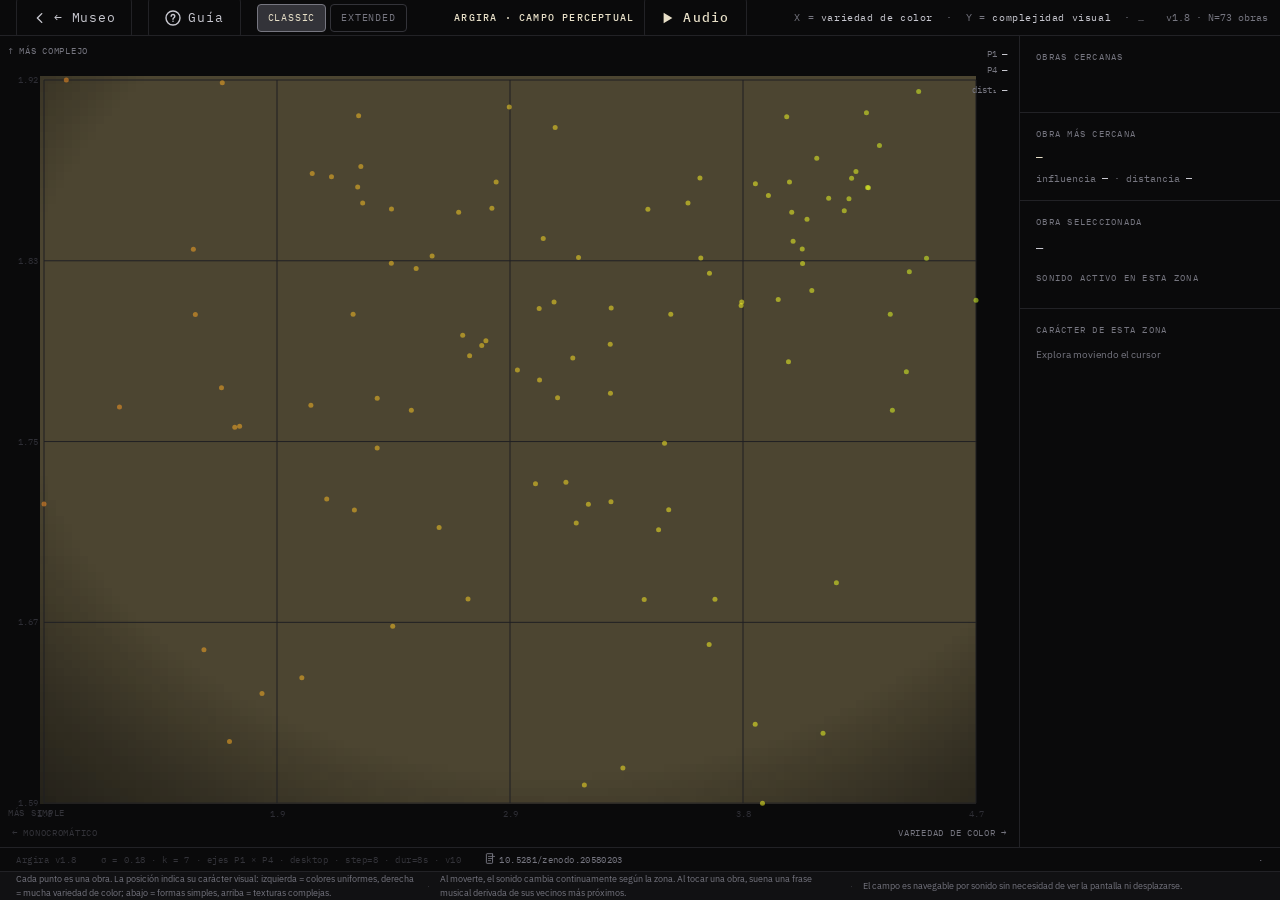
<file: index.html>
<!DOCTYPE html>
<html lang="es">
<head>
<meta charset="UTF-8">
<meta name="viewport" content="width=device-width, initial-scale=1.0">
<title>Argira — Campo Perceptual</title>
<style>
  @import url('https://fonts.googleapis.com/css2?family=IBM+Plex+Mono:wght@300;400;500&family=IBM+Plex+Sans:wght@300;400&display=swap');

  *, *::before, *::after { box-sizing: border-box; margin: 0; padding: 0; }

  /* SKIP LINK — WCAG 2.4.1
     VoiceOver iOS lee skip-links aunque no reciban foco por teclado.
     clip-path/clip es el patrón correcto: oculta visualmente pero
     mantiene el nodo en el árbol de accesibilidad. */
  .skip-link {
    position: absolute;
    top: 8px;
    left: 16px;
    z-index: 9999;
    padding: 10px 18px;
    background: #e8e0c8;
    color: #0a0a0b;
    font-family: 'IBM Plex Mono', monospace;
    font-size: 13px;
    font-weight: 500;
    border-radius: 4px;
    text-decoration: none;
    clip: rect(0 0 0 0);
    clip-path: inset(50%);
    white-space: nowrap;
    overflow: hidden;
    width: 1px;
    height: 1px;
  }
  .skip-link:focus {
    clip: auto;
    clip-path: none;
    width: auto;
    height: auto;
    overflow: visible;
    white-space: normal;
    outline: 3px solid #e8c84a;
    outline-offset: 2px;
  }

  /* BOTÓN VOLVER AL MUSEO — dentro del header, no fixed */
  #btn-volver-museo {
    display: flex;
    align-items: center;
    gap: 7px;
    padding: 10px 16px;
    min-height: 44px;
    background: transparent;
    border: 1.5px solid var(--border);
    border-radius: 6px;
    color: var(--text);
    font-family: var(--mono);
    font-size: 13px;
    letter-spacing: 0.06em;
    text-decoration: none;
    cursor: pointer;
    white-space: nowrap;
    flex-shrink: 0;
    transition: background 0.15s, color 0.15s, border-color 0.15s;
  }
  #btn-volver-museo:hover {
    background: var(--accent);
    color: #0a0a0b;
    border-color: var(--accent);
  }
  #btn-volver-museo:focus-visible {
    background: var(--accent);
    color: #0a0a0b;
    border-color: var(--accent);
    outline: 3px solid #e8c84a;
    outline-offset: 2px;
  }

  :root {
    --bg:       #0a0a0b;
    --surface:  #111113;
    --border:   #222226;
    --dim:      #333339;
    --text:     #c8c8d0;
    --muted:    #767680; /* era #55555f — ratio 3.6:1 → ahora ≈4.6:1 AA */
    --accent:   #e8e0c8;
    --cursor:   #ffffff;
    --heat-lo:  #1a2a3a;
    --heat-hi:  #4a3a1a;
    --mono: 'IBM Plex Mono', monospace;
    --sans: 'IBM Plex Sans', sans-serif;
  }

  html, body {
    height: 100%;
    background: var(--bg);
    color: var(--text);
    font-family: var(--mono);
    font-size: 12px;
    line-height: 1.5;
    overflow: hidden;
    overscroll-behavior: none;
  }

  #app {
    display: grid;
    grid-template-columns: 1fr 260px;
    grid-template-rows: 36px 1fr 24px auto;
    grid-template-areas:
      "header  header"
      "canvas  panel"
      "footer  footer"
      "desc    desc";
    /* 100dvh (no svh): #app debe cubrir siempre la pantalla VISIBLE real,
       incluso cuando la barra de Chrome se oculta y el viewport crece —
       si no, queda un hueco debajo y la página entera hace scroll.
       El mapa no salta por esto: mapWrap/panel usan svh (ver más abajo),
       así que aunque #app crezca un poco, ellos no fluctúan; solo puede
       quedar un margen inerte que overflow:hidden en body ya contiene. */
    height: 100dvh;
    gap: 0;
  }

  /* HEADER */
  header {
    grid-area: header;
    display: flex;
    align-items: center;
    padding: 0 12px 0 16px;
    border-bottom: 1px solid var(--border);
    gap: 16px;
    overflow: hidden;
  }
  .logo {
    display: none; /* oculto temporalmente — rollback: cambiar a display:block */
  }
  .header-axes {
    font-size: 10px;
    color: var(--muted);
    letter-spacing: 0.06em;
    overflow: hidden;
    text-overflow: ellipsis;
    white-space: nowrap;
    flex: 1;
    min-width: 0;
  }
  .header-axes span { color: var(--text); }
  .header-right {
    font-size: 10px;
    color: var(--muted);
    white-space: nowrap;
    flex-shrink: 0;
  }
  @media (max-width: 700px), (pointer: coarse) {
    .header-axes { display: none; }
    .header-right { display: none; }
    #btn-volver-museo { font-size: 12px; padding: 8px 10px; gap: 0; }
    #btn-volver-museo .label-long { display: none; }
  }
  /* label responsivo — breakpoint ampliado para cubrir móviles landscape y tablets */
  .label-short { display: none; }
  @media (max-width: 960px) {
    .label-long  { display: none; }
    .label-short { display: inline; }
  }

  /* CANVAS AREA */
  #mapWrap {
    grid-area: canvas;
    position: relative;
    overflow: hidden;
    border-right: 1px solid var(--border);
    min-height: 0;
    touch-action: none; /* impide que Android interprete el gesto como scroll */
  }
  canvas {
    display: block;
    width: 100%;
    height: 100%;
    touch-action: none;
    cursor: none; /* cursor personalizado: solo en el área del mapa, no en controles */
  }

  /* MAP NODES — foco visible para teclado / AT (WCAG 2.4.7)
     El outline se renderiza aunque el botón tenga opacity:0.
     No requiere lógica canvas — CSS puro, más simple y fiable. */
  #map-overlay,
  .map-node {
    touch-action: none;
  }
  .map-node:focus-visible {
    outline: 2px solid #e8c84a;
    outline-offset: 2px;
    border-radius: 50%;
  }

  /* AXIS LABELS on canvas */
  .axis-label {
    position: absolute;
    font-family: var(--mono);
    font-size: 9px;
    color: var(--muted);
    letter-spacing: 0.08em;
    pointer-events: none;
    text-transform: uppercase;
  }
  #axisX { bottom: 8px; right: 12px; }
  #axisY { top: 8px; left: 8px; }
  #axisX-lo { bottom: 8px; left: 12px; color: var(--dim); }
  #axisY-lo { bottom: 28px; left: 8px; color: var(--dim); }

  /* COORDINATES */
  #coords {
    position: absolute;
    top: 10px;
    right: 12px;
    font-size: 9px;
    color: var(--muted);
    text-align: right;
    pointer-events: none;
    line-height: 1.8;
  }
  #coords .val { color: var(--text); }

  /* SIDE PANEL */
  #panel {
    grid-area: panel;
    display: flex;
    flex-direction: column;
    overflow: hidden;
    min-height: 0;
    min-width: 0;
  }

  .panel-section {
    padding: 14px 16px;
    border-bottom: 1px solid var(--border);
    min-width: 0;
    overflow-wrap: anywhere;
  }
  .panel-label {
    font-size: 9px;
    letter-spacing: 0.14em;
    color: var(--muted);
    text-transform: uppercase;
    margin-bottom: 10px;
  }

  /* DOMINANT WORK — fila: texto a la izquierda, miniatura a la derecha.
     Tamaño en em (no px fijo) para escalar con el tamaño de fuente del
     contexto: más grande en desktop, compacta en móvil. Se mantiene
     acotada al alto natural del bloque de texto (título + score) para
     no aumentar la altura de la fila del panel: en desktop #panel
     comparte fila 1fr con #mapWrap, así que cualquier crecimiento del
     panel encoge el mapa y "mueve" los puntos dibujados. */
  #dominantRow {
    display: flex;
    align-items: flex-start;
    gap: 10px;
  }
  #dominantTextCol {
    flex: 1;
    min-width: 0;
  }
  /* #dominantImgWrap eliminado del HTML (ver comentario junto a #dominantRow):
     su carga asíncrona coincidía con el resize del mapa al soltar el touch. */

  #dominantTitle {
    font-size: 11px;
    color: var(--accent);
    font-weight: 500;
    line-height: 1.4;
    margin-bottom: 6px;
    word-break: break-word;
  }
  #dominantScore {
    font-size: 10px;
    color: var(--muted);
  }
  #dominantScore span { color: var(--text); }

  /* NEIGHBOURS */
  #neighbours {
    display: flex;
    flex-direction: column;
    gap: 8px;
    max-height: 220px;
    overflow-y: auto;
    padding: 14px 16px;
  }
  .neighbour-row {
    display: grid;
    grid-template-columns: 1fr auto;
    gap: 4px;
    align-items: center;
  }
  .n-label {
    font-size: 10px;
    color: var(--text);
    white-space: nowrap;
    overflow: hidden;
    text-overflow: ellipsis;
  }
  .n-weight {
    font-size: 10px;
    color: var(--muted);
    text-align: right;
    min-width: 36px;
  }
  .n-bar-wrap {
    grid-column: 1 / -1;
    height: 2px;
    background: var(--border);
    border-radius: 1px;
  }
  .n-bar {
    height: 100%;
    background: var(--accent);
    border-radius: 1px;
    transition: width 0.12s ease;
  }

  /* SONIC PARAMS */
  .sonic-grid {
    display: grid;
    grid-template-columns: auto 1fr auto;
    gap: 3px 8px;
    align-items: center;
  }
  .s-key { font-size: 9px; color: var(--muted); }
  .s-bar-wrap { height: 2px; background: var(--border); border-radius: 1px; }
  .s-bar { height: 100%; background: var(--dim); border-radius: 1px; transition: width 0.12s ease; }
  .s-val { font-size: 9px; color: var(--text); text-align: right; }

  /* REGION */
  #regionText {
    font-size: 10px;
    color: var(--muted);
    line-height: 1.6;
    font-family: var(--sans);
    word-break: break-word;
    overflow-wrap: anywhere;
  }

  /* ANCHOR IMAGE — caja de preview grande eliminada del HTML (ver comentario
     junto a #anchorSection): recortaba la imagen (object-fit:cover en
     80/120px) y su carga asíncrona coincidía con el resize del mapa al
     soltar el touch. Solo se conserva el título. */

  #dominantTitle, #anchorTitle {
    word-break: break-word;
    overflow-wrap: anywhere;
    white-space: normal;
  }

  /* FOOTER PINNED */
  #pinnedState {
    display: none;
    gap: 6px;
    align-items: center;
    flex-shrink: 1;
    min-width: 0;
    max-width: 45%;
    overflow: hidden;
  }
  #pinnedTitle {
    color: var(--text);
    letter-spacing: 0.04em;
    overflow: hidden;
    text-overflow: ellipsis;
    white-space: nowrap;
    min-width: 0;
  }

  /* STATUS BAR */
  footer {
    grid-area: footer;
    display: flex;
    align-items: center;
    padding: 0 16px;
    border-top: 1px solid var(--border);
    gap: 24px;
    font-size: 9px;
    color: var(--muted);
    letter-spacing: 0.06em;
    overflow: hidden;
    min-width: 0;
  }
  footer span { color: var(--dim); }
  #status { margin-left: auto; flex-shrink: 0; }
  /* modeLabel: texto informativo largo (σ, k, ejes) — se trunca antes que
     forzar el ensanche del footer al aparecer pinnedState al soltar. */
  #modeLabel {
    flex-shrink: 1;
    min-width: 0;
    overflow: hidden;
    text-overflow: ellipsis;
    white-space: nowrap;
  }
  /* ── MÓVIL: layout vertical + bottom sheet ─────────────── */
  @media (max-width: 700px), (pointer: coarse) {
    #app {
      grid-template-columns: 1fr;
      /* mapWrap y panel usan alturas fijas en svh (small viewport height:
         el tamaño MÁS PEQUEÑO posible, con la barra de Chrome visible).
         svh no cambia cuando la barra se oculta/muestra al tocar la
         pantalla — a diferencia de dvh, que sí fluctúa con cada touch y
         disparaba un resize real del canvas justo al soltar el dedo. */
      grid-template-rows: 36px 62svh 22svh 24px auto;
      grid-template-areas:
        "header"
        "canvas"
        "panel"
        "footer"
        "desc";
    }
    #mapWrap {
      border-right: none;
      border-bottom: 1px solid var(--border);
      height: 62svh;
      min-height: 0;
      min-width: 0;
    }
    #panel {
      grid-row: 3;
      height: 22svh;
      min-height: 80px;
      overflow-y: auto;
      overflow-x: hidden;
      border-top: 2px solid var(--border);
      flex-direction: column;
      flex-wrap: nowrap;
      background: var(--surface);
      position: relative;
    }
    /* panel drag handle visual — aria-hidden, el botón real está en HTML */
    /* DESACTIVADO: caja gris visible debajo del mapa — comentado a petición.
       Para reactivar, descomentar el bloque de abajo. */
    /*
    #panel::before {
      content: '';
      display: block;
      width: 40px;
      height: 4px;
      background: var(--dim);
      border-radius: 2px;
      margin: 8px auto 4px;
      flex-shrink: 0;
      flex-basis: 100%;
      pointer-events: none;
    }
    */
    #panel-toggle-btn {
      position: absolute;
      top: 0; left: 0; right: 0;
      height: 24px;
      background: transparent;
      border: none;
      cursor: ns-resize;
      z-index: 1;
    }
    #panel-toggle-btn:focus {
      outline: 2px solid #e8c84a;
      outline-offset: -2px;
    }
    /* Altura fija siempre — antes crecía a 55dvh y encogía #mapWrap (1fr),
       lo que disparaba resize() del canvas y "movía" los puntos del mapa.
       Ahora el panel no cambia de tamaño; solo se hace scroll interno
       (#panel ya tiene overflow-y:auto) para ver más contenido. */
    #panel.expanded { height: 22svh; }
    .panel-section { flex: 0 0 auto; width: 100%; border-right: none; }
    #dominantTitle { font-size: 10px; }
    /* Antes oculto (display:none) hasta expandir el panel — con el panel
       ahora en columna con scroll único, se muestra siempre pero con
       altura propia acotada + scroll interno, para no empujar el resto
       de secciones fuera de vista. */
    #neighbours { max-height: 78px; overflow-y: auto; flex: 0 0 auto; }
    footer { font-size: 8px; gap: 8px; padding: 0 8px; }
  }

  /* DESCRIPTION BAR — collapsible on mobile */
  #descBar {
    grid-area: desc;
    display: flex;
    align-items: stretch;
    border-top: 1px solid var(--border);
    background: var(--surface);
    font-size: 9px;
    color: var(--muted);
    line-height: 1.55;
    font-family: var(--sans);
    overflow: hidden;
  }
  /* Toggle button — hidden on desktop */
  #descToggle {
    display: none;
  }
  #descContent {
    display: flex;
    align-items: center;
    padding: 0 16px;
    gap: 10px;
    flex: 1;
  }
  #descBar .desc-sep {
    color: var(--dim);
    flex-shrink: 0;
  }
  #descBar .desc-block {
    flex: 1;
  }
  @media (max-width: 700px), (pointer: coarse) {
    #descBar {
      font-size: 8px;
      flex-direction: column;
    }
    #descToggle {
      display: flex;
      align-items: center;
      justify-content: space-between;
      padding: 0 10px;
      min-height: 28px;
      background: transparent;
      border: none;
      color: var(--muted);
      font-family: var(--mono);
      font-size: 8px;
      letter-spacing: 0.08em;
      text-transform: uppercase;
      cursor: pointer;
      width: 100%;
      text-align: left;
    }
    #descToggle:focus {
      outline: 2px solid #e8c84a;
      outline-offset: -2px;
    }
    #descToggle .desc-chevron {
      font-size: 10px;
      transition: transform 0.2s;
      color: var(--dim);
    }
    #descBar.open #descToggle .desc-chevron { transform: rotate(180deg); }
    #descContent {
      display: none;
      flex-direction: column;
      padding: 0 10px 10px;
      gap: 6px;
      align-items: flex-start;
    }
    #descBar.open #descContent { display: flex; }
    #descBar .desc-sep { display: none; }
    #descBar .desc-block { flex: none; }
  }

  /* ── SELECTOR DE MODO ───────────────────────────────── */
  #mode-selector {
    display: flex;
    align-items: center;
    gap: 4px;
    flex-shrink: 0;
  }
  .mode-btn {
    padding: 5px 10px;
    min-height: 28px;
    background: transparent;
    border: 1px solid var(--dim);
    border-radius: 4px;
    color: var(--muted);
    font-family: var(--mono);
    font-size: 10px;
    letter-spacing: 0.08em;
    text-transform: uppercase;
    cursor: pointer;
    white-space: nowrap;
    transition: background 0.15s, color 0.15s, border-color 0.15s;
  }
  .mode-btn:hover {
    border-color: var(--muted);
    color: var(--text);
  }
  .mode-btn.active {
    background: var(--dim);
    border-color: var(--muted);
    color: var(--accent);
  }
  .mode-btn:focus-visible {
    outline: 2px solid #e8c84a;
    outline-offset: 2px;
  }
  @media (max-width: 700px), (pointer: coarse) {
    #mode-selector { gap: 3px; }
    .mode-btn { font-size: 9px; padding: 4px 7px; }
  }

  /* ── BOTÓN AYUDA EN HEADER ──────────────────────────── */
  #btn-ayuda {
    display: flex;
    align-items: center;
    gap: 7px;
    padding: 10px 16px;
    min-height: 44px;
    background: transparent;
    border: 1.5px solid var(--border);
    border-radius: 6px;
    color: var(--text);
    font-family: var(--mono);
    font-size: 13px;
    letter-spacing: 0.06em;
    cursor: pointer;
    white-space: nowrap;
    flex-shrink: 0;
    transition: background 0.15s, color 0.15s, border-color 0.15s;
  }
  #btn-ayuda:hover {
    background: var(--dim);
    border-color: var(--muted);
  }
  #btn-ayuda:focus-visible {
    outline: 3px solid #e8c84a;
    outline-offset: 2px;
  }

  /* ── BACKDROP ───────────────────────────────────────── */
  #ayuda-backdrop {
    position: fixed;
    inset: 0;
    background: rgba(0,0,0,0.72);
    z-index: 10000;
    backdrop-filter: blur(2px);
    animation: backdropIn 0.18s ease;
  }
  @keyframes backdropIn { from { opacity: 0; } to { opacity: 1; } }

  /* ── MODAL ──────────────────────────────────────────── */
  #ayuda-modal {
    position: fixed;
    top: 50%;
    left: 50%;
    transform: translate(-50%, -50%);
    z-index: 10001;
    width: min(560px, calc(100vw - 24px));
    background: var(--surface);
    border: 1px solid var(--dim);
    border-radius: 6px;
    box-shadow: 0 24px 64px rgba(0,0,0,0.7);
    animation: modalIn 0.2s cubic-bezier(0.16,1,0.3,1);
    outline: none;
  }
  @keyframes modalIn {
    from { opacity: 0; transform: translate(-50%, calc(-50% + 12px)); }
    to   { opacity: 1; transform: translate(-50%, -50%); }
  }

  #ayuda-inner {
    padding: 26px 28px 24px;
  }

  /* Header del modal */
  #ayuda-header {
    display: flex;
    align-items: center;
    margin-bottom: 18px;
  }
  #ayuda-titulo {
    font-size: 13px;
    font-weight: 500;
    letter-spacing: 0.14em;
    color: var(--accent);
    text-transform: uppercase;
  }
  #ayuda-close {
    display: flex;
    align-items: center;
    justify-content: center;
    gap: 8px;
    width: 100%;
    min-height: 44px;
    margin-top: 8px;
    background: transparent;
    border: 1.5px solid var(--border);
    border-radius: 6px;
    color: var(--muted);
    cursor: pointer;
    font-family: var(--mono);
    font-size: 13px;
    letter-spacing: 0.08em;
    transition: color 0.12s, border-color 0.12s, background 0.12s;
  }
  #ayuda-close:hover { color: var(--text); border-color: var(--muted); background: var(--dim); }
  #ayuda-close:focus-visible { outline: 3px solid #e8c84a; outline-offset: 2px; }

  /* Lista de pasos */
  #ayuda-pasos {
    list-style: none;
    display: flex;
    flex-direction: column;
    gap: 20px;
    margin-bottom: 24px;
  }
  #ayuda-pasos li {
    display: grid;
    grid-template-columns: 24px 1fr;
    gap: 12px;
    align-items: start;
    font-size: 15px;
    color: var(--text);
    line-height: 1.7;
    font-family: var(--sans);
  }
  .ayuda-num {
    font-family: var(--mono);
    font-size: 11px;
    color: var(--muted);
    letter-spacing: 0.06em;
    padding-top: 3px;
  }
  #ayuda-pasos strong { color: var(--accent); font-weight: 500; }

  /* Botón escuchar */
  #ayuda-audio-btn {
    display: flex;
    align-items: center;
    gap: 7px;
    width: 100%;
    padding: 11px 16px;
    background: transparent;
    border: 1px solid var(--dim);
    border-radius: 4px;
    color: var(--muted);
    font-family: var(--mono);
    font-size: 12px;
    letter-spacing: 0.08em;
    cursor: pointer;
    margin-bottom: 20px;
    transition: color 0.12s, border-color 0.12s, background 0.12s;
  }
  #ayuda-audio-btn:hover { color: var(--text); border-color: var(--muted); }
  #ayuda-audio-btn.playing { color: var(--accent); border-color: var(--accent); }
  #ayuda-audio-btn:focus-visible { outline: 3px solid #e8c84a; outline-offset: 2px; }

  /* NAV — logo-group, btn-audio-header */
  .logo-group {
    display: flex;
    align-items: center;
    gap: 10px;
    flex-shrink: 0;
  }

  /* ── BLOQUE CENTRAL HEADER ──────────────────────────── */
  .header-center-block {
    display: flex;
    align-items: center;
    gap: 10px;
    flex: 1;
    justify-content: center;
    min-width: 0;
    overflow: hidden;
  }
  .header-title-text {
    font-size: 10px;
    font-family: var(--mono);
    color: var(--accent);
    letter-spacing: 0.12em;
    font-weight: 500;
    white-space: nowrap;
    overflow: hidden;
    text-overflow: ellipsis;
    flex-shrink: 1;
    min-width: 0;
  }
  @media (max-width: 700px), (pointer: coarse) {
    .header-title-text { display: none; }
    .header-center-block { justify-content: flex-start; flex: 0 0 auto; }
  }
  #btn-audio-header {
    display: flex;
    align-items: center;
    gap: 8px;
    padding: 10px 16px;
    min-height: 44px;
    background: transparent;
    border: 1.5px solid var(--border);
    border-radius: 6px;
    color: var(--accent);
    font-family: var(--mono);
    font-size: 13px;
    font-weight: 500;
    letter-spacing: 0.10em;
    cursor: pointer;
    white-space: nowrap;
    flex-shrink: 1;
    min-width: 0;
    max-width: 260px;
    transition: background 0.15s, color 0.15s, border-color 0.15s;
  }
  #btn-audio-header:hover { background: var(--accent); color: #0a0a0b; border-color: var(--accent); }
  #btn-audio-header:focus-visible { outline: 3px solid #e8c84a; outline-offset: 2px; }
  #btn-audio-header[aria-pressed="true"] {
    background: var(--dim);
    border-color: var(--muted);
    color: var(--accent);
  }

</style>
<link rel="stylesheet" href="explorer.css">
</head>



  <body>
<!-- Título de página para VoiceOver — visualmente oculto, siempre en árbol AT -->
<h1 style="position:absolute;clip:rect(0 0 0 0);clip-path:inset(50%);width:1px;height:1px;overflow:hidden;white-space:nowrap;">Argira, Campo Perceptual</h1>
<!-- NAVEGACIÓN ACCESIBLE — dos patrones distintos:
     skip-to-museum : gateway externo → lleva al contexto padre (museo)
     skip-to-panel  : skip link interno → accesibilidad intra-app (WCAG 2.4.1) -->
<a class="skip-link" href="https://argira.eus/argira-sonification/" id="skip-to-museum">Ir al Museo Accesible Argira</a>
<!-- Región de anuncio para lectores de pantalla — invisible, siempre presente -->
<div id="sr-announcer"
     role="status"
     aria-live="polite"
     aria-atomic="true"
     style="position:absolute;left:-999px;width:1px;height:1px;overflow:hidden;"></div>
<a class="skip-link" href="#panel" id="skip-to-panel">Ir al panel de estado</a>

<div id="app" role="application" aria-label="Campo perceptual interactivo de Argira">

  <header>
    <!-- Orden DOM = orden de tabulación para lectores de pantalla:
         1. Volver al museo  2. Guía  3. Audio/Campo perceptual -->
    <a id="btn-volver-museo"
       href="https://argira.eus/argira-sonification/"
       aria-label="Volver al Museo Accesible de Argira, sonificación de pinturas con VoiceOver y TalkBack">
      <svg width="14" height="14" viewBox="0 0 16 16" fill="none" aria-hidden="true">
        <path d="M10 3L5 8l5 5" stroke="currentColor" stroke-width="1.6" stroke-linecap="round" stroke-linejoin="round"/>
      </svg>
      <span class="label-long" aria-hidden="true">← Museo</span>
    </a>
    <button id="btn-ayuda"
            aria-label="Guía de uso accesible"
            aria-haspopup="dialog"
            aria-expanded="false">
      <svg width="16" height="16" viewBox="0 0 16 16" fill="none" aria-hidden="true">
        <circle cx="8" cy="8" r="7" stroke="currentColor" stroke-width="1.4"/>
        <path d="M6.2 6.3c0-1 .8-1.8 1.8-1.8s1.8.8 1.8 1.8c0 .8-.5 1.3-1.1 1.7C8.1 8.4 8 8.8 8 9.3" stroke="currentColor" stroke-width="1.4" stroke-linecap="round"/>
        <circle cx="8" cy="11.2" r=".75" fill="currentColor"/>
      </svg>
      Guía
    </button>
    <div id="mode-selector" role="group" aria-label="Selector de modo sonoro">
      <button class="mode-btn active" id="btn-mode-classic"
              aria-pressed="true"
              title="Modo classic: solo capa C1">classic</button>
      <button class="mode-btn" id="btn-mode-extended"
              aria-pressed="false"
              title="Modo extended: C1 + C2 + C3 + C4">extended</button>
    </div>
    <div class="header-center-block">
      <span class="header-title-text" aria-label="Argira · Campo Perceptual">
        <span class="label-long" aria-hidden="true">ARGIRA · CAMPO PERCEPTUAL</span>
        <span class="label-short" aria-hidden="true">ARGIRA</span>
      </span>
      <button id="btn-audio-header"
              aria-label="Iniciar campo perceptual de audio, explora obras con sonido"
              aria-pressed="false"
              title="Activar / desactivar audio del campo perceptual">
        <svg width="14" height="14" viewBox="0 0 16 16" fill="none" aria-hidden="true">
          <polygon points="3,2 13,8 3,14" fill="currentColor"/>
        </svg>
        <span class="label-long" aria-hidden="true">Audio</span>
        <span class="label-short" aria-hidden="true">Campo perceptual</span>
      </button>
    </div>
    <div class="logo">Mapa perceptual</div>
    <div class="header-axes">
      X = <span>variedad de color</span> &nbsp;·&nbsp;
      Y = <span>complejidad visual</span> &nbsp;·&nbsp;
      arriba = mayor complejidad
    </div>
    <div class="header-right">v1.8 · N=73 obras</div>
  </header>

  <div id="mapWrap" role="group" aria-label="Mapa perceptual de obras. 73 obras navegables. Desliza para explorar. Pulsa Enter para abrir una obra." tabindex="0">
    <canvas id="map" aria-hidden="true"></canvas>
    <div class="axis-label" id="axisX" aria-hidden="true">variedad de color →</div>
    <div class="axis-label" id="axisX-lo" aria-hidden="true">← monocromático</div>
    <div class="axis-label" id="axisY" aria-hidden="true">↑ más complejo</div>
    <div class="axis-label" id="axisY-lo" aria-hidden="true">más simple</div>
    <div id="coords" aria-hidden="true">
      <div>P1 <span class="val" id="cP1">—</span></div>
      <div>P4 <span class="val" id="cP4">—</span></div>
      <div style="margin-top:4px">dist₁ <span class="val" id="cDist">—</span></div>
    </div>
  </div>

  <section id="panel" tabindex="-1" aria-label="Estado del campo perceptual">
    <button id="panel-toggle-btn" aria-expanded="false" aria-controls="panel" aria-label="Expandir panel de información" hidden></button>

    <div class="panel-section" style="padding-bottom:10px" role="group" aria-label="Obras cercanas">
      <div class="panel-label" aria-hidden="true">Obras cercanas</div>
      <div id="neighbours"></div>
    </div>

    <div class="panel-section" role="group" aria-label="Obra más cercana">
      <div class="panel-label" aria-hidden="true">Obra más cercana</div>
      <div id="dominantRow">
        <div id="dominantTextCol">
          <div id="dominantTitle">—</div>
          <div id="dominantScore" aria-hidden="true">influencia <span id="dWeight">—</span> · distancia <span id="dDist">—</span></div>
        </div>
        <!-- Miniatura desactivada: su carga asíncrona coincidía con el
             resize del mapa al soltar el touch, causando un ensanche
             visible. Ver guards en updatePanel() (elDominantImgWrap). -->
        <!--
        <div id="dominantImgWrap" class="img-hidden" aria-hidden="true">
          <img id="dominantImg" src="" alt="" />
        </div>
        -->
      </div>
    </div>

    <div id="anchorSection" class="panel-section" style="padding-bottom:0;border-bottom:none">
      <div class="panel-label" aria-hidden="true">Obra seleccionada</div>
      <div id="anchorTitle">—</div>
      <!-- Caja de preview grande desactivada: recortaba la imagen
           (object-fit:cover en 80/120px) y contribuía al mismo ensanche
           del panel al soltar el touch. Ver guards en setAnchorFromHover(). -->
      <!--
      <div id="anchorImgWrap" class="img-hidden" aria-hidden="true">
        <img id="anchorImg" src="" alt="" />
      </div>
      -->
    </div>

    <div class="panel-section" role="group" aria-label="Parámetros sonoros activos">
      <div class="panel-label" aria-hidden="true">Sonido activo en esta zona</div>
      <div class="sonic-grid" id="sonicGrid"></div>
    </div>

    <div class="panel-section" style="border-bottom:none" role="group" aria-label="Carácter de la zona">
      <div class="panel-label" aria-hidden="true">Carácter de esta zona</div>
      <div id="regionText">Explora moviendo el cursor</div>
    </div>
  </section>

  <footer>
    <span aria-hidden="true">Argira v1.8</span>
    <div id="pinnedState" style="display:none" role="status" aria-live="polite" aria-label="Obra seleccionada">
      <span style="color:var(--accent)" aria-hidden="true">▶</span>
      <span id="pinnedTitle" style="color:var(--text);letter-spacing:0.04em"></span>
    </div>
    <span id="modeLabel" aria-hidden="true">σ = 0.18 · k = 7 · ejes P1 × P4</span>
    <a href="https://doi.org/10.5281/zenodo.20580203" target="_blank" rel="noopener noreferrer" style="color:var(--muted);text-decoration:none;letter-spacing:0.04em;" aria-label="Registro en Zenodo, DOI 10.5281/zenodo.20580203">
      <svg width="11" height="11" viewBox="0 0 16 16" fill="none" aria-hidden="true" focusable="false" style="vertical-align:-1px;margin-right:3px"><rect x="2" y="1" width="9" height="14" rx="1" stroke="currentColor" stroke-width="1.4"/><path d="M5 5h5M5 8h5M5 11h3" stroke="currentColor" stroke-width="1.2" stroke-linecap="round"/><path d="M11 1v4h3" stroke="currentColor" stroke-width="1.2" stroke-linecap="round" stroke-linejoin="round"/></svg>10.5281/zenodo.20580203</a>
    <div id="status" role="status" aria-live="polite" aria-label="Estado" aria-hidden="true">·</div>
  </footer>

  <div id="descBar">
    <button id="descToggle"
            aria-expanded="false"
            aria-controls="descContent"
            aria-label="Cómo funciona este campo, contraído. Activar para leer la descripción">
      <span aria-hidden="true">Cómo funciona este campo</span>
      <span class="desc-chevron" aria-hidden="true">▾</span>
    </button>
    <div id="descContent" aria-hidden="true">
      <span class="desc-block">
        Cada punto es una obra. La posición indica su carácter visual: izquierda = colores uniformes, derecha = mucha variedad de color; abajo = formas simples, arriba = texturas complejas.
      </span>
      <span class="desc-sep">·</span>
      <span class="desc-block">
        Al moverte, el sonido cambia continuamente según la zona. Al tocar una obra, suena una frase musical derivada de sus vecinos más próximos.
      </span>
      <span class="desc-sep">·</span>
      <span class="desc-block">
        El campo es navegable por sonido sin necesidad de ver la pantalla ni desplazarse.
      </span>
    </div>
  </div>

  <div id="ayuda-backdrop" hidden aria-hidden="true"></div>

</div><!-- /#app -->
<div id="ayuda-modal"
     role="dialog"
     aria-modal="true"
     aria-labelledby="ayuda-titulo"
     aria-describedby="ayuda-pasos"
     tabindex="-1"
     hidden>
  <div id="ayuda-inner">
    <div id="ayuda-header">
      <span id="ayuda-titulo">Guía rápida</span>
    </div>
    <button id="ayuda-audio-btn">
      <svg id="ayuda-audio-icon" width="13" height="13" viewBox="0 0 16 16" fill="none" aria-hidden="true">
        <polygon points="3,2 13,8 3,14" fill="currentColor"/>
      </svg>
      <span id="ayuda-audio-label">Escuchar guía</span>
    </button>
    <ol id="ayuda-pasos" aria-label="Pasos para usar el campo perceptual">
      <li>
        <span class="ayuda-num" aria-hidden="true">1</span>
        <span><strong>Mueve el cursor</strong> (o el dedo) por la pantalla. El sonido cambia en tiempo real según la zona.</span>
      </li>
      <li>
        <span class="ayuda-num" aria-hidden="true">2</span>
        <span>Cada <strong>punto es una obra de arte</strong>. La posición refleja su carácter visual: izquierda = colores uniformes, derecha = mucha variedad; abajo = formas simples, arriba = texturas complejas.</span>
      </li>
      <li>
        <span class="ayuda-num" aria-hidden="true">3</span>
        <span><strong>Toca un punto</strong> para ver la obra en el panel. <strong>Doble toque</strong> abre la obra con sus controles: escuchar, información e imagen.</span>
      </li>
      <li>
        <span class="ayuda-num" aria-hidden="true">4</span>
        <span>El panel inferior describe la <strong>obra más cercana</strong> y los parámetros sonoros de esa zona.</span>
      </li>
      <li>
        <span class="ayuda-num" aria-hidden="true">5</span>
        <span>Puedes usar el campo <strong>solo con sonido</strong>, sin necesidad de ver la pantalla.</span>
      </li>
    </ol>
    <button id="ayuda-close" aria-label="Cerrar guía">
      <svg width="14" height="14" viewBox="0 0 16 16" fill="none" aria-hidden="true">
        <path d="M3 3l10 10M13 3L3 13" stroke="currentColor" stroke-width="1.6" stroke-linecap="round"/>
      </svg>
      Cerrar
    </button>
  </div>
</div>

<script>
// ══════════════════════════════════════════════════════════════════════
//  ARGIRA · CAMPO PERCEPTUAL v10 — ESPECIFICACIÓN DE INVARIANTES
//
//  Este bloque define los contratos del sistema. Son precondiciones que
//  deben preservarse ante cualquier cambio de código. Si una invariante
//  se rompe, la consistencia perceptual del instrumento se degrada.
//
//  FÍSICA (no negociable — define geometría del campo)
//  ───────────────────────────────────────────────────
//  F1. P-space es estático: los rangos P1_MIN/P1_MAX/P4_MIN/P4_MAX se
//      derivan del catálogo una sola vez en runtime. No cambian durante
//      la sesión. Si el catálogo se amplia en sesión, se requiere flush
//      completo de anchorHistory (sus nodos están normalizados contra
//      los rangos del momento del push, no contra rangos futuros).
//
//  F2. query(p1, p4) es función pura: no modifica estado, no depende de
//      anchorHistory, anchorState ni hoverState. Dado (p1,p4), devuelve
//      siempre el mismo resultado con el mismo catálogo. Esta propiedad
//      garantiza reproducibilidad del campo entre sesiones y usuarios.
//
//  F3. _historyDistP usa normP1/normP4 globales. Si F1 se rompe,
//      _historyDistP produce distancias inconsistentes entre nodos
//      empujados antes y después del cambio de rango → "ghost nodes".
//
//  MEMORIA (capa fenomenológica — no input del kernel)
//  ────────────────────────────────────────────────────
//  M1. anchorHistory es traza del observador, no deformación del campo.
//      Ninguna función de query, kernel o síntesis puede leerla.
//      Su único rol es visual (drawHistory) y de thinning interno.
//
//  M2. HISTORY_MIN_DIST define la resolución mínima de la memoria
//      espacial. Reducirlo aumenta densidad de trayectoria pero puede
//      saturar el soft cap y degradar el thinning. Valor actual: 0.08.
//
//  M3. nodeAlpha(i) usa t = i/(n-1), nunca i ni i/HISTORY_MAX.
//      Razón: t debe ser [0,1] independiente del tamaño de history.
//      i absoluto → decay explosivo al insertar nodos.
//      i/HISTORY_MAX → underflow cuando n < HISTORY_MAX.
//
//  EVENTOS (discretos — separados del continuo)
//  ─────────────────────────────────────────────
//  E1. hoverState en setAnchorFromHover es siempre resultado de al menos
//      un frame completo de query(). Garantizado por el buffer de input:
//      onMove escribe en ptrBuf (productor puro), rafLoop consume y
//      resuelve query() antes de asignar hoverState (consumidor único).
//      pointerup llega después del frame → hoverState ya es estable.
//
//  E2. commit = snapshot inmutable de hoverState en el instante del tap.
//      Una vez creado, ningún cambio de hoverState, cursor o catálogo
//      lo modifica. Visual y audio derivan del mismo objeto commit.
//
//  E3. playAnchor no lee hoverState ni anchorHistory. Solo usa commit.
//      Esto garantiza que el audio de un evento es reproducible dado
//      el mismo commit, independientemente del estado del cursor.
//
//  AUDIO (dos capas con contratos de no-interferencia)
//  ────────────────────────────────────────────────────
//  A1. Capa 1 (fieldOsc): función de hoverState + entropía local.
//      Nunca lee anchorState ni commit. Se inicia en primer pointerdown,
//      se detiene en pointerleave/cancel/hidden. No tiene memoria.
//
//  A2. Capa 2 (playAnchor/currentSource): función exclusiva del commit.
//      No modifica parámetros de Capa 1. La única interacción permitida
//      es jerárquica: commit duckea gain de Capa 1 (playAnchor → duck,
//      onended → restore). Esta asimetría (duck rápido, restore lento)
//      preserva la sensación de "campo que cede ante evento".
//
//  A3. La entropía es variable de estructura temporal (modFreq, modDepth),
//      no de energía global. La ganancia maestra de Capa 1 varía en rango
//      estrecho [0.04, 0.08] — suficiente para percepción en altavoz,
//      insuficiente para dominar sobre Capa 2. Si se amplía este rango,
//      verificar jerarquía perceptual en hardware de baja fidelidad.
//
//  EPISTEMOLOGÍA (capas de presentación — no afectan física)
//  ──────────────────────────────────────────────────────────
//  P1. drawCursorHalo codifica entropía como temperatura visual (color
//      cálido→frío) y geometría (radio, midStop). No introduce categorías
//      discretas. Si en el futuro se añade texto o iconografía sobre el
//      halo, se rompe la propiedad de "señal sin categoría".
//
//  P2. drawField() es estático entre resizes. El campo de densidad de
//      fondo no responde al cursor ni a anchorHistory. Cualquier layer
//      que añada dinámica al campo de fondo cambia su semántica de
//      "distribución objetiva del catálogo" a "respuesta al usuario".
//
//  P3. Las capas de render son aditivas y sin side effects:
//      drawField → drawCursorHalo → drawAxes → drawConnections →
//      drawWorks → drawHistory → drawAnchor → drawCursor.
//      Ninguna función de render modifica estado del motor.
// ══════════════════════════════════════════════════════════════════════

// ══════════════════════════════════════════════════════════════════════
//  DOM CONTRACT — checklist de mantenimiento estructural
//
//  Al añadir cualquier elemento interactivo, verificar:
//
//  D1. Todo getElementById tiene un ID existente en el HTML.
//      IDs activos: map, mapWrap, panel, panel-toggle-btn, cP1, cP4,
//      cDist, dominantTitle, dominantScore, dWeight, dDist, neighbours,
//      sonicGrid, regionText, anchorSection, anchorTitle, anchorImg,
//      anchorImgWrap, pinnedState, pinnedTitle, modeLabel, status,
//      descBar, descToggle, descContent, sr-announcer, btn-ayuda,
//      ayuda-modal, ayuda-backdrop, ayuda-close, ayuda-audio-btn,
//      ayuda-audio-label, ayuda-audio-icon, app.
//
//  D2. Todo tabindex="-1" tiene al menos un focus path documentado.
//      Activo: #panel (destino del skip link #skip-to-panel).
//
//  D3. Todo ID no referenciado se considera dead code — eliminar.
//
//  D4. Todo overlay (modal, drawer, tooltip) vive fuera de #app,
//      para que elApp.inert = true no lo bloquee.
//      Overlays actuales: #ayuda-modal (hermano de #app en <body>).
//      #ayuda-backdrop vive dentro de #app — es puramente visual,
//      no requiere interacción independiente del modal.
//
//  D5. Skip links: dos patrones distintos, no intercambiables:
//      #skip-to-museum → gateway externo (portal al contexto padre)
//      #skip-to-panel  → skip link intra-app (WCAG 2.4.1)
// ══════════════════════════════════════════════════════════════════════

// ══════════════════════════════════════════════════════
//  CATÁLOGO — 96 obras canónicas (coordenadas R⁶)
// ══════════════════════════════════════════════════════
const CATALOGUE = [{"id":"Anonimo_Flores_silvestres_ilustracion_1909","img":"Anonimo_Flores_silvestres_ilustracion_1909.jpg","wav":"Anonimo_Flores_silvestres_ilustracion_1909.wav","fractal_D":1.8724,"hue_mean":0.1159,"hue_std":0.1118,"hue_entropy":2.1522,"saturation_mean":0.5594,"value_mean":0.6601,"edge_density":0.4166,"roughness":0.0606,"luminance_contrast":0.2747,"stereo_pan":0.0131,"freq_base":299.9,"freq2_base":287.05,"osc2_weight":0.0,"n_harmonics":8,"odd_bias":0.1676,"mod_rate":6.4462,"mod_depth":253.78,"mod_depth_edge":191.89,"mod_depth_fractal":61.89,"hue_detune_rate":0.1121,"decay":0.6662,"tempo_bpm":85.23,"tempo_color":5.59,"tempo_space":9.64,"tempo_fractal":11.84,"harmonic_decay_exp":1.3879,"P1":2.1522,"P4":1.8724},{"id":"Botticelli_El_nacimiento_de_Venus","img":"Botticelli_El_nacimiento_de_Venus.jpg","wav":"Botticelli_El_nacimiento_de_Venus.wav","fractal_D":1.8581,"hue_mean":0.1409,"hue_std":0.0772,"hue_entropy":2.7968,"saturation_mean":0.3422,"value_mean":0.6151,"edge_density":0.5145,"roughness":0.0602,"luminance_contrast":0.254,"stereo_pan":-0.1173,"freq_base":369.07,"freq2_base":401.15,"osc2_weight":0.0,"n_harmonics":6,"odd_bias":0.1158,"mod_rate":7.3087,"mod_depth":260.81,"mod_depth_edge":201.3,"mod_depth_fractal":59.51,"hue_detune_rate":0.1307,"decay":0.6387,"tempo_bpm":80.24,"tempo_color":3.86,"tempo_space":6.39,"tempo_fractal":10.46,"harmonic_decay_exp":1.4194,"P1":2.7968,"P4":1.8581},{"id":"Caravaggio_Baco","img":"Caravaggio_Baco.jpeg","wav":"Caravaggio_Baco.wav","fractal_D":1.7131,"hue_mean":0.1985,"hue_std":0.3264,"hue_entropy":2.5847,"saturation_mean":0.515,"value_mean":0.3684,"edge_density":0.3183,"roughness":0.0319,"luminance_contrast":0.2467,"stereo_pan":-0.1245,"freq_base":344.7,"freq2_base":487.01,"osc2_weight":0.6,"n_harmonics":8,"odd_bias":0.4896,"mod_rate":6.1252,"mod_depth":216.22,"mod_depth_edge":180.8,"mod_depth_fractal":35.42,"hue_detune_rate":0.1246,"decay":0.6289,"tempo_bpm":100.0,"tempo_color":15.0,"tempo_space":15.0,"tempo_fractal":-3.57,"harmonic_decay_exp":1.5921,"P1":2.5847,"P4":1.7131},{"id":"Caravaggio_Judith_decapitando_a_Holofernes","img":"Caravaggio_Judith_decapitando_a_Holofernes.jpeg","wav":"Caravaggio_Judith_decapitando_a_Holofernes.wav","fractal_D":1.596,"hue_mean":0.1938,"hue_std":0.2871,"hue_entropy":3.1683,"saturation_mean":0.4475,"value_mean":0.2815,"edge_density":0.3385,"roughness":0.0608,"luminance_contrast":0.245,"stereo_pan":0.0854,"freq_base":415.95,"freq2_base":544.58,"osc2_weight":0.487,"n_harmonics":7,"odd_bias":0.4307,"mod_rate":6.2104,"mod_depth":199.04,"mod_depth_edge":183.08,"mod_depth_fractal":15.96,"hue_detune_rate":0.1414,"decay":0.6267,"tempo_bpm":99.36,"tempo_color":14.36,"tempo_space":15.0,"tempo_fractal":-14.9,"harmonic_decay_exp":1.653,"P1":3.1683,"P4":1.596},{"id":"Caravaggio_La_captura_de_Cristo","img":"Caravaggio_La_captura_de_Cristo.jpeg","wav":"Caravaggio_La_captura_de_Cristo.wav","fractal_D":1.6236,"hue_mean":0.5363,"hue_std":0.3061,"hue_entropy":3.8548,"saturation_mean":0.2661,"value_mean":0.1576,"edge_density":0.1942,"roughness":0.0322,"luminance_contrast":0.1425,"stereo_pan":-0.0482,"freq_base":518.83,"freq2_base":1000.0,"osc2_weight":0.573,"n_harmonics":5,"odd_bias":0.4592,"mod_rate":4.5549,"mod_depth":187.34,"mod_depth_edge":166.81,"mod_depth_fractal":20.54,"hue_detune_rate":0.1612,"decay":0.4901,"tempo_bpm":89.99,"tempo_color":15.0,"tempo_space":4.99,"tempo_fractal":-12.24,"harmonic_decay_exp":1.7397,"P1":3.8548,"P4":1.6236},{"id":"Caravaggio_La_vocacion_de_San_Mateo","img":"Caravaggio_La_vocacion_de_San_Mateo.jpeg","wav":"Caravaggio_La_vocacion_de_San_Mateo.wav","fractal_D":1.6806,"hue_mean":0.1305,"hue_std":0.234,"hue_entropy":2.7009,"saturation_mean":0.4688,"value_mean":0.1317,"edge_density":0.1961,"roughness":0.0383,"luminance_contrast":0.1947,"stereo_pan":0.2256,"freq_base":357.85,"freq2_base":372.9,"osc2_weight":0.246,"n_harmonics":7,"odd_bias":0.3511,"mod_rate":4.289,"mod_depth":197.03,"mod_depth_edge":167.02,"mod_depth_fractal":30.01,"hue_detune_rate":0.1279,"decay":0.5596,"tempo_bpm":96.7,"tempo_color":11.7,"tempo_space":15.0,"tempo_fractal":-6.72,"harmonic_decay_exp":1.7578,"P1":2.7009,"P4":1.6806},{"id":"Caravaggio_Los_tramposos","img":"Caravaggio_Los_tramposos.jpeg","wav":"Caravaggio_Los_tramposos.wav","fractal_D":1.6682,"hue_mean":0.1071,"hue_std":0.0851,"hue_entropy":2.3983,"saturation_mean":0.4434,"value_mean":0.3682,"edge_density":0.2801,"roughness":0.0376,"luminance_contrast":0.2108,"stereo_pan":0.1521,"freq_base":324.63,"freq2_base":303.05,"osc2_weight":0.0,"n_harmonics":7,"odd_bias":0.1277,"mod_rate":4.7016,"mod_depth":204.46,"mod_depth_edge":176.5,"mod_depth_fractal":27.96,"hue_detune_rate":0.1192,"decay":0.5811,"tempo_bpm":82.95,"tempo_color":4.26,"tempo_space":8.69,"tempo_fractal":-7.91,"harmonic_decay_exp":1.5923,"P1":2.3983,"P4":1.6682},{"id":"Caravaggio_Medusa","img":"Caravaggio_Medusa.jpg","wav":"Caravaggio_Medusa.wav","fractal_D":1.6599,"hue_mean":0.2804,"hue_std":0.2784,"hue_entropy":3.6698,"saturation_mean":0.4203,"value_mean":0.3727,"edge_density":0.2777,"roughness":0.0348,"luminance_contrast":0.3233,"stereo_pan":-0.0313,"freq_base":488.83,"freq2_base":789.9,"osc2_weight":0.447,"n_harmonics":7,"odd_bias":0.4176,"mod_rate":5.4465,"mod_depth":202.8,"mod_depth_edge":176.23,"mod_depth_fractal":26.57,"hue_detune_rate":0.1559,"decay":0.7,"tempo_bpm":98.92,"tempo_color":13.92,"tempo_space":15.0,"tempo_fractal":-8.72,"harmonic_decay_exp":1.5891,"P1":3.6698,"P4":1.6599},{"id":"Caravaggio_Narciso","img":"Caravaggio_Narciso.jpeg","wav":"Caravaggio_Narciso.wav","fractal_D":1.6038,"hue_mean":0.5096,"hue_std":0.439,"hue_entropy":3.3232,"saturation_mean":0.5098,"value_mean":0.2528,"edge_density":0.2315,"roughness":0.0441,"luminance_contrast":0.232,"stereo_pan":0.0538,"freq_base":437.22,"freq2_base":1000.0,"osc2_weight":0.6,"n_harmonics":8,"odd_bias":0.6585,"mod_rate":5.5345,"mod_depth":188.27,"mod_depth_edge":171.02,"mod_depth_fractal":17.25,"hue_detune_rate":0.1459,"decay":0.6094,"tempo_bpm":96.42,"tempo_color":15.0,"tempo_space":11.42,"tempo_fractal":-14.15,"harmonic_decay_exp":1.6731,"P1":3.3232,"P4":1.6038},{"id":"Cezanne_La_cesta_de_manzanas","img":"Cezanne_La_cesta_de_manzanas.jpg","wav":"Cezanne_La_cesta_de_manzanas.wav","fractal_D":1.8155,"hue_mean":0.2351,"hue_std":0.1433,"hue_entropy":3.8007,"saturation_mean":0.295,"value_mean":0.5718,"edge_density":0.2734,"roughness":0.0278,"luminance_contrast":0.1948,"stereo_pan":0.0775,"freq_base":509.87,"freq2_base":705.76,"osc2_weight":0.0,"n_harmonics":5,"odd_bias":0.215,"mod_rate":4.8539,"mod_depth":228.17,"mod_depth_edge":175.74,"mod_depth_fractal":52.43,"hue_detune_rate":0.1596,"decay":0.5598,"tempo_bpm":81.56,"tempo_color":7.17,"tempo_space":4.39,"tempo_fractal":6.34,"harmonic_decay_exp":1.4497,"P1":3.8007,"P4":1.8155},{"id":"Cezanne_Madame_Cezanne_en_sillon_amarillo","img":"Cezanne_Madame_Cezanne_en_sillon_amarillo.jpg","wav":"Cezanne_Madame_Cezanne_en_sillon_amarillo.wav","fractal_D":1.8286,"hue_mean":0.2781,"hue_std":0.2194,"hue_entropy":3.6711,"saturation_mean":0.3161,"value_mean":0.5372,"edge_density":0.3311,"roughness":0.0351,"luminance_contrast":0.21,"stereo_pan":-0.0406,"freq_base":489.03,"freq2_base":785.14,"osc2_weight":0.179,"n_harmonics":6,"odd_bias":0.3292,"mod_rate":5.8508,"mod_depth":236.85,"mod_depth_edge":182.25,"mod_depth_fractal":54.61,"hue_detune_rate":0.1559,"decay":0.58,"tempo_bpm":85.72,"tempo_color":10.97,"tempo_space":4.75,"tempo_fractal":7.6,"harmonic_decay_exp":1.4739,"P1":3.6711,"P4":1.8286},{"id":"Cezanne_Montana_Sainte-Victoire","img":"Cezanne_Montana_Sainte-Victoire.jpg","wav":"Cezanne_Montana_Sainte-Victoire.wav","fractal_D":1.8396,"hue_mean":0.3245,"hue_std":0.1871,"hue_entropy":4.0438,"saturation_mean":0.1576,"value_mean":0.5318,"edge_density":0.2262,"roughness":0.0114,"luminance_contrast":0.1381,"stereo_pan":0.0549,"freq_base":551.37,"freq2_base":924.49,"osc2_weight":0.032,"n_harmonics":4,"odd_bias":0.2806,"mod_rate":4.4629,"mod_depth":226.86,"mod_depth_edge":170.42,"mod_depth_fractal":56.44,"hue_detune_rate":0.1666,"decay":0.4841,"tempo_bpm":83.66,"tempo_color":9.35,"tempo_space":4.3,"tempo_fractal":8.67,"harmonic_decay_exp":1.4777,"P1":4.0438,"P4":1.8396},{"id":"Cezanne_Tulipanes_en_un_jarron","img":"Cezanne_Tulipanes_en_un_jarron.jpg","wav":"Cezanne_Tulipanes_en_un_jarron.wav","fractal_D":1.8293,"hue_mean":0.4096,"hue_std":0.2407,"hue_entropy":4.4742,"saturation_mean":0.3283,"value_mean":0.6487,"edge_density":0.3717,"roughness":0.0665,"luminance_contrast":0.3194,"stereo_pan":0.0934,"freq_base":633.31,"freq2_base":1000.0,"osc2_weight":0.276,"n_harmonics":6,"odd_bias":0.3611,"mod_rate":6.4229,"mod_depth":241.55,"mod_depth_edge":186.82,"mod_depth_fractal":54.72,"hue_detune_rate":0.1791,"decay":0.7,"tempo_bpm":92.57,"tempo_color":12.04,"tempo_space":10.54,"tempo_fractal":7.67,"harmonic_decay_exp":1.3959,"P1":4.4742,"P4":1.8293},{"id":"Constable_Catedral_de_Salisbury","img":"Constable_Catedral_de_Salisbury.jpg","wav":"Constable_Catedral_de_Salisbury.wav","fractal_D":1.8395,"hue_mean":0.1073,"hue_std":0.0385,"hue_entropy":1.5972,"saturation_mean":0.4601,"value_mean":0.5153,"edge_density":0.7197,"roughness":0.0397,"luminance_contrast":0.193,"stereo_pan":-0.0273,"freq_base":250.84,"freq2_base":210.85,"osc2_weight":0.0,"n_harmonics":7,"odd_bias":0.0577,"mod_rate":7.154,"mod_depth":257.72,"mod_depth_edge":201.3,"mod_depth_fractal":56.42,"hue_detune_rate":0.0961,"decay":0.5573,"tempo_bpm":75.84,"tempo_color":1.92,"tempo_space":3.91,"tempo_fractal":8.66,"harmonic_decay_exp":1.4893,"P1":1.5972,"P4":1.8395},{"id":"Constable_El_carro_de_heno","img":"Constable_El_carro_de_heno.jpg","wav":"Constable_El_carro_de_heno.wav","fractal_D":1.7884,"hue_mean":0.2622,"hue_std":0.2609,"hue_entropy":3.9886,"saturation_mean":0.3464,"value_mean":0.3722,"edge_density":0.4567,"roughness":0.0191,"luminance_contrast":0.2218,"stereo_pan":0.208,"freq_base":541.65,"freq2_base":786.98,"osc2_weight":0.368,"n_harmonics":6,"odd_bias":0.3914,"mod_rate":7.5238,"mod_depth":244.35,"mod_depth_edge":196.41,"mod_depth_fractal":47.94,"hue_detune_rate":0.1651,"decay":0.5957,"tempo_bpm":98.05,"tempo_color":13.05,"tempo_space":15.0,"tempo_fractal":3.72,"harmonic_decay_exp":1.5895,"P1":3.9886,"P4":1.7884},{"id":"DaVinci_Mona_Lisa","img":"DaVinci_Mona_Lisa.jpg","wav":"DaVinci_Mona_Lisa.wav","fractal_D":1.7801,"hue_mean":0.1009,"hue_std":0.0901,"hue_entropy":2.9883,"saturation_mean":0.4533,"value_mean":0.382,"edge_density":0.2441,"roughness":0.011,"luminance_contrast":0.1605,"stereo_pan":-0.0171,"freq_base":392.53,"freq2_base":362.88,"osc2_weight":0.0,"n_harmonics":7,"odd_bias":0.1352,"mod_rate":4.289,"mod_depth":218.98,"mod_depth_edge":172.43,"mod_depth_fractal":46.55,"hue_detune_rate":0.1362,"decay":0.514,"tempo_bpm":84.26,"tempo_color":4.51,"tempo_space":9.75,"tempo_fractal":2.91,"harmonic_decay_exp":1.5826,"P1":2.9883,"P4":1.7801},{"id":"Dali_Perfil_del_tiempo","img":"Dali_Perfil_del_tiempo.jpeg","wav":"Dali_Perfil_del_tiempo.wav","fractal_D":1.81,"hue_mean":0.3336,"hue_std":0.221,"hue_entropy":4.3976,"saturation_mean":0.159,"value_mean":0.3912,"edge_density":0.4346,"roughness":0.0551,"luminance_contrast":0.2404,"stereo_pan":0.0471,"freq_base":617.89,"freq2_base":982.92,"osc2_weight":0.186,"n_harmonics":4,"odd_bias":0.3314,"mod_rate":7.0994,"mod_depth":245.45,"mod_depth_edge":193.93,"mod_depth_fractal":51.52,"hue_detune_rate":0.1769,"decay":0.6205,"tempo_bpm":90.48,"tempo_color":11.05,"tempo_space":9.44,"tempo_fractal":5.81,"harmonic_decay_exp":1.5762,"P1":4.3976,"P4":1.81},{"id":"Degas_Bailarinas_azules","img":"Degas_Bailarinas_azules.jpg","wav":"Degas_Bailarinas_azules.wav","fractal_D":1.8717,"hue_mean":0.3408,"hue_std":0.259,"hue_entropy":4.2422,"saturation_mean":0.3738,"value_mean":0.5086,"edge_density":0.677,"roughness":0.0275,"luminance_contrast":0.152,"stereo_pan":-0.0418,"freq_base":587.73,"freq2_base":978.54,"osc2_weight":0.359,"n_harmonics":6,"odd_bias":0.3886,"mod_rate":8.0362,"mod_depth":263.07,"mod_depth_edge":201.3,"mod_depth_fractal":61.77,"hue_detune_rate":0.1724,"decay":0.5026,"tempo_bpm":84.82,"tempo_color":12.95,"tempo_space":1.87,"tempo_fractal":11.77,"harmonic_decay_exp":1.494,"P1":4.2422,"P4":1.8717},{"id":"Degas_El_ajenjo","img":"Degas_El_ajenjo.jpeg","wav":"Degas_El_ajenjo.wav","fractal_D":1.8364,"hue_mean":0.2262,"hue_std":0.2915,"hue_entropy":2.5566,"saturation_mean":0.3352,"value_mean":0.4257,"edge_density":0.223,"roughness":0.0229,"luminance_contrast":0.2304,"stereo_pan":-0.0374,"freq_base":341.6,"freq2_base":542.83,"osc2_weight":0.507,"n_harmonics":6,"odd_bias":0.4372,"mod_rate":4.8419,"mod_depth":225.96,"mod_depth_edge":170.05,"mod_depth_fractal":55.91,"hue_detune_rate":0.1237,"decay":0.6072,"tempo_bpm":89.67,"tempo_color":14.57,"tempo_space":5.1,"tempo_fractal":8.36,"harmonic_decay_exp":1.552,"P1":2.5566,"P4":1.8364},{"id":"Degas_Interior","img":"Degas_Interior.jpg","wav":"Degas_Interior.wav","fractal_D":1.7686,"hue_mean":0.0741,"hue_std":0.0495,"hue_entropy":2.0694,"saturation_mean":0.5605,"value_mean":0.3068,"edge_density":0.165,"roughness":0.0096,"luminance_contrast":0.1345,"stereo_pan":-0.0628,"freq_base":292.02,"freq2_base":226.03,"osc2_weight":0.0,"n_harmonics":8,"odd_bias":0.0742,"mod_rate":3.1776,"mod_depth":208.15,"mod_depth_edge":163.51,"mod_depth_fractal":44.64,"hue_detune_rate":0.1097,"decay":0.4793,"tempo_bpm":80.08,"tempo_color":2.47,"tempo_space":7.61,"tempo_fractal":1.8,"harmonic_decay_exp":1.6352,"P1":2.0694,"P4":1.7686},{"id":"Degas_La_clase_de_ballet","img":"Degas_La_clase_de_ballet.jpg","wav":"Degas_La_clase_de_ballet.wav","fractal_D":1.8605,"hue_mean":0.1428,"hue_std":0.1518,"hue_entropy":2.2775,"saturation_mean":0.2322,"value_mean":0.4588,"edge_density":0.3738,"roughness":0.0212,"luminance_contrast":0.1482,"stereo_pan":0.0511,"freq_base":312.25,"freq2_base":344.45,"osc2_weight":0.0,"n_harmonics":5,"odd_bias":0.2277,"mod_rate":6.0931,"mod_depth":246.98,"mod_depth_edge":187.07,"mod_depth_fractal":59.91,"hue_detune_rate":0.1157,"decay":0.4976,"tempo_bpm":79.99,"tempo_color":7.59,"tempo_space":2.4,"tempo_fractal":10.69,"harmonic_decay_exp":1.5288,"P1":2.2775,"P4":1.8605},{"id":"Degas_La_familia_Bellelli","img":"Degas_La_familia_Bellelli.jpg","wav":"Degas_La_familia_Bellelli.wav","fractal_D":1.8139,"hue_mean":0.3309,"hue_std":0.3075,"hue_entropy":3.7983,"saturation_mean":0.1609,"value_mean":0.3208,"edge_density":0.24,"roughness":0.016,"luminance_contrast":0.1686,"stereo_pan":-0.0995,"freq_base":509.48,"freq2_base":908.54,"osc2_weight":0.58,"n_harmonics":4,"odd_bias":0.4613,"mod_rate":5.1104,"mod_depth":224.15,"mod_depth_edge":171.97,"mod_depth_fractal":52.18,"hue_detune_rate":0.1596,"decay":0.5248,"tempo_bpm":91.5,"tempo_color":15.0,"tempo_space":6.5,"tempo_fractal":6.19,"harmonic_decay_exp":1.6254,"P1":3.7983,"P4":1.8139},{"id":"Delacroix_La_barca_de_Dante","img":"Delacroix_La_barca_de_Dante.jpg","wav":"Delacroix_La_barca_de_Dante.wav","fractal_D":1.7236,"hue_mean":0.2411,"hue_std":0.3479,"hue_entropy":3.1845,"saturation_mean":0.4752,"value_mean":0.2428,"edge_density":0.1682,"roughness":0.0147,"luminance_contrast":0.1624,"stereo_pan":-0.0871,"freq_base":418.13,"freq2_base":647.95,"osc2_weight":0.6,"n_harmonics":7,"odd_bias":0.5218,"mod_rate":4.41,"mod_depth":201.04,"mod_depth_edge":163.87,"mod_depth_fractal":37.17,"hue_detune_rate":0.1419,"decay":0.5166,"tempo_bpm":96.15,"tempo_color":15.0,"tempo_space":11.15,"tempo_fractal":-2.55,"harmonic_decay_exp":1.68,"P1":3.1845,"P4":1.7236},{"id":"Frankenthaler_Mountains_and_Sea","img":"Frankenthaler_Mountains_and_Sea.jpg","wav":"Frankenthaler_Mountains_and_Sea.wav","fractal_D":1.8155,"hue_mean":0.178,"hue_std":0.1447,"hue_entropy":3.0466,"saturation_mean":0.2112,"value_mean":0.8322,"edge_density":0.1258,"roughness":0.0056,"luminance_contrast":0.0807,"stereo_pan":-0.0142,"freq_base":399.97,"freq2_base":498.46,"osc2_weight":0.0,"n_harmonics":5,"odd_bias":0.217,"mod_rate":3.088,"mod_depth":211.53,"mod_depth_edge":159.09,"mod_depth_fractal":52.44,"hue_detune_rate":0.1379,"decay":0.4076,"tempo_bpm":77.62,"tempo_color":7.23,"tempo_space":0.39,"tempo_fractal":6.34,"harmonic_decay_exp":1.2675,"P1":3.0466,"P4":1.8155},{"id":"FransHals_El_bebedor_alegre","img":"FransHals_El_bebedor_alegre.jpg","wav":"FransHals_El_bebedor_alegre.wav","fractal_D":1.8098,"hue_mean":0.1251,"hue_std":0.0298,"hue_entropy":1.6052,"saturation_mean":0.4249,"value_mean":0.3919,"edge_density":0.1658,"roughness":0.0095,"luminance_contrast":0.1597,"stereo_pan":0.0592,"freq_base":251.48,"freq2_base":237.86,"osc2_weight":0.0,"n_harmonics":7,"odd_bias":0.0448,"mod_rate":3.1095,"mod_depth":215.1,"mod_depth_edge":163.61,"mod_depth_fractal":51.49,"hue_detune_rate":0.0963,"decay":0.513,"tempo_bpm":77.19,"tempo_color":1.49,"tempo_space":5.7,"tempo_fractal":5.79,"harmonic_decay_exp":1.5757,"P1":1.6052,"P4":1.8098},{"id":"FransHals_El_caballero_sonriente","img":"FransHals_El_caballero_sonriente.jpg","wav":"FransHals_El_caballero_sonriente.wav","fractal_D":1.7663,"hue_mean":0.1759,"hue_std":0.3265,"hue_entropy":2.4731,"saturation_mean":0.366,"value_mean":0.2507,"edge_density":0.3024,"roughness":0.0236,"luminance_contrast":0.1717,"stereo_pan":-0.0819,"freq_base":332.54,"freq2_base":428.3,"osc2_weight":0.6,"n_harmonics":6,"odd_bias":0.4898,"mod_rate":5.9354,"mod_depth":223.28,"mod_depth_edge":179.02,"mod_depth_fractal":44.27,"hue_detune_rate":0.1213,"decay":0.5289,"tempo_bpm":91.55,"tempo_color":15.0,"tempo_space":6.55,"tempo_fractal":1.58,"harmonic_decay_exp":1.6745,"P1":2.4731,"P4":1.7663},{"id":"FransHals_Retrato_de_matrimonio_en_un_jardin","img":"FransHals_Retrato_de_matrimonio_en_un_jardin.jpg","wav":"FransHals_Retrato_de_matrimonio_en_un_jardin.wav","fractal_D":1.7336,"hue_mean":0.1972,"hue_std":0.121,"hue_entropy":3.0943,"saturation_mean":0.2231,"value_mean":0.2563,"edge_density":0.2418,"roughness":0.0137,"luminance_contrast":0.1881,"stereo_pan":0.2738,"freq_base":406.16,"freq2_base":543.03,"osc2_weight":0.0,"n_harmonics":5,"odd_bias":0.1815,"mod_rate":4.3853,"mod_depth":211.0,"mod_depth_edge":172.17,"mod_depth_fractal":38.82,"hue_detune_rate":0.1393,"decay":0.5508,"tempo_bpm":91.05,"tempo_color":6.05,"tempo_space":15.0,"tempo_fractal":-1.59,"harmonic_decay_exp":1.6706,"P1":3.0943,"P4":1.7336},{"id":"Friedrich_Caminante_sobre_el_mar_de_nubes","img":"Friedrich_Caminante_sobre_el_mar_de_nubes.jpeg","wav":"Friedrich_Caminante_sobre_el_mar_de_nubes.wav","fractal_D":1.833,"hue_mean":0.4092,"hue_std":0.3044,"hue_entropy":4.0452,"saturation_mean":0.1667,"value_mean":0.529,"edge_density":0.1192,"roughness":0.0108,"luminance_contrast":0.2436,"stereo_pan":0.0198,"freq_base":551.62,"freq2_base":1000.0,"osc2_weight":0.565,"n_harmonics":4,"odd_bias":0.4566,"mod_rate":3.6474,"mod_depth":213.69,"mod_depth_edge":158.34,"mod_depth_fractal":55.35,"hue_detune_rate":0.1667,"decay":0.6248,"tempo_bpm":97.75,"tempo_color":15.0,"tempo_space":12.75,"tempo_fractal":8.03,"harmonic_decay_exp":1.4797,"P1":4.0452,"P4":1.833},{"id":"Friedrich_El_mar_de_hielo","img":"Friedrich_El_mar_de_hielo.jpg","wav":"Friedrich_El_mar_de_hielo.wav","fractal_D":1.8948,"hue_mean":0.3093,"hue_std":0.2563,"hue_entropy":3.051,"saturation_mean":0.2747,"value_mean":0.5942,"edge_density":0.318,"roughness":0.0292,"luminance_contrast":0.1901,"stereo_pan":-0.0276,"freq_base":400.53,"freq2_base":779.49,"osc2_weight":0.347,"n_harmonics":5,"odd_bias":0.3845,"mod_rate":5.8409,"mod_depth":246.38,"mod_depth_edge":180.77,"mod_depth_fractal":65.62,"hue_detune_rate":0.138,"decay":0.5535,"tempo_bpm":90.36,"tempo_color":12.82,"tempo_space":7.54,"tempo_fractal":14.01,"harmonic_decay_exp":1.4341,"P1":3.051,"P4":1.8948},{"id":"Goya_La_gallina_ciega","img":"Goya_La_gallina_ciega.jpg","wav":"Goya_La_gallina_ciega.wav","fractal_D":1.8693,"hue_mean":0.269,"hue_std":0.2718,"hue_entropy":3.8556,"saturation_mean":0.2038,"value_mean":0.5981,"edge_density":0.2082,"roughness":0.0158,"luminance_contrast":0.2403,"stereo_pan":-0.0309,"freq_base":518.96,"freq2_base":786.49,"osc2_weight":0.417,"n_harmonics":5,"odd_bias":0.4076,"mod_rate":4.585,"mod_depth":229.76,"mod_depth_edge":168.38,"mod_depth_fractal":61.38,"hue_detune_rate":0.1612,"decay":0.6205,"tempo_bpm":91.59,"tempo_color":13.59,"tempo_space":8.0,"tempo_fractal":11.55,"harmonic_decay_exp":1.4314,"P1":3.8556,"P4":1.8693},{"id":"Goya_La_maja_desnuda","img":"Goya_La_maja_desnuda.jpg","wav":"Goya_La_maja_desnuda.wav","fractal_D":1.6879,"hue_mean":0.3625,"hue_std":0.3364,"hue_entropy":4.1811,"saturation_mean":0.3265,"value_mean":0.287,"edge_density":0.1882,"roughness":0.0195,"luminance_contrast":0.2456,"stereo_pan":0.0647,"freq_base":576.28,"freq2_base":1000.0,"osc2_weight":0.6,"n_harmonics":6,"odd_bias":0.5046,"mod_rate":4.6043,"mod_depth":197.36,"mod_depth_edge":166.13,"mod_depth_fractal":31.23,"hue_detune_rate":0.1706,"decay":0.6275,"tempo_bpm":100.0,"tempo_color":15.0,"tempo_space":15.0,"tempo_fractal":-6.01,"harmonic_decay_exp":1.6491,"P1":4.1811,"P4":1.6879},{"id":"Goya_La_vendimia","img":"Goya_La_vendimia.jpeg","wav":"Goya_La_vendimia.wav","fractal_D":1.7963,"hue_mean":0.2686,"hue_std":0.2035,"hue_entropy":3.2723,"saturation_mean":0.2908,"value_mean":0.6049,"edge_density":0.1866,"roughness":0.0183,"luminance_contrast":0.2001,"stereo_pan":-0.0499,"freq_base":430.12,"freq2_base":718.41,"osc2_weight":0.107,"n_harmonics":5,"odd_bias":0.3053,"mod_rate":4.0531,"mod_depth":215.18,"mod_depth_edge":165.95,"mod_depth_fractal":49.24,"hue_detune_rate":0.1444,"decay":0.5668,"tempo_bpm":85.86,"tempo_color":10.18,"tempo_space":5.68,"tempo_fractal":4.48,"harmonic_decay_exp":1.4265,"P1":3.2723,"P4":1.7963},{"id":"Goya_Los_fusilamientos_del_3_de_mayo","img":"Goya_Los_fusilamientos_del_3_de_mayo.jpg","wav":"Goya_Los_fusilamientos_del_3_de_mayo.wav","fractal_D":1.7718,"hue_mean":0.1092,"hue_std":0.0674,"hue_entropy":2.3359,"saturation_mean":0.365,"value_mean":0.2817,"edge_density":0.2105,"roughness":0.016,"luminance_contrast":0.1863,"stereo_pan":-0.1979,"freq_base":318.18,"freq2_base":298.68,"osc2_weight":0.0,"n_harmonics":6,"odd_bias":0.1011,"mod_rate":3.7953,"mod_depth":213.82,"mod_depth_edge":168.64,"mod_depth_fractal":45.18,"hue_detune_rate":0.1174,"decay":0.5483,"tempo_bpm":87.41,"tempo_color":3.37,"tempo_space":14.04,"tempo_fractal":2.11,"harmonic_decay_exp":1.6528,"P1":2.3359,"P4":1.7718},{"id":"Goya_Saturno_devorando_a_su_hijo","img":"Goya_Saturno_devorando_a_su_hijo.jpg","wav":"Goya_Saturno_devorando_a_su_hijo.wav","fractal_D":1.7151,"hue_mean":0.4748,"hue_std":0.24,"hue_entropy":3.1357,"saturation_mean":0.4038,"value_mean":0.1983,"edge_density":0.2671,"roughness":0.0128,"luminance_contrast":0.1434,"stereo_pan":0.094,"freq_base":411.61,"freq2_base":1000.0,"osc2_weight":0.273,"n_harmonics":7,"odd_bias":0.3601,"mod_rate":5.1654,"mod_depth":210.77,"mod_depth_edge":175.03,"mod_depth_fractal":35.74,"hue_detune_rate":0.1405,"decay":0.4912,"tempo_bpm":95.4,"tempo_color":12.0,"tempo_space":13.39,"tempo_fractal":-3.38,"harmonic_decay_exp":1.7112,"P1":3.1357,"P4":1.7151},{"id":"Hopper_Nighthawks","img":"Hopper_Nighthawks.jpg","wav":"Hopper_Nighthawks.wav","fractal_D":1.6196,"hue_mean":0.3291,"hue_std":0.1899,"hue_entropy":4.1274,"saturation_mean":0.3691,"value_mean":0.3253,"edge_density":0.1435,"roughness":0.0195,"luminance_contrast":0.2222,"stereo_pan":0.0881,"freq_base":566.41,"freq2_base":943.04,"osc2_weight":0.045,"n_harmonics":6,"odd_bias":0.2848,"mod_rate":3.4811,"mod_depth":180.96,"mod_depth_edge":161.08,"mod_depth_fractal":19.87,"hue_detune_rate":0.1691,"decay":0.5962,"tempo_bpm":94.49,"tempo_color":9.49,"tempo_space":15.0,"tempo_fractal":-12.62,"harmonic_decay_exp":1.6223,"P1":4.1274,"P4":1.6196},{"id":"Kandinsky_Amarillo_Rojo_Azul","img":"Kandinsky_Amarillo_Rojo_Azul.jpg","wav":"Kandinsky_Amarillo_Rojo_Azul.wav","fractal_D":1.857,"hue_mean":0.3813,"hue_std":0.291,"hue_entropy":4.2128,"saturation_mean":0.2843,"value_mean":0.7003,"edge_density":0.2158,"roughness":0.0544,"luminance_contrast":0.1885,"stereo_pan":-0.0339,"freq_base":582.21,"freq2_base":1000.0,"osc2_weight":0.505,"n_harmonics":5,"odd_bias":0.4365,"mod_rate":4.7532,"mod_depth":228.57,"mod_depth_edge":169.24,"mod_depth_fractal":59.33,"hue_detune_rate":0.1715,"decay":0.5514,"tempo_bpm":86.31,"tempo_color":14.55,"tempo_space":1.76,"tempo_fractal":10.35,"harmonic_decay_exp":1.3598,"P1":4.2128,"P4":1.857},{"id":"Kandinsky_Composicion_8","img":"Kandinsky_Composicion_8.jpg","wav":"Kandinsky_Composicion_8.wav","fractal_D":1.9001,"hue_mean":0.1204,"hue_std":0.1165,"hue_entropy":2.2613,"saturation_mean":0.2257,"value_mean":0.6686,"edge_density":0.2616,"roughness":0.07,"luminance_contrast":0.2179,"stereo_pan":0.0147,"freq_base":310.63,"freq2_base":306.38,"osc2_weight":0.0,"n_harmonics":5,"odd_bias":0.1747,"mod_rate":4.6054,"mod_depth":240.91,"mod_depth_edge":174.41,"mod_depth_fractal":66.5,"hue_detune_rate":0.1152,"decay":0.5906,"tempo_bpm":77.36,"tempo_color":5.82,"tempo_space":1.54,"tempo_fractal":14.53,"harmonic_decay_exp":1.382,"P1":2.2613,"P4":1.9001},{"id":"Kandinsky_Several_Circles","img":"Kandinsky_Several_Circles.jpg","wav":"Kandinsky_Several_Circles.wav","fractal_D":1.5878,"hue_mean":0.2483,"hue_std":0.2056,"hue_entropy":3.8841,"saturation_mean":0.2511,"value_mean":0.1816,"edge_density":0.0714,"roughness":0.0152,"luminance_contrast":0.1706,"stereo_pan":-0.0162,"freq_base":523.75,"freq2_base":744.46,"osc2_weight":0.117,"n_harmonics":5,"odd_bias":0.3085,"mod_rate":2.679,"mod_depth":167.54,"mod_depth_edge":152.95,"mod_depth_fractal":14.59,"hue_detune_rate":0.162,"decay":0.5275,"tempo_bpm":87.1,"tempo_color":10.28,"tempo_space":6.82,"tempo_fractal":-15.0,"harmonic_decay_exp":1.7229,"P1":3.8841,"P4":1.5878},{"id":"Klimt_El_ciego","img":"Klimt_El_ciego.jpg","wav":"Klimt_El_ciego.wav","fractal_D":1.6803,"hue_mean":0.5444,"hue_std":0.2859,"hue_entropy":3.4088,"saturation_mean":0.3237,"value_mean":0.2542,"edge_density":0.1068,"roughness":0.0041,"luminance_contrast":0.1117,"stereo_pan":0.0026,"freq_base":449.43,"freq2_base":1000.0,"osc2_weight":0.481,"n_harmonics":6,"odd_bias":0.4288,"mod_rate":3.4245,"mod_depth":186.91,"mod_depth_edge":156.94,"mod_depth_fractal":29.97,"hue_detune_rate":0.1483,"decay":0.4489,"tempo_bpm":95.24,"tempo_color":14.29,"tempo_space":10.95,"tempo_fractal":-6.75,"harmonic_decay_exp":1.672,"P1":3.4088,"P4":1.6803},{"id":"Klimt_Estanque_tranquilo_Egelsee","img":"Klimt_Estanque_tranquilo_Egelsee.jpg","wav":"Klimt_Estanque_tranquilo_Egelsee.wav","fractal_D":1.772,"hue_mean":0.1961,"hue_std":0.2913,"hue_entropy":3.0607,"saturation_mean":0.2964,"value_mean":0.4867,"edge_density":0.1152,"roughness":0.0043,"luminance_contrast":0.1732,"stereo_pan":0.1714,"freq_base":401.8,"freq2_base":536.87,"osc2_weight":0.506,"n_harmonics":5,"odd_bias":0.4369,"mod_rate":3.5481,"mod_depth":203.1,"mod_depth_edge":157.9,"mod_depth_fractal":45.2,"hue_detune_rate":0.1383,"decay":0.5309,"tempo_bpm":98.22,"tempo_color":14.56,"tempo_space":13.65,"tempo_fractal":2.13,"harmonic_decay_exp":1.5093,"P1":3.0607,"P4":1.772},{"id":"Klimt_Filosofia","img":"Klimt_Filosofia.jpg","wav":"Klimt_Filosofia.wav","fractal_D":1.8739,"hue_mean":0.1318,"hue_std":0.2461,"hue_entropy":2.0748,"saturation_mean":0.2804,"value_mean":0.5159,"edge_density":0.5834,"roughness":0.0214,"luminance_contrast":0.1721,"stereo_pan":0.0552,"freq_base":292.52,"freq2_base":302.73,"osc2_weight":0.3,"n_harmonics":5,"odd_bias":0.3691,"mod_rate":7.9843,"mod_depth":263.45,"mod_depth_edge":201.3,"mod_depth_fractal":62.15,"hue_detune_rate":0.1098,"decay":0.5294,"tempo_bpm":85.63,"tempo_color":12.3,"tempo_space":3.33,"tempo_fractal":11.99,"harmonic_decay_exp":1.4889,"P1":2.0748,"P4":1.8739},{"id":"Klimt_Idylle","img":"Klimt_Idylle.jpg","wav":"Klimt_Idylle.wav","fractal_D":1.8099,"hue_mean":0.3416,"hue_std":0.4434,"hue_entropy":2.2391,"saturation_mean":0.3957,"value_mean":0.4217,"edge_density":0.5182,"roughness":0.0501,"luminance_contrast":0.1927,"stereo_pan":-0.0234,"freq_base":308.42,"freq2_base":748.95,"osc2_weight":0.6,"n_harmonics":6,"odd_bias":0.6651,"mod_rate":8.7735,"mod_depth":252.8,"mod_depth_edge":201.3,"mod_depth_fractal":51.5,"hue_detune_rate":0.1146,"decay":0.557,"tempo_bpm":87.33,"tempo_color":15.0,"tempo_space":2.33,"tempo_fractal":5.79,"harmonic_decay_exp":1.5548,"P1":2.2391,"P4":1.8099},{"id":"Klimt_Judith_I","img":"Klimt_Judith_I.jpg","wav":"Klimt_Judith_I.wav","fractal_D":1.8701,"hue_mean":0.1564,"hue_std":0.2475,"hue_entropy":2.8139,"saturation_mean":0.557,"value_mean":0.4959,"edge_density":0.4603,"roughness":0.0651,"luminance_contrast":0.2591,"stereo_pan":-0.0454,"freq_base":371.11,"freq2_base":430.46,"osc2_weight":0.307,"n_harmonics":8,"odd_bias":0.3713,"mod_rate":7.5141,"mod_depth":258.34,"mod_depth_edge":196.83,"mod_depth_fractal":61.51,"hue_detune_rate":0.1312,"decay":0.6455,"tempo_bpm":87.58,"tempo_color":12.38,"tempo_space":5.2,"tempo_fractal":11.62,"harmonic_decay_exp":1.5029,"P1":2.8139,"P4":1.8701},{"id":"Klimt_Jurisprudencia","img":"Klimt_Jurisprudencia.jpg","wav":"Klimt_Jurisprudencia.wav","fractal_D":1.7901,"hue_mean":0.3358,"hue_std":0.4003,"hue_entropy":3.1219,"saturation_mean":0.2422,"value_mean":0.4167,"edge_density":0.4417,"roughness":0.0393,"luminance_contrast":0.2554,"stereo_pan":0.1257,"freq_base":409.78,"freq2_base":839.93,"osc2_weight":0.6,"n_harmonics":5,"odd_bias":0.6005,"mod_rate":7.9016,"mod_depth":242.93,"mod_depth_edge":194.72,"mod_depth_fractal":48.21,"hue_detune_rate":0.1401,"decay":0.6406,"tempo_bpm":95.7,"tempo_color":15.0,"tempo_space":10.7,"tempo_fractal":3.88,"harmonic_decay_exp":1.5583,"P1":3.1219,"P4":1.7901},{"id":"Klimt_La_medicina","img":"Klimt_La_medicina.JPG","wav":"Klimt_La_medicina.wav","fractal_D":1.8531,"hue_mean":0.3353,"hue_std":0.3651,"hue_entropy":4.063,"saturation_mean":0.263,"value_mean":0.5509,"edge_density":0.3276,"roughness":0.0244,"luminance_contrast":0.1793,"stereo_pan":-0.1023,"freq_base":554.8,"freq2_base":947.59,"osc2_weight":0.6,"n_harmonics":5,"odd_bias":0.5477,"mod_rate":6.3921,"mod_depth":240.55,"mod_depth_edge":181.86,"mod_depth_fractal":58.69,"hue_detune_rate":0.1672,"decay":0.5391,"tempo_bpm":91.38,"tempo_color":15.0,"tempo_space":6.38,"tempo_fractal":9.98,"harmonic_decay_exp":1.4643,"P1":4.063,"P4":1.8531},{"id":"Klimt_Retrato_de_Adele_Bloch-Bauer_I","img":"Klimt_Retrato_de_Adele_Bloch-Bauer_I.jpg","wav":"Klimt_Retrato_de_Adele_Bloch-Bauer_I.wav","fractal_D":1.9151,"hue_mean":0.1132,"hue_std":0.1199,"hue_entropy":1.7134,"saturation_mean":0.7374,"value_mean":0.6411,"edge_density":0.7418,"roughness":0.0455,"luminance_contrast":0.1835,"stereo_pan":0.0463,"freq_base":260.4,"freq2_base":232.52,"osc2_weight":0.0,"n_harmonics":10,"odd_bias":0.1799,"mod_rate":7.4796,"mod_depth":270.28,"mod_depth_edge":201.3,"mod_depth_fractal":68.98,"hue_detune_rate":0.0994,"decay":0.5447,"tempo_bpm":80.12,"tempo_color":6.0,"tempo_space":4.13,"tempo_fractal":15.0,"harmonic_decay_exp":1.4013,"P1":1.7134,"P4":1.9151},{"id":"LopezPortana_Retrato_de_Goya","img":"LopezPortana_Retrato_de_Goya.jpg","wav":"LopezPortana_Retrato_de_Goya.wav","fractal_D":1.7492,"hue_mean":0.1508,"hue_std":0.0398,"hue_entropy":2.3358,"saturation_mean":0.6417,"value_mean":0.2761,"edge_density":0.227,"roughness":0.0214,"luminance_contrast":0.171,"stereo_pan":0.0747,"freq_base":318.17,"freq2_base":365.17,"osc2_weight":0.0,"n_harmonics":9,"odd_bias":0.0597,"mod_rate":3.8837,"mod_depth":211.92,"mod_depth_edge":170.51,"mod_depth_fractal":41.41,"hue_detune_rate":0.1174,"decay":0.528,"tempo_bpm":80.76,"tempo_color":1.99,"tempo_space":8.77,"tempo_fractal":-0.08,"harmonic_decay_exp":1.6567,"P1":2.3358,"P4":1.7492},{"id":"Magritte_El_falso_espejo","img":"Magritte_El_falso_espejo.jpg","wav":"Magritte_El_falso_espejo.wav","fractal_D":1.7846,"hue_mean":0.2357,"hue_std":0.1999,"hue_entropy":2.8994,"saturation_mean":0.2442,"value_mean":0.3722,"edge_density":0.0347,"roughness":0.0037,"luminance_contrast":0.1239,"stereo_pan":-0.0651,"freq_base":381.46,"freq2_base":603.25,"osc2_weight":0.09,"n_harmonics":5,"odd_bias":0.2998,"mod_rate":2.2158,"mod_depth":196.12,"mod_depth_edge":148.81,"mod_depth_fractal":47.31,"hue_detune_rate":0.1336,"decay":0.4652,"tempo_bpm":83.25,"tempo_color":9.99,"tempo_space":3.25,"tempo_fractal":3.35,"harmonic_decay_exp":1.5894,"P1":2.8994,"P4":1.7846},{"id":"Malevich_Blanco_sobre_blanco","img":"Malevich_Blanco_sobre_blanco.png","wav":"Malevich_Blanco_sobre_blanco.wav","fractal_D":1.9164,"hue_mean":0.129,"hue_std":0.0165,"hue_entropy":1.0866,"saturation_mean":0.1006,"value_mean":0.8433,"edge_density":0.0936,"roughness":0.0025,"luminance_contrast":0.0393,"stereo_pan":0.0081,"freq_base":212.82,"freq2_base":184.22,"osc2_weight":0.0,"n_harmonics":4,"odd_bias":0.0247,"mod_rate":2.1893,"mod_depth":224.67,"mod_depth_edge":155.46,"mod_depth_fractal":69.21,"hue_detune_rate":0.0813,"decay":0.3523,"tempo_bpm":71.0,"tempo_color":0.82,"tempo_space":0.18,"tempo_fractal":15.0,"harmonic_decay_exp":1.2597,"P1":1.0866,"P4":1.9164},{"id":"Malevich_Cuadrado_negro_suprematista","img":"Malevich_Cuadrado_negro_suprematista.jpg","wav":"Malevich_Cuadrado_negro_suprematista.wav","fractal_D":1.7911,"hue_mean":0.4505,"hue_std":0.2335,"hue_entropy":2.7073,"saturation_mean":0.1914,"value_mean":0.5235,"edge_density":0.2257,"roughness":0.018,"luminance_contrast":0.2899,"stereo_pan":0.0043,"freq_base":358.58,"freq2_base":945.59,"osc2_weight":0.243,"n_harmonics":4,"odd_bias":0.3503,"mod_rate":4.642,"mod_depth":218.74,"mod_depth_edge":170.35,"mod_depth_fractal":48.39,"hue_detune_rate":0.1281,"decay":0.6865,"tempo_bpm":90.39,"tempo_color":11.68,"tempo_space":8.72,"tempo_fractal":3.98,"harmonic_decay_exp":1.4835,"P1":2.7073,"P4":1.7911},{"id":"Matisse_La_danza_II","img":"Matisse_La_danza_II.jpg","wav":"Matisse_La_danza_II.wav","fractal_D":1.8126,"hue_mean":0.3721,"hue_std":0.2679,"hue_entropy":2.9868,"saturation_mean":0.58,"value_mean":0.4783,"edge_density":0.234,"roughness":0.0227,"luminance_contrast":0.15,"stereo_pan":0.0124,"freq_base":392.35,"freq2_base":887.52,"osc2_weight":0.399,"n_harmonics":8,"odd_bias":0.4018,"mod_rate":4.8793,"mod_depth":223.25,"mod_depth_edge":171.29,"mod_depth_fractal":51.96,"hue_detune_rate":0.1362,"decay":0.5,"tempo_bpm":85.4,"tempo_color":13.39,"tempo_space":2.0,"tempo_fractal":6.06,"harmonic_decay_exp":1.5152,"P1":2.9868,"P4":1.8126},{"id":"Matisse_La_mesa_roja","img":"Matisse_La_mesa_roja.jpg","wav":"Matisse_La_mesa_roja.wav","fractal_D":1.7211,"hue_mean":0.6842,"hue_std":0.3356,"hue_entropy":3.5073,"saturation_mean":0.6533,"value_mean":0.5171,"edge_density":0.3882,"roughness":0.0543,"luminance_contrast":0.2098,"stereo_pan":-0.0502,"freq_base":463.91,"freq2_base":845.34,"osc2_weight":0.6,"n_harmonics":9,"odd_bias":0.5034,"mod_rate":7.0012,"mod_depth":225.45,"mod_depth_edge":188.69,"mod_depth_fractal":36.75,"hue_detune_rate":0.1512,"decay":0.5797,"tempo_bpm":89.42,"tempo_color":15.0,"tempo_space":4.42,"tempo_fractal":-2.79,"harmonic_decay_exp":1.4881,"P1":3.5073,"P4":1.7211},{"id":"Matisse_Mujer_con_sombrero","img":"Matisse_Mujer_con_sombrero.jpg","wav":"Matisse_Mujer_con_sombrero.wav","fractal_D":1.8866,"hue_mean":0.403,"hue_std":0.2842,"hue_entropy":4.3541,"saturation_mean":0.3737,"value_mean":0.6112,"edge_density":0.49,"roughness":0.0294,"luminance_contrast":0.1699,"stereo_pan":0.0101,"freq_base":609.3,"freq2_base":1000.0,"osc2_weight":0.473,"n_harmonics":6,"odd_bias":0.4262,"mod_rate":8.0168,"mod_depth":264.43,"mod_depth_edge":200.17,"mod_depth_fractal":64.26,"hue_detune_rate":0.1756,"decay":0.5265,"tempo_bpm":88.18,"tempo_color":14.21,"tempo_space":3.97,"tempo_fractal":13.22,"harmonic_decay_exp":1.4222,"P1":4.3541,"P4":1.8866},{"id":"MiguelAngel_La_creacion_de_Adan","img":"MiguelAngel_La_creacion_de_Adan.jpg","wav":"MiguelAngel_La_creacion_de_Adan.wav","fractal_D":1.8307,"hue_mean":0.1248,"hue_std":0.088,"hue_entropy":2.4924,"saturation_mean":0.3228,"value_mean":0.6467,"edge_density":0.3304,"roughness":0.029,"luminance_contrast":0.2235,"stereo_pan":-0.0613,"freq_base":334.61,"freq2_base":339.74,"osc2_weight":0.0,"n_harmonics":6,"odd_bias":0.132,"mod_rate":5.3174,"mod_depth":237.14,"mod_depth_edge":182.17,"mod_depth_fractal":54.97,"hue_detune_rate":0.1219,"decay":0.598,"tempo_bpm":80.69,"tempo_color":4.4,"tempo_space":6.29,"tempo_fractal":7.81,"harmonic_decay_exp":1.3973,"P1":2.4924,"P4":1.8307},{"id":"Monet_Almiar_efecto_de_nieve","img":"Monet_Almiar_efecto_de_nieve.jpg","wav":"Monet_Almiar_efecto_de_nieve.wav","fractal_D":1.8624,"hue_mean":0.4247,"hue_std":0.2429,"hue_entropy":4.2316,"saturation_mean":0.1691,"value_mean":0.755,"edge_density":0.3461,"roughness":0.0095,"luminance_contrast":0.1307,"stereo_pan":0.0521,"freq_base":585.73,"freq2_base":1000.0,"osc2_weight":0.286,"n_harmonics":4,"odd_bias":0.3644,"mod_rate":6.1252,"mod_depth":244.18,"mod_depth_edge":183.94,"mod_depth_fractal":60.24,"hue_detune_rate":0.1721,"decay":0.4742,"tempo_bpm":85.26,"tempo_color":12.15,"tempo_space":3.11,"tempo_fractal":10.88,"harmonic_decay_exp":1.3215,"P1":4.2316,"P4":1.8624},{"id":"Monet_Campo_de_amapolas","img":"Monet_Campo_de_amapolas.jpg","wav":"Monet_Campo_de_amapolas.wav","fractal_D":1.7958,"hue_mean":0.1509,"hue_std":0.1159,"hue_entropy":2.756,"saturation_mean":0.4859,"value_mean":0.54,"edge_density":0.2564,"roughness":0.0163,"luminance_contrast":0.2106,"stereo_pan":-0.0398,"freq_base":364.26,"freq2_base":413.82,"osc2_weight":0.0,"n_harmonics":7,"odd_bias":0.1738,"mod_rate":4.5403,"mod_depth":222.99,"mod_depth_edge":173.82,"mod_depth_fractal":49.17,"hue_detune_rate":0.1295,"decay":0.5808,"tempo_bpm":87.28,"tempo_color":5.79,"tempo_space":11.49,"tempo_fractal":4.43,"harmonic_decay_exp":1.472,"P1":2.756,"P4":1.7958},{"id":"Monet_Catedral_de_Ruan","img":"Monet_Catedral_de_Ruan.jpg","wav":"Monet_Catedral_de_Ruan.wav","fractal_D":1.8357,"hue_mean":0.2736,"hue_std":0.3646,"hue_entropy":3.1449,"saturation_mean":0.2975,"value_mean":0.5447,"edge_density":0.5779,"roughness":0.0416,"luminance_contrast":0.1973,"stereo_pan":-0.034,"freq_base":412.82,"freq2_base":714.53,"osc2_weight":0.6,"n_harmonics":5,"odd_bias":0.5469,"mod_rate":8.4584,"mod_depth":257.09,"mod_depth_edge":201.3,"mod_depth_fractal":55.79,"hue_detune_rate":0.1407,"decay":0.563,"tempo_bpm":86.85,"tempo_color":15.0,"tempo_space":1.85,"tempo_fractal":8.29,"harmonic_decay_exp":1.4687,"P1":3.1449,"P4":1.8357},{"id":"Monet_Impresion_sol_naciente","img":"Monet_Impresion_sol_naciente.jpg","wav":"Monet_Impresion_sol_naciente.wav","fractal_D":1.8207,"hue_mean":0.277,"hue_std":0.2842,"hue_entropy":4.0824,"saturation_mean":0.1246,"value_mean":0.6588,"edge_density":0.1237,"roughness":0.005,"luminance_contrast":0.0821,"stereo_pan":0.0056,"freq_base":558.27,"freq2_base":830.08,"osc2_weight":0.474,"n_harmonics":4,"odd_bias":0.4263,"mod_rate":3.6209,"mod_depth":212.15,"mod_depth_edge":158.85,"mod_depth_fractal":53.3,"hue_detune_rate":0.1678,"decay":0.4095,"tempo_bpm":84.74,"tempo_color":14.21,"tempo_space":0.52,"tempo_fractal":6.84,"harmonic_decay_exp":1.3888,"P1":4.0824,"P4":1.8207},{"id":"Monet_Paseo_por_el_acantilado_en_Pourville","img":"Monet_Paseo_por_el_acantilado_en_Pourville.jpg","wav":"Monet_Paseo_por_el_acantilado_en_Pourville.wav","fractal_D":1.8997,"hue_mean":0.3872,"hue_std":0.2007,"hue_entropy":3.9815,"saturation_mean":0.2247,"value_mean":0.6613,"edge_density":0.4611,"roughness":0.0123,"luminance_contrast":0.1148,"stereo_pan":-0.0233,"freq_base":540.43,"freq2_base":1000.0,"osc2_weight":0.094,"n_harmonics":5,"odd_bias":0.301,"mod_rate":7.3358,"mod_depth":263.34,"mod_depth_edge":196.91,"mod_depth_fractal":66.43,"hue_detune_rate":0.1649,"decay":0.4531,"tempo_bpm":81.01,"tempo_color":10.03,"tempo_space":0.98,"tempo_fractal":14.48,"harmonic_decay_exp":1.3871,"P1":3.9815,"P4":1.8997},{"id":"Munch_El_grito","img":"Munch_El_grito.jpg","wav":"Munch_El_grito.wav","fractal_D":1.8444,"hue_mean":0.1678,"hue_std":0.2391,"hue_entropy":3.0031,"saturation_mean":0.3276,"value_mean":0.4924,"edge_density":0.2546,"roughness":0.0104,"luminance_contrast":0.1372,"stereo_pan":-0.0027,"freq_base":394.4,"freq2_base":473.66,"osc2_weight":0.269,"n_harmonics":6,"odd_bias":0.3587,"mod_rate":5.0116,"mod_depth":230.86,"mod_depth_edge":173.62,"mod_depth_fractal":57.24,"hue_detune_rate":0.1366,"decay":0.4829,"tempo_bpm":83.53,"tempo_color":11.96,"tempo_space":1.58,"tempo_fractal":9.14,"harmonic_decay_exp":1.5053,"P1":3.0031,"P4":1.8444},{"id":"VanGogh_Trigal_con_cipreses","img":"VanGogh_Trigal_con_cipreses.jpg","wav":"VanGogh_Trigal_con_cipreses.wav","fractal_D":1.87,"hue_mean":0.2973,"hue_std":0.1991,"hue_entropy":3.9926,"saturation_mean":0.2916,"value_mean":0.4844,"edge_density":0.5812,"roughness":0.0374,"luminance_contrast":0.2177,"stereo_pan":-0.0793,"freq_base":542.35,"freq2_base":863.13,"osc2_weight":0.087,"n_harmonics":5,"odd_bias":0.2987,"mod_rate":7.7965,"mod_depth":262.79,"mod_depth_edge":201.3,"mod_depth_fractal":61.49,"hue_detune_rate":0.1652,"decay":0.5903,"tempo_bpm":84.63,"tempo_color":9.96,"tempo_space":4.67,"tempo_fractal":11.61,"harmonic_decay_exp":1.5109,"P1":3.9926,"P4":1.87},{"id":"Rafael_Adan_y_Eva","img":"Rafael_Adan_y_Eva.jpg","wav":"Rafael_Adan_y_Eva.wav","fractal_D":1.7979,"hue_mean":0.1168,"hue_std":0.0775,"hue_entropy":2.7727,"saturation_mean":0.317,"value_mean":0.5285,"edge_density":0.4707,"roughness":0.039,"luminance_contrast":0.2167,"stereo_pan":-0.0715,"freq_base":366.22,"freq2_base":359.98,"osc2_weight":0.0,"n_harmonics":6,"odd_bias":0.1162,"mod_rate":6.9581,"mod_depth":247.5,"mod_depth_edge":197.99,"mod_depth_fractal":49.51,"hue_detune_rate":0.13,"decay":0.5889,"tempo_bpm":77.95,"tempo_color":3.87,"tempo_space":4.07,"tempo_fractal":4.64,"harmonic_decay_exp":1.48,"P1":2.7727,"P4":1.7979},{"id":"Rafael_La_escuela_de_Atenas","img":"Rafael_La_escuela_de_Atenas.jpg","wav":"Rafael_La_escuela_de_Atenas.wav","fractal_D":1.8563,"hue_mean":0.1156,"hue_std":0.1113,"hue_entropy":2.6633,"saturation_mean":0.3623,"value_mean":0.7126,"edge_density":0.5103,"roughness":0.0388,"luminance_contrast":0.1943,"stereo_pan":-0.01,"freq_base":353.54,"freq2_base":345.69,"osc2_weight":0.0,"n_harmonics":6,"odd_bias":0.1669,"mod_rate":7.4452,"mod_depth":260.52,"mod_depth_edge":201.3,"mod_depth_fractal":59.22,"hue_detune_rate":0.1268,"decay":0.5591,"tempo_bpm":80.47,"tempo_color":5.56,"tempo_space":4.91,"tempo_fractal":10.29,"harmonic_decay_exp":1.3512,"P1":2.6633,"P4":1.8563},{"id":"Rembrandt_Autorretrato","img":"Rembrandt_Autorretrato.jpg","wav":"Rembrandt_Autorretrato.wav","fractal_D":1.7237,"hue_mean":0.0792,"hue_std":0.0174,"hue_entropy":0.997,"saturation_mean":0.605,"value_mean":0.1704,"edge_density":0.0552,"roughness":0.0039,"luminance_contrast":0.1193,"stereo_pan":-0.1009,"freq_base":206.77,"freq2_base":150.0,"osc2_weight":0.0,"n_harmonics":9,"odd_bias":0.0262,"mod_rate":1.7325,"mod_depth":188.31,"mod_depth_edge":151.13,"mod_depth_fractal":37.18,"hue_detune_rate":0.0788,"decay":0.4591,"tempo_bpm":85.87,"tempo_color":0.87,"tempo_space":15.0,"tempo_fractal":-2.54,"harmonic_decay_exp":1.7307,"P1":0.997,"P4":1.7237},{"id":"Rembrandt_El_abanderado","img":"Rembrandt_El_abanderado.jpeg","wav":"Rembrandt_El_abanderado.wav","fractal_D":1.6575,"hue_mean":0.0845,"hue_std":0.0823,"hue_entropy":1.6397,"saturation_mean":0.5771,"value_mean":0.2861,"edge_density":0.2231,"roughness":0.0517,"luminance_contrast":0.2064,"stereo_pan":-0.1801,"freq_base":254.29,"freq2_base":187.34,"osc2_weight":0.0,"n_harmonics":8,"odd_bias":0.1234,"mod_rate":4.0066,"mod_depth":196.24,"mod_depth_edge":170.07,"mod_depth_fractal":26.17,"hue_detune_rate":0.0973,"decay":0.5752,"tempo_bpm":86.4,"tempo_color":4.11,"tempo_space":12.29,"tempo_fractal":-8.95,"harmonic_decay_exp":1.6497,"P1":1.6397,"P4":1.6575},{"id":"Rembrandt_El_retorno_del_hijo_prodigo","img":"Rembrandt_El_retorno_del_hijo_prodigo.jpeg","wav":"Rembrandt_El_retorno_del_hijo_prodigo.wav","fractal_D":1.6376,"hue_mean":0.082,"hue_std":0.0692,"hue_entropy":1.873,"saturation_mean":0.6409,"value_mean":0.1966,"edge_density":0.1543,"roughness":0.0135,"luminance_contrast":0.1641,"stereo_pan":-0.1777,"freq_base":274.13,"freq2_base":211.5,"osc2_weight":0.0,"n_harmonics":9,"odd_bias":0.1038,"mod_rate":3.1287,"mod_depth":185.17,"mod_depth_edge":162.31,"mod_depth_fractal":22.86,"hue_detune_rate":0.104,"decay":0.5188,"tempo_bpm":88.46,"tempo_color":3.46,"tempo_space":15.0,"tempo_fractal":-10.88,"harmonic_decay_exp":1.7124,"P1":1.873,"P4":1.6376},{"id":"Rembrandt_La_novia_judia","img":"Rembrandt_La_novia_judia.jpeg","wav":"Rembrandt_La_novia_judia.wav","fractal_D":1.6158,"hue_mean":0.0739,"hue_std":0.0872,"hue_entropy":1.7424,"saturation_mean":0.5439,"value_mean":0.2535,"edge_density":0.1563,"roughness":0.0126,"luminance_contrast":0.1566,"stereo_pan":-0.0777,"freq_base":262.84,"freq2_base":188.13,"osc2_weight":0.0,"n_harmonics":8,"odd_bias":0.1309,"mod_rate":3.2252,"mod_depth":181.79,"mod_depth_edge":162.54,"mod_depth_fractal":19.25,"hue_detune_rate":0.1003,"decay":0.5088,"tempo_bpm":84.4,"tempo_color":4.36,"tempo_space":10.04,"tempo_fractal":-12.98,"harmonic_decay_exp":1.6726,"P1":1.7424,"P4":1.6158},{"id":"Rembrandt_La_ronda_de_noche","img":"Rembrandt_La_ronda_de_noche.jpg","wav":"Rembrandt_La_ronda_de_noche.wav","fractal_D":1.726,"hue_mean":0.1127,"hue_std":0.0397,"hue_entropy":2.1331,"saturation_mean":0.685,"value_mean":0.2062,"edge_density":0.2584,"roughness":0.0224,"luminance_contrast":0.1801,"stereo_pan":0.0637,"freq_base":298.07,"freq2_base":280.28,"osc2_weight":0.0,"n_harmonics":9,"odd_bias":0.0596,"mod_rate":4.2592,"mod_depth":211.61,"mod_depth_edge":174.04,"mod_depth_fractal":37.57,"hue_detune_rate":0.1115,"decay":0.5401,"tempo_bpm":86.99,"tempo_color":1.99,"tempo_space":15.0,"tempo_fractal":-2.32,"harmonic_decay_exp":1.7057,"P1":2.1331,"P4":1.726},{"id":"Rembrandt_Leccion_de_anatomia_del_Dr_Tulp","img":"Rembrandt_Leccion_de_anatomia_del_Dr_Tulp.jpeg","wav":"Rembrandt_Leccion_de_anatomia_del_Dr_Tulp.wav","fractal_D":1.6448,"hue_mean":0.1022,"hue_std":0.1339,"hue_entropy":2.0331,"saturation_mean":0.504,"value_mean":0.2019,"edge_density":0.1817,"roughness":0.0236,"luminance_contrast":0.192,"stereo_pan":-0.1461,"freq_base":288.63,"freq2_base":254.35,"osc2_weight":0.0,"n_harmonics":8,"odd_bias":0.2009,"mod_rate":3.7162,"mod_depth":189.45,"mod_depth_edge":165.4,"mod_depth_fractal":24.06,"hue_detune_rate":0.1086,"decay":0.556,"tempo_bpm":91.7,"tempo_color":6.7,"tempo_space":15.0,"tempo_fractal":-10.18,"harmonic_decay_exp":1.7087,"P1":2.0331,"P4":1.6448},{"id":"Rembrandt_Tormenta_en_el_mar_de_Galilea","img":"Rembrandt_Tormenta_en_el_mar_de_Galilea.jpeg","wav":"Rembrandt_Tormenta_en_el_mar_de_Galilea.wav","fractal_D":1.6805,"hue_mean":0.3609,"hue_std":0.2938,"hue_entropy":3.6931,"saturation_mean":0.1924,"value_mean":0.3092,"edge_density":0.1648,"roughness":0.0173,"luminance_contrast":0.2287,"stereo_pan":-0.3166,"freq_base":492.51,"freq2_base":950.79,"osc2_weight":0.517,"n_harmonics":4,"odd_bias":0.4407,"mod_rate":4.1527,"mod_depth":193.5,"mod_depth_edge":163.49,"mod_depth_fractal":30.01,"hue_detune_rate":0.1565,"decay":0.6049,"tempo_bpm":99.69,"tempo_color":14.69,"tempo_space":15.0,"tempo_fractal":-6.72,"harmonic_decay_exp":1.6335,"P1":3.6931,"P4":1.6805},{"id":"Renoir_Le_Moulin_de_la_Galette","img":"Renoir_Le_Moulin_de_la_Galette.jpg","wav":"Renoir_Le_Moulin_de_la_Galette.wav","fractal_D":1.8627,"hue_mean":0.3505,"hue_std":0.2517,"hue_entropy":4.1501,"saturation_mean":0.2337,"value_mean":0.4348,"edge_density":0.6045,"roughness":0.0548,"luminance_contrast":0.2189,"stereo_pan":-0.0636,"freq_base":570.56,"freq2_base":985.46,"osc2_weight":0.326,"n_harmonics":5,"odd_bias":0.3775,"mod_rate":8.0068,"mod_depth":261.58,"mod_depth_edge":201.3,"mod_depth_fractal":60.28,"hue_detune_rate":0.1697,"decay":0.5919,"tempo_bpm":86.43,"tempo_color":12.58,"tempo_space":3.84,"tempo_fractal":10.91,"harmonic_decay_exp":1.5456,"P1":4.1501,"P4":1.8627},{"id":"Rothko_Orange_Red_Yellow","img":"Rothko_Orange_Red_Yellow.jpg","wav":"Rothko_Orange_Red_Yellow.wav","fractal_D":1.7586,"hue_mean":0.0937,"hue_std":0.2272,"hue_entropy":1.7636,"saturation_mean":0.4814,"value_mean":0.797,"edge_density":0.0176,"roughness":0.0062,"luminance_contrast":0.1549,"stereo_pan":-0.0003,"freq_base":264.64,"freq2_base":212.41,"osc2_weight":0.214,"n_harmonics":7,"odd_bias":0.3407,"mod_rate":2.1197,"mod_depth":189.86,"mod_depth_edge":146.88,"mod_depth_fractal":42.98,"hue_detune_rate":0.1009,"decay":0.5065,"tempo_bpm":87.54,"tempo_color":11.36,"tempo_space":6.18,"tempo_fractal":0.83,"harmonic_decay_exp":1.2921,"P1":1.7636,"P4":1.7586},{"id":"Rousseau_Sorprendida","img":"Rousseau_Sorprendida.jpg","wav":"Rousseau_Sorprendida.wav","fractal_D":1.8578,"hue_mean":0.127,"hue_std":0.0566,"hue_entropy":2.3933,"saturation_mean":0.5327,"value_mean":0.4212,"edge_density":0.4988,"roughness":0.0347,"luminance_contrast":0.1605,"stereo_pan":-0.045,"freq_base":324.11,"freq2_base":331.79,"osc2_weight":0.0,"n_harmonics":8,"odd_bias":0.0849,"mod_rate":7.2122,"mod_depth":260.63,"mod_depth_edge":201.17,"mod_depth_fractal":59.47,"hue_detune_rate":0.119,"decay":0.514,"tempo_bpm":76.29,"tempo_color":2.83,"tempo_space":3.46,"tempo_fractal":10.43,"harmonic_decay_exp":1.5552,"P1":2.3933,"P4":1.8578},{"id":"Rubens_El_descendimiento_de_la_cruz","img":"Rubens_El_descendimiento_de_la_cruz.jpg","wav":"Rubens_El_descendimiento_de_la_cruz.wav","fractal_D":1.7329,"hue_mean":0.1263,"hue_std":0.1609,"hue_entropy":2.972,"saturation_mean":0.261,"value_mean":0.2935,"edge_density":0.2174,"roughness":0.0229,"luminance_contrast":0.2042,"stereo_pan":0.0689,"freq_base":390.48,"freq2_base":397.46,"osc2_weight":0.0,"n_harmonics":5,"odd_bias":0.2413,"mod_rate":4.2526,"mod_depth":208.13,"mod_depth_edge":169.42,"mod_depth_fractal":38.71,"hue_detune_rate":0.1357,"decay":0.5722,"tempo_bpm":87.89,"tempo_color":8.04,"tempo_space":9.84,"tempo_fractal":-1.65,"harmonic_decay_exp":1.6446,"P1":2.972,"P4":1.7329},{"id":"Seurat_Tarde_de_domingo_en_la_Grande_Jatte","img":"Seurat_Tarde_de_domingo_en_la_Grande_Jatte.jpg","wav":"Seurat_Tarde_de_domingo_en_la_Grande_Jatte.wav","fractal_D":1.8163,"hue_mean":0.412,"hue_std":0.2652,"hue_entropy":4.7421,"saturation_mean":0.2286,"value_mean":0.3771,"edge_density":0.4522,"roughness":0.0141,"luminance_contrast":0.1327,"stereo_pan":-0.0894,"freq_base":690.36,"freq2_base":1000.0,"osc2_weight":0.387,"n_harmonics":5,"odd_bias":0.3978,"mod_rate":7.4873,"mod_depth":248.47,"mod_depth_edge":195.91,"mod_depth_fractal":52.56,"hue_detune_rate":0.1868,"decay":0.477,"tempo_bpm":89.99,"tempo_color":13.26,"tempo_space":6.73,"tempo_fractal":6.41,"harmonic_decay_exp":1.586,"P1":4.7421,"P4":1.8163},{"id":"Signac_Acantilado_Petit_Andely","img":"Signac_Acantilado_Petit_Andely.jpg","wav":"Signac_Acantilado_Petit_Andely.wav","fractal_D":1.9015,"hue_mean":0.3414,"hue_std":0.2605,"hue_entropy":4.3019,"saturation_mean":0.2126,"value_mean":0.6066,"edge_density":0.4998,"roughness":0.0352,"luminance_contrast":0.1867,"stereo_pan":0.1383,"freq_base":599.15,"freq2_base":986.44,"osc2_weight":0.366,"n_harmonics":5,"odd_bias":0.3908,"mod_rate":8.039,"mod_depth":268.01,"mod_depth_edge":201.27,"mod_depth_fractal":66.74,"hue_detune_rate":0.1741,"decay":0.5489,"tempo_bpm":89.58,"tempo_color":13.03,"tempo_space":6.55,"tempo_fractal":14.67,"harmonic_decay_exp":1.4254,"P1":4.3019,"P4":1.9015},{"id":"Signac_Barcas_junto_al_rio","img":"Signac_Barcas_junto_al_rio.jpg","wav":"Signac_Barcas_junto_al_rio.wav","fractal_D":1.8676,"hue_mean":0.2918,"hue_std":0.2859,"hue_entropy":4.3062,"saturation_mean":0.2208,"value_mean":0.7417,"edge_density":0.4295,"roughness":0.0352,"luminance_contrast":0.2189,"stereo_pan":0.1059,"freq_base":599.96,"freq2_base":887.81,"osc2_weight":0.481,"n_harmonics":5,"odd_bias":0.4288,"mod_rate":7.2971,"mod_depth":254.44,"mod_depth_edge":193.34,"mod_depth_fractal":61.1,"hue_detune_rate":0.1742,"decay":0.5918,"tempo_bpm":90.09,"tempo_color":14.29,"tempo_space":5.8,"tempo_fractal":11.38,"harmonic_decay_exp":1.3308,"P1":4.3062,"P4":1.8676},{"id":"Signac_Bodegon_naranjas","img":"Signac_Bodegon_naranjas.jpg","wav":"Signac_Bodegon_naranjas.wav","fractal_D":1.8605,"hue_mean":0.18,"hue_std":0.2267,"hue_entropy":3.5848,"saturation_mean":0.3473,"value_mean":0.5873,"edge_density":0.5458,"roughness":0.026,"luminance_contrast":0.1766,"stereo_pan":0.0198,"freq_base":475.64,"freq2_base":564.68,"osc2_weight":0.212,"n_harmonics":6,"odd_bias":0.34,"mod_rate":7.9066,"mod_depth":261.22,"mod_depth_edge":201.3,"mod_depth_fractal":59.92,"hue_detune_rate":0.1534,"decay":0.5354,"tempo_bpm":86.33,"tempo_color":11.33,"tempo_space":5.0,"tempo_fractal":10.69,"harmonic_decay_exp":1.4389,"P1":3.5848,"P4":1.8605},{"id":"Signac_El_puerto_de_Saint-Tropez","img":"Signac_El_puerto_de_Saint-Tropez.jpg","wav":"Signac_El_puerto_de_Saint-Tropez.wav","fractal_D":1.8674,"hue_mean":0.2807,"hue_std":0.2632,"hue_entropy":4.31,"saturation_mean":0.2384,"value_mean":0.6866,"edge_density":0.6551,"roughness":0.031,"luminance_contrast":0.18,"stereo_pan":-0.049,"freq_base":600.7,"freq2_base":864.3,"osc2_weight":0.378,"n_harmonics":5,"odd_bias":0.3948,"mod_rate":8.0529,"mod_depth":262.36,"mod_depth_edge":201.3,"mod_depth_fractal":61.06,"hue_detune_rate":0.1743,"decay":0.5401,"tempo_bpm":87.28,"tempo_color":13.16,"tempo_space":4.12,"tempo_fractal":11.36,"harmonic_decay_exp":1.3694,"P1":4.31,"P4":1.8674},{"id":"Signac_Escena_urbana","img":"Signac_Escena_urbana.jpg","wav":"Signac_Escena_urbana.wav","fractal_D":1.8431,"hue_mean":0.229,"hue_std":0.2395,"hue_entropy":4.0071,"saturation_mean":0.2433,"value_mean":0.5955,"edge_density":0.4263,"roughness":0.0202,"luminance_contrast":0.1411,"stereo_pan":0.0015,"freq_base":544.89,"freq2_base":716.2,"osc2_weight":0.271,"n_harmonics":5,"odd_bias":0.3593,"mod_rate":7.0735,"mod_depth":250.0,"mod_depth_edge":192.98,"mod_depth_fractal":57.02,"hue_detune_rate":0.1656,"decay":0.4881,"tempo_bpm":85.09,"tempo_color":11.98,"tempo_space":3.12,"tempo_fractal":9.01,"harmonic_decay_exp":1.4331,"P1":4.0071,"P4":1.8431},{"id":"Signac_Gran_Canal_Venecia","img":"Signac_Gran_Canal_Venecia.jpg","wav":"Signac_Gran_Canal_Venecia.wav","fractal_D":1.9112,"hue_mean":0.3712,"hue_std":0.3283,"hue_entropy":4.5117,"saturation_mean":0.2449,"value_mean":0.6406,"edge_density":0.7845,"roughness":0.0603,"luminance_contrast":0.1783,"stereo_pan":-0.0498,"freq_base":641.01,"freq2_base":1000.0,"osc2_weight":0.6,"n_harmonics":5,"odd_bias":0.4925,"mod_rate":8.3134,"mod_depth":269.64,"mod_depth_edge":201.3,"mod_depth_fractal":68.34,"hue_detune_rate":0.1801,"decay":0.5378,"tempo_bpm":88.96,"tempo_color":15.0,"tempo_space":3.96,"tempo_fractal":15.0,"harmonic_decay_exp":1.4016,"P1":4.5117,"P4":1.9112},{"id":"Signac_La_ventana","img":"Signac_La_ventana.jpg","wav":"Signac_La_ventana.wav","fractal_D":1.7838,"hue_mean":0.4062,"hue_std":0.3276,"hue_entropy":4.4623,"saturation_mean":0.2345,"value_mean":0.4265,"edge_density":0.3905,"roughness":0.0453,"luminance_contrast":0.2994,"stereo_pan":0.1351,"freq_base":630.89,"freq2_base":1000.0,"osc2_weight":0.6,"n_harmonics":5,"odd_bias":0.4913,"mod_rate":6.9963,"mod_depth":236.12,"mod_depth_edge":188.95,"mod_depth_fractal":47.17,"hue_detune_rate":0.1787,"decay":0.6993,"tempo_bpm":97.79,"tempo_color":15.0,"tempo_space":12.79,"tempo_fractal":3.27,"harmonic_decay_exp":1.5514,"P1":4.4623,"P4":1.7838},{"id":"Signac_Muelle_con_caballete","img":"Signac_Muelle_con_caballete.jpg","wav":"Signac_Muelle_con_caballete.wav","fractal_D":1.8639,"hue_mean":0.2703,"hue_std":0.2231,"hue_entropy":3.9079,"saturation_mean":0.2662,"value_mean":0.5678,"edge_density":0.674,"roughness":0.0557,"luminance_contrast":0.195,"stereo_pan":0.0071,"freq_base":527.77,"freq2_base":795.37,"osc2_weight":0.196,"n_harmonics":5,"odd_bias":0.3346,"mod_rate":7.8922,"mod_depth":261.78,"mod_depth_edge":201.3,"mod_depth_fractal":60.48,"hue_detune_rate":0.1627,"decay":0.56,"tempo_bpm":83.96,"tempo_color":11.15,"tempo_space":2.81,"tempo_fractal":11.02,"harmonic_decay_exp":1.4525,"P1":3.9079,"P4":1.8639},{"id":"Signac_Paisaje_costero_1","img":"Signac_Paisaje_costero_1.jpg","wav":"Signac_Paisaje_costero_1.wav","fractal_D":1.8563,"hue_mean":0.2442,"hue_std":0.223,"hue_entropy":4.0017,"saturation_mean":0.3251,"value_mean":0.5638,"edge_density":0.6908,"roughness":0.0445,"luminance_contrast":0.2053,"stereo_pan":0.0021,"freq_base":543.95,"freq2_base":749.05,"osc2_weight":0.196,"n_harmonics":6,"odd_bias":0.3346,"mod_rate":7.8922,"mod_depth":260.52,"mod_depth_edge":201.3,"mod_depth_fractal":59.22,"hue_detune_rate":0.1654,"decay":0.5738,"tempo_bpm":91.27,"tempo_color":11.15,"tempo_space":10.12,"tempo_fractal":10.29,"harmonic_decay_exp":1.4553,"P1":4.0017,"P4":1.8563},{"id":"Signac_Paisaje_costero_2","img":"Signac_Paisaje_costero_2.jpg","wav":"Signac_Paisaje_costero_2.wav","fractal_D":1.8808,"hue_mean":0.5954,"hue_std":0.3404,"hue_entropy":4.1022,"saturation_mean":0.1753,"value_mean":0.601,"edge_density":0.3926,"roughness":0.0157,"luminance_contrast":0.1116,"stereo_pan":0.0341,"freq_base":561.84,"freq2_base":1000.0,"osc2_weight":0.6,"n_harmonics":4,"odd_bias":0.5106,"mod_rate":7.0729,"mod_depth":252.48,"mod_depth_edge":189.19,"mod_depth_fractal":63.29,"hue_detune_rate":0.1683,"decay":0.4488,"tempo_bpm":87.04,"tempo_color":15.0,"tempo_space":2.04,"tempo_fractal":12.66,"harmonic_decay_exp":1.4293,"P1":4.1022,"P4":1.8808},{"id":"Signac_Puerto_con_barcos","img":"Signac_Puerto_con_barcos.jpg","wav":"Signac_Puerto_con_barcos.wav","fractal_D":1.8748,"hue_mean":0.2513,"hue_std":0.2242,"hue_entropy":4.2597,"saturation_mean":0.2469,"value_mean":0.6216,"edge_density":0.5688,"roughness":0.0458,"luminance_contrast":0.2058,"stereo_pan":-0.0633,"freq_base":591.06,"freq2_base":794.28,"osc2_weight":0.201,"n_harmonics":5,"odd_bias":0.3363,"mod_rate":7.8969,"mod_depth":263.59,"mod_depth_edge":201.3,"mod_depth_fractal":62.29,"hue_detune_rate":0.1729,"decay":0.5744,"tempo_bpm":83.94,"tempo_color":11.21,"tempo_space":2.73,"tempo_fractal":12.07,"harmonic_decay_exp":1.4149,"P1":4.2597,"P4":1.8748},{"id":"Signac_Route_de_Gennevilliers","img":"Signac_Route_de_Gennevilliers.jpg","wav":"Signac_Route_de_Gennevilliers.wav","fractal_D":1.8719,"hue_mean":0.211,"hue_std":0.1304,"hue_entropy":3.6329,"saturation_mean":0.2248,"value_mean":0.6447,"edge_density":0.2627,"roughness":0.019,"luminance_contrast":0.1517,"stereo_pan":0.0085,"freq_base":483.06,"freq2_base":634.22,"osc2_weight":0.0,"n_harmonics":5,"odd_bias":0.1956,"mod_rate":4.6739,"mod_depth":236.33,"mod_depth_edge":174.53,"mod_depth_fractal":61.8,"hue_detune_rate":0.1548,"decay":0.5022,"tempo_bpm":79.35,"tempo_color":6.52,"tempo_space":2.83,"tempo_fractal":11.79,"harmonic_decay_exp":1.3987,"P1":3.6329,"P4":1.8719},{"id":"Tintoretto_El_origen_de_la_Via_Lactea","img":"Tintoretto_El_origen_de_la_Via_Lactea.jpg","wav":"Tintoretto_El_origen_de_la_Via_Lactea.wav","fractal_D":1.8099,"hue_mean":0.2736,"hue_std":0.2851,"hue_entropy":3.5156,"saturation_mean":0.3384,"value_mean":0.4106,"edge_density":0.408,"roughness":0.0257,"luminance_contrast":0.1809,"stereo_pan":0.0121,"freq_base":465.16,"freq2_base":757.32,"osc2_weight":0.478,"n_harmonics":6,"odd_bias":0.4276,"mod_rate":7.036,"mod_depth":242.43,"mod_depth_edge":190.92,"mod_depth_fractal":51.51,"hue_detune_rate":0.1514,"decay":0.5412,"tempo_bpm":89.28,"tempo_color":14.25,"tempo_space":5.03,"tempo_fractal":5.8,"harmonic_decay_exp":1.5626,"P1":3.5156,"P4":1.8099},{"id":"Tintoretto_La_ultima_cena","img":"Tintoretto_La_ultima_cena.jpg","wav":"Tintoretto_La_ultima_cena.wav","fractal_D":1.7663,"hue_mean":0.4246,"hue_std":0.3332,"hue_entropy":4.4061,"saturation_mean":0.2089,"value_mean":0.2167,"edge_density":0.4869,"roughness":0.0535,"luminance_contrast":0.1738,"stereo_pan":-0.0313,"freq_base":619.58,"freq2_base":1000.0,"osc2_weight":0.6,"n_harmonics":5,"odd_bias":0.4998,"mod_rate":8.1754,"mod_depth":244.08,"mod_depth_edge":199.82,"mod_depth_fractal":44.26,"hue_detune_rate":0.1771,"decay":0.5318,"tempo_bpm":92.7,"tempo_color":15.0,"tempo_space":7.7,"tempo_fractal":1.58,"harmonic_decay_exp":1.6983,"P1":4.4061,"P4":1.7663},{"id":"Tiziano_Venus_de_Urbino","img":"Tiziano_Venus_de_Urbino.jpg","wav":"Tiziano_Venus_de_Urbino.wav","fractal_D":1.8128,"hue_mean":0.2125,"hue_std":0.2301,"hue_entropy":3.2761,"saturation_mean":0.4079,"value_mean":0.4167,"edge_density":0.2713,"roughness":0.0215,"luminance_contrast":0.2855,"stereo_pan":0.0419,"freq_base":430.65,"freq2_base":596.3,"osc2_weight":0.228,"n_harmonics":7,"odd_bias":0.3451,"mod_rate":5.1761,"mod_depth":227.49,"mod_depth_edge":175.51,"mod_depth_fractal":51.99,"hue_detune_rate":0.1445,"decay":0.6807,"tempo_bpm":96.5,"tempo_color":11.5,"tempo_space":15.0,"tempo_fractal":6.08,"harmonic_decay_exp":1.5583,"P1":3.2761,"P4":1.8128},{"id":"Turner_Barco_de_esclavos","img":"Turner_Barco_de_esclavos.jpg","wav":"Turner_Barco_de_esclavos.wav","fractal_D":1.7765,"hue_mean":0.0998,"hue_std":0.0336,"hue_entropy":1.7102,"saturation_mean":0.5137,"value_mean":0.6717,"edge_density":0.2259,"roughness":0.0085,"luminance_contrast":0.2013,"stereo_pan":0.125,"freq_base":260.13,"freq2_base":213.98,"osc2_weight":0.0,"n_harmonics":8,"odd_bias":0.0504,"mod_rate":3.8449,"mod_depth":216.34,"mod_depth_edge":170.38,"mod_depth_fractal":45.96,"hue_detune_rate":0.0993,"decay":0.5685,"tempo_bpm":81.43,"tempo_color":1.68,"tempo_space":9.75,"tempo_fractal":2.57,"harmonic_decay_exp":1.3798,"P1":1.7102,"P4":1.7765},{"id":"Turner_Dido_construyendo_Cartago","img":"Turner_Dido_construyendo_Cartago.jpg","wav":"Turner_Dido_construyendo_Cartago.wav","fractal_D":1.8004,"hue_mean":0.1542,"hue_std":0.0786,"hue_entropy":2.6795,"saturation_mean":0.3243,"value_mean":0.4008,"edge_density":0.1597,"roughness":0.0075,"luminance_contrast":0.2001,"stereo_pan":-0.1316,"freq_base":355.39,"freq2_base":411.07,"osc2_weight":0.0,"n_harmonics":6,"odd_bias":0.1179,"mod_rate":3.2308,"mod_depth":212.85,"mod_depth_edge":162.92,"mod_depth_fractal":49.93,"hue_detune_rate":0.1273,"decay":0.5667,"tempo_bpm":88.3,"tempo_color":3.93,"tempo_space":14.37,"tempo_fractal":4.88,"harmonic_decay_exp":1.5694,"P1":2.6795,"P4":1.8004},{"id":"Turner_El_Temerario_remolcado","img":"Turner_El_Temerario_remolcado.jpg","wav":"Turner_El_Temerario_remolcado.wav","fractal_D":1.8771,"hue_mean":0.1328,"hue_std":0.1554,"hue_entropy":2.2702,"saturation_mean":0.3017,"value_mean":0.6056,"edge_density":0.0988,"roughness":0.0038,"luminance_contrast":0.1199,"stereo_pan":0.0055,"freq_base":311.52,"freq2_base":326.95,"osc2_weight":0.0,"n_harmonics":6,"odd_bias":0.2331,"mod_rate":2.8071,"mod_depth":218.71,"mod_depth_edge":156.04,"mod_depth_fractal":62.67,"hue_detune_rate":0.1155,"decay":0.4599,"tempo_bpm":81.88,"tempo_color":7.77,"tempo_space":4.11,"tempo_fractal":12.3,"harmonic_decay_exp":1.426,"P1":2.2702,"P4":1.8771},{"id":"Turner_Incendio_del_Parlamento","img":"Turner_Incendio_del_Parlamento.jpg","wav":"Turner_Incendio_del_Parlamento.wav","fractal_D":1.8678,"hue_mean":0.1259,"hue_std":0.0997,"hue_entropy":2.2575,"saturation_mean":0.4777,"value_mean":0.5928,"edge_density":0.377,"roughness":0.011,"luminance_contrast":0.2013,"stereo_pan":-0.0002,"freq_base":310.24,"freq2_base":314.39,"osc2_weight":0.0,"n_harmonics":7,"odd_bias":0.1496,"mod_rate":5.9231,"mod_depth":248.56,"mod_depth_edge":187.43,"mod_depth_fractal":61.13,"hue_detune_rate":0.1151,"decay":0.5685,"tempo_bpm":82.27,"tempo_color":4.99,"tempo_space":7.29,"tempo_fractal":11.4,"harmonic_decay_exp":1.4351,"P1":2.2575,"P4":1.8678},{"id":"Turner_Pescadores_en_el_mar","img":"Turner_Pescadores_en_el_mar.jpg","wav":"Turner_Pescadores_en_el_mar.wav","fractal_D":1.712,"hue_mean":0.3843,"hue_std":0.1408,"hue_entropy":3.4666,"saturation_mean":0.3565,"value_mean":0.1337,"edge_density":0.1035,"roughness":0.0087,"luminance_contrast":0.1501,"stereo_pan":-0.1927,"freq_base":457.87,"freq2_base":961.5,"osc2_weight":0.0,"n_harmonics":6,"odd_bias":0.2112,"mod_rate":2.8056,"mod_depth":191.81,"mod_depth_edge":156.58,"mod_depth_fractal":35.23,"hue_detune_rate":0.15,"decay":0.5001,"tempo_bpm":92.04,"tempo_color":7.04,"tempo_space":15.0,"tempo_fractal":-3.68,"harmonic_decay_exp":1.7564,"P1":3.4666,"P4":1.712},{"id":"Turner_Tormenta_de_nieve","img":"Turner_Tormenta_de_nieve.jpg","wav":"Turner_Tormenta_de_nieve.wav","fractal_D":1.8577,"hue_mean":0.2094,"hue_std":0.1244,"hue_entropy":3.4236,"saturation_mean":0.1859,"value_mean":0.4947,"edge_density":0.3845,"roughness":0.0084,"luminance_contrast":0.1592,"stereo_pan":0.0774,"freq_base":451.58,"freq2_base":606.67,"osc2_weight":0.0,"n_harmonics":4,"odd_bias":0.1866,"mod_rate":6.1114,"mod_depth":247.72,"mod_depth_edge":188.27,"mod_depth_fractal":59.45,"hue_detune_rate":0.1488,"decay":0.5123,"tempo_bpm":81.15,"tempo_color":6.22,"tempo_space":4.93,"tempo_fractal":10.42,"harmonic_decay_exp":1.5037,"P1":3.4236,"P4":1.8577},{"id":"VanGogh_127","img":"VanGogh_127.jpg","wav":"VanGogh_127.wav","fractal_D":1.7678,"hue_mean":0.145,"hue_std":0.0299,"hue_entropy":1.3003,"saturation_mean":0.6294,"value_mean":0.7364,"edge_density":0.2184,"roughness":0.0124,"luminance_contrast":0.1477,"stereo_pan":-0.0217,"freq_base":227.97,"freq2_base":235.53,"osc2_weight":0.0,"n_harmonics":9,"odd_bias":0.0449,"mod_rate":3.7404,"mod_depth":214.05,"mod_depth_edge":169.54,"mod_depth_fractal":44.51,"hue_detune_rate":0.0875,"decay":0.497,"tempo_bpm":74.21,"tempo_color":1.5,"tempo_space":2.71,"tempo_fractal":1.73,"harmonic_decay_exp":1.3345,"P1":1.3003,"P4":1.7678},{"id":"VanGogh_La_noche_estrellada","img":"VanGogh_La_noche_estrellada.jpg","wav":"VanGogh_La_noche_estrellada.wav","fractal_D":1.8355,"hue_mean":0.5036,"hue_std":0.1675,"hue_entropy":3.6362,"saturation_mean":0.3821,"value_mean":0.4596,"edge_density":0.6908,"roughness":0.0342,"luminance_contrast":0.1996,"stereo_pan":0.097,"freq_base":483.56,"freq2_base":1000.0,"osc2_weight":0.0,"n_harmonics":6,"odd_bias":0.2513,"mod_rate":7.67,"mod_depth":257.06,"mod_depth_edge":201.3,"mod_depth_fractal":55.76,"hue_detune_rate":0.1549,"decay":0.5661,"tempo_bpm":88.31,"tempo_color":8.38,"tempo_space":9.94,"tempo_fractal":8.27,"harmonic_decay_exp":1.5283,"P1":3.6362,"P4":1.8355},{"id":"VanGogh_Trigal_con_cuervos","img":"VanGogh_Trigal_con_cuervos.jpg","wav":"VanGogh_Trigal_con_cuervos.wav","fractal_D":1.9041,"hue_mean":0.317,"hue_std":0.2292,"hue_entropy":2.8666,"saturation_mean":0.6001,"value_mean":0.6863,"edge_density":0.6809,"roughness":0.04,"luminance_contrast":0.1498,"stereo_pan":0.0085,"freq_base":377.46,"freq2_base":773.82,"osc2_weight":0.224,"n_harmonics":9,"odd_bias":0.3438,"mod_rate":7.9168,"mod_depth":268.47,"mod_depth_edge":201.3,"mod_depth_fractal":67.17,"hue_detune_rate":0.1327,"decay":0.4997,"tempo_bpm":86.24,"tempo_color":11.46,"tempo_space":4.78,"tempo_fractal":14.92,"harmonic_decay_exp":1.3696,"P1":2.8666,"P4":1.9041},{"id":"Velazquez_La_rendicion_de_Breda_Las_lanzas","img":"Velazquez_La_rendicion_de_Breda_Las_lanzas.jpg","wav":"Velazquez_La_rendicion_de_Breda_Las_lanzas.wav","fractal_D":1.8166,"hue_mean":0.2451,"hue_std":0.2381,"hue_entropy":3.9473,"saturation_mean":0.2752,"value_mean":0.4136,"edge_density":0.4621,"roughness":0.039,"luminance_contrast":0.1865,"stereo_pan":-0.0159,"freq_base":534.5,"freq2_base":744.68,"osc2_weight":0.264,"n_harmonics":5,"odd_bias":0.3572,"mod_rate":7.4979,"mod_depth":249.65,"mod_depth_edge":197.03,"mod_depth_fractal":52.62,"hue_detune_rate":0.1639,"decay":0.5487,"tempo_bpm":92.73,"tempo_color":11.91,"tempo_space":10.83,"tempo_fractal":6.45,"harmonic_decay_exp":1.5605,"P1":3.9473,"P4":1.8166},{"id":"Velazquez_Las_meninas","img":"Velazquez_Las_meninas.jpg","wav":"Velazquez_Las_meninas.wav","fractal_D":1.721,"hue_mean":0.106,"hue_std":0.0738,"hue_entropy":2.2443,"saturation_mean":0.4922,"value_mean":0.161,"edge_density":0.1751,"roughness":0.0196,"luminance_contrast":0.1537,"stereo_pan":-0.0731,"freq_base":308.93,"freq2_base":283.76,"osc2_weight":0.0,"n_harmonics":7,"odd_bias":0.1107,"mod_rate":3.3968,"mod_depth":201.38,"mod_depth_edge":164.66,"mod_depth_fractal":36.73,"hue_detune_rate":0.1147,"decay":0.505,"tempo_bpm":88.69,"tempo_color":3.69,"tempo_space":15.0,"tempo_fractal":-2.81,"harmonic_decay_exp":1.7373,"P1":2.2443,"P4":1.721},{"id":"Velazquez_Retrato_de_Juan_de_Pareja","img":"Velazquez_Retrato_de_Juan_de_Pareja.jpg","wav":"Velazquez_Retrato_de_Juan_de_Pareja.wav","fractal_D":1.7591,"hue_mean":0.11,"hue_std":0.0322,"hue_entropy":1.7831,"saturation_mean":0.3804,"value_mean":0.1836,"edge_density":0.0819,"roughness":0.0057,"luminance_contrast":0.125,"stereo_pan":0.1475,"freq_base":266.31,"freq2_base":236.04,"osc2_weight":0.0,"n_harmonics":6,"odd_bias":0.0484,"mod_rate":2.1118,"mod_depth":197.2,"mod_depth_edge":154.14,"mod_depth_fractal":43.06,"hue_detune_rate":0.1014,"decay":0.4667,"tempo_bpm":84.98,"tempo_color":1.61,"tempo_space":13.37,"tempo_fractal":0.88,"harmonic_decay_exp":1.7215,"P1":1.7831,"P4":1.7591},{"id":"Velazquez_Venus_del_espejo","img":"Velazquez_Venus_del_espejo.jpg","wav":"Velazquez_Venus_del_espejo.wav","fractal_D":1.7513,"hue_mean":0.2492,"hue_std":0.3096,"hue_entropy":3.4906,"saturation_mean":0.3065,"value_mean":0.3561,"edge_density":0.1505,"roughness":0.0121,"luminance_contrast":0.1723,"stereo_pan":-0.121,"freq_base":461.43,"freq2_base":701.08,"osc2_weight":0.589,"n_harmonics":6,"odd_bias":0.4645,"mod_rate":4.0446,"mod_depth":203.65,"mod_depth_edge":161.88,"mod_depth_fractal":41.77,"hue_detune_rate":0.1507,"decay":0.5297,"tempo_bpm":94.01,"tempo_color":15.0,"tempo_space":9.01,"tempo_fractal":0.13,"harmonic_decay_exp":1.6007,"P1":3.4906,"P4":1.7513},{"id":"Velazquez_Vieja_friendo_huevos","img":"Velazquez_Vieja_friendo_huevos.jpg","wav":"Velazquez_Vieja_friendo_huevos.wav","fractal_D":1.7248,"hue_mean":0.1371,"hue_std":0.1109,"hue_entropy":3.2753,"saturation_mean":0.6113,"value_mean":0.2136,"edge_density":0.2848,"roughness":0.0357,"luminance_contrast":0.2574,"stereo_pan":0.1579,"freq_base":430.53,"freq2_base":450.02,"osc2_weight":0.0,"n_harmonics":9,"odd_bias":0.1663,"mod_rate":4.8611,"mod_depth":214.38,"mod_depth_edge":177.03,"mod_depth_fractal":37.36,"hue_detune_rate":0.1445,"decay":0.6432,"tempo_bpm":90.54,"tempo_color":5.54,"tempo_space":15.0,"tempo_fractal":-2.44,"harmonic_decay_exp":1.7005,"P1":3.2753,"P4":1.7248},{"id":"Vermeer_La_joven_de_la_perla","img":"Vermeer_La_joven_de_la_perla.jpg","wav":"Vermeer_La_joven_de_la_perla.wav","fractal_D":1.8331,"hue_mean":0.4887,"hue_std":0.2767,"hue_entropy":2.3927,"saturation_mean":0.6604,"value_mean":0.2453,"edge_density":0.228,"roughness":0.0228,"luminance_contrast":0.2682,"stereo_pan":0.2348,"freq_base":324.05,"freq2_base":925.19,"osc2_weight":0.439,"n_harmonics":9,"odd_bias":0.415,"mod_rate":4.8432,"mod_depth":225.99,"mod_depth_edge":170.62,"mod_depth_fractal":55.36,"hue_detune_rate":0.119,"decay":0.6576,"tempo_bpm":98.83,"tempo_color":13.83,"tempo_space":15.0,"tempo_fractal":8.04,"harmonic_decay_exp":1.6783,"P1":2.3927,"P4":1.8331},{"id":"Vermeer_La_lechera","img":"Vermeer_La_lechera.png","wav":"Vermeer_La_lechera.wav","fractal_D":1.774,"hue_mean":0.2291,"hue_std":0.2118,"hue_entropy":3.2732,"saturation_mean":0.3262,"value_mean":0.3726,"edge_density":0.1464,"roughness":0.012,"luminance_contrast":0.2227,"stereo_pan":0.314,"freq_base":430.23,"freq2_base":631.86,"osc2_weight":0.145,"n_harmonics":6,"odd_bias":0.3177,"mod_rate":3.6038,"mod_depth":206.96,"mod_depth_edge":161.41,"mod_depth_fractal":45.54,"hue_detune_rate":0.1444,"decay":0.5969,"tempo_bpm":95.59,"tempo_color":10.59,"tempo_space":15.0,"tempo_fractal":2.33,"harmonic_decay_exp":1.5892,"P1":3.2732,"P4":1.774},{"id":"WinslowHomer_El_bote_azul","img":"WinslowHomer_El_bote_azul.jpg","wav":"WinslowHomer_El_bote_azul.wav","fractal_D":1.8354,"hue_mean":0.3633,"hue_std":0.2471,"hue_entropy":4.5432,"saturation_mean":0.2633,"value_mean":0.535,"edge_density":0.4644,"roughness":0.0505,"luminance_contrast":0.2803,"stereo_pan":-0.0012,"freq_base":647.54,"freq2_base":1000.0,"osc2_weight":0.305,"n_harmonics":5,"odd_bias":0.3707,"mod_rate":7.5619,"mod_depth":253.03,"mod_depth_edge":197.29,"mod_depth_fractal":55.74,"hue_detune_rate":0.1811,"decay":0.6738,"tempo_bpm":94.95,"tempo_color":12.36,"tempo_space":12.59,"tempo_fractal":8.26,"harmonic_decay_exp":1.4755,"P1":4.5432,"P4":1.8354}];

// ══════════════════════════════════════════════════════
//  RANGOS derivados del catálogo (recalculados en runtime)
// ══════════════════════════════════════════════════════
const P1_MIN = Math.min(...CATALOGUE.map(o => o.P1));
const P1_MAX = Math.max(...CATALOGUE.map(o => o.P1));
const P4_MIN = Math.min(...CATALOGUE.map(o => o.P4));
const P4_MAX = Math.max(...CATALOGUE.map(o => o.P4));

// Exponer al ámbito global para que map-explorer.js los encuentre en window.*
window.CATALOGUE = CATALOGUE;
window.P1_MIN = P1_MIN;
window.P1_MAX = P1_MAX;
window.P4_MIN = P4_MIN;
window.P4_MAX = P4_MAX;

// ══════════════════════════════════════════════════════
//  MOTOR PERCEPTUAL — kernel gaussiano
// ══════════════════════════════════════════════════════
const SIGMA = 0.18;
const K     = 7;

// ══════════════════════════════════════════════════════
//  CONFIG RESPONSIVO — un solo motor, parametrizado
// ══════════════════════════════════════════════════════
const IS_MOBILE = matchMedia('(max-width: 700px) or (pointer: coarse)').matches;

const CONFIG = {
  step:            IS_MOBILE ? 14  : 8,     // paso del grid de campo
  duration:        IS_MOBILE ? 4.5 : 8.0,   // segundos de buffer de audio
  densityThresh:   IS_MOBILE ? 0.01 : 0.005, // umbral de dibujado del campo
  labelThresh:     IS_MOBILE ? 0.40 : 0.28,  // umbral para etiquetas de obras
};

function normP1(v) { return (v - P1_MIN) / (P1_MAX - P1_MIN); }
function normP4(v) { return (v - P4_MIN) / (P4_MAX - P4_MIN); }

function dist2(aP1, aP4, bP1, bP4) {
  const dx = normP1(aP1) - normP1(bP1);
  const dy = normP4(aP4) - normP4(bP4);
  return Math.sqrt(dx*dx + dy*dy);
}

const INTERP_FIELDS_V357 = [
  'freq_base','freq2_base','osc2_weight','odd_bias',
  'mod_rate','mod_depth','mod_depth_edge','mod_depth_fractal',
  'hue_detune_rate','decay','tempo_bpm','tempo_color','tempo_space',
  'tempo_fractal','harmonic_decay_exp','stereo_pan',
  'hue_entropy','hue_std','value_mean','edge_density','luminance_contrast','fractal_D',
];

function query(p1, p4) {
  const dists = CATALOGUE.map(w => ({
    obra: w,
    d: dist2(p1, p4, w.P1, w.P4),
  })).sort((a, b) => a.d - b.d).slice(0, K);

  const raw   = dists.map(n => Math.exp(-(n.d*n.d) / (2*SIGMA*SIGMA)));
  const total = raw.reduce((s,v) => s+v, 0);
  const weights = raw.map(v => v / total);

  const neighbours = dists.map((n, i) => ({ obra: n.obra, d: n.d, w: weights[i] }));

  const sonic = {};
  for (const f of INTERP_FIELDS_V357) {
    sonic[f] = neighbours.reduce((s,n) => s + n.obra[f] * n.w, 0);
  }
  sonic.n_harmonics = neighbours[0].obra.n_harmonics;

  return { neighbours, sonic };
}

// ══════════════════════════════════════════════════════
//  MOTOR DE AUDIO — pipeline v3.4 inline
//  sonicParamsV35 + synthesizeV35 autocontenidos.
//  No requiere script_v34.js externo.
// ══════════════════════════════════════════════════════

let audioCtx = null;
let currentSource = null;

// Estado dual: hover cambia continuamente, anchor se fija por click
let hoverState  = null;   // { p1, p2, p3, p4, p5, p6, label }
let anchorState = null;   // commit más reciente (fijado por click)

// Historia de anchors — memoria de trayectoria perceptual
// Cada entrada es un commit object: { p1, p4, label, t }
// Controles de saturación:
//   HISTORY_MAX:      máximo de nodos en memoria
//   HISTORY_MIN_DIST: thinning espacial — distancia P-space mínima entre nodos
//   HISTORY_ALPHA_LO: opacidad del nodo más antiguo (el reciente siempre al 1.0)
const HISTORY_MAX      = 12;
const HISTORY_MIN_DIST = 0.08;
const HISTORY_ALPHA_LO = 0.12;
let anchorHistory = [];  // [commit_más_antiguo, ..., commit_más_reciente]

// ── Audio continuo del campo — Capa 1 ────────────────────
// Oscilador vivo que responde al movimiento del cursor en tiempo real.
// Completamente autónomo del sistema de commits (playAnchor / Capa 2).
// Diseñado para altavoz móvil: la entropía modula estructura temporal
// (envelope rate, modulación rítmica), no timbre — robusto en hardware pequeño.
//
// Separación de capas:
//   Capa 1 (fieldOsc): presencia continua del campo — "estoy en un espacio"
//   Capa 2 (playAnchor): evento de commit — "he marcado este punto"
// Los dos osciladores coexisten sin interferir en parámetros del otro.

let fieldOsc    = null;  // OscillatorNode — portadora del campo
let fieldMod    = null;  // OscillatorNode — modulador de amplitud (envelope rítmico)
let fieldModGain= null;  // GainNode — profundidad de modulación
let fieldGain   = null;  // GainNode — ganancia maestra de capa 1
let fieldDC     = null;  // ConstantSourceNode — DC offset para AM rectificada
let fieldDCGain = null;  // GainNode — escala DC offset
let fieldAMGain = null;  // GainNode — suma modulador + DC → controla ganancia portadora
let fieldActive = false; // true cuando el oscilador está corriendo

// ══════════════════════════════════════════════════════
// DIAGNÓSTICO TEMPORAL — solo instrumentación, no cambia audio.
// Registra en buffer + consola cada evento relevante del grafo de audio
// con timestamp doble (performance.now() y audioCtx.currentTime), stack
// trace, y valores relevantes. Quitar este bloque y sus llamadas una vez
// identificada la fuente real del solapamiento.
// Uso: tras reproducir, ejecutar en consola: copy(ARGIRA_AUDIO_LOG.dump())
// ══════════════════════════════════════════════════════
window.ARGIRA_AUDIO_LOG = (function() {
  const buf = [];
  let nodeCounter = 0;
  function nid(node, label) {
    if (!node) return null;
    if (!node.__argiraId) node.__argiraId = `${label}#${++nodeCounter}`;
    return node.__argiraId;
  }
  function log(type, data) {
    const entry = {
      t_perf: +performance.now().toFixed(1),
      t_ctx: (window.audioCtx || audioCtx) ? +((window.audioCtx || audioCtx).currentTime).toFixed(4) : null,
      type,
      ...data,
      stack: new Error().stack.split('\n').slice(2, 6).join(' | ')
    };
    buf.push(entry);
    console.log(`[ARGIRA_AUDIO t_perf=${entry.t_perf} t_ctx=${entry.t_ctx}] ${type}`, data);
    return entry;
  }
  return {
    log, nid,
    dump: () => JSON.stringify(buf, null, 2),
    clear: () => { buf.length = 0; console.log('[ARGIRA_AUDIO_LOG] buffer limpiado'); },
    table: () => console.table(buf.map(e => ({ t_perf: e.t_perf, t_ctx: e.t_ctx, type: e.type, gain: e.gain, node: e.node, listening: e.isArgiraListening }))),
  };
})();

// Inicia el oscilador continuo la primera vez que hay hoverState válido.
// Solo se llama una vez — después los parámetros se actualizan frame a frame.
function _startFieldOsc() {
  window.ARGIRA_AUDIO_LOG.log('_startFieldOsc:enter', { fieldActive, audioCtxExists: !!audioCtx, isArgiraListening: (typeof _isArgiraListening !== 'undefined' ? _isArgiraListening : 'undefined_yet') });
  if (!audioCtx || fieldActive) { window.ARGIRA_AUDIO_LOG.log('_startFieldOsc:early_return', {}); return; }

  fieldOsc = audioCtx.createOscillator();
  fieldOsc.type = 'sine';
  fieldOsc.frequency.value = 220;
  window.ARGIRA_AUDIO_LOG.log('createOscillator', { node: window.ARGIRA_AUDIO_LOG.nid(fieldOsc, 'fieldOsc'), freq: 220 });

  fieldMod = audioCtx.createOscillator();
  fieldMod.type = 'sine';
  fieldMod.frequency.value = 1.2;
  window.ARGIRA_AUDIO_LOG.log('createOscillator', { node: window.ARGIRA_AUDIO_LOG.nid(fieldMod, 'fieldMod'), freq: 1.2 });

  fieldModGain = audioCtx.createGain();
  fieldModGain.gain.value = 0.25;

  // DC offset rectifica AM — ganancia siempre positiva en Chrome Android
  fieldDC = audioCtx.createConstantSource();
  fieldDC.offset.value = 1.0;

  fieldDCGain = audioCtx.createGain();
  fieldDCGain.gain.value = 0.5; // escala [0,2] → [0,1]

  // Suma modulador + DC controla ganancia de la portadora
  fieldAMGain = audioCtx.createGain();
  fieldAMGain.gain.value = 0;

  fieldGain = audioCtx.createGain();
  window.ARGIRA_AUDIO_LOG.log('createGain', { node: window.ARGIRA_AUDIO_LOG.nid(fieldGain, 'fieldGain') });
  fieldGain.gain.setValueAtTime(0, audioCtx.currentTime);
  window.ARGIRA_AUDIO_LOG.log('fieldGain.gain.setValueAtTime', { node: fieldGain.__argiraId, gain: 0, isArgiraListening: _isArgiraListening });
  // FIX (silencio durante Escuchar): si el campo se crea aquí por primera vez
  // mientras ya se está escuchando (ensureAudio() se llama en startListen()
  // DESPUÉS de despachar argira:listening-change=true — ver map-explorer.js
  // startListen() paso 6 — el listener de index.html intentó silenciar un
  // fieldGain que aún no existía), no lo subimos a nivel audible. Se queda en
  // 0 hasta que el propio listener lo restaure al terminar Escuchar.
  if (!_isArgiraListening) {
    fieldGain.gain.linearRampToValueAtTime(0.18, audioCtx.currentTime + 0.8);
    window.ARGIRA_AUDIO_LOG.log('fieldGain.gain.linearRampToValueAtTime', { node: fieldGain.__argiraId, gain: 0.18, isArgiraListening: _isArgiraListening });
  } else {
    window.ARGIRA_AUDIO_LOG.log('fieldGain.gain.RAMP_SKIPPED_listening_true', { node: fieldGain.__argiraId, isArgiraListening: _isArgiraListening });
  }

  // Grafo: (fieldMod→fieldModGain) + (fieldDC→fieldDCGain) → fieldAMGain.gain
  //        fieldOsc → fieldAMGain → fieldGain → destination
  fieldMod.connect(fieldModGain);
  fieldModGain.connect(fieldAMGain.gain);
  fieldDC.connect(fieldDCGain);
  fieldDCGain.connect(fieldAMGain.gain);

  fieldOsc.connect(fieldAMGain);
  fieldAMGain.connect(fieldGain);
  fieldGain.connect(audioCtx.destination);
  window.ARGIRA_AUDIO_LOG.log('connect:fieldGain->destination', { node: fieldGain.__argiraId });

  fieldDC.start();
  fieldOsc.start();
  fieldMod.start();
  window.ARGIRA_AUDIO_LOG.log('_startFieldOsc:sources_started', { fieldOsc: fieldOsc.__argiraId, fieldMod: fieldMod.__argiraId, fieldGainCurrentValue: fieldGain.gain.value });
  fieldActive = true;
}

// Detiene y libera todos los nodos — simétrico con _startFieldOsc.
function _stopFieldOsc() {
  window.ARGIRA_AUDIO_LOG.log('_stopFieldOsc:enter', { fieldActive });
  if (!fieldActive) return;
  const now = audioCtx?.currentTime ?? 0;
  try {
    fieldGain.gain.setTargetAtTime(0, now, 0.3);
    setTimeout(() => {
      try { fieldOsc.stop();  } catch(e) {}
      try { fieldMod.stop();  } catch(e) {}
      try { fieldDC.stop();   } catch(e) {}
      fieldOsc = fieldMod = fieldModGain = null;
      fieldDC  = fieldDCGain = fieldAMGain = null;
      fieldGain   = null;
      fieldActive = false;
    }, 900);
  } catch(e) {
    fieldActive = false;
  }
}

// Actualiza parámetros del oscilador continuo desde hoverState + entropía.
// Llamado cada frame desde rafLoop — usa setTargetAtTime para evitar clicks.
// timeConstant controla suavidad: 0.08s = respuesta rápida pero sin zipper noise.
function _updateFieldOsc(hs, entropy) {
  if (!fieldActive || !audioCtx) return;
  const now = audioCtx.currentTime;
  const tc  = 0.08;

  const hue_norm = Math.max(0, Math.min(1, hs.p1 / 5.2));
  const freq = 80 + hue_norm * 120;
  fieldOsc.frequency.setTargetAtTime(freq, now, tc);

  const modFreq = 0.6 + entropy * 2.2;
  fieldMod.frequency.setTargetAtTime(modFreq, now, tc * 2);

  // Profundidad AM — con DC offset el rango de ganancia es [0.5-depth, 0.5+depth]
  // Nunca negativo: depth máximo 0.45 deja mínimo 0.05
  const modDepth = 0.15 + entropy * 0.20;
  fieldModGain.gain.setTargetAtTime(modDepth, now, tc);

  // Ganancia maestra — subida a niveles audibles en altavoces de móvil
  // FIX (silencio durante Escuchar): mientras _isArgiraListening es true, el
  // listener de argira:listening-change ya ha llevado fieldGain a 0. No lo
  // volvemos a subir aquí frame a frame — evitaría que el ducking se sostenga.
  // Frecuencia/modulación de arriba se siguen actualizando (estado coherente
  // para cuando se restaure la ganancia al terminar Escuchar).
  if (_isArgiraListening) {
    window.ARGIRA_AUDIO_LOG.log('_updateFieldOsc:gain_write_SKIPPED_listening_true', { node: fieldGain?.__argiraId, currentFieldGainValue: fieldGain?.gain.value });
    return;
  }
  const rawGain    = 0.15 + entropy * 0.10;           // [0.15, 0.25]
  const masterGain = currentSource
    ? Math.min(rawGain, 0.08 + entropy * 0.06)        // [0.08, 0.14] durante commit
    : rawGain;
  fieldGain.gain.setTargetAtTime(masterGain, now, tc * 3);
  window.ARGIRA_AUDIO_LOG.log('_updateFieldOsc:fieldGain.gain.setTargetAtTime', { node: fieldGain.__argiraId, gain: masterGain, isArgiraListening: _isArgiraListening });
}

function lfilter1(b0,a1,x){ const n=x.length,y=new Float64Array(n); let prev=0; for(let i=0;i<n;i++){const v=b0*x[i]+a1*prev; y[i]=v; prev=v;} return y; }
function dcBlocker(x,R){ const n=x.length,y=new Float64Array(n); let xPrev=0,yPrev=0; for(let i=0;i<n;i++){const v=x[i]-xPrev+R*yPrev; y[i]=v; xPrev=x[i]; yPrev=v;} return y; }
function makeRng(seed){ let s=seed>>>0; return function(){ s^=s<<13; s>>>=0; s^=s>>>17; s^=s<<5; s>>>=0; return (s>>>0)/4294967296; }; }

function _granularLayer(n, freq_base, fractal_D, sampleRate) {
  const grain_size = Math.floor(0.04*sampleRate);
  const layer = new Float64Array(n);
  const rng = makeRng(42);
  let intensity = Math.max(0, Math.min(1, (fractal_D-1.85)/0.15));
  let pos = 0;
  while (pos < n) {
    const freq_jitter = freq_base * (1.0 + (rng()*2-1)*0.04*intensity);
    const phase_offset = rng()*2*Math.PI;
    const end = Math.min(pos+grain_size, n);
    const len = end - pos;
    for (let i=0;i<len;i++){
      const w = 0.5 - 0.5*Math.cos(2*Math.PI*i/(len-1||1));
      const tt = (pos+i)/sampleRate;
      layer[pos+i] += w*Math.sin(2*Math.PI*freq_jitter*tt+phase_offset)*0.25*intensity;
    }
    pos += Math.floor(grain_size*0.75);
  }
  return layer;
}

function _synthesize(sp, duration = 8.0, sampleRate = 44100) {
  const n_samples = Math.floor(duration*sampleRate);
  const freq_base=sp.freq_base, freq2_base=sp.freq2_base, osc2_weight=sp.osc2_weight;
  const hue_std=sp.hue_std, hue_entropy=sp.hue_entropy;
  const n_harmonics=Math.min(sp.n_harmonics,10);
  const mod_depth=sp.mod_depth, mod_rate=sp.mod_rate, decay=sp.decay, tempo_bpm=sp.tempo_bpm;
  const odd_bias=sp.odd_bias, stereo_pan=sp.stereo_pan, fractal_D=sp.fractal_D;
  const lum_contrast=sp.luminance_contrast, val_mean=sp.value_mean;
  const tempo_from_fractal=sp.tempo_fractal, harmonic_decay_exp=sp.harmonic_decay_exp;
  const mod_depth_fractal=sp.mod_depth_fractal, hue_detune_rate=sp.hue_detune_rate;

  const t = new Float64Array(n_samples);
  for (let i=0;i<n_samples;i++) t[i]=(i/n_samples)*duration;

  const modulator = new Float64Array(n_samples);
  for (let i=0;i<n_samples;i++) modulator[i]=mod_depth*Math.sin(2*Math.PI*mod_rate*t[i])*0.80;
  const detune_depth = mod_depth_fractal*0.024;
  for (let i=0;i<n_samples;i++) modulator[i]+=detune_depth*Math.sin(2*Math.PI*hue_detune_rate*t[i]);

  let signal = new Float64Array(n_samples);
  for (let k=1;k<=n_harmonics;k++){
    let amplitude=1.0/Math.pow(k,harmonic_decay_exp);
    if (k%2===0) amplitude*=(1.0-odd_bias*0.70);
    for (let i=0;i<n_samples;i++){
      const freq_k=freq_base*k+modulator[i];
      signal[i]+=amplitude*Math.sin(2*Math.PI*freq_k*t[i]);
    }
  }

  if (fractal_D > 1.85) {
    let granular_gain = Math.pow((fractal_D-1.85)/0.15, 1.5);
    granular_gain = Math.max(0, Math.min(0.5, granular_gain));
    const gl = _granularLayer(n_samples, freq_base, fractal_D, sampleRate);
    for (let i=0;i<n_samples;i++) signal[i]+=granular_gain*gl[i];
  }

  if (osc2_weight > 0) {
    const osc2_weight_adj = osc2_weight*(0.8+0.2*hue_entropy/5.2);
    const nH2 = Math.min(n_harmonics,5);
    const signal2 = new Float64Array(n_samples);
    for (let k=1;k<=nH2;k++){
      const amplitude2=1.0/Math.pow(k,2.0);
      for (let i=0;i<n_samples;i++){
        const m2=mod_depth*0.5*Math.sin(2*Math.PI*mod_rate*1.618*t[i]);
        const freq_k2=freq2_base*k+m2;
        signal2[i]+=amplitude2*Math.sin(2*Math.PI*freq_k2*t[i]);
      }
    }
    let max2=0; for(let i=0;i<n_samples;i++) max2=Math.max(max2,Math.abs(signal2[i]));
    if (max2>0) for(let i=0;i<n_samples;i++) signal2[i]/=max2;
    for (let i=0;i<n_samples;i++) signal[i]=signal[i]*(1.0-osc2_weight_adj*0.20)+signal2[i]*(osc2_weight_adj*0.45);
  }

  const alpha_dinamico = 1.5-0.55*fractal_D;
  const lpf_alpha = Math.max(0.40, Math.min(0.95, alpha_dinamico));
  signal = lfilter1(lpf_alpha, (1.0-lpf_alpha), signal);

  let max_pre=0; for(let i=0;i<n_samples;i++) max_pre=Math.max(max_pre,Math.abs(signal[i]));
  if (max_pre>0) for(let i=0;i<n_samples;i++) signal[i]/=max_pre;

  for (let i=0;i<n_samples;i++) signal[i]=Math.tanh(signal[i]*1.1);
  signal = dcBlocker(signal, 0.995);
  for (let i=0;i<n_samples;i++) signal[i]*=0.92;

  let max_val=0; for(let i=0;i<n_samples;i++) max_val=Math.max(max_val,Math.abs(signal[i]));
  if (max_val>0) for(let i=0;i<n_samples;i++) signal[i]/=max_val;

  const beat_period=60.0/tempo_bpm;
  const beat_samples=Math.floor(beat_period*sampleRate);
  const attack_base=Math.max(0.005,0.03*(120.0/tempo_bpm));
  const release_base=Math.min(decay, beat_period*0.9);
  let attack=attack_base*(1.0-val_mean*0.4);
  let release=release_base*(1.0+lum_contrast*0.3);
  attack=Math.max(0.003,attack);
  release=Math.min(release, beat_period*0.95);
  const attack_samples=Math.max(1,Math.floor(attack*sampleRate));
  const release_samples=Math.max(1,Math.floor(release*sampleRate));

  const envelope=new Float64Array(n_samples).fill(1.0);
  for (let beat_start=0; beat_start<n_samples; beat_start+=beat_samples){
    for (let i=0;i<attack_samples;i++){ const idx=beat_start+i; if(idx<n_samples) envelope[idx]*=(1.0-Math.exp(-3.0*i/attack_samples)); }
    const beat_end=beat_start+beat_samples;
    for (let i=0;i<release_samples;i++){ const idx=beat_end-release_samples+i; if(idx>=0&&idx<n_samples) envelope[idx]*=Math.exp(-3.0*(1.0-i/release_samples)); }
  }
  for (let i=0;i<n_samples;i++) signal[i]*=envelope[i];

  const fade_samples=Math.floor(0.5*sampleRate);
  for (let i=0;i<fade_samples;i++) signal[n_samples-fade_samples+i]*=(1-i/fade_samples);

  max_val=0; for(let i=0;i<n_samples;i++) max_val=Math.max(max_val,Math.abs(signal[i]));
  if (max_val>0) for(let i=0;i<n_samples;i++) signal[i]/=max_val;

  const pulse_bpm=Math.max(40,Math.min(115,70.0+tempo_from_fractal));
  const pulse_period=60.0/pulse_bpm;
  const pulse_samples_period=Math.max(1,Math.floor(pulse_period*sampleRate));
  const click_dur=0.010;
  const click_n=Math.max(1,Math.floor(click_dur*sampleRate));
  const click_freq=600.0+200.0*Math.max(0,Math.min(1,(fractal_D-1.5)/0.5));
  const click_shape=new Float64Array(click_n);
  for (let i=0;i<click_n;i++){ const tt=i/sampleRate; const env=Math.exp(-tt/(click_dur*0.25)); click_shape[i]=env*Math.sin(2*Math.PI*click_freq*tt); }

  const pulse_track=new Float64Array(n_samples);
  for (let beat_start=0; beat_start<n_samples; beat_start+=pulse_samples_period){
    const end=Math.min(beat_start+click_n,n_samples); const seg_len=end-beat_start;
    for (let i=0;i<seg_len;i++) pulse_track[beat_start+i]+=click_shape[i];
  }
  let pulse_max=0; for(let i=0;i<n_samples;i++) pulse_max=Math.max(pulse_max,Math.abs(pulse_track[i]));
  if (pulse_max>0) for(let i=0;i<n_samples;i++) pulse_track[i]/=pulse_max;
  for (let i=0;i<n_samples;i++) pulse_track[i]*=0.18;

  const fractal_texture_gain=Math.max(0,Math.min(1,mod_depth_fractal/83.1));
  let fractal_texture=new Float64Array(n_samples);
  if (fractal_texture_gain>0){
    fractal_texture=_granularLayer(n_samples, freq_base, fractal_D, sampleRate);
    let ftex_max=0; for(let i=0;i<n_samples;i++) ftex_max=Math.max(ftex_max,Math.abs(fractal_texture[i]));
    if (ftex_max>0) for(let i=0;i<n_samples;i++) fractal_texture[i]/=ftex_max;
    for (let i=0;i<n_samples;i++) fractal_texture[i]*=0.15*fractal_texture_gain;
  }

  const angle=(Math.asin(Math.max(-1,Math.min(1,stereo_pan)))*0.9+Math.PI/2)/2;
  const gain_L=Math.cos(angle), gain_R=Math.sin(angle);
  const pulse_gain_L=0.15, pulse_gain_R=0.85;
  const ftex_gain_L=0.85, ftex_gain_R=0.15;

  const ch_L=new Float64Array(n_samples), ch_R=new Float64Array(n_samples);
  for (let i=0;i<n_samples;i++){
    ch_L[i]=signal[i]*gain_L+pulse_track[i]*pulse_gain_L+fractal_texture[i]*ftex_gain_L;
    ch_R[i]=signal[i]*gain_R+pulse_track[i]*pulse_gain_R+fractal_texture[i]*ftex_gain_R;
  }
  let peak=0; for(let i=0;i<n_samples;i++) peak=Math.max(peak,Math.abs(ch_L[i]),Math.abs(ch_R[i]));
  if (peak>1.0) for(let i=0;i<n_samples;i++){ ch_L[i]/=peak; ch_R[i]/=peak; }

  const stereo=new Float32Array(2*n_samples);
  for (let i=0;i<n_samples;i++){ stereo[2*i]=ch_L[i]; stereo[2*i+1]=ch_R[i]; }
  return stereo;
}

// schedule(fn): síntesis siempre fuera del frame crítico.
// RAF→setTimeout garantiza: (1) el frame visual actual termina limpio,
// (2) la síntesis empieza en el siguiente ciclo del event loop.
// Elimina el bloqueo de _synthesize() durante el frame de commit.
// _idle eliminado: era jitter no determinista bajo carga iOS.
function schedule(fn) {
  requestAnimationFrame(() => setTimeout(fn, 0));
}

// playAnchor(commit): sintetiza y reproduce desde un commit object.
// commit = { p1..p6, label, t: performance.now() }
// El timestamp permite compensar latencia acumulada entre commit visual y audio.
async function playAnchor(commit) {
  window.ARGIRA_AUDIO_LOG.log('playAnchor:enter', {
    audioCtxState: audioCtx?.state, fieldActive, fieldGainCurrentValue: fieldGain?.gain.value,
    isArgiraListening: (typeof _isArgiraListening !== 'undefined' ? _isArgiraListening : 'undefined_yet')
  });
  // ── DIAGNÓSTICO TEMPORAL — fallo silencioso al pulsar play ──────────
  // Toda la función envuelta: antes solo el bloque interno de schedule()
  // tenía try/catch: el tramo previo (ducking, guard de audioCtx) podía
  // lanzar sin que elStatus lo reportara, y al ser una async function
  // llamada sin .catch() desde map-explorer.js, el error se perdía como
  // unhandled promise rejection. Quitar este try/catch exterior (y dejar
  // solo el interno de schedule) una vez identificada y resuelta la causa.
  try {
    // No crear ni resumir audioCtx — solo btn-audio-header lo activa.
    if (!audioCtx || audioCtx.state !== 'running') { window.ARGIRA_AUDIO_LOG.log('playAnchor:early_return_no_audioCtx', { audioCtxState: audioCtx?.state }); return; }
    if (currentSource) { try { currentSource.stop(); } catch(e){} currentSource = null; }

    // ══════════════════════════════════════════════════════
    // PRUEBA DE AISLAMIENTO TEMPORAL — sustituye el ducking parcial.
    // Fuerza fieldGain a 0 de forma incondicional e ininterrumpible durante
    // toda la ejecución de playAnchor(). Objetivo: determinar si el sonido
    // espacial P1/P4 desaparece (fuente = fieldGain) o persiste (fuente =
    // otra ruta, p.ej. audioMasterGain/C2-C3-C4). NO es una solución
    // definitiva — quitar este bloque tras el diagnóstico.
    // ══════════════════════════════════════════════════════
    if (fieldActive && fieldGain) {
      fieldGain.gain.cancelScheduledValues(audioCtx.currentTime);
      fieldGain.gain.setValueAtTime(0, audioCtx.currentTime);
      window.ARGIRA_AUDIO_LOG.log('ISOLATION_TEST:fieldGain_FORCED_0', { node: fieldGain.__argiraId, t_ctx: audioCtx.currentTime });

      // Interceptar temporalmente fieldGain.gain para bloquear y loguear
      // CUALQUIER escritura posterior (setTargetAtTime, linearRamp, etc.)
      // durante la ventana de vida de este playAnchor(), venga de donde venga.
      const __realGain = fieldGain.gain;
      const __block = (methodName) => (...args) => {
        window.ARGIRA_AUDIO_LOG.log(`ISOLATION_TEST:BLOCKED_fieldGain.gain.${methodName}`, {
          node: fieldGain.__argiraId, attemptedArgs: args, blocked: true
        });
        return __realGain; // no se aplica — bloqueado
      };
      fieldGain.gain = new Proxy(__realGain, {
        get(target, prop) {
          if (['setTargetAtTime', 'linearRampToValueAtTime', 'exponentialRampToValueAtTime', 'setValueAtTime', 'cancelScheduledValues'].includes(prop)) {
            return __block(String(prop));
          }
          return Reflect.get(target, prop);
        }
      });
      // Restaurar el AudioParam real (quitar el bloqueo) cuando termine ESTE
      // playAnchor: se hace en el propio onended, ver abajo (__unblockFieldGain).
      window.__unblockFieldGain = () => {
        fieldGain.gain = __realGain;
        window.ARGIRA_AUDIO_LOG.log('ISOLATION_TEST:fieldGain_gain_UNBLOCKED', { node: fieldGain.__argiraId });
      };
    } else {
      window.ARGIRA_AUDIO_LOG.log('ISOLATION_TEST:fieldGain_not_active_nothing_to_force', { fieldActive, fieldGainExists: !!fieldGain });
    }

    // audioMasterGain: mismo forzado, sin interceptar (solo log de estado —
    // ya lo silencia el listener de listening-change; aquí solo observamos).
    if (window.audioMasterGain) {
      window.ARGIRA_AUDIO_LOG.log('ISOLATION_TEST:audioMasterGain_state_at_playAnchor_entry', {
        currentValue: window.audioMasterGain.gain.value
      });
    }

    elStatus.textContent = '⟳ sintetizando…';

    schedule(() => {
      try {
        const stereo = _synthesize(commit, CONFIG.duration, 44100);
        const N      = stereo.length / 2;
        const buf    = audioCtx.createBuffer(2, N, 44100);
        const chL    = buf.getChannelData(0);
        const chR    = buf.getChannelData(1);
        for (let i = 0; i < N; i++) { chL[i] = stereo[2*i]; chR[i] = stereo[2*i+1]; }

        const src = audioCtx.createBufferSource();
        window.ARGIRA_AUDIO_LOG.log('createBufferSource', { node: window.ARGIRA_AUDIO_LOG.nid(src, 'anchorSrc') });
        src.buffer = buf;
        src.connect(audioCtx.destination);
        window.ARGIRA_AUDIO_LOG.log('connect:anchorSrc->destination', { node: src.__argiraId });

        // Compensar latencia: tiempo transcurrido desde commit + baseLatency del contexto.
        // Garantiza que audio y visual "arrancan" desde el mismo instante semántico.
        const elapsed    = (performance.now() - commit.t) / 1000;
        const baseL      = audioCtx.baseLatency || 0;
        const startDelay = Math.max(0, baseL - elapsed);
        src.start(audioCtx.currentTime + startDelay);
        window.ARGIRA_AUDIO_LOG.log('anchorSrc.start', { node: src.__argiraId, startDelay, fieldGainCurrentValue: fieldGain?.gain.value });

        currentSource = src;
        src.onended = () => {
          window.ARGIRA_AUDIO_LOG.log('anchorSrc.onended', { node: src.__argiraId, isArgiraListening: _isArgiraListening, fieldGainCurrentValue: fieldGain?.gain.value });
          currentSource = null;
          // PRUEBA DE AISLAMIENTO: liberar el bloqueo de fieldGain.gain aquí,
          // al terminar la sonificación — cierra la ventana de la prueba.
          if (window.__unblockFieldGain) { window.__unblockFieldGain(); window.__unblockFieldGain = null; }
          elStatus.textContent = `⬤ ${commit.label} — activo · toca para escuchar de nuevo`;
          // Restaurar campo continuo: el nivel exacto lo retomará _updateFieldOsc
          // en el siguiente frame con hoverState actual. Solo des-duckeamos suave.
          // FIX (silencio durante Escuchar): este onended dispara al terminar la
          // sonificación del buffer, pero la sesión de Escuchar puede seguir activa
          // (locución posterior, botón aún en "Detener"). Sin este guard, el campo
          // ambiental reaparecía a mitad de Escuchar sin que el usuario lo pidiera.
          if (!_isArgiraListening) {
            if (fieldActive && fieldGain) {
              fieldGain.gain.setTargetAtTime(0.06, audioCtx.currentTime, 0.4);
              window.ARGIRA_AUDIO_LOG.log('onended:fieldGain.gain->0.06', { node: fieldGain.__argiraId });
            }
          } else {
            window.ARGIRA_AUDIO_LOG.log('onended:restore_SKIPPED_listening_true', {});
          }
        };
        elStatus.textContent = `▶ ${commit.label} · ${commit.freq_base.toFixed(0)} Hz · ${commit.tempo_bpm.toFixed(0)} bpm · decay ${commit.decay.toFixed(2)} s`;
      } catch(err) {
        console.error('[playAnchor] excepción en schedule():', err);
        elStatus.textContent = `Error síntesis: ${err.message}`;
      }
    });
  } catch (err) {
    // Captura cualquier fallo ANTES del schedule() — ducking, audioCtx, etc.
    console.error('[playAnchor] excepción capturada:', err);
    elStatus.textContent = `⚠ playAnchor error: ${err.message}`;
  }
}

// ── API pública para map-explorer.js ─────────────────
// playAnchor y stopAnchor se llaman desde el modal (botón Escuchar).
// stopAnchor detiene la fuente activa sin tocar el campo continuo.
window.playAnchor = playAnchor;
window.stopAnchor = function() {
  if (currentSource) {
    try { currentSource.stop(); } catch(e) {}
    currentSource = null;
  }
};

// ensureAudio(): crea/resume el audioCtx y arranca el campo continuo.
// Llamado desde el modal para que el botón Escuchar funcione sin necesidad
// de haber pulsado antes el botón Audio del header.
window.ensureAudio = async function() {
  window.ARGIRA_AUDIO_LOG.log('ensureAudio:enter', { audioCtxExists: !!audioCtx, audioCtxState: audioCtx?.state, fieldActive, isArgiraListening: _isArgiraListening });
  if (!audioCtx) {
    audioCtx = new (window.AudioContext || window.webkitAudioContext)({ sampleRate: 44100 });
    window.ARGIRA_AUDIO_LOG.log('new AudioContext', { state: audioCtx.state });
  }
  if (audioCtx.state !== 'running') {
    await audioCtx.resume();
    window.ARGIRA_AUDIO_LOG.log('audioCtx.resume:done', { state: audioCtx.state });
  }
  if (!fieldActive) {
    // Usar hoverState actual o centro del campo como punto de partida
    if (!hoverState) {
      const p1 = (P1_MIN + P1_MAX) / 2;
      const p4 = (P4_MIN + P4_MAX) / 2;
      hoverState = { p1, p2: 0.5, p3: 0.5, p4, p5: 0.5, p6: 0.5 };
    }
    _startFieldOsc();
    _updateFieldOsc(hoverState, 0.5);
  } else {
    window.ARGIRA_AUDIO_LOG.log('ensureAudio:fieldAlready_active_no_start', { fieldGainCurrentValue: fieldGain?.gain.value, isArgiraListening: _isArgiraListening });
  }
  window.ARGIRA_AUDIO_LOG.log('ensureAudio:exit', { fieldGainCurrentValue: fieldGain?.gain.value });
  // Sincronizar estado visual del btn-audio-header
  const btn = document.getElementById('btn-audio-header');
  if (btn) {
    btn.setAttribute('aria-pressed', 'true');
    btn.setAttribute('aria-label', 'Audio activo — pulsa para pausar');
    btn.querySelector('svg').innerHTML =
      '<rect x="3" y="2" width="4" height="12" fill="currentColor"/>' +
      '<rect x="9" y="2" width="4" height="12" fill="currentColor"/>';
  }
};

// ══════════════════════════════════════════════════════
//  CANVAS — setup y render
// ══════════════════════════════════════════════════════
const canvas   = document.getElementById('map');
const ctx      = canvas.getContext('2d');
const mapWrap  = document.getElementById('mapWrap');

let W, H, PAD;
let cursorX = -1, cursorY = -1;
let cursorP1 = null, cursorP4 = null;
let lastResult = null;

// ── Pointer stream buffer ─────────────────────────────────
// Input es productor puro. rafLoop es el único orquestador.
// Elimina RAF thrashing en bursts de pointermove (iOS Safari).
const PTR_BUF_SIZE = 8;
const ptrBuf = new Float32Array(PTR_BUF_SIZE * 2);
let ptrHead = 0;
let ptrTail = 0;
let ptrActive = false; // hay posición válida en el campo

function ptrWrite(x, y) {
  ptrBuf[ptrHead * 2]     = x;
  ptrBuf[ptrHead * 2 + 1] = y;
  ptrHead = (ptrHead + 1) % PTR_BUF_SIZE;
  if (ptrHead === ptrTail) {
    ptrTail = (ptrTail + 1) % PTR_BUF_SIZE; // overflow: descarta más antiguo
  }
  ptrActive = true;
}

// Sample coalescer: devuelve solo la posición más reciente.
// En campo perceptual continuo los intermedios no añaden info.
// Bifurcación futura: cambiar a "consume 1 por frame" si se introduce
// velocity field o trajectory energy.
function ptrRead() {
  if (ptrHead === ptrTail) return null;
  const latest = (ptrHead - 1 + PTR_BUF_SIZE) % PTR_BUF_SIZE;
  const x = ptrBuf[latest * 2];
  const y = ptrBuf[latest * 2 + 1];
  ptrTail = ptrHead; // flush — solo importa estado más reciente
  return { x, y };
}

function ptrReset() {
  ptrHead = ptrTail = 0;
  ptrActive = false;
}

function resize() {
  const rect = mapWrap.getBoundingClientRect();
  W = rect.width;
  H = rect.height;
  PAD = 44;
  canvas.width  = W * window.devicePixelRatio;
  canvas.height = H * window.devicePixelRatio;
  canvas.style.width  = W + 'px';
  canvas.style.height = H + 'px';
  ctx.setTransform(1, 0, 0, 1, 0, 0);
  ctx.scale(window.devicePixelRatio, window.devicePixelRatio);
  _fieldCache = null; // invalidar cache al cambiar tamaño
  // render() no necesita llamarse aquí — rafLoop ya corre continuamente
}

// Coordenadas canvas → perceptual space
function canvasToP(cx, cy) {
  const p1 = P1_MIN + ((cx - PAD) / (W - PAD*2)) * (P1_MAX - P1_MIN);
  const p4 = P4_MAX - ((cy - PAD) / (H - PAD*2)) * (P4_MAX - P4_MIN); // Y invertido
  return { p1: Math.max(P1_MIN, Math.min(P1_MAX, p1)),
           p4: Math.max(P4_MIN, Math.min(P4_MAX, p4)) };
}

// Perceptual space → canvas
function pToCanvas(p1, p4) {
  const cx = PAD + normP1(p1) * (W - PAD*2);
  const cy = PAD + (1 - normP4(p4)) * (H - PAD*2);
  return { cx, cy };
}

// ── Campo de fondo: densidad de obras ──────────────────
// El campo es ESTATICO: muestra la densidad acumulada de todas las obras
// mediante un kernel gaussiano fijo (sigma=0.35), independiente del cursor.
// Se construye una sola vez en OffscreenCanvas y se invalida solo en resize().
let _fieldCache = null; // { canvas, W, H }

function _buildFieldCache() {
  const dpr = window.devicePixelRatio || 1;
  // El OffscreenCanvas se construye al tamaño FISICO (pixeles reales)
  // y aplica el mismo transform que el canvas principal.
  // Asi ctx.drawImage() mapea pixel a pixel sin blur ni desalineacion.
  const oc  = new OffscreenCanvas(Math.round(W * dpr), Math.round(H * dpr));
  const oct = oc.getContext('2d');
  oct.setTransform(dpr, 0, 0, dpr, 0, 0); // coordenadas logicas = mismas que canvas
  const STEP = CONFIG.step;
  const s2   = 2 * 0.35 * 0.35;
  for (let px = PAD; px < W - PAD; px += STEP) {
    for (let py = PAD; py < H - PAD; py += STEP) {
      const { p1, p4 } = canvasToP(px, py);
      let density = 0;
      for (const obra of CATALOGUE) {
        const d = dist2(p1, p4, obra.P1, obra.P4);
        density += Math.exp(-(d * d) / s2);
      }
      density /= CATALOGUE.length;
      if (density < CONFIG.densityThresh) continue;
      const alpha = Math.min(0.35, density * 1.4);
      oct.fillStyle = 'rgba(200,180,120,' + alpha.toFixed(3) + ')';
      oct.fillRect(px - STEP / 2, py - STEP / 2, STEP, STEP);
    }
  }
  return { canvas: oc, W, H, dpr };
}

function drawField() {
  // Solo reconstruir si no hay cache o el canvas cambio de tamano
  const dpr = window.devicePixelRatio || 1;
  if (!_fieldCache || _fieldCache.W !== W || _fieldCache.H !== H || _fieldCache.dpr !== dpr) {
    _fieldCache = _buildFieldCache();
  }
  // 3-arg form: el bitmap ya está en DPR real (W*dpr × H*dpr),
  // el ctx receptor ya está escalado con setTransform(dpr...).
  // El 9-arg con src rect físico reintroduciría interpolación bilineal
  // innecesaria que puede añadir blur leve según GPU.
  ctx.drawImage(_fieldCache.canvas, 0, 0);
}

// FIX (bloque 1E): estado espejo de _isListening (map-explorer.js), solo para
// decidir el dibujo del halo aquí — no controla audio ni ningún otro estado,
// respetando el contrato de "CustomEvents son solo observabilidad".
let _isArgiraListening = false;
window.addEventListener('argira:listening-change', e => {
  _isArgiraListening = !!e.detail?.listening;
  window.ARGIRA_AUDIO_LOG.log('MARKER:argira:listening-change', {
    listening: _isArgiraListening, fieldActive, fieldGainExists: !!fieldGain,
    fieldGainCurrentValue: fieldGain?.gain.value, audioMasterGainExists: !!window.audioMasterGain,
    audioMasterGainCurrentValue: window.audioMasterGain?.gain.value, audioCtxExists: !!audioCtx
  });

  // FIX (silencio total durante Escuchar): además del reflejo para el halo
  // (ya existente arriba), silenciamos/restauramos aquí las dos rutas de
  // audio ambiental que pueden interferir con playAnchor + ArgiraSpeech:
  //   - fieldGain        (C1, campo continuo — audioCtx.destination directo)
  //   - audioMasterGain  (bus de C2/C3/C4 — HarmonicBlend, RegionImpulse,
  //                        RegionBreathing — todas cuelgan de este único nodo)
  // setTargetAtTime con constante de tiempo pequeña da una rampa exponencial
  // suave — evita clicks/pop de audio en lugar de un corte brusco a 0.
  // FIX 2: audioCtx es variable local de este script (let audioCtx, arriba),
  // nunca se publica en window — window.audioCtx era siempre undefined y este
  // guard cortaba la función en toda ejecución, anulando el silencio de abajo.
  if (!audioCtx) { window.ARGIRA_AUDIO_LOG.log('listening-change:early_return_no_audioCtx', {}); return; }
  const now = audioCtx.currentTime;
  const RAMP_TC = 0.05; // ~50ms hasta el valor objetivo — inaudible como click

  if (_isArgiraListening) {
    if (fieldActive && fieldGain) {
      fieldGain.gain.setTargetAtTime(0, now, RAMP_TC);
      window.ARGIRA_AUDIO_LOG.log('listening-change:fieldGain.gain->0', { node: fieldGain.__argiraId });
    } else {
      window.ARGIRA_AUDIO_LOG.log('listening-change:fieldGain_SILENCE_SKIPPED', { fieldActive, fieldGainExists: !!fieldGain });
    }
    if (window.audioMasterGain) {
      window.audioMasterGain.gain.setTargetAtTime(0, now, RAMP_TC);
      window.ARGIRA_AUDIO_LOG.log('listening-change:audioMasterGain.gain->0', {});
    }
  } else {
    if (window.audioMasterGain) {
      window.audioMasterGain.gain.setTargetAtTime(1.0, now, RAMP_TC);
      window.ARGIRA_AUDIO_LOG.log('listening-change:audioMasterGain.gain->1.0', {});
    }
    // fieldGain se restaura solo: en el siguiente frame del loop de render,
    // _updateFieldOsc() volverá a fijar su nivel real según hoverState/entropy
    // (ya no bloqueado por _isArgiraListening). No forzamos aquí un valor fijo
    // para no pisar ese cálculo con un número arbitrario.
  }
});

// Halo del cursor: overlay radial independiente del campo estatico
function drawCursorHalo() {
  // FIX (bloque 1E): mientras suena el audio (modal abierto, botón Escuchar
  // activo) el halo se oculta — el foco del usuario está en la obra, no en
  // la exploración del mapa. Se restaura automáticamente al pulsar Detener
  // o cerrar el modal (stopListen() dispara el evento en ambos casos).
  if (_isArgiraListening) return;
  if (cursorX < 0 || cursorP1 === null) return;

  // Entropía de Shannon sobre los pesos del softmax gaussiano.
  // Mide inestabilidad local del campo: máxima cuando K vecinos tienen peso uniforme
  // (zona de transición), mínima cuando uno domina (zona estable).
  // entropy ∈ [0, log(K)]; normalizada a [0,1].
  let entropy = 0;
  if (lastResult) {
    const H_MAX = Math.log(K); // entropía máxima teórica para K vecinos uniformes
    for (const n of lastResult.neighbours) {
      if (n.w > 0) entropy -= n.w * Math.log(n.w);
    }
    entropy = Math.min(1, entropy / H_MAX); // [0,1]: 0=dominante, 1=uniforme
  }

  // Temperatura estructural — sin temporalidad interna.
  // Zona estable (entropy→0): cálido, compacto, borde nítido, sutil.
  // Zona de transición (entropy→1): frío, difuso, MÁS opaco — la incertidumbre
  // tiene más presencia visual, no menos. Evita el error de "difuso = invisible".
  // Dos pases de render — función del estado instantáneo del campo, sin animación.

  // Pase 1: halo principal
  const radius  = 44 + entropy * 56;              // [44, 100] px
  const midStop = 0.32 + entropy * 0.32;          // [0.32, 0.64]: borde nítido→difuso

  // Color: cálido (200,172,108) en estabilidad → frío (158,172,215) en transición
  const r = Math.round(200 - entropy * 42);
  const g = Math.round(172);
  const b = Math.round(108 + entropy * 107);

  // Opacidad: SUBE con entropía — la transición es más visible, no menos.
  // En zona estable el halo es sutil (campo "resuelto").
  // En transición el halo afirma su presencia (campo "indeciso").
  const alpha0  = 0.10 + entropy * 0.14;          // [0.10, 0.24] centro
  const alpha05 = 0.04 + entropy * 0.07;          // [0.04, 0.11] medio

  const grad = ctx.createRadialGradient(cursorX, cursorY, 0, cursorX, cursorY, radius);
  grad.addColorStop(0,       `rgba(${r},${g},${b},${alpha0.toFixed(3)})`);
  grad.addColorStop(midStop, `rgba(${r},${g},${b},${alpha05.toFixed(3)})`);
  grad.addColorStop(1,       `rgba(${r},${g},${b},0)`);
  ctx.fillStyle = grad;
  ctx.beginPath();
  ctx.arc(cursorX, cursorY, radius, 0, Math.PI * 2);
  ctx.fill();

  // Pase 2: anillo secundario — marca "campo indeciso", ausente en zonas estables.
  // Alpha también sube con entropía para cruzar umbral visual en móvil.
  if (entropy > 0.30) {
    const ringAlpha = (entropy - 0.30) * 0.18;    // [0, 0.126] — más visible
    const ringR     = radius * 1.50;
    const grad2 = ctx.createRadialGradient(cursorX, cursorY, radius * 0.85,
                                           cursorX, cursorY, ringR);
    grad2.addColorStop(0,   `rgba(${r},${g},${b},${ringAlpha.toFixed(3)})`);
    grad2.addColorStop(1,   `rgba(${r},${g},${b},0)`);
    ctx.fillStyle = grad2;
    ctx.beginPath();
    ctx.arc(cursorX, cursorY, ringR, 0, Math.PI * 2);
    ctx.fill();
  }
}

// -- Ejeses ────────────────────────────────────────────────
function drawAxes() {
  ctx.strokeStyle = '#1f1f23';
  ctx.lineWidth = 1;

  // Grid lines
  for (let i = 0; i <= 4; i++) {
    const x = PAD + (i / 4) * (W - PAD*2);
    ctx.beginPath(); ctx.moveTo(x, PAD); ctx.lineTo(x, H - PAD);
    ctx.stroke();
    // Etiqueta P1
    const p1val = P1_MIN + (i / 4) * (P1_MAX - P1_MIN);
    ctx.fillStyle = '#2e2e35';
    ctx.font = '9px IBM Plex Mono';
    ctx.textAlign = 'center';
    ctx.fillText(p1val.toFixed(1), x, H - PAD + 14);
  }
  for (let i = 0; i <= 4; i++) {
    const y = PAD + (i / 4) * (H - PAD*2);
    ctx.beginPath(); ctx.moveTo(PAD, y); ctx.lineTo(W - PAD, y);
    ctx.stroke();
    const p4val = P4_MAX - (i / 4) * (P4_MAX - P4_MIN);
    ctx.fillStyle = '#2e2e35';
    ctx.font = '9px IBM Plex Mono';
    ctx.textAlign = 'right';
    ctx.fillText(p4val.toFixed(2), PAD - 6, y + 3);
  }
}

// ── Obras ────────────────────────────────────────────────
function drawWorks(result) {
  const weightMap = new Map();
  if (result) result.neighbours.forEach(n => weightMap.set(n.obra.id, n.w));

  CATALOGUE.forEach(obra => {
    const { cx, cy } = pToCanvas(obra.P1, obra.P4);
    const w = weightMap.get(obra.id) || 0;

    // Radio y opacidad según peso
    const r = 2.5 + w * 6;
    const alpha = 0.55 + w * 0.45;

    // Color: hue basado en P1 norm
    const hue = 30 + normP1(obra.P1) * 40; // naranja→amarillo según entropía
    ctx.beginPath();
    ctx.arc(cx, cy, r, 0, Math.PI * 2);
    ctx.fillStyle = `hsla(${hue}, 90%, ${55 + w*35}%, ${alpha})`;
    ctx.fill();

    // Borde si tiene peso significativo
    if (w > 0.05) {
      ctx.strokeStyle = `hsla(${hue}, 100%, 85%, ${w})`;
      ctx.lineWidth = 0.5 + w;
      ctx.stroke();
    }

    // Etiqueta si es muy dominante (umbral mayor en movil = menos texto)
    if (w > CONFIG.labelThresh) {
      ctx.fillStyle = `rgba(220, 210, 180, ${Math.min(1, w * 2.5)})`;
      ctx.font = `${9 + w * 4}px IBM Plex Mono`;
      ctx.textAlign = 'center';
      const label = obra.id.length > 22 ? obra.id.slice(0,20) + '…' : obra.id;
      ctx.fillText(label, cx, cy - r - 5);
    }
  });
}

// ── Cursor ───────────────────────────────────────────────
function drawCursor() {
  if (cursorX < 0) return;
  const x = cursorX, y = cursorY;

  // Cruz
  ctx.strokeStyle = 'rgba(255,255,255,0.5)';
  ctx.lineWidth = 0.5;
  ctx.setLineDash([3, 4]);
  ctx.beginPath(); ctx.moveTo(PAD, y); ctx.lineTo(W - PAD, y); ctx.stroke();
  ctx.beginPath(); ctx.moveTo(x, PAD); ctx.lineTo(x, H - PAD); ctx.stroke();
  ctx.setLineDash([]);

  // Punto central
  ctx.beginPath();
  ctx.arc(x, y, 3, 0, Math.PI * 2);
  ctx.fillStyle = '#ffffff';
  ctx.fill();
  ctx.beginPath();
  ctx.arc(x, y, 7, 0, Math.PI * 2);
  ctx.strokeStyle = 'rgba(255,255,255,0.3)';
  ctx.lineWidth = 1;
  ctx.stroke();
}

// ── Líneas de conexión al vecindario ────────────────────
function drawConnections(result) {
  if (!result || cursorX < 0) return;
  result.neighbours.forEach(n => {
    if (n.w < 0.04) return;
    const { cx, cy } = pToCanvas(n.obra.P1, n.obra.P4);
    ctx.beginPath();
    ctx.moveTo(cursorX, cursorY);
    ctx.lineTo(cx, cy);
    ctx.strokeStyle = `rgba(200, 180, 120, ${n.w * 0.6})`;
    ctx.lineWidth = n.w * 2;
    ctx.stroke();
  });
}

// ── Loop RAF — único orquestador del sistema ─────────────
// Consume el buffer de input una vez por frame.
// Render siempre activo: el campo es continuo aunque no haya input nuevo.
function rafLoop() {
  try {
    _rafLoopBody();
  } catch (err) {
    // ── Guard de errores — pantalla negra / bucle detenido ──────
    // Muestra el error real en pantalla en vez de fallar en silencio.
    console.error('[rafLoop] excepción capturada:', err);
    if (typeof elStatus !== 'undefined' && elStatus) {
      elStatus.textContent = `⚠ rafLoop error: ${err.message}`;
    }
  }
  requestAnimationFrame(rafLoop);
}

function _rafLoopBody() {
  const ptr = ptrRead();

  if (ptr !== null) {
    cursorX = ptr.x;
    cursorY = ptr.y;

    const { p1, p4 } = canvasToP(cursorX, cursorY);
    cursorP1 = p1;
    cursorP4 = p4;

    elCP1.textContent = p1.toFixed(3);
    elCP4.textContent = p4.toFixed(3);

    lastResult = query(p1, p4);
    elCDist.textContent = lastResult.neighbours[0].d.toFixed(3);

    const nb = lastResult.neighbours;
    hoverState = {
      p1: nb.reduce((s,n) => s + n.obra.P1 * n.w, 0),
      p4: nb.reduce((s,n) => s + n.obra.P4 * n.w, 0),
      label: nb[0].obra.id,
      ...lastResult.sonic,
      // sin cx/cy — posición canvas se reconstruye desde cursorX/cursorY en cada frame
    };

    try { updatePanel(lastResult); } catch(e) { console.error('updatePanel:', e); }
    elStatus.textContent = `P1=${p1.toFixed(2)} · P4=${p4.toFixed(2)} · dom: ${nb[0].obra.id.slice(0,20)} · ${IS_MOBILE ? 'toca' : 'click'} para sonar`;

    // Actualizar capa de audio continuo si el contexto ya está activo.
    // _startFieldOsc se llama solo si aún no hay oscilador (primera interacción post-commit).
    // _updateFieldOsc propaga hoverState + entropía al oscilador frame a frame.
    if (audioCtx && audioCtx.state === 'running') {
      // Calcular entropía local — misma métrica que drawCursorHalo para coherencia
      const H_MAX = Math.log(K);
      let entropy = 0;
      for (const n of nb) if (n.w > 0) entropy -= n.w * Math.log(n.w);
      entropy = Math.min(1, entropy / H_MAX);

      if (!fieldActive) _startFieldOsc();
      _updateFieldOsc(hoverState, entropy);

      // ── CAPAS 2–4: dispatcher único ───────────────────────────────
      // nx/ny: inversión exacta de canvasToP() — mismo espacio que sampleField.
      // Una sola llamada; ModeController despacha internamente a C2 y C3.
      // Guard: audioMasterGain debe existir (bootstrap ejecutado en gesto previo).
      if (window.audioMasterGain && window.ArgiraModeController) {
        const _p1r = (P1_MAX - P1_MIN) || 1;
        const _p4r = (P4_MAX - P4_MIN) || 1;
        const _nx  = (cursorP1 - P1_MIN) / _p1r;
        const _ny  = (cursorP4 - P4_MIN) / _p4r;
        ArgiraModeController.onTick(_nx, _ny);

        // ── C_T: emitir posición normalizada para memoria de exploración ──
        window.dispatchEvent(new CustomEvent('argira:cursor-move', {
          detail: { nx: _nx, ny: _ny, t: performance.now() }
        }));
      }
      // ── FIN dispatcher ────────────────────────────────────────────
    }
  }

  render();
}

// ── Historia de trayectoria perceptual ───────────────────
// Polilínea temporal + nodos con decay perceptual no lineal.
// Reciente = alpha 1.0 / Antiguo → cae rápido (pow 1.7) → HISTORY_ALPHA_LO.
// El nodo más reciente lo dibuja drawAnchor() — aquí solo los históricos.
function drawHistory() {
  const n = anchorHistory.length;
  if (n < 1) return;

  const pts = anchorHistory.map(a => a.cx != null ? { cx: a.cx, cy: a.cy } : pToCanvas(a.p1, a.p4));

  // alpha(i): i=0 más antiguo → i=n-1 más reciente
  // INVARIANTE: t = i/(n-1), nunca i ni i/HISTORY_MAX.
  //   - i/(n-1): t ∈ [0,1] siempre, independiente del tamaño de history.
  //   - Índice absoluto (i): t crece con n → alpha del mismo nodo cambia al insertar otros → decay explosivo.
  //   - i/HISTORY_MAX: underflow cuando n < HISTORY_MAX → nodos recientes nunca llegan a t=1.
  // Caso n===1: t=1 fuerza alpha máximo (nodo único = reciente por definición).
  // pow(1.7) → caída rápida en pasado lejano, presencia sostenida en reciente.
  function nodeAlpha(i) {
    const t = n === 1 ? 1 : i / (n - 1); // normalizado por rango real, no por capacidad máxima
    return HISTORY_ALPHA_LO + (1 - HISTORY_ALPHA_LO) * Math.pow(t, 1.7);
  }

  // Polilínea de ruta — segmento por segmento para decay continuo
  if (n >= 2) {
    ctx.save();
    ctx.setLineDash([2, 4]);
    for (let i = 0; i < n - 1; i++) {
      const alpha = nodeAlpha(i) * 0.4; // línea más sutil que los nodos
      ctx.beginPath();
      ctx.moveTo(pts[i].cx, pts[i].cy);
      ctx.lineTo(pts[i + 1].cx, pts[i + 1].cy);
      ctx.strokeStyle = `rgba(200, 180, 120, ${alpha.toFixed(3)})`;
      ctx.lineWidth = 0.5 + nodeAlpha(i) * 0.5;
      ctx.stroke();
    }
    ctx.setLineDash([]);
    ctx.restore();
  }

  // Nodos históricos — el último (más reciente) lo omite: drawAnchor() lo dibuja
  for (let i = 0; i < n - 1; i++) {
    const alpha = nodeAlpha(i);
    const { cx, cy } = pts[i];
    ctx.save();
    ctx.globalAlpha = alpha;
    ctx.beginPath();
    ctx.arc(cx, cy, 3, 0, Math.PI * 2);
    ctx.fillStyle = 'rgba(232, 224, 200, 0.8)';
    ctx.fill();
    ctx.beginPath();
    ctx.arc(cx, cy, 7, 0, Math.PI * 2);
    ctx.strokeStyle = 'rgba(232, 224, 200, 0.3)';
    ctx.lineWidth = 0.5;
    ctx.stroke();
    ctx.restore();
  }
}

// Marca la posición del último tap — persiste mientras hay anchorState.
// Posición reconstruida desde P-space via pToCanvas() → invariante ante resize/DPR.
// P-space es la única fuente de verdad geométrica; canvas coords son cache efímero.
function drawAnchor() {
  if (!anchorState) return;
  // Usa la posición exacta del cursor al pulsar, no la coordenada de la obra
  const cx = anchorState.cx != null ? anchorState.cx : pToCanvas(anchorState.p1, anchorState.p4).cx;
  const cy = anchorState.cy != null ? anchorState.cy : pToCanvas(anchorState.p1, anchorState.p4).cy;
  ctx.save();
  // punto central sólido
  ctx.beginPath();
  ctx.arc(cx, cy, 4, 0, Math.PI * 2);
  ctx.fillStyle = 'rgba(232, 224, 200, 0.9)';
  ctx.fill();
  // anillo intermedio
  ctx.beginPath();
  ctx.arc(cx, cy, 9, 0, Math.PI * 2);
  ctx.strokeStyle = 'rgba(232, 224, 200, 0.45)';
  ctx.lineWidth = 1.5;
  ctx.stroke();
  // halo exterior
  ctx.beginPath();
  ctx.arc(cx, cy, 17, 0, Math.PI * 2);
  ctx.strokeStyle = 'rgba(232, 224, 200, 0.15)';
  ctx.lineWidth = 0.5;
  ctx.stroke();
  ctx.restore();
}

// ── Render principal — dibujo puro, sin lógica de estado ─
function render() {
  ctx.clearRect(0, 0, W, H);

  // Fondo
  ctx.fillStyle = '#0a0a0b';
  ctx.fillRect(0, 0, W, H);

  drawField();
  drawCursorHalo();
  drawAxes();
  drawConnections(lastResult);
  drawWorks(lastResult);
  drawHistory();  // trayectoria histórica — debajo del anchor actual
  drawAnchor();   // commit más reciente — encima de la historia
  drawCursor();
}

// ══════════════════════════════════════════════════════
//  PANEL LATERAL — actualización
// ══════════════════════════════════════════════════════
const elDominantTitle  = document.getElementById('dominantTitle');
const elDominantImg     = document.getElementById('dominantImg');
const elDominantImgWrap = document.getElementById('dominantImgWrap');
const elDominantScore  = document.getElementById('dominantScore');
const elDWeight        = document.getElementById('dWeight');
const elDDist          = document.getElementById('dDist');
const elNeighbours     = document.getElementById('neighbours');
const elSonicGrid      = document.getElementById('sonicGrid');
const elRegion         = document.getElementById('regionText');
const elCP1            = document.getElementById('cP1');
const elCP4            = document.getElementById('cP4');
const elCDist          = document.getElementById('cDist');
const elStatus         = document.getElementById('status');

const SONIC_DEFS = [
  { key: 'freq',      label: 'freq',  unit: 'Hz',  min: 150, max: 750 },
  { key: 'tempo',     label: 'tempo', unit: 'bpm', min: 70,  max: 115 },
  { key: 'decay',     label: 'decay', unit: 's',   min: 0.3, max: 0.7 },
  { key: 'mod_depth', label: 'mod∂',  unit: 'Hz',  min: 144, max: 285 },
  { key: 'mod_rate',  label: 'mod~',  unit: 'Hz',  min: 1.0, max: 8.5 },
];

// ── computePerceptualState ─────────────────────────────────────────────────
// Fuente única de semántica del campo. Devuelve un objeto estable que
// updatePanel(), el sr-announcer y (en el futuro) el audio pueden consumir
// sin duplicar lógica. No modifica estado ni DOM — es función pura.
//
// Parámetros:
//   p1n, p4n     → cursorP1/P4 ya normalizados [0,100] (normP1/normP4 × 100)
//   dom          → neighbours[0]  { obra: { id }, w, d }
//   hoverSt      → hoverState actual (puede ser null)
//
// Retorna:
//   { regionLabel, dominantLabel, accessibilityLabel, sonicParams }

function _describeAxis(norm, lowLabels, highLabels) {
  if (norm > 80) return highLabels[1];
  if (norm > 60) return highLabels[0];
  if (norm > 40) return 'moderado';
  if (norm > 20) return lowLabels[0];
  return lowLabels[1];
}

function computePerceptualState(p1n, p4n, dom, hoverSt) {
  // ── Etiquetas dimensionales ──────────────────────────────────────
  const chromaDesc = _describeAxis(p1n,
    ['paleta contenida', 'casi monocromático'],
    ['paleta amplia',    'máxima diversidad tonal']);
  const fracDesc = _describeAxis(p4n,
    ['formas definidas', 'geometría simple'],
    ['textura rica',     'complejidad máxima']);

  // ── Estado nominal de región ─────────────────────────────────────
  const regionState =
    (p1n > 70 && p4n > 70) ? 'Frontera activa'    :
    (p1n < 30 && p4n < 30) ? 'Interior estable'   :
    (p1n > 60 || p4n > 60) ? 'Zona de transición' :
                              'Región equilibrada';

  // ── Anclaje humano ───────────────────────────────────────────────
  const domMeta = dom ? window.ArgiraMapExplorer?.findMeta(dom.obra.id) : null;
  const artist  = domMeta?.artista || '';
  const title   = domMeta?.titulo  || dom?.obra?.id || '';

  const dominantLabel = artist ? `${title} · ${artist}` : title;

  const regionLabel = artist
    ? `${regionState} · ${chromaDesc} · ${fracDesc} · cerca de ${artist}`
    : `${regionState} · ${chromaDesc} · ${fracDesc}`;

  // ── Label para ARIA (más descriptivo, single sentence) ───────────
  const accessibilityLabel = artist
    ? `${regionState}. ${chromaDesc}, ${fracDesc}. Obra dominante: ${dominantLabel}.`
    : `${regionState}. ${chromaDesc}, ${fracDesc}.`;

  // ── Parámetros sónicos (solo si hay hoverState) ──────────────────
  const sonicParams = hoverSt?.freq_base !== undefined
    ? hoverSt
    : null;

  return { regionLabel, dominantLabel, accessibilityLabel, sonicParams, domMeta };
}

// ── Imagen de obra dominante (hover en tiempo real) ────────
// Se actualiza en cada updatePanel() cuando cambia la obra más cercana.
// Reutiliza CATALOGUE[].img resuelto igual que en el modal (findMeta + 'img/').
function _resolveOwnImg(src) {
  if (!src) return '';
  if (/^https?:\/\//.test(src)) return src;
  if (/^img\//.test(src)) return src; // ya viene con ruta — no duplicar
  return 'img/' + src;
}

function _loadDominantImage(id, imgEl, wrapEl) {
  if (!id) {
    wrapEl.classList.add('img-hidden');
    return;
  }
  const meta = window.ArgiraMapExplorer?.findMeta?.(id);
  const src  = meta && meta.img ? _resolveOwnImg(meta.img) : '';

  if (!src) {
    wrapEl.classList.add('img-hidden');
    return;
  }

  imgEl.classList.remove('loaded');
  imgEl.onload = () => {
    // Solo aplicar si sigue siendo la obra activa (evita parpadeo si el
    // hover ya cambió de obra mientras esta imagen cargaba).
    if (wrapEl._lastImgId !== id) return;
    imgEl.classList.add('loaded');
    wrapEl.classList.remove('img-hidden');
  };
  imgEl.onerror = () => {
    if (wrapEl._lastImgId !== id) return;
    wrapEl.classList.add('img-hidden');
  };
  imgEl.src = src;
}

function updatePanel(result) {
  if (!result) return;
  const { neighbours } = result;

  const p1n  = normP1(cursorP1) * 100;
  const p4n  = normP4(cursorP4) * 100;
  const dom  = neighbours[0];
  const state = computePerceptualState(p1n, p4n, dom, hoverState);

  // ── Dominante ───────────────────────────────────────────────────
  const newLabel = state.dominantLabel || '—';
  elDominantTitle.textContent = newLabel;
  elDWeight.textContent = (dom.w * 100).toFixed(0) + '%';
  elDDist.textContent   = dom.d.toFixed(3);
  // Anunciar al lector solo cuando cambia la obra dominante (no cada frame)
  const newDomId = dom.obra?.id ?? null;
  // elDominantImgWrap puede no existir: la miniatura está comentada en el
  // HTML (causaba el ensanche del panel al soltar el touch). Guard simple
  // en vez de dejar que el acceso a ._lastImgId rompa el resto del script.
  if (elDominantImgWrap && newDomId !== elDominantImgWrap._lastImgId) {
    elDominantImgWrap._lastImgId = newDomId;
    _loadDominantImage(newDomId, elDominantImg, elDominantImgWrap);
  }
  if (newDomId && newDomId !== elDominantTitle._lastAnnouncedId) {
    clearTimeout(window._dominantAnnounceTid);
    const pendingId = newDomId;
    window._dominantAnnounceTid = setTimeout(() => {
      // Verificar que la obra sigue siendo la misma que originó el timer
      const currentId = elDominantTitle._pendingDomId;
      if (currentId !== pendingId) return;
      const currentLabel = elDominantTitle.textContent?.trim();
      if (currentLabel && currentLabel !== '—' && currentId !== elDominantTitle._lastAnnouncedId) {
        const srAnnouncer = document.getElementById('sr-announcer');
        if (srAnnouncer) {
          srAnnouncer.textContent = '';
          requestAnimationFrame(() => { srAnnouncer.textContent = currentLabel; });
        }
        elDominantTitle._lastAnnouncedId = currentId;
      }
    }, 400);
    elDominantTitle._pendingDomId = pendingId;
  }

  // ── Lista de vecinos ────────────────────────────────────────────
  elNeighbours.innerHTML = '';
  neighbours.forEach(n => {
    const pct  = (n.w * 100).toFixed(0);
    const meta = window.ArgiraMapExplorer?.findMeta(n.obra.id);
    const lbl  = meta ? `${meta.titulo} · ${meta.artista}` : n.obra.id;
    const row  = document.createElement('div');
    row.className = 'neighbour-row';
    row.innerHTML =
      `<div class="n-label">${lbl}</div>` +
      `<div class="n-weight">${pct}%</div>` +
      `<div class="n-bar-wrap"><div class="n-bar" style="width:${pct}%"></div></div>`;
    elNeighbours.appendChild(row);
  });

  // ── Parámetros sónicos ──────────────────────────────────────────
  elSonicGrid.innerHTML = '';
  if (state.sonicParams) {
    const sp = state.sonicParams;
    const sonicDisplay = {
      freq:      sp.freq_base,
      tempo:     sp.tempo_bpm,
      decay:     sp.decay,
      mod_depth: sp.mod_depth,
      mod_rate:  sp.mod_rate,
    };
    SONIC_DEFS.forEach(def => {
      const val = sonicDisplay[def.key];
      const pct = Math.round(((val - def.min) / (def.max - def.min)) * 100);
      elSonicGrid.innerHTML +=
        '<div class="s-key">' + def.label + '</div>' +
        '<div class="s-bar-wrap"><div class="s-bar" style="width:' + Math.max(2,pct) + '%"></div></div>' +
        '<div class="s-val">' + val.toFixed(1) + '<span style="color:var(--muted)"> ' + def.unit + '</span></div>';
    });
  }

  // ── Región + ARIA ───────────────────────────────────────────────
  elRegion.textContent = state.regionLabel;
  if (elRegion._lastAnnounced !== state.regionLabel) {
    elRegion._lastAnnounced = state.regionLabel;
    // aria-live="polite" en #regionText propaga a VoiceOver/TalkBack.
    // accessibilityLabel está disponible si en el futuro se quiere
    // un canal assertive separado: srAnnouncer.textContent = state.accessibilityLabel
  }
}

// ══════════════════════════════════════════════════════
//  EVENTOS — input como productor puro
// ══════════════════════════════════════════════════════
// onMove solo escribe en el buffer. Toda la lógica de estado
// vive en rafLoop. Elimina RAF thrashing en bursts de iOS Safari.
function onMove(e) {
  if (e.pointerType === 'touch') e.preventDefault();
  const rect = canvas.getBoundingClientRect();
  ptrWrite(e.clientX - rect.left, e.clientY - rect.top);
}

const TAP_MOVE_THRESHOLD_PX = 15; // px — umbral tap vs arrastre en táctil
let _ptrDownX = 0, _ptrDownY = 0, _ptrMoved = false;

// EXPERIMENTO (aislamiento de multitáctil): rastrea el único pointerId
// táctil que la app considera "activo". No afecta a mouse/pen — solo a
// pointerType === 'touch'. Ver pointerdown/pointermove/pointerup/pointercancel.
let _activeTouchId = null;

mapWrap.addEventListener('pointermove', e => {
  if (e.pointerType === 'touch') {
    // FIX (bug scroll táctil — condición de carrera con preventDefault):
    // preventDefault() se llama AQUÍ, primero, para CUALQUIER pointermove
    // de tipo touch — ANTES del filtro de pointerId activo de abajo.
    // Motivo: en la versión anterior, el filtro de abajo hacía "return"
    // para cualquier pointerId que no fuera el activo SIN haber llamado
    // preventDefault() en ese evento. Un solo pointermove así (dedo
    // secundario accidental, pointerId reasignado por Android en un
    // frame de borde) bastaba para que Chrome interpretara ese frame
    // como "no bloqueado" e iniciara scroll nativo — que ya no se puede
    // cancelar en frames posteriores por mucho preventDefault() que se
    // llame después. Bloquear siempre, antes de cualquier otra decisión,
    // es la única forma de que ningún frame del gesto quede sin cubrir.
    e.preventDefault();
    // EXPERIMENTO (aislamiento de multitáctil): si este move no pertenece
    // al pointerId activo, se ignora a partir de aquí — solo seguimos el
    // primer dedo. El preventDefault() de arriba YA se ejecutó para este
    // evento, independientemente de este filtro.
    if (e.pointerId !== _activeTouchId) return;
    // FIX (bloque 1E): en táctil, el HUD (P1/P4, halo) solo debe encenderse
    // tras confirmar arrastre real — no en el primer pointermove de un tap
    // que va a abrir el modal. Antes onMove(e) se llamaba incondicionalmente
    // aquí, así que el HUD ya reaccionaba a los micro-movimientos del dedo
    // previos a soltar, aunque el gesto acabara siendo un tap simple.
    if (Math.hypot(e.clientX - _ptrDownX, e.clientY - _ptrDownY) > TAP_MOVE_THRESHOLD_PX) {
      _ptrMoved = true;
      window._argiraPtrMoved = true; // leído por map-explorer.js: tap vs arrastre
    }
    if (!_ptrMoved) return; // aún dentro del umbral de tap: no activar el HUD
    onMove(e);
  } else {
    // Ratón / trackpad: sin concepto de "tap vs arrastre" — el hover del
    // cursor siempre debe alimentar el HUD, igual que antes.
    onMove(e);
  }
}, { passive: false });

// El modal de la obra se abre con tap simple sobre un nodo del mapa,
// gestionado dentro de map-explorer.js (handlePointerUp). mapWrap captura
// el puntero (setPointerCapture) y hace preventDefault() en pointerdown
// para bloquear el scroll táctil del SO; eso suprime el evento "click"
// sintético del botón invisible .map-node, así que map-explorer.js escucha
// 'pointerup' directamente en vez de depender de "click".

mapWrap.addEventListener('pointerdown', e => {
  // FIX (bug scroll táctil — condición de carrera con preventDefault):
  // preventDefault() se llama AQUÍ, primero, incondicionalmente para
  // cualquier pointerdown de tipo touch — ANTES del filtro de aislamiento
  // de multitáctil de abajo. Motivo: si este preventDefault() se movía
  // después del "return" del filtro (versión anterior), un segundo dedo
  // que llegaba mientras el primero seguía activo se descartaba SIN
  // llamar preventDefault(), dejando ese frame sin bloquear para Chrome
  // — suficiente para que el navegador arrancara su propio scroll nativo
  // compositor-side, que ya no se puede cancelar con preventDefault()
  // en eventos posteriores. Bloquear siempre, cueste lo que cueste al
  // resto de la lógica del gesto, es la única forma de que el primer
  // frame del toque quede garantizado como "no scroll" para el navegador.
  if (e.pointerType === 'touch') e.preventDefault();

  // EXPERIMENTO (aislamiento de multitáctil): si ya hay un puntero táctil
  // activo y llega otro pointerdown táctil con distinto pointerId, se
  // ignora a partir de aquí — no toca captura ni estado. El preventDefault()
  // de arriba YA se ejecutó para este evento, independientemente de este filtro.
  // Ratón y lápiz no se ven afectados (siguen su camino normal).
  if (e.pointerType === 'touch') {
    if (_activeTouchId !== null && e.pointerId !== _activeTouchId) return;
    _activeTouchId = e.pointerId;
  }
  // Captura el puntero: garantiza que pointermove siga llegando
  // aunque el dedo salga del área — clave en Android Chrome
  mapWrap.setPointerCapture(e.pointerId);
  _ptrDownX = e.clientX;
  _ptrDownY = e.clientY;
  _ptrMoved = false;
  window._argiraPtrMoved = false; // leído por map-explorer.js: tap vs arrastre
  // FIX (bloque 1E): ya NO se llama a onMove(e) aquí. Antes, cualquier
  // pointerdown (incluido el tap simple que abre el modal de una obra)
  // ya escribía cursorX/cursorY, y en el siguiente frame de rafLoop el
  // HUD (P1/P4, halo de cursor) se "encendía" un instante antes de que
  // map-explorer.js decidiera abrir el modal. El HUD debe reflejar
  // EXPLORACIÓN (arrastre real), no selección/tap. onMove() ahora solo
  // se invoca desde pointermove una vez confirmado el arrastre (ver abajo).
  // audioCtx solo se crea/resume desde btn-audio-header (gesto explícito).
  // Inicializarlo aquí arrancaba la sonificación en Chrome móvil con el primer toque.
}, { passive: false });

mapWrap.addEventListener('pointerup', e => {
  // EXPERIMENTO (aislamiento de multitáctil): liberar el slot de "activo"
  // solo si este pointerup pertenece al puntero que estábamos seguimos.
  if (e.pointerType === 'touch') {
    if (e.pointerId !== _activeTouchId) return;
    _activeTouchId = null;
  }
  if (mapWrap.hasPointerCapture(e.pointerId)) {
    mapWrap.releasePointerCapture(e.pointerId);
  }
  // Restaurado al comportamiento que funcionaba: solo anclar+panel si hubo
  // arrastre real. El tap simple (sin arrastre) lo gestiona exclusivamente
  // map-explorer.js (handlePointerUp → abre el modal). Antes, este listener
  // también intentaba abrir el modal en tap simple vía doble-tap +
  // _tryOpenModalAtPoint, lo cual dependía de un timing frágil entre este
  // script y la carga asíncrona de map-explorer.js. Al quitar esa
  // dependencia, el modal vuelve a abrir de forma inmediata y fiable.
  if (_ptrMoved) {
    setAnchorFromHover(e);
  }
});

mapWrap.addEventListener('pointercancel', e => {
  // EXPERIMENTO (aislamiento de multitáctil): liberar el slot de "activo"
  // solo si este pointercancel pertenece al puntero que estábamos siguiendo.
  if (e.pointerType === 'touch') {
    if (e.pointerId !== _activeTouchId) return;
    _activeTouchId = null;
  }
  // Con touch-action:none + setPointerCapture, pointercancel solo llega
  // por causas reales (llamada entrante, cambio de app).
  // Liberamos captura pero NO reseteamos — el usuario puede volver.
  if (mapWrap.hasPointerCapture(e.pointerId)) {
    mapWrap.releasePointerCapture(e.pointerId);
  }
});

function _resetCursorState() {
  ptrReset();
  cursorX = cursorY = -1;
  cursorP1 = cursorP4 = null;
  lastResult = null;
  hoverState = null;
  elCP1.textContent = elCP4.textContent = elCDist.textContent = '—';
  elDominantTitle.textContent = '—';
  elNeighbours.innerHTML = '';
  elSonicGrid.innerHTML  = '';
  elRegion.textContent = 'Explora moviendo el cursor';
  if (!anchorState) elStatus.textContent = '·';
  _stopFieldOsc();
}

// pointerleave: en escritorio el cursor sale del mapa → reset normal.
// En móvil con setPointerCapture este evento no llega durante el arrastre,
// así que no interfiere con la interacción táctil continua.
mapWrap.addEventListener('pointerleave', e => {
  // Solo resetear si no hay captura activa (= escritorio, no arrastre táctil)
  if (!mapWrap.hasPointerCapture(e.pointerId)) {
    _resetCursorState();
    window.dispatchEvent(new CustomEvent('argira:cursor-leave')); // C_T
  }
});

// pointercancel duplicado eliminado — ver handler arriba

// visibilitychange bidireccional:
//   hidden  → limpia UI + detiene audio + suspend()
//   visible → resume() si suspended (evita 'tap again' en iOS Safari)
document.addEventListener('visibilitychange', async () => {
  if (document.hidden) {
    _resetCursorState(); // ya llama _stopFieldOsc internamente
    try { currentSource?.stop(); } catch(e) {}
    currentSource = null;
    try { await audioCtx?.suspend(); } catch(e) {}
  } else {
    // Al volver: reactivar contexto si quedó suspended
    try {
      if (audioCtx?.state === 'suspended') await audioCtx.resume();
    } catch(e) {}
  }
});

// ── Gestión de historia — inserción con thinning y soft cap ──
// Thinning asimétrico: solo reemplaza si el vecino cercano NO es reciente (últimos 3).
// Soft cap: elimina el nodo con menor activity_score = recencia × distancia_media_local.
function _historyDistP(a, b) {
  const dx = normP1(a.p1) - normP1(b.p1);
  const dy = normP4(a.p4) - normP4(b.p4);
  return Math.sqrt(dx * dx + dy * dy);
}

function pushHistory(commit) {
  const n = anchorHistory.length;

  // Thinning: buscar el vecino MÁS CERCANO globalmente antes de decidir
  // (evita colisión de decisión cuando varios nodos caen dentro del radio)
  let closestIdx  = -1;
  let closestDist = Infinity;
  for (let i = 0; i < n; i++) {
    const d = _historyDistP(commit, anchorHistory[i]);
    if (d < closestDist) { closestDist = d; closestIdx = i; }
  }

  if (closestDist < HISTORY_MIN_DIST) {
    const isRecent = closestIdx >= n - 3; // últimos 3 = zona reciente protegida
    if (!isRecent) {
      anchorHistory[closestIdx] = commit; // reemplaza el más cercano no reciente
      return;
    }
    // si es reciente, cae a push normal — preserva micro-movimientos del gesto vivo
  }

  anchorHistory.push(commit);

  // Soft cap: elimina el nodo con menor activity score
  // log(1 + distMedia) evita empates masivos en clusters densos
  if (anchorHistory.length > HISTORY_MAX) {
    let minScore = Infinity;
    let minIdx   = 0;
    const total  = anchorHistory.length;
    for (let i = 0; i < total - 1; i++) { // nunca elimina el más reciente
      const recencia = i / (total - 1);   // normalizado [0,1]: 0=antiguo, 1=reciente
      let distSum = 0, distCount = 0;
      if (i > 0)         { distSum += _historyDistP(anchorHistory[i], anchorHistory[i-1]); distCount++; }
      if (i < total - 1) { distSum += _historyDistP(anchorHistory[i], anchorHistory[i+1]); distCount++; }
      const distMedia = distCount > 0 ? distSum / distCount : 0;
      const score = recencia * Math.log(1 + distMedia); // log evita colapso en zonas densas
      if (score < minScore) { minScore = score; minIdx = i; }
    }
    anchorHistory.splice(minIdx, 1);
  }
}

// ── Imagen de obra anclada ─────────────────────────────────
// Reutiliza CATALOGUE[].img resuelto igual que el modal (findMeta + 'img/').
// wrapEl ya reserva siempre su espacio (ver CSS #anchorImgWrap) — aquí solo
// se decide si mostrar (opacity:1) u ocultar (opacity:0) el contenido.
function _loadAnchorImage(label, imgEl, wrapEl) {
  const meta = window.ArgiraMapExplorer?.findMeta?.(label);
  const src  = meta && meta.img ? _resolveOwnImg(meta.img) : '';

  if (!src) {
    wrapEl.classList.add('img-hidden');
    return;
  }

  imgEl.classList.remove('loaded');
  imgEl.onload = () => {
    imgEl.classList.add('loaded');
    wrapEl.classList.remove('img-hidden');
  };
  imgEl.onerror = () => {
    wrapEl.classList.add('img-hidden');
  };
  imgEl.src = src;
}

// ── Anclaje de estado ─────────────────────────────────────
// Commit: crea objeto con timestamp que es fuente única para visual y audio.
// Visual (drawAnchor) usa commit.p1/p4 → pToCanvas() en cada frame.
// Audio (playAnchor) usa commit.t para compensar latencia de síntesis.
// Un solo evento semántico → dos proyecciones temporales desde el mismo origen.
//
// Contrato de estabilidad del commit:
//   hoverState aquí es siempre el resultado de al menos un frame completo de query().
//   Razón: onMove() solo escribe en ptrBuf (productor puro).
//          rafLoop() consume ptrBuf → llama query() → asigna hoverState (consumidor único).
//          pointerup dispara setAnchorFromHover() en el mismo hilo, pero DESPUÉS del frame.
//          Por tanto hoverState contiene el kernel gaussiano resuelto, nunca valores
//          intermedios de pointermove crudos. El buffer actúa como barrera de sincronización.
function setAnchorFromHover() {
  // Ancla visual y de panel al soltar tras arrastrar.
  // No reproduce audio — el modelo es: explorar ≠ reproducir.
  // playAnchor solo ocurre dentro del modal, desde el botón Escuchar.
  if (!hoverState || cursorP1 == null || cursorP4 == null) return;

  // commit: snapshot del hoverState estabilizado por RAF
  const commit = {
    p1: hoverState.p1, p4: hoverState.p4,
    label: hoverState.label,
    cx: cursorX, cy: cursorY,
    t: performance.now(),
    freq_base: hoverState.freq_base, freq2_base: hoverState.freq2_base,
    osc2_weight: hoverState.osc2_weight, odd_bias: hoverState.odd_bias,
    mod_rate: hoverState.mod_rate, mod_depth: hoverState.mod_depth,
    mod_depth_edge: hoverState.mod_depth_edge, mod_depth_fractal: hoverState.mod_depth_fractal,
    hue_detune_rate: hoverState.hue_detune_rate, decay: hoverState.decay,
    tempo_bpm: hoverState.tempo_bpm, tempo_color: hoverState.tempo_color,
    tempo_space: hoverState.tempo_space, tempo_fractal: hoverState.tempo_fractal,
    harmonic_decay_exp: hoverState.harmonic_decay_exp, stereo_pan: hoverState.stereo_pan,
    hue_entropy: hoverState.hue_entropy, hue_std: hoverState.hue_std,
    value_mean: hoverState.value_mean, edge_density: hoverState.edge_density,
    luminance_contrast: hoverState.luminance_contrast, fractal_D: hoverState.fractal_D,
    n_harmonics: hoverState.n_harmonics,
  };

  anchorState = commit; // visual lee desde aquí en cada RAF
  pushHistory(commit);  // añade a trayectoria con thinning + soft cap

  // Panel lateral — anchorSection ya está siempre visible en el flujo
  // (ver HTML); solo se actualiza el contenido, sin tocar su display,
  // para no provocar un salto de altura del panel al soltar el touch.
  document.getElementById('anchorTitle').textContent = commit.label;

  const anchorImg = document.getElementById('anchorImg');
  const imgWrap   = document.getElementById('anchorImgWrap');
  // anchorImg/imgWrap pueden no existir: la caja de preview grande está
  // comentada en el HTML (recortaba la imagen y contribuía al ensanche
  // del panel al soltar el touch). Guard simple en vez de dejar que el
  // acceso a .className rompa el resto de setAnchorFromHover().
  if (anchorImg && imgWrap) {
    anchorImg.className = '';
    anchorImg.alt = commit.label;
    anchorImg.src = '';
    // La carga de imagen está desactivada (ver _loadAnchorImage) — no se
    // abre el hueco aquí para luego cerrarlo de inmediato dentro de esa
    // función; eso dejaba un hueco gris a medio abrir en el panel móvil.
    _loadAnchorImage(commit.label, anchorImg, imgWrap);
  }

  // Footer pinned
  document.getElementById('pinnedState').style.display = 'flex';
  document.getElementById('pinnedTitle').textContent = commit.label;
}

// pointerup en el mapa → anclar
// pointerup: ver handler combinado con releasePointerCapture arriba

// Panel bottom sheet toggle en móvil — separado, no anidado en pointerup del mapa
const elPanel = document.getElementById('panel');
const elPanelToggleBtn = document.getElementById('panel-toggle-btn');
let panelOpen = false;

function _togglePanel(forceOpen) {
  panelOpen = forceOpen !== undefined ? forceOpen : !panelOpen;
  elPanel.classList.toggle('expanded', panelOpen);
  if (elPanelToggleBtn) {
    elPanelToggleBtn.setAttribute('aria-expanded', panelOpen ? 'true' : 'false');
    elPanelToggleBtn.setAttribute('aria-label', panelOpen ? 'Contraer panel de información' : 'Expandir panel de información');
  }
}

if (IS_MOBILE && elPanelToggleBtn) {
  elPanelToggleBtn.hidden = false;
  // toque en la zona de arrastre (primeros 24px) → toggle
  elPanel.addEventListener('pointerup', e => {
    const rect = elPanel.getBoundingClientRect();
    if (e.clientY - rect.top > 28) return;
    _togglePanel();
  });
  // teclado / VoiceOver / TalkBack → botón
  elPanelToggleBtn.addEventListener('click', () => _togglePanel());
}

// ResizeObserver: reacciona al tamaño REAL de mapWrap después del layout commit.
// window.resize puede llegar antes de que el grid haya distribuido el espacio;
// ResizeObserver garantiza que el canvas mide cuando el contenedor ya tiene dimensiones finales.
//
// FIX "mapa se mueve al tocar": en Chrome Android, el primer touch oculta/muestra
// la barra de direcciones, lo que recalcula 100dvh y dispara este observer aunque
// el usuario no haya cambiado nada de layout. Sin filtro, cada toque reajustaba
// W/H y los puntos "saltaban". Solo se re-resuelve si el cambio de tamaño es
// real (> 4px) y se espera a que el tamaño deje de moverse (debounce) antes
// de aplicar resize(), igual que hace la barra del navegador al asentarse.
let _lastRoW = 0, _lastRoH = 0, _roDebounceTid = null;
const _ro = new ResizeObserver(entries => {
  const rect = entries[0].contentRect;
  const dw = Math.abs(rect.width  - _lastRoW);
  const dh = Math.abs(rect.height - _lastRoH);
  if (dw < 4 && dh < 4) return; // ruido de redondeo / barra de Chrome — ignorar

  clearTimeout(_roDebounceTid);
  _roDebounceTid = setTimeout(() => {
    _lastRoW = rect.width;
    _lastRoH = rect.height;
    resize();
  }, 120);
});
_ro.observe(mapWrap);
// Fallback: también escuchar window resize para cambios de orientación en
// móvil — MISMO debounce que el ResizeObserver. Antes llamaba resize()
// inmediato y sin filtro, así que el resize por ocultar/mostrar la barra
// de direcciones de Chrome (que SÍ dispara este evento) llegaba sin
// esperar a que la barra terminara de animarse, y "saltaba" el mapa justo
// al soltar el dedo.
let _winResizeTid = null;
window.addEventListener('resize', () => {
  clearTimeout(_winResizeTid);
  _winResizeTid = setTimeout(resize, 120);
});

// ── Descripción desplegable en móvil ─────────────────────
const elDescToggle = document.getElementById('descToggle');
if (elDescToggle) {
  elDescToggle.addEventListener('click', () => {
    const bar = document.getElementById('descBar');
    const content = document.getElementById('descContent');
    const open = bar.classList.toggle('open');
    elDescToggle.setAttribute('aria-expanded', open ? 'true' : 'false');
    elDescToggle.setAttribute('aria-label',
      open
        ? 'Cómo funciona este campo, expandido. Activar para contraer'
        : 'Cómo funciona este campo, contraído. Activar para leer la descripción'
    );
    if (content) content.setAttribute('aria-hidden', open ? 'false' : 'true');
  });
}

// ── Init ─────────────────────────────────────────────────
document.getElementById('modeLabel').textContent =
  `σ = 0.18 · k = 7 · ejes P1 × P4 · ${IS_MOBILE ? 'mobile' : 'desktop'} · step=${CONFIG.step} · dur=${CONFIG.duration}s · v10`;

// Doble RAF antes del primer resize: garantiza que el grid CSS ha resuelto
// su layout final (incluido font loading + reflow de header) antes de que
// canvas.getBoundingClientRect() devuelva dimensiones reales.
// ResizeObserver cubre los cambios subsiguientes; este doble RAF cubre el first paint.
requestAnimationFrame(() => {
  requestAnimationFrame(() => {
    resize();
    // Sincroniza la referencia del ResizeObserver con el tamaño ya aplicado,
    // para que no interprete el propio arranque como un "cambio real" más.
    const _r = mapWrap.getBoundingClientRect();
    _lastRoW = _r.width;
    _lastRoH = _r.height;
    requestAnimationFrame(rafLoop); // arranca el loop DESPUÉS del primer resize válido
  });
});

// ══════════════════════════════════════════════════════
//  MODAL DE AYUDA — accesibilidad + síntesis de voz
// ══════════════════════════════════════════════════════
(function initAyuda() {
  const btnAbrir    = document.getElementById('btn-ayuda');
  const modal       = document.getElementById('ayuda-modal');
  const backdrop    = document.getElementById('ayuda-backdrop');
  const btnCerrar   = document.getElementById('ayuda-close');
  const btnAudio    = document.getElementById('ayuda-audio-btn');
  const audioLabel  = document.getElementById('ayuda-audio-label');
  const audioIcon   = document.getElementById('ayuda-audio-icon');

  // Texto completo para síntesis de voz
  const GUIA_TEXTO = [
    'Bienvenido al Campo Perceptual de Argira.',
    'Paso 1. Mueve el cursor o el dedo por la pantalla. El sonido cambia en tiempo real según la zona.',
    'Paso 2. Cada punto es una obra de arte. La posición refleja su carácter visual: izquierda significa colores uniformes, derecha significa mucha variedad de color; abajo son formas simples, arriba son texturas complejas.',
    'Paso 3. Pulsa o toca en cualquier zona para fijar ese punto. Sonará una frase musical derivada de la obra más cercana. Doble click (o doble toque) abre la obra más cercana con sus controles: tocar, Tour sonoro y descripción.',
    'Paso 4. El panel lateral describe la obra más cercana y los parámetros sonoros activos en esa zona.',
    'Paso 5. Puedes usar el campo solo con sonido, sin necesidad de ver la pantalla.',
    'Fin de la guía. Pulsa Escape o el botón Cerrar para volver al campo perceptual.',
  ].join(' ');

  let utterance  = null;
  let isPlaying  = false;
  // Elemento que tenía el foco antes de abrir el modal
  let focusBeforeModal = null;

  // Foco trampado: nodos focusables dentro del modal
  function getFocusable() {
    return Array.from(modal.querySelectorAll(
      'button, [href], input, select, textarea, [tabindex]:not([tabindex="-1"])'
    )).filter(el => !el.disabled && el.offsetParent !== null);
  }

  function trapFocus(e) {
    if (e.key !== 'Tab') return;
    const nodes = getFocusable();
    if (!nodes.length) return;
    const first = nodes[0];
    const last  = nodes[nodes.length - 1];
    if (e.shiftKey) {
      if (document.activeElement === first) { e.preventDefault(); last.focus(); }
    } else {
      if (document.activeElement === last)  { e.preventDefault(); first.focus(); }
    }
  }

  const elApp = document.getElementById('app');

  function openModal() {
    focusBeforeModal = document.activeElement;
    modal.hidden    = false;
    backdrop.hidden = false;
    btnAbrir.setAttribute('aria-expanded', 'true');
    // inert desactiva tab, clicks y lectores de pantalla en todo #app
    // sin tocar el modal, que vive fuera del árbol bloqueado
    elApp.inert = true;
    // Foco directo al botón de cierre — patrón recomendado para diálogos
    // que no son alertas: el usuario decide si lee el contenido o cierra
    // Foco al modal completo — VoiceOver/TalkBack anuncia "Guía rápida, diálogo"
    // y el usuario navega el contenido con swipe. El modal tiene tabindex="-1"
    // para ser focusable sin aparecer en el orden de tabulación normal.
    requestAnimationFrame(() => modal.focus({ preventScroll: true }));
    document.addEventListener('keydown', onModalKey);
  }

  function closeModal() {
    stopAudio();
    modal.hidden    = true;
    backdrop.hidden = true;
    btnAbrir.setAttribute('aria-expanded', 'false');
    elApp.inert = false;
    document.removeEventListener('keydown', onModalKey);
    // Devolver foco al elemento que lo tenía antes
    if (focusBeforeModal) focusBeforeModal.focus();
  }

  function onModalKey(e) {
    if (e.key === 'Escape') { closeModal(); return; }
    trapFocus(e);
  }

  // ── Síntesis de voz ───────────────────────────────────
  // Usa la API Web Speech nativa — sin dependencias externas.
  // Si el navegador no la soporta, el botón se oculta.
  if (!window.speechSynthesis) {
    btnAudio.hidden = true;
  }

  function setAudioState(playing) {
    isPlaying = playing;
    btnAudio.classList.toggle('playing', playing);
    // Icono: play ▶ cuando parado, stop ■ cuando suena
    audioIcon.innerHTML = playing
      ? '<rect x="3" y="2" width="4" height="12" fill="currentColor"/><rect x="9" y="2" width="4" height="12" fill="currentColor"/>'
      : '<polygon points="3,2 13,8 3,14" fill="currentColor"/>';
    audioLabel.textContent = playing ? 'Detener guía' : 'Escuchar guía';
    btnAudio.setAttribute('aria-label', playing ? 'Detener lectura de la guía' : 'Escuchar guía en audio');
  }

  function stopAudio() {
    if (window.speechSynthesis) {
      window.speechSynthesis.cancel();
    }
    setAudioState(false);
  }

  function playAudio() {
    if (!window.speechSynthesis) return;
    if (isPlaying) { stopAudio(); return; }

    utterance = new SpeechSynthesisUtterance(GUIA_TEXTO);
    utterance.lang = 'es-ES';
    utterance.rate = 0.92;
    utterance.pitch = 1;

    utterance.onstart = () => setAudioState(true);
    utterance.onend   = () => setAudioState(false);
    utterance.onerror = () => setAudioState(false);

    window.speechSynthesis.cancel(); // limpiar cola previa
    window.speechSynthesis.speak(utterance);
  }

  // ── Eventos ───────────────────────────────────────────
  btnAbrir.addEventListener('click', openModal);
  btnCerrar.addEventListener('click', closeModal);
  backdrop.addEventListener('click', closeModal);
  btnAudio.addEventListener('click', playAudio);
})();

// ── Botón Audio en header ─────────────────────────────────
(function initAudioBtn() {
  const btn = document.getElementById('btn-audio-header');
  if (!btn) return;

  function syncState() {
    const active = audioCtx && audioCtx.state === 'running';
    btn.setAttribute('aria-pressed', active ? 'true' : 'false');
    btn.setAttribute('aria-label', active ? 'Audio activo — pulsa para pausar' : 'Activar audio del campo perceptual');
    btn.querySelector('svg').innerHTML = active
      ? '<rect x="3" y="2" width="4" height="12" fill="currentColor"/><rect x="9" y="2" width="4" height="12" fill="currentColor"/>'
      : '<polygon points="3,2 13,8 3,14" fill="currentColor"/>';
  }

  btn.addEventListener('click', async () => {
    if (!audioCtx) {
      audioCtx = new (window.AudioContext || window.webkitAudioContext)({ sampleRate: 44100 });
      // ── MASTER_BUS bootstrap ─────────────────────────────────────
      // Creado exactamente una vez, en el mismo gesto de usuario que
      // desbloquea el AudioContext. Ningún módulo lo crea — solo lo usa.
      // Sin esto, C2/C3-impulso/C4 fallan explícitamente en consola.
      window.audioMasterGain = audioCtx.createGain();
      window.audioMasterGain.gain.value = 1.0;
      window.audioMasterGain.connect(audioCtx.destination);
      window.__ARGIRA_AUDIO_READY__ = true;
      console.log('[Argira] audioMasterGain bootstrap — grafo activo');
      // ── FIN bootstrap ────────────────────────────────────────────
    }
    if (audioCtx.state === 'running') {
      await audioCtx.suspend();
      if (fieldActive) _stopFieldOsc();
    } else {
      await audioCtx.resume();
      // Si no hay hoverState (móvil sin hover previo), usar centro del campo
      if (!hoverState) {
        const p1 = (P1_MIN + P1_MAX) / 2;
        const p4 = (P4_MIN + P4_MAX) / 2;
        hoverState = { p1, p2: 0.5, p3: 0.5, p4, p5: 0.5, p6: 0.5 };
      }
      if (!fieldActive) {
        _startFieldOsc();
        _updateFieldOsc(hoverState, 0.5);
      }
    }
    syncState();
  });

  setInterval(syncState, 500);
})();

</script>


<script src="map-explorer.js"></script>
<!-- ── Módulos ARGIRA · Capas 2–4 ─────────────────────────────
     Orden obligatorio:
       1. argira-mode-controller   (dispatcher — debe existir antes que C2/C3/C4)
       2. argira-harmonic-blend    (C2 — registra en window antes de primer tick)
       3. argira-region-detector   (C3 discreta — único emisor de region-change)
       4. argira-region-impulse    (C3 audio — escucha region-change)
       5. argira-region-breathing  (C4 — escucha region-change)
     Activación: ArgiraModeController.setMode('vector') tras primer gesto de audio.
──────────────────────────────────────────────────────────── -->
<script src="argira-mode-controller.js"></script>
<script src="argira-harmonic-blend.js"></script>
<script src="argira-region-detector.js"></script>
<script src="argira-region-impulse.js"></script>
<script src="argira-region-breathing.js"></script>
<script src="argira-trajectory.js"></script>
<!-- ── FIN módulos Capas 2–4 + C_T (memoria de exploración) ── -->

<!-- ── SELECTOR DE MODO — UI + ArgiraModeController patch ── -->
<script>
(function initModeSelector() {
  // ── Ampliar ArgiraModeController con setMode/getMode ──────────────────
  // Si el módulo externo ya expone setMode/getMode, este bloque los sobreescribe
  // con la implementación canónica classic/extended.
  // Si el módulo aún no existe (carga diferida), se crea el objeto mínimo.

  if (!window.ArgiraModeController) {
    window.ArgiraModeController = {};
  }

  // Referencia al setMode original de argira-mode-controller.js (vocabulario
  // interno 'scalar'/'vector'), capturada antes de sobreescribir setMode con
  // la implementación 'classic'/'extended' de esta UI. Sin esto, _mode dentro
  // del módulo externo quedaba fijo en 'scalar' para siempre y Capa 2
  // (ArgiraHarmonicBlend) nunca se activaba vía onTick en modo 'extended'.
  const _setModeInternal = window.ArgiraModeController.setMode;

  let _currentMode = 'classic';

  window.ArgiraModeController.getMode = function () {
    return _currentMode;
  };

  // ── Única fuente de verdad para UI ───────────────────────────────────
  // Los botones NO deciden estado — solo reflejan lo que devuelve getMode().
  const btnClassic  = document.getElementById('btn-mode-classic');
  const btnExtended = document.getElementById('btn-mode-extended');

  function syncUI(mode) {
    btnClassic.classList.toggle('active',  mode === 'classic');
    btnExtended.classList.toggle('active', mode === 'extended');
    btnClassic.setAttribute('aria-pressed',  String(mode === 'classic'));
    btnExtended.setAttribute('aria-pressed', String(mode === 'extended'));
  }

  window.ArgiraModeController.setMode = function (mode) {
    if (mode !== 'classic' && mode !== 'extended') {
      console.warn('[ArgiraModeController] Modo desconocido:', mode);
      return;
    }
    if (_currentMode === mode) return;
    _currentMode = mode;
    console.log('[ArgiraModeController] setMode →', mode);

    if (mode === 'classic') {
      // ── Sincronizar módulo externo: scalar → onTick no llama a C2 ───
      _setModeInternal?.('scalar');
      // Detener C2 inmediatamente además, sin esperar al próximo RAF.
      window.ArgiraHarmonicBlend?.stop?.();
      window.dispatchEvent(new CustomEvent('argira-mode-change', { detail: { mode: 'classic' } }));

    } else {
      // ── Sincronizar módulo externo: vector → onTick SÍ llama a C2 ───
      // Antes de este fix, _mode interno de argira-mode-controller.js
      // quedaba fijo en 'scalar' para siempre (setMode('vector') nunca
      // se invocaba), por lo que ArgiraHarmonicBlend.onTick nunca se
      // llamaba y Capa 2 no sonaba en modo 'extended'.
      _setModeInternal?.('vector');
      window.dispatchEvent(new CustomEvent('argira-mode-change', { detail: { mode: 'extended' } }));
    }

    // UI se sincroniza siempre desde getMode(), nunca desde el evento de click
    syncUI(window.ArgiraModeController.getMode());
  };

  // ── Listeners: los botones solo llaman a setMode ──────────────────────
  btnClassic.addEventListener('click',  function () { window.ArgiraModeController.setMode('classic'); });
  btnExtended.addEventListener('click', function () { window.ArgiraModeController.setMode('extended'); });

  // Estado inicial: classic activo, UI ya marcada en HTML
  // Estado inicial: UI siempre desde getMode(), no desde literal
  syncUI(window.ArgiraModeController.getMode());

  console.log('[ArgiraModeController] selector inicializado — modo:', _currentMode);
})();
</script>

</body>
</html>
</file>
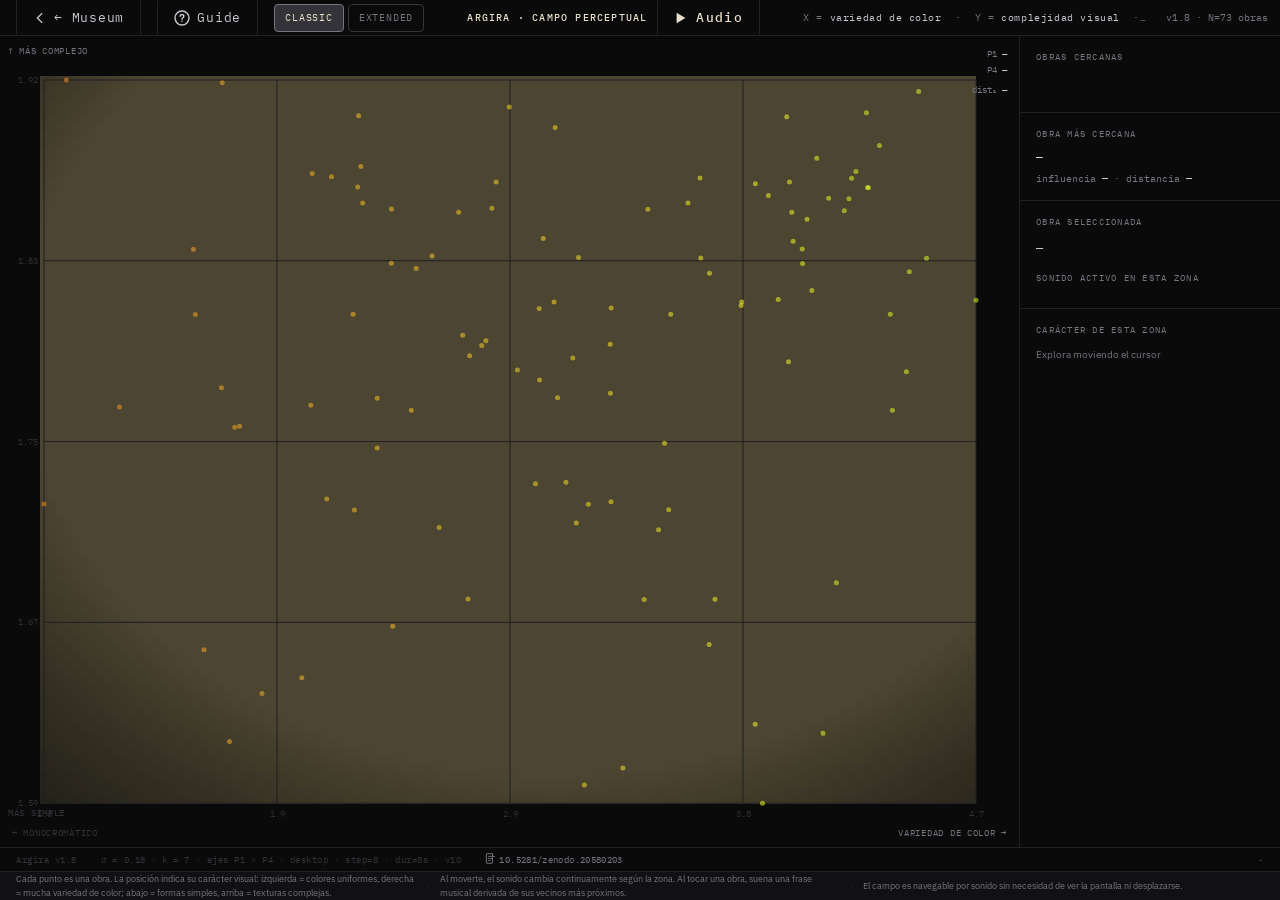
<file: index-en.html>
<!DOCTYPE html>
<html lang="en">
<head>
<meta charset="UTF-8">
<meta name="viewport" content="width=device-width, initial-scale=1.0">
<title>Argira — Perceptual Field</title>
<style>
  @import url('https://fonts.googleapis.com/css2?family=IBM+Plex+Mono:wght@300;400;500&family=IBM+Plex+Sans:wght@300;400&display=swap');

  *, *::before, *::after { box-sizing: border-box; margin: 0; padding: 0; }

  /* SKIP LINK — WCAG 2.4.1
     VoiceOver iOS lee skip-links aunque no reciban foco por teclado.
     clip-path/clip es el patrón correcto: oculta visualmente pero
     mantiene el nodo en el árbol de accesibilidad. */
  .skip-link {
    position: absolute;
    top: 8px;
    left: 16px;
    z-index: 9999;
    padding: 10px 18px;
    background: #e8e0c8;
    color: #0a0a0b;
    font-family: 'IBM Plex Mono', monospace;
    font-size: 13px;
    font-weight: 500;
    border-radius: 4px;
    text-decoration: none;
    clip: rect(0 0 0 0);
    clip-path: inset(50%);
    white-space: nowrap;
    overflow: hidden;
    width: 1px;
    height: 1px;
  }
  .skip-link:focus {
    clip: auto;
    clip-path: none;
    width: auto;
    height: auto;
    overflow: visible;
    white-space: normal;
    outline: 3px solid #e8c84a;
    outline-offset: 2px;
  }

  /* BOTÓN VOLVER AL MUSEO — dentro del header, no fixed */
  #btn-volver-museo {
    display: flex;
    align-items: center;
    gap: 7px;
    padding: 10px 16px;
    min-height: 44px;
    background: transparent;
    border: 1.5px solid var(--border);
    border-radius: 6px;
    color: var(--text);
    font-family: var(--mono);
    font-size: 13px;
    letter-spacing: 0.06em;
    text-decoration: none;
    cursor: pointer;
    white-space: nowrap;
    flex-shrink: 0;
    transition: background 0.15s, color 0.15s, border-color 0.15s;
  }
  #btn-volver-museo:hover {
    background: var(--accent);
    color: #0a0a0b;
    border-color: var(--accent);
  }
  #btn-volver-museo:focus-visible {
    background: var(--accent);
    color: #0a0a0b;
    border-color: var(--accent);
    outline: 3px solid #e8c84a;
    outline-offset: 2px;
  }

  :root {
    --bg:       #0a0a0b;
    --surface:  #111113;
    --border:   #222226;
    --dim:      #333339;
    --text:     #c8c8d0;
    --muted:    #767680; /* era #55555f — ratio 3.6:1 → ahora ≈4.6:1 AA */
    --accent:   #e8e0c8;
    --cursor:   #ffffff;
    --heat-lo:  #1a2a3a;
    --heat-hi:  #4a3a1a;
    --mono: 'IBM Plex Mono', monospace;
    --sans: 'IBM Plex Sans', sans-serif;
  }

  html, body {
    height: 100%;
    background: var(--bg);
    color: var(--text);
    font-family: var(--mono);
    font-size: 12px;
    line-height: 1.5;
    overflow: hidden;
    overscroll-behavior: none;
  }

  #app {
    display: grid;
    grid-template-columns: 1fr 260px;
    grid-template-rows: 36px 1fr 24px auto;
    grid-template-areas:
      "header  header"
      "canvas  panel"
      "footer  footer"
      "desc    desc";
    /* 100dvh (no svh): #app debe cubrir siempre la pantalla VISIBLE real,
       incluso cuando la barra de Chrome se oculta y el viewport crece —
       si no, queda un hueco debajo y la página entera hace scroll.
       El mapa no salta por esto: mapWrap/panel usan svh (ver más abajo),
       así que aunque #app crezca un poco, ellos no fluctúan; solo puede
       quedar un margen inerte que overflow:hidden en body ya contiene. */
    height: 100dvh;
    gap: 0;
  }

  /* HEADER */
  header {
    grid-area: header;
    display: flex;
    align-items: center;
    padding: 0 12px 0 16px;
    border-bottom: 1px solid var(--border);
    gap: 16px;
    overflow: hidden;
  }
  .logo {
    display: none; /* oculto temporalmente — rollback: cambiar a display:block */
  }
  .header-axes {
    font-size: 10px;
    color: var(--muted);
    letter-spacing: 0.06em;
    overflow: hidden;
    text-overflow: ellipsis;
    white-space: nowrap;
    flex: 1;
    min-width: 0;
  }
  .header-axes span { color: var(--text); }
  .header-right {
    font-size: 10px;
    color: var(--muted);
    white-space: nowrap;
    flex-shrink: 0;
  }
  @media (max-width: 700px), (pointer: coarse) {
    .header-axes { display: none; }
    .header-right { display: none; }
    #btn-volver-museo { font-size: 12px; padding: 8px 10px; gap: 0; }
    #btn-volver-museo .label-long { display: none; }
  }
  /* label responsivo — breakpoint ampliado para cubrir móviles landscape y tablets */
  .label-short { display: none; }
  @media (max-width: 960px) {
    .label-long  { display: none; }
    .label-short { display: inline; }
  }

  /* CANVAS AREA */
  #mapWrap {
    grid-area: canvas;
    position: relative;
    overflow: hidden;
    border-right: 1px solid var(--border);
    min-height: 0;
    touch-action: none; /* impide que Android interprete el gesto como scroll */
  }
  canvas {
    display: block;
    width: 100%;
    height: 100%;
    touch-action: none;
    cursor: none; /* cursor personalizado: solo en el área del mapa, no en controles */
  }

  /* MAP NODES — foco visible para teclado / AT (WCAG 2.4.7)
     El outline se renderiza aunque el botón tenga opacity:0.
     No requiere lógica canvas — CSS puro, más simple y fiable. */
  #map-overlay,
  .map-node {
    touch-action: none;
  }
  .map-node:focus-visible {
    outline: 2px solid #e8c84a;
    outline-offset: 2px;
    border-radius: 50%;
  }

  /* AXIS LABELS on canvas */
  .axis-label {
    position: absolute;
    font-family: var(--mono);
    font-size: 9px;
    color: var(--muted);
    letter-spacing: 0.08em;
    pointer-events: none;
    text-transform: uppercase;
  }
  #axisX { bottom: 8px; right: 12px; }
  #axisY { top: 8px; left: 8px; }
  #axisX-lo { bottom: 8px; left: 12px; color: var(--dim); }
  #axisY-lo { bottom: 28px; left: 8px; color: var(--dim); }

  /* COORDINATES */
  #coords {
    position: absolute;
    top: 10px;
    right: 12px;
    font-size: 9px;
    color: var(--muted);
    text-align: right;
    pointer-events: none;
    line-height: 1.8;
  }
  #coords .val { color: var(--text); }

  /* SIDE PANEL */
  #panel {
    grid-area: panel;
    display: flex;
    flex-direction: column;
    overflow: hidden;
    min-height: 0;
    min-width: 0;
  }

  .panel-section {
    padding: 14px 16px;
    border-bottom: 1px solid var(--border);
    min-width: 0;
    overflow-wrap: anywhere;
  }
  .panel-label {
    font-size: 9px;
    letter-spacing: 0.14em;
    color: var(--muted);
    text-transform: uppercase;
    margin-bottom: 10px;
  }

  /* DOMINANT WORK — fila: texto a la izquierda, miniatura a la derecha.
     Tamaño en em (no px fijo) para escalar con el tamaño de fuente del
     contexto: más grande en desktop, compacta en móvil. Se mantiene
     acotada al alto natural del bloque de texto (título + score) para
     no aumentar la altura de la fila del panel: en desktop #panel
     comparte fila 1fr con #mapWrap, así que cualquier crecimiento del
     panel encoge el mapa y "mueve" los puntos dibujados. */
  #dominantRow {
    display: flex;
    align-items: flex-start;
    gap: 10px;
  }
  #dominantTextCol {
    flex: 1;
    min-width: 0;
  }
  /* #dominantImgWrap eliminado del HTML (ver comentario junto a #dominantRow):
     su carga asíncrona coincidía con el resize del mapa al soltar el touch. */

  #dominantTitle {
    font-size: 11px;
    color: var(--accent);
    font-weight: 500;
    line-height: 1.4;
    margin-bottom: 6px;
    word-break: break-word;
  }
  #dominantScore {
    font-size: 10px;
    color: var(--muted);
  }
  #dominantScore span { color: var(--text); }

  /* NEIGHBOURS */
  #neighbours {
    display: flex;
    flex-direction: column;
    gap: 8px;
    max-height: 220px;
    overflow-y: auto;
    padding: 14px 16px;
  }
  .neighbour-row {
    display: grid;
    grid-template-columns: 1fr auto;
    gap: 4px;
    align-items: center;
  }
  .n-label {
    font-size: 10px;
    color: var(--text);
    white-space: nowrap;
    overflow: hidden;
    text-overflow: ellipsis;
  }
  .n-weight {
    font-size: 10px;
    color: var(--muted);
    text-align: right;
    min-width: 36px;
  }
  .n-bar-wrap {
    grid-column: 1 / -1;
    height: 2px;
    background: var(--border);
    border-radius: 1px;
  }
  .n-bar {
    height: 100%;
    background: var(--accent);
    border-radius: 1px;
    transition: width 0.12s ease;
  }

  /* SONIC PARAMS */
  .sonic-grid {
    display: grid;
    grid-template-columns: auto 1fr auto;
    gap: 3px 8px;
    align-items: center;
  }
  .s-key { font-size: 9px; color: var(--muted); }
  .s-bar-wrap { height: 2px; background: var(--border); border-radius: 1px; }
  .s-bar { height: 100%; background: var(--dim); border-radius: 1px; transition: width 0.12s ease; }
  .s-val { font-size: 9px; color: var(--text); text-align: right; }

  /* REGION */
  #regionText {
    font-size: 10px;
    color: var(--muted);
    line-height: 1.6;
    font-family: var(--sans);
    word-break: break-word;
    overflow-wrap: anywhere;
  }

  /* ANCHOR IMAGE — caja de preview grande eliminada del HTML (ver comentario
     junto a #anchorSection): recortaba la imagen (object-fit:cover en
     80/120px) y su carga asíncrona coincidía con el resize del mapa al
     soltar el touch. Solo se conserva el título. */

  #dominantTitle, #anchorTitle {
    word-break: break-word;
    overflow-wrap: anywhere;
    white-space: normal;
  }

  /* FOOTER PINNED */
  #pinnedState {
    display: none;
    gap: 6px;
    align-items: center;
    flex-shrink: 1;
    min-width: 0;
    max-width: 45%;
    overflow: hidden;
  }
  #pinnedTitle {
    color: var(--text);
    letter-spacing: 0.04em;
    overflow: hidden;
    text-overflow: ellipsis;
    white-space: nowrap;
    min-width: 0;
  }

  /* STATUS BAR */
  footer {
    grid-area: footer;
    display: flex;
    align-items: center;
    padding: 0 16px;
    border-top: 1px solid var(--border);
    gap: 24px;
    font-size: 9px;
    color: var(--muted);
    letter-spacing: 0.06em;
    overflow: hidden;
    min-width: 0;
  }
  footer span { color: var(--dim); }
  #status { margin-left: auto; flex-shrink: 0; }
  /* modeLabel: texto informativo largo (σ, k, ejes) — se trunca antes que
     forzar el ensanche del footer al aparecer pinnedState al soltar. */
  #modeLabel {
    flex-shrink: 1;
    min-width: 0;
    overflow: hidden;
    text-overflow: ellipsis;
    white-space: nowrap;
  }
  /* ── MÓVIL: layout vertical + bottom sheet ─────────────── */
  @media (max-width: 700px), (pointer: coarse) {
    #app {
      grid-template-columns: 1fr;
      /* mapWrap y panel usan alturas fijas en svh (small viewport height:
         el tamaño MÁS PEQUEÑO posible, con la barra de Chrome visible).
         svh no cambia cuando la barra se oculta/muestra al tocar la
         pantalla — a diferencia de dvh, que sí fluctúa con cada touch y
         disparaba un resize real del canvas justo al soltar el dedo. */
      grid-template-rows: 36px 62svh 22svh 24px auto;
      grid-template-areas:
        "header"
        "canvas"
        "panel"
        "footer"
        "desc";
    }
    #mapWrap {
      border-right: none;
      border-bottom: 1px solid var(--border);
      height: 62svh;
      min-height: 0;
      min-width: 0;
    }
    #panel {
      grid-row: 3;
      height: 22svh;
      min-height: 80px;
      overflow-y: auto;
      overflow-x: hidden;
      border-top: 2px solid var(--border);
      flex-direction: column;
      flex-wrap: nowrap;
      background: var(--surface);
      position: relative;
    }
    /* panel drag handle visual — aria-hidden, el botón real está en HTML */
    /* DESACTIVADO: caja gris visible debajo del mapa — comentado a petición.
       Para reactivar, descomentar el bloque de abajo. */
    /*
    #panel::before {
      content: '';
      display: block;
      width: 40px;
      height: 4px;
      background: var(--dim);
      border-radius: 2px;
      margin: 8px auto 4px;
      flex-shrink: 0;
      flex-basis: 100%;
      pointer-events: none;
    }
    */
    #panel-toggle-btn {
      position: absolute;
      top: 0; left: 0; right: 0;
      height: 24px;
      background: transparent;
      border: none;
      cursor: ns-resize;
      z-index: 1;
    }
    #panel-toggle-btn:focus {
      outline: 2px solid #e8c84a;
      outline-offset: -2px;
    }
    /* Altura fija siempre — antes crecía a 55dvh y encogía #mapWrap (1fr),
       lo que disparaba resize() del canvas y "movía" los puntos del mapa.
       Ahora el panel no cambia de tamaño; solo se hace scroll interno
       (#panel ya tiene overflow-y:auto) para ver más contenido. */
    #panel.expanded { height: 22svh; }
    .panel-section { flex: 0 0 auto; width: 100%; border-right: none; }
    #dominantTitle { font-size: 10px; }
    /* Antes oculto (display:none) hasta expandir el panel — con el panel
       ahora en columna con scroll único, se muestra siempre pero con
       altura propia acotada + scroll interno, para no empujar el resto
       de secciones fuera de vista. */
    #neighbours { max-height: 78px; overflow-y: auto; flex: 0 0 auto; }
    footer { font-size: 8px; gap: 8px; padding: 0 8px; }
  }

  /* DESCRIPTION BAR — collapsible on mobile */
  #descBar {
    grid-area: desc;
    display: flex;
    align-items: stretch;
    border-top: 1px solid var(--border);
    background: var(--surface);
    font-size: 9px;
    color: var(--muted);
    line-height: 1.55;
    font-family: var(--sans);
    overflow: hidden;
  }
  /* Toggle button — hidden on desktop */
  #descToggle {
    display: none;
  }
  #descContent {
    display: flex;
    align-items: center;
    padding: 0 16px;
    gap: 10px;
    flex: 1;
  }
  #descBar .desc-sep {
    color: var(--dim);
    flex-shrink: 0;
  }
  #descBar .desc-block {
    flex: 1;
  }
  @media (max-width: 700px), (pointer: coarse) {
    #descBar {
      font-size: 8px;
      flex-direction: column;
    }
    #descToggle {
      display: flex;
      align-items: center;
      justify-content: space-between;
      padding: 0 10px;
      min-height: 28px;
      background: transparent;
      border: none;
      color: var(--muted);
      font-family: var(--mono);
      font-size: 8px;
      letter-spacing: 0.08em;
      text-transform: uppercase;
      cursor: pointer;
      width: 100%;
      text-align: left;
    }
    #descToggle:focus {
      outline: 2px solid #e8c84a;
      outline-offset: -2px;
    }
    #descToggle .desc-chevron {
      font-size: 10px;
      transition: transform 0.2s;
      color: var(--dim);
    }
    #descBar.open #descToggle .desc-chevron { transform: rotate(180deg); }
    #descContent {
      display: none;
      flex-direction: column;
      padding: 0 10px 10px;
      gap: 6px;
      align-items: flex-start;
    }
    #descBar.open #descContent { display: flex; }
    #descBar .desc-sep { display: none; }
    #descBar .desc-block { flex: none; }
  }

  /* ── SELECTOR DE MODO ───────────────────────────────── */
  #mode-selector {
    display: flex;
    align-items: center;
    gap: 4px;
    flex-shrink: 0;
  }
  .mode-btn {
    padding: 5px 10px;
    min-height: 28px;
    background: transparent;
    border: 1px solid var(--dim);
    border-radius: 4px;
    color: var(--muted);
    font-family: var(--mono);
    font-size: 10px;
    letter-spacing: 0.08em;
    text-transform: uppercase;
    cursor: pointer;
    white-space: nowrap;
    transition: background 0.15s, color 0.15s, border-color 0.15s;
  }
  .mode-btn:hover {
    border-color: var(--muted);
    color: var(--text);
  }
  .mode-btn.active {
    background: var(--dim);
    border-color: var(--muted);
    color: var(--accent);
  }
  .mode-btn:focus-visible {
    outline: 2px solid #e8c84a;
    outline-offset: 2px;
  }
  @media (max-width: 700px), (pointer: coarse) {
    #mode-selector { gap: 3px; }
    .mode-btn { font-size: 9px; padding: 4px 7px; }
  }

  /* ── BOTÓN AYUDA EN HEADER ──────────────────────────── */
  #btn-ayuda {
    display: flex;
    align-items: center;
    gap: 7px;
    padding: 10px 16px;
    min-height: 44px;
    background: transparent;
    border: 1.5px solid var(--border);
    border-radius: 6px;
    color: var(--text);
    font-family: var(--mono);
    font-size: 13px;
    letter-spacing: 0.06em;
    cursor: pointer;
    white-space: nowrap;
    flex-shrink: 0;
    transition: background 0.15s, color 0.15s, border-color 0.15s;
  }
  #btn-ayuda:hover {
    background: var(--dim);
    border-color: var(--muted);
  }
  #btn-ayuda:focus-visible {
    outline: 3px solid #e8c84a;
    outline-offset: 2px;
  }

  /* ── BACKDROP ───────────────────────────────────────── */
  #ayuda-backdrop {
    position: fixed;
    inset: 0;
    background: rgba(0,0,0,0.72);
    z-index: 10000;
    backdrop-filter: blur(2px);
    animation: backdropIn 0.18s ease;
  }
  @keyframes backdropIn { from { opacity: 0; } to { opacity: 1; } }

  /* ── MODAL ──────────────────────────────────────────── */
  #ayuda-modal {
    position: fixed;
    top: 50%;
    left: 50%;
    transform: translate(-50%, -50%);
    z-index: 10001;
    width: min(560px, calc(100vw - 24px));
    background: var(--surface);
    border: 1px solid var(--dim);
    border-radius: 6px;
    box-shadow: 0 24px 64px rgba(0,0,0,0.7);
    animation: modalIn 0.2s cubic-bezier(0.16,1,0.3,1);
    outline: none;
  }
  @keyframes modalIn {
    from { opacity: 0; transform: translate(-50%, calc(-50% + 12px)); }
    to   { opacity: 1; transform: translate(-50%, -50%); }
  }

  #ayuda-inner {
    padding: 26px 28px 24px;
  }

  /* Header del modal */
  #ayuda-header {
    display: flex;
    align-items: center;
    margin-bottom: 18px;
  }
  #ayuda-titulo {
    font-size: 13px;
    font-weight: 500;
    letter-spacing: 0.14em;
    color: var(--accent);
    text-transform: uppercase;
  }
  #ayuda-close {
    display: flex;
    align-items: center;
    justify-content: center;
    gap: 8px;
    width: 100%;
    min-height: 44px;
    margin-top: 8px;
    background: transparent;
    border: 1.5px solid var(--border);
    border-radius: 6px;
    color: var(--muted);
    cursor: pointer;
    font-family: var(--mono);
    font-size: 13px;
    letter-spacing: 0.08em;
    transition: color 0.12s, border-color 0.12s, background 0.12s;
  }
  #ayuda-close:hover { color: var(--text); border-color: var(--muted); background: var(--dim); }
  #ayuda-close:focus-visible { outline: 3px solid #e8c84a; outline-offset: 2px; }

  /* Lista de pasos */
  #ayuda-pasos {
    list-style: none;
    display: flex;
    flex-direction: column;
    gap: 20px;
    margin-bottom: 24px;
  }
  #ayuda-pasos li {
    display: grid;
    grid-template-columns: 24px 1fr;
    gap: 12px;
    align-items: start;
    font-size: 15px;
    color: var(--text);
    line-height: 1.7;
    font-family: var(--sans);
  }
  .ayuda-num {
    font-family: var(--mono);
    font-size: 11px;
    color: var(--muted);
    letter-spacing: 0.06em;
    padding-top: 3px;
  }
  #ayuda-pasos strong { color: var(--accent); font-weight: 500; }

  /* Botón escuchar */
  #ayuda-audio-btn {
    display: flex;
    align-items: center;
    gap: 7px;
    width: 100%;
    padding: 11px 16px;
    background: transparent;
    border: 1px solid var(--dim);
    border-radius: 4px;
    color: var(--muted);
    font-family: var(--mono);
    font-size: 12px;
    letter-spacing: 0.08em;
    cursor: pointer;
    margin-bottom: 20px;
    transition: color 0.12s, border-color 0.12s, background 0.12s;
  }
  #ayuda-audio-btn:hover { color: var(--text); border-color: var(--muted); }
  #ayuda-audio-btn.playing { color: var(--accent); border-color: var(--accent); }
  #ayuda-audio-btn:focus-visible { outline: 3px solid #e8c84a; outline-offset: 2px; }

  /* NAV — logo-group, btn-audio-header */
  .logo-group {
    display: flex;
    align-items: center;
    gap: 10px;
    flex-shrink: 0;
  }

  /* ── BLOQUE CENTRAL HEADER ──────────────────────────── */
  .header-center-block {
    display: flex;
    align-items: center;
    gap: 10px;
    flex: 1;
    justify-content: center;
    min-width: 0;
    overflow: hidden;
  }
  .header-title-text {
    font-size: 10px;
    font-family: var(--mono);
    color: var(--accent);
    letter-spacing: 0.12em;
    font-weight: 500;
    white-space: nowrap;
    overflow: hidden;
    text-overflow: ellipsis;
    flex-shrink: 1;
    min-width: 0;
  }
  @media (max-width: 700px), (pointer: coarse) {
    .header-title-text { display: none; }
    .header-center-block { justify-content: flex-start; flex: 0 0 auto; }
  }
  #btn-audio-header {
    display: flex;
    align-items: center;
    gap: 8px;
    padding: 10px 16px;
    min-height: 44px;
    background: transparent;
    border: 1.5px solid var(--border);
    border-radius: 6px;
    color: var(--accent);
    font-family: var(--mono);
    font-size: 13px;
    font-weight: 500;
    letter-spacing: 0.10em;
    cursor: pointer;
    white-space: nowrap;
    flex-shrink: 1;
    min-width: 0;
    max-width: 260px;
    transition: background 0.15s, color 0.15s, border-color 0.15s;
  }
  #btn-audio-header:hover { background: var(--accent); color: #0a0a0b; border-color: var(--accent); }
  #btn-audio-header:focus-visible { outline: 3px solid #e8c84a; outline-offset: 2px; }
  #btn-audio-header[aria-pressed="true"] {
    background: var(--dim);
    border-color: var(--muted);
    color: var(--accent);
  }

</style>
<link rel="stylesheet" href="explorer.css">
</head>



  <body>
<!-- Título de página para VoiceOver — visualmente oculto, siempre en árbol AT -->
<h1 style="position:absolute;clip:rect(0 0 0 0);clip-path:inset(50%);width:1px;height:1px;overflow:hidden;white-space:nowrap;">Argira, Perceptual Field</h1>
<!-- NAVEGACIÓN ACCESIBLE — dos patrones distintos:
     skip-to-museum : gateway externo → lleva al contexto padre (museo)
     skip-to-panel  : skip link interno → accesibilidad intra-app (WCAG 2.4.1) -->
<a class="skip-link" href="https://argira.eus/argira-sonification/index-en.html" id="skip-to-museum">Go to Argira's Accessible Museum</a>
<!-- Región de anuncio para lectores de pantalla — invisible, siempre presente -->
<div id="sr-announcer"
     role="status"
     aria-live="polite"
     aria-atomic="true"
     style="position:absolute;left:-999px;width:1px;height:1px;overflow:hidden;"></div>
<a class="skip-link" href="#panel" id="skip-to-panel">Skip to status panel</a>

<div id="app" role="application" aria-label="Campo perceptual interactivo de Argira">

  <header>
    <!-- Orden DOM = orden de tabulación para lectores de pantalla:
         1. Volver al museo  2. Guía  3. Audio/Campo perceptual -->
    <a id="btn-volver-museo"
       href="https://argira.eus/argira-sonification/index-en.html"
       aria-label="Back to Argira's Accessible Museum, painting sonification with VoiceOver and TalkBack">
      <svg width="14" height="14" viewBox="0 0 16 16" fill="none" aria-hidden="true">
        <path d="M10 3L5 8l5 5" stroke="currentColor" stroke-width="1.6" stroke-linecap="round" stroke-linejoin="round"/>
      </svg>
      <span class="label-long" aria-hidden="true">← Museum</span>
    </a>
    <button id="btn-ayuda"
            aria-label="Accessible usage guide"
            aria-haspopup="dialog"
            aria-expanded="false">
      <svg width="16" height="16" viewBox="0 0 16 16" fill="none" aria-hidden="true">
        <circle cx="8" cy="8" r="7" stroke="currentColor" stroke-width="1.4"/>
        <path d="M6.2 6.3c0-1 .8-1.8 1.8-1.8s1.8.8 1.8 1.8c0 .8-.5 1.3-1.1 1.7C8.1 8.4 8 8.8 8 9.3" stroke="currentColor" stroke-width="1.4" stroke-linecap="round"/>
        <circle cx="8" cy="11.2" r=".75" fill="currentColor"/>
      </svg>
      Guide
    </button>
    <div id="mode-selector" role="group" aria-label="Selector de modo sonoro">
      <button class="mode-btn active" id="btn-mode-classic"
              aria-pressed="true"
              title="Modo classic: solo capa C1">classic</button>
      <button class="mode-btn" id="btn-mode-extended"
              aria-pressed="false"
              title="Modo extended: C1 + C2 + C3 + C4">extended</button>
    </div>
    <div class="header-center-block">
      <span class="header-title-text" aria-label="Argira · Campo Perceptual">
        <span class="label-long" aria-hidden="true">ARGIRA · CAMPO PERCEPTUAL</span>
        <span class="label-short" aria-hidden="true">ARGIRA</span>
      </span>
      <button id="btn-audio-header"
              aria-label="Iniciar campo perceptual de audio, explora obras con sonido"
              aria-pressed="false"
              title="Activar / desactivar audio del campo perceptual">
        <svg width="14" height="14" viewBox="0 0 16 16" fill="none" aria-hidden="true">
          <polygon points="3,2 13,8 3,14" fill="currentColor"/>
        </svg>
        <span class="label-long" aria-hidden="true">Audio</span>
        <span class="label-short" aria-hidden="true">Campo perceptual</span>
      </button>
    </div>
    <div class="logo">Mapa perceptual</div>
    <div class="header-axes">
      X = <span>variedad de color</span> &nbsp;·&nbsp;
      Y = <span>complejidad visual</span> &nbsp;·&nbsp;
      arriba = mayor complejidad
    </div>
    <div class="header-right">v1.8 · N=73 obras</div>
  </header>

  <div id="mapWrap" role="group" aria-label="Mapa perceptual de obras. 73 obras navegables. Desliza para explorar. Pulsa Enter para abrir una obra." tabindex="0">
    <canvas id="map" aria-hidden="true"></canvas>
    <div class="axis-label" id="axisX" aria-hidden="true">variedad de color →</div>
    <div class="axis-label" id="axisX-lo" aria-hidden="true">← monocromático</div>
    <div class="axis-label" id="axisY" aria-hidden="true">↑ más complejo</div>
    <div class="axis-label" id="axisY-lo" aria-hidden="true">más simple</div>
    <div id="coords" aria-hidden="true">
      <div>P1 <span class="val" id="cP1">—</span></div>
      <div>P4 <span class="val" id="cP4">—</span></div>
      <div style="margin-top:4px">dist₁ <span class="val" id="cDist">—</span></div>
    </div>
  </div>

  <section id="panel" tabindex="-1" aria-label="Estado del campo perceptual">
    <button id="panel-toggle-btn" aria-expanded="false" aria-controls="panel" aria-label="Expandir panel de información" hidden></button>

    <div class="panel-section" style="padding-bottom:10px" role="group" aria-label="Obras cercanas">
      <div class="panel-label" aria-hidden="true">Obras cercanas</div>
      <div id="neighbours"></div>
    </div>

    <div class="panel-section" role="group" aria-label="Obra más cercana">
      <div class="panel-label" aria-hidden="true">Obra más cercana</div>
      <div id="dominantRow">
        <div id="dominantTextCol">
          <div id="dominantTitle">—</div>
          <div id="dominantScore" aria-hidden="true">influencia <span id="dWeight">—</span> · distancia <span id="dDist">—</span></div>
        </div>
        <!-- Miniatura desactivada: su carga asíncrona coincidía con el
             resize del mapa al soltar el touch, causando un ensanche
             visible. Ver guards en updatePanel() (elDominantImgWrap). -->
        <!--
        <div id="dominantImgWrap" class="img-hidden" aria-hidden="true">
          <img id="dominantImg" src="" alt="" />
        </div>
        -->
      </div>
    </div>

    <div id="anchorSection" class="panel-section" style="padding-bottom:0;border-bottom:none">
      <div class="panel-label" aria-hidden="true">Obra seleccionada</div>
      <div id="anchorTitle">—</div>
      <!-- Caja de preview grande desactivada: recortaba la imagen
           (object-fit:cover en 80/120px) y contribuía al mismo ensanche
           del panel al soltar el touch. Ver guards en setAnchorFromHover(). -->
      <!--
      <div id="anchorImgWrap" class="img-hidden" aria-hidden="true">
        <img id="anchorImg" src="" alt="" />
      </div>
      -->
    </div>

    <div class="panel-section" role="group" aria-label="Parámetros sonoros activos">
      <div class="panel-label" aria-hidden="true">Sonido activo en esta zona</div>
      <div class="sonic-grid" id="sonicGrid"></div>
    </div>

    <div class="panel-section" style="border-bottom:none" role="group" aria-label="Carácter de la zona">
      <div class="panel-label" aria-hidden="true">Carácter de esta zona</div>
      <div id="regionText">Explora moviendo el cursor</div>
    </div>
  </section>

  <footer>
    <span aria-hidden="true">Argira v1.8</span>
    <div id="pinnedState" style="display:none" role="status" aria-live="polite" aria-label="Obra seleccionada">
      <span style="color:var(--accent)" aria-hidden="true">▶</span>
      <span id="pinnedTitle" style="color:var(--text);letter-spacing:0.04em"></span>
    </div>
    <span id="modeLabel" aria-hidden="true">σ = 0.18 · k = 7 · ejes P1 × P4</span>
    <a href="https://doi.org/10.5281/zenodo.20580203" target="_blank" rel="noopener noreferrer" style="color:var(--muted);text-decoration:none;letter-spacing:0.04em;" aria-label="Registro en Zenodo, DOI 10.5281/zenodo.20580203">
      <svg width="11" height="11" viewBox="0 0 16 16" fill="none" aria-hidden="true" focusable="false" style="vertical-align:-1px;margin-right:3px"><rect x="2" y="1" width="9" height="14" rx="1" stroke="currentColor" stroke-width="1.4"/><path d="M5 5h5M5 8h5M5 11h3" stroke="currentColor" stroke-width="1.2" stroke-linecap="round"/><path d="M11 1v4h3" stroke="currentColor" stroke-width="1.2" stroke-linecap="round" stroke-linejoin="round"/></svg>10.5281/zenodo.20580203</a>
    <div id="status" role="status" aria-live="polite" aria-label="Estado" aria-hidden="true">·</div>
  </footer>

  <div id="descBar">
    <button id="descToggle"
            aria-expanded="false"
            aria-controls="descContent"
            aria-label="Cómo funciona este campo, contraído. Activar para leer la descripción">
      <span aria-hidden="true">Cómo funciona este campo</span>
      <span class="desc-chevron" aria-hidden="true">▾</span>
    </button>
    <div id="descContent" aria-hidden="true">
      <span class="desc-block">
        Cada punto es una obra. La posición indica su carácter visual: izquierda = colores uniformes, derecha = mucha variedad de color; abajo = formas simples, arriba = texturas complejas.
      </span>
      <span class="desc-sep">·</span>
      <span class="desc-block">
        Al moverte, el sonido cambia continuamente según la zona. Al tocar una obra, suena una frase musical derivada de sus vecinos más próximos.
      </span>
      <span class="desc-sep">·</span>
      <span class="desc-block">
        El campo es navegable por sonido sin necesidad de ver la pantalla ni desplazarse.
      </span>
    </div>
  </div>

  <div id="ayuda-backdrop" hidden aria-hidden="true"></div>

</div><!-- /#app -->
<div id="ayuda-modal"
     role="dialog"
     aria-modal="true"
     aria-labelledby="ayuda-titulo"
     aria-describedby="ayuda-pasos"
     tabindex="-1"
     hidden>
  <div id="ayuda-inner">
    <div id="ayuda-header">
      <span id="ayuda-titulo">Quick Guide</span>
    </div>
    <button id="ayuda-audio-btn">
      <svg id="ayuda-audio-icon" width="13" height="13" viewBox="0 0 16 16" fill="none" aria-hidden="true">
        <polygon points="3,2 13,8 3,14" fill="currentColor"/>
      </svg>
      <span id="ayuda-audio-label">Listen to guide</span>
    </button>
    <ol id="ayuda-pasos" aria-label="Steps to use the perceptual field">
      <li>
        <span class="ayuda-num" aria-hidden="true">1</span>
        <span><strong>Move the cursor</strong> (or your finger) across the screen. The sound changes in real time depending on the zone.</span>
      </li>
      <li>
        <span class="ayuda-num" aria-hidden="true">2</span>
        <span>Each <strong>point is a work of art</strong>. Its position reflects its visual character: left = uniform colors, right = high variety; bottom = simple shapes, top = complex textures.</span>
      </li>
      <li>
        <span class="ayuda-num" aria-hidden="true">3</span>
        <span><strong>Tap a point</strong> to see the artwork in the panel. <strong>Double-tap</strong> opens the artwork with its controls: listen, information and image.</span>
      </li>
      <li>
        <span class="ayuda-num" aria-hidden="true">4</span>
        <span>The bottom panel describes the <strong>nearest artwork</strong> and the sound parameters of that zone.</span>
      </li>
      <li>
        <span class="ayuda-num" aria-hidden="true">5</span>
        <span>You can use the field <strong>with sound alone</strong>, with no need to look at the screen.</span>
      </li>
    </ol>
    <button id="ayuda-close" aria-label="Close guide">
      <svg width="14" height="14" viewBox="0 0 16 16" fill="none" aria-hidden="true">
        <path d="M3 3l10 10M13 3L3 13" stroke="currentColor" stroke-width="1.6" stroke-linecap="round"/>
      </svg>
      Close
    </button>
  </div>
</div>

<script>
// ══════════════════════════════════════════════════════════════════════
//  ARGIRA · CAMPO PERCEPTUAL v10 — ESPECIFICACIÓN DE INVARIANTES
//
//  Este bloque define los contratos del sistema. Son precondiciones que
//  deben preservarse ante cualquier cambio de código. Si una invariante
//  se rompe, la consistencia perceptual del instrumento se degrada.
//
//  FÍSICA (no negociable — define geometría del campo)
//  ───────────────────────────────────────────────────
//  F1. P-space es estático: los rangos P1_MIN/P1_MAX/P4_MIN/P4_MAX se
//      derivan del catálogo una sola vez en runtime. No cambian durante
//      la sesión. Si el catálogo se amplia en sesión, se requiere flush
//      completo de anchorHistory (sus nodos están normalizados contra
//      los rangos del momento del push, no contra rangos futuros).
//
//  F2. query(p1, p4) es función pura: no modifica estado, no depende de
//      anchorHistory, anchorState ni hoverState. Dado (p1,p4), devuelve
//      siempre el mismo resultado con el mismo catálogo. Esta propiedad
//      garantiza reproducibilidad del campo entre sesiones y usuarios.
//
//  F3. _historyDistP usa normP1/normP4 globales. Si F1 se rompe,
//      _historyDistP produce distancias inconsistentes entre nodos
//      empujados antes y después del cambio de rango → "ghost nodes".
//
//  MEMORIA (capa fenomenológica — no input del kernel)
//  ────────────────────────────────────────────────────
//  M1. anchorHistory es traza del observador, no deformación del campo.
//      Ninguna función de query, kernel o síntesis puede leerla.
//      Su único rol es visual (drawHistory) y de thinning interno.
//
//  M2. HISTORY_MIN_DIST define la resolución mínima de la memoria
//      espacial. Reducirlo aumenta densidad de trayectoria pero puede
//      saturar el soft cap y degradar el thinning. Valor actual: 0.08.
//
//  M3. nodeAlpha(i) usa t = i/(n-1), nunca i ni i/HISTORY_MAX.
//      Razón: t debe ser [0,1] independiente del tamaño de history.
//      i absoluto → decay explosivo al insertar nodos.
//      i/HISTORY_MAX → underflow cuando n < HISTORY_MAX.
//
//  EVENTOS (discretos — separados del continuo)
//  ─────────────────────────────────────────────
//  E1. hoverState en setAnchorFromHover es siempre resultado de al menos
//      un frame completo de query(). Garantizado por el buffer de input:
//      onMove escribe en ptrBuf (productor puro), rafLoop consume y
//      resuelve query() antes de asignar hoverState (consumidor único).
//      pointerup llega después del frame → hoverState ya es estable.
//
//  E2. commit = snapshot inmutable de hoverState en el instante del tap.
//      Una vez creado, ningún cambio de hoverState, cursor o catálogo
//      lo modifica. Visual y audio derivan del mismo objeto commit.
//
//  E3. playAnchor no lee hoverState ni anchorHistory. Solo usa commit.
//      Esto garantiza que el audio de un evento es reproducible dado
//      el mismo commit, independientemente del estado del cursor.
//
//  AUDIO (dos capas con contratos de no-interferencia)
//  ────────────────────────────────────────────────────
//  A1. Capa 1 (fieldOsc): función de hoverState + entropía local.
//      Nunca lee anchorState ni commit. Se inicia en primer pointerdown,
//      se detiene en pointerleave/cancel/hidden. No tiene memoria.
//
//  A2. Capa 2 (playAnchor/currentSource): función exclusiva del commit.
//      No modifica parámetros de Capa 1. La única interacción permitida
//      es jerárquica: commit duckea gain de Capa 1 (playAnchor → duck,
//      onended → restore). Esta asimetría (duck rápido, restore lento)
//      preserva la sensación de "campo que cede ante evento".
//
//  A3. La entropía es variable de estructura temporal (modFreq, modDepth),
//      no de energía global. La ganancia maestra de Capa 1 varía en rango
//      estrecho [0.04, 0.08] — suficiente para percepción en altavoz,
//      insuficiente para dominar sobre Capa 2. Si se amplía este rango,
//      verificar jerarquía perceptual en hardware de baja fidelidad.
//
//  EPISTEMOLOGÍA (capas de presentación — no afectan física)
//  ──────────────────────────────────────────────────────────
//  P1. drawCursorHalo codifica entropía como temperatura visual (color
//      cálido→frío) y geometría (radio, midStop). No introduce categorías
//      discretas. Si en el futuro se añade texto o iconografía sobre el
//      halo, se rompe la propiedad de "señal sin categoría".
//
//  P2. drawField() es estático entre resizes. El campo de densidad de
//      fondo no responde al cursor ni a anchorHistory. Cualquier layer
//      que añada dinámica al campo de fondo cambia su semántica de
//      "distribución objetiva del catálogo" a "respuesta al usuario".
//
//  P3. Las capas de render son aditivas y sin side effects:
//      drawField → drawCursorHalo → drawAxes → drawConnections →
//      drawWorks → drawHistory → drawAnchor → drawCursor.
//      Ninguna función de render modifica estado del motor.
// ══════════════════════════════════════════════════════════════════════

// ══════════════════════════════════════════════════════════════════════
//  DOM CONTRACT — checklist de mantenimiento estructural
//
//  Al añadir cualquier elemento interactivo, verificar:
//
//  D1. Todo getElementById tiene un ID existente en el HTML.
//      IDs activos: map, mapWrap, panel, panel-toggle-btn, cP1, cP4,
//      cDist, dominantTitle, dominantScore, dWeight, dDist, neighbours,
//      sonicGrid, regionText, anchorSection, anchorTitle, anchorImg,
//      anchorImgWrap, pinnedState, pinnedTitle, modeLabel, status,
//      descBar, descToggle, descContent, sr-announcer, btn-ayuda,
//      ayuda-modal, ayuda-backdrop, ayuda-close, ayuda-audio-btn,
//      ayuda-audio-label, ayuda-audio-icon, app.
//
//  D2. Todo tabindex="-1" tiene al menos un focus path documentado.
//      Activo: #panel (destino del skip link #skip-to-panel).
//
//  D3. Todo ID no referenciado se considera dead code — eliminar.
//
//  D4. Todo overlay (modal, drawer, tooltip) vive fuera de #app,
//      para que elApp.inert = true no lo bloquee.
//      Overlays actuales: #ayuda-modal (hermano de #app en <body>).
//      #ayuda-backdrop vive dentro de #app — es puramente visual,
//      no requiere interacción independiente del modal.
//
//  D5. Skip links: dos patrones distintos, no intercambiables:
//      #skip-to-museum → gateway externo (portal al contexto padre)
//      #skip-to-panel  → skip link intra-app (WCAG 2.4.1)
// ══════════════════════════════════════════════════════════════════════

// ══════════════════════════════════════════════════════
//  CATÁLOGO — 96 obras canónicas (coordenadas R⁶)
// ══════════════════════════════════════════════════════
const CATALOGUE = [{"id":"Anonimo_Flores_silvestres_ilustracion_1909","img":"Anonimo_Flores_silvestres_ilustracion_1909.jpg","wav":"Anonimo_Flores_silvestres_ilustracion_1909.wav","fractal_D":1.8724,"hue_mean":0.1159,"hue_std":0.1118,"hue_entropy":2.1522,"saturation_mean":0.5594,"value_mean":0.6601,"edge_density":0.4166,"roughness":0.0606,"luminance_contrast":0.2747,"stereo_pan":0.0131,"freq_base":299.9,"freq2_base":287.05,"osc2_weight":0.0,"n_harmonics":8,"odd_bias":0.1676,"mod_rate":6.4462,"mod_depth":253.78,"mod_depth_edge":191.89,"mod_depth_fractal":61.89,"hue_detune_rate":0.1121,"decay":0.6662,"tempo_bpm":85.23,"tempo_color":5.59,"tempo_space":9.64,"tempo_fractal":11.84,"harmonic_decay_exp":1.3879,"P1":2.1522,"P4":1.8724},{"id":"Botticelli_El_nacimiento_de_Venus","img":"Botticelli_El_nacimiento_de_Venus.jpg","wav":"Botticelli_El_nacimiento_de_Venus.wav","fractal_D":1.8581,"hue_mean":0.1409,"hue_std":0.0772,"hue_entropy":2.7968,"saturation_mean":0.3422,"value_mean":0.6151,"edge_density":0.5145,"roughness":0.0602,"luminance_contrast":0.254,"stereo_pan":-0.1173,"freq_base":369.07,"freq2_base":401.15,"osc2_weight":0.0,"n_harmonics":6,"odd_bias":0.1158,"mod_rate":7.3087,"mod_depth":260.81,"mod_depth_edge":201.3,"mod_depth_fractal":59.51,"hue_detune_rate":0.1307,"decay":0.6387,"tempo_bpm":80.24,"tempo_color":3.86,"tempo_space":6.39,"tempo_fractal":10.46,"harmonic_decay_exp":1.4194,"P1":2.7968,"P4":1.8581},{"id":"Caravaggio_Baco","img":"Caravaggio_Baco.jpeg","wav":"Caravaggio_Baco.wav","fractal_D":1.7131,"hue_mean":0.1985,"hue_std":0.3264,"hue_entropy":2.5847,"saturation_mean":0.515,"value_mean":0.3684,"edge_density":0.3183,"roughness":0.0319,"luminance_contrast":0.2467,"stereo_pan":-0.1245,"freq_base":344.7,"freq2_base":487.01,"osc2_weight":0.6,"n_harmonics":8,"odd_bias":0.4896,"mod_rate":6.1252,"mod_depth":216.22,"mod_depth_edge":180.8,"mod_depth_fractal":35.42,"hue_detune_rate":0.1246,"decay":0.6289,"tempo_bpm":100.0,"tempo_color":15.0,"tempo_space":15.0,"tempo_fractal":-3.57,"harmonic_decay_exp":1.5921,"P1":2.5847,"P4":1.7131},{"id":"Caravaggio_Judith_decapitando_a_Holofernes","img":"Caravaggio_Judith_decapitando_a_Holofernes.jpeg","wav":"Caravaggio_Judith_decapitando_a_Holofernes.wav","fractal_D":1.596,"hue_mean":0.1938,"hue_std":0.2871,"hue_entropy":3.1683,"saturation_mean":0.4475,"value_mean":0.2815,"edge_density":0.3385,"roughness":0.0608,"luminance_contrast":0.245,"stereo_pan":0.0854,"freq_base":415.95,"freq2_base":544.58,"osc2_weight":0.487,"n_harmonics":7,"odd_bias":0.4307,"mod_rate":6.2104,"mod_depth":199.04,"mod_depth_edge":183.08,"mod_depth_fractal":15.96,"hue_detune_rate":0.1414,"decay":0.6267,"tempo_bpm":99.36,"tempo_color":14.36,"tempo_space":15.0,"tempo_fractal":-14.9,"harmonic_decay_exp":1.653,"P1":3.1683,"P4":1.596},{"id":"Caravaggio_La_captura_de_Cristo","img":"Caravaggio_La_captura_de_Cristo.jpeg","wav":"Caravaggio_La_captura_de_Cristo.wav","fractal_D":1.6236,"hue_mean":0.5363,"hue_std":0.3061,"hue_entropy":3.8548,"saturation_mean":0.2661,"value_mean":0.1576,"edge_density":0.1942,"roughness":0.0322,"luminance_contrast":0.1425,"stereo_pan":-0.0482,"freq_base":518.83,"freq2_base":1000.0,"osc2_weight":0.573,"n_harmonics":5,"odd_bias":0.4592,"mod_rate":4.5549,"mod_depth":187.34,"mod_depth_edge":166.81,"mod_depth_fractal":20.54,"hue_detune_rate":0.1612,"decay":0.4901,"tempo_bpm":89.99,"tempo_color":15.0,"tempo_space":4.99,"tempo_fractal":-12.24,"harmonic_decay_exp":1.7397,"P1":3.8548,"P4":1.6236},{"id":"Caravaggio_La_vocacion_de_San_Mateo","img":"Caravaggio_La_vocacion_de_San_Mateo.jpeg","wav":"Caravaggio_La_vocacion_de_San_Mateo.wav","fractal_D":1.6806,"hue_mean":0.1305,"hue_std":0.234,"hue_entropy":2.7009,"saturation_mean":0.4688,"value_mean":0.1317,"edge_density":0.1961,"roughness":0.0383,"luminance_contrast":0.1947,"stereo_pan":0.2256,"freq_base":357.85,"freq2_base":372.9,"osc2_weight":0.246,"n_harmonics":7,"odd_bias":0.3511,"mod_rate":4.289,"mod_depth":197.03,"mod_depth_edge":167.02,"mod_depth_fractal":30.01,"hue_detune_rate":0.1279,"decay":0.5596,"tempo_bpm":96.7,"tempo_color":11.7,"tempo_space":15.0,"tempo_fractal":-6.72,"harmonic_decay_exp":1.7578,"P1":2.7009,"P4":1.6806},{"id":"Caravaggio_Los_tramposos","img":"Caravaggio_Los_tramposos.jpeg","wav":"Caravaggio_Los_tramposos.wav","fractal_D":1.6682,"hue_mean":0.1071,"hue_std":0.0851,"hue_entropy":2.3983,"saturation_mean":0.4434,"value_mean":0.3682,"edge_density":0.2801,"roughness":0.0376,"luminance_contrast":0.2108,"stereo_pan":0.1521,"freq_base":324.63,"freq2_base":303.05,"osc2_weight":0.0,"n_harmonics":7,"odd_bias":0.1277,"mod_rate":4.7016,"mod_depth":204.46,"mod_depth_edge":176.5,"mod_depth_fractal":27.96,"hue_detune_rate":0.1192,"decay":0.5811,"tempo_bpm":82.95,"tempo_color":4.26,"tempo_space":8.69,"tempo_fractal":-7.91,"harmonic_decay_exp":1.5923,"P1":2.3983,"P4":1.6682},{"id":"Caravaggio_Medusa","img":"Caravaggio_Medusa.jpg","wav":"Caravaggio_Medusa.wav","fractal_D":1.6599,"hue_mean":0.2804,"hue_std":0.2784,"hue_entropy":3.6698,"saturation_mean":0.4203,"value_mean":0.3727,"edge_density":0.2777,"roughness":0.0348,"luminance_contrast":0.3233,"stereo_pan":-0.0313,"freq_base":488.83,"freq2_base":789.9,"osc2_weight":0.447,"n_harmonics":7,"odd_bias":0.4176,"mod_rate":5.4465,"mod_depth":202.8,"mod_depth_edge":176.23,"mod_depth_fractal":26.57,"hue_detune_rate":0.1559,"decay":0.7,"tempo_bpm":98.92,"tempo_color":13.92,"tempo_space":15.0,"tempo_fractal":-8.72,"harmonic_decay_exp":1.5891,"P1":3.6698,"P4":1.6599},{"id":"Caravaggio_Narciso","img":"Caravaggio_Narciso.jpeg","wav":"Caravaggio_Narciso.wav","fractal_D":1.6038,"hue_mean":0.5096,"hue_std":0.439,"hue_entropy":3.3232,"saturation_mean":0.5098,"value_mean":0.2528,"edge_density":0.2315,"roughness":0.0441,"luminance_contrast":0.232,"stereo_pan":0.0538,"freq_base":437.22,"freq2_base":1000.0,"osc2_weight":0.6,"n_harmonics":8,"odd_bias":0.6585,"mod_rate":5.5345,"mod_depth":188.27,"mod_depth_edge":171.02,"mod_depth_fractal":17.25,"hue_detune_rate":0.1459,"decay":0.6094,"tempo_bpm":96.42,"tempo_color":15.0,"tempo_space":11.42,"tempo_fractal":-14.15,"harmonic_decay_exp":1.6731,"P1":3.3232,"P4":1.6038},{"id":"Cezanne_La_cesta_de_manzanas","img":"Cezanne_La_cesta_de_manzanas.jpg","wav":"Cezanne_La_cesta_de_manzanas.wav","fractal_D":1.8155,"hue_mean":0.2351,"hue_std":0.1433,"hue_entropy":3.8007,"saturation_mean":0.295,"value_mean":0.5718,"edge_density":0.2734,"roughness":0.0278,"luminance_contrast":0.1948,"stereo_pan":0.0775,"freq_base":509.87,"freq2_base":705.76,"osc2_weight":0.0,"n_harmonics":5,"odd_bias":0.215,"mod_rate":4.8539,"mod_depth":228.17,"mod_depth_edge":175.74,"mod_depth_fractal":52.43,"hue_detune_rate":0.1596,"decay":0.5598,"tempo_bpm":81.56,"tempo_color":7.17,"tempo_space":4.39,"tempo_fractal":6.34,"harmonic_decay_exp":1.4497,"P1":3.8007,"P4":1.8155},{"id":"Cezanne_Madame_Cezanne_en_sillon_amarillo","img":"Cezanne_Madame_Cezanne_en_sillon_amarillo.jpg","wav":"Cezanne_Madame_Cezanne_en_sillon_amarillo.wav","fractal_D":1.8286,"hue_mean":0.2781,"hue_std":0.2194,"hue_entropy":3.6711,"saturation_mean":0.3161,"value_mean":0.5372,"edge_density":0.3311,"roughness":0.0351,"luminance_contrast":0.21,"stereo_pan":-0.0406,"freq_base":489.03,"freq2_base":785.14,"osc2_weight":0.179,"n_harmonics":6,"odd_bias":0.3292,"mod_rate":5.8508,"mod_depth":236.85,"mod_depth_edge":182.25,"mod_depth_fractal":54.61,"hue_detune_rate":0.1559,"decay":0.58,"tempo_bpm":85.72,"tempo_color":10.97,"tempo_space":4.75,"tempo_fractal":7.6,"harmonic_decay_exp":1.4739,"P1":3.6711,"P4":1.8286},{"id":"Cezanne_Montana_Sainte-Victoire","img":"Cezanne_Montana_Sainte-Victoire.jpg","wav":"Cezanne_Montana_Sainte-Victoire.wav","fractal_D":1.8396,"hue_mean":0.3245,"hue_std":0.1871,"hue_entropy":4.0438,"saturation_mean":0.1576,"value_mean":0.5318,"edge_density":0.2262,"roughness":0.0114,"luminance_contrast":0.1381,"stereo_pan":0.0549,"freq_base":551.37,"freq2_base":924.49,"osc2_weight":0.032,"n_harmonics":4,"odd_bias":0.2806,"mod_rate":4.4629,"mod_depth":226.86,"mod_depth_edge":170.42,"mod_depth_fractal":56.44,"hue_detune_rate":0.1666,"decay":0.4841,"tempo_bpm":83.66,"tempo_color":9.35,"tempo_space":4.3,"tempo_fractal":8.67,"harmonic_decay_exp":1.4777,"P1":4.0438,"P4":1.8396},{"id":"Cezanne_Tulipanes_en_un_jarron","img":"Cezanne_Tulipanes_en_un_jarron.jpg","wav":"Cezanne_Tulipanes_en_un_jarron.wav","fractal_D":1.8293,"hue_mean":0.4096,"hue_std":0.2407,"hue_entropy":4.4742,"saturation_mean":0.3283,"value_mean":0.6487,"edge_density":0.3717,"roughness":0.0665,"luminance_contrast":0.3194,"stereo_pan":0.0934,"freq_base":633.31,"freq2_base":1000.0,"osc2_weight":0.276,"n_harmonics":6,"odd_bias":0.3611,"mod_rate":6.4229,"mod_depth":241.55,"mod_depth_edge":186.82,"mod_depth_fractal":54.72,"hue_detune_rate":0.1791,"decay":0.7,"tempo_bpm":92.57,"tempo_color":12.04,"tempo_space":10.54,"tempo_fractal":7.67,"harmonic_decay_exp":1.3959,"P1":4.4742,"P4":1.8293},{"id":"Constable_Catedral_de_Salisbury","img":"Constable_Catedral_de_Salisbury.jpg","wav":"Constable_Catedral_de_Salisbury.wav","fractal_D":1.8395,"hue_mean":0.1073,"hue_std":0.0385,"hue_entropy":1.5972,"saturation_mean":0.4601,"value_mean":0.5153,"edge_density":0.7197,"roughness":0.0397,"luminance_contrast":0.193,"stereo_pan":-0.0273,"freq_base":250.84,"freq2_base":210.85,"osc2_weight":0.0,"n_harmonics":7,"odd_bias":0.0577,"mod_rate":7.154,"mod_depth":257.72,"mod_depth_edge":201.3,"mod_depth_fractal":56.42,"hue_detune_rate":0.0961,"decay":0.5573,"tempo_bpm":75.84,"tempo_color":1.92,"tempo_space":3.91,"tempo_fractal":8.66,"harmonic_decay_exp":1.4893,"P1":1.5972,"P4":1.8395},{"id":"Constable_El_carro_de_heno","img":"Constable_El_carro_de_heno.jpg","wav":"Constable_El_carro_de_heno.wav","fractal_D":1.7884,"hue_mean":0.2622,"hue_std":0.2609,"hue_entropy":3.9886,"saturation_mean":0.3464,"value_mean":0.3722,"edge_density":0.4567,"roughness":0.0191,"luminance_contrast":0.2218,"stereo_pan":0.208,"freq_base":541.65,"freq2_base":786.98,"osc2_weight":0.368,"n_harmonics":6,"odd_bias":0.3914,"mod_rate":7.5238,"mod_depth":244.35,"mod_depth_edge":196.41,"mod_depth_fractal":47.94,"hue_detune_rate":0.1651,"decay":0.5957,"tempo_bpm":98.05,"tempo_color":13.05,"tempo_space":15.0,"tempo_fractal":3.72,"harmonic_decay_exp":1.5895,"P1":3.9886,"P4":1.7884},{"id":"DaVinci_Mona_Lisa","img":"DaVinci_Mona_Lisa.jpg","wav":"DaVinci_Mona_Lisa.wav","fractal_D":1.7801,"hue_mean":0.1009,"hue_std":0.0901,"hue_entropy":2.9883,"saturation_mean":0.4533,"value_mean":0.382,"edge_density":0.2441,"roughness":0.011,"luminance_contrast":0.1605,"stereo_pan":-0.0171,"freq_base":392.53,"freq2_base":362.88,"osc2_weight":0.0,"n_harmonics":7,"odd_bias":0.1352,"mod_rate":4.289,"mod_depth":218.98,"mod_depth_edge":172.43,"mod_depth_fractal":46.55,"hue_detune_rate":0.1362,"decay":0.514,"tempo_bpm":84.26,"tempo_color":4.51,"tempo_space":9.75,"tempo_fractal":2.91,"harmonic_decay_exp":1.5826,"P1":2.9883,"P4":1.7801},{"id":"Dali_Perfil_del_tiempo","img":"Dali_Perfil_del_tiempo.jpeg","wav":"Dali_Perfil_del_tiempo.wav","fractal_D":1.81,"hue_mean":0.3336,"hue_std":0.221,"hue_entropy":4.3976,"saturation_mean":0.159,"value_mean":0.3912,"edge_density":0.4346,"roughness":0.0551,"luminance_contrast":0.2404,"stereo_pan":0.0471,"freq_base":617.89,"freq2_base":982.92,"osc2_weight":0.186,"n_harmonics":4,"odd_bias":0.3314,"mod_rate":7.0994,"mod_depth":245.45,"mod_depth_edge":193.93,"mod_depth_fractal":51.52,"hue_detune_rate":0.1769,"decay":0.6205,"tempo_bpm":90.48,"tempo_color":11.05,"tempo_space":9.44,"tempo_fractal":5.81,"harmonic_decay_exp":1.5762,"P1":4.3976,"P4":1.81},{"id":"Degas_Bailarinas_azules","img":"Degas_Bailarinas_azules.jpg","wav":"Degas_Bailarinas_azules.wav","fractal_D":1.8717,"hue_mean":0.3408,"hue_std":0.259,"hue_entropy":4.2422,"saturation_mean":0.3738,"value_mean":0.5086,"edge_density":0.677,"roughness":0.0275,"luminance_contrast":0.152,"stereo_pan":-0.0418,"freq_base":587.73,"freq2_base":978.54,"osc2_weight":0.359,"n_harmonics":6,"odd_bias":0.3886,"mod_rate":8.0362,"mod_depth":263.07,"mod_depth_edge":201.3,"mod_depth_fractal":61.77,"hue_detune_rate":0.1724,"decay":0.5026,"tempo_bpm":84.82,"tempo_color":12.95,"tempo_space":1.87,"tempo_fractal":11.77,"harmonic_decay_exp":1.494,"P1":4.2422,"P4":1.8717},{"id":"Degas_El_ajenjo","img":"Degas_El_ajenjo.jpeg","wav":"Degas_El_ajenjo.wav","fractal_D":1.8364,"hue_mean":0.2262,"hue_std":0.2915,"hue_entropy":2.5566,"saturation_mean":0.3352,"value_mean":0.4257,"edge_density":0.223,"roughness":0.0229,"luminance_contrast":0.2304,"stereo_pan":-0.0374,"freq_base":341.6,"freq2_base":542.83,"osc2_weight":0.507,"n_harmonics":6,"odd_bias":0.4372,"mod_rate":4.8419,"mod_depth":225.96,"mod_depth_edge":170.05,"mod_depth_fractal":55.91,"hue_detune_rate":0.1237,"decay":0.6072,"tempo_bpm":89.67,"tempo_color":14.57,"tempo_space":5.1,"tempo_fractal":8.36,"harmonic_decay_exp":1.552,"P1":2.5566,"P4":1.8364},{"id":"Degas_Interior","img":"Degas_Interior.jpg","wav":"Degas_Interior.wav","fractal_D":1.7686,"hue_mean":0.0741,"hue_std":0.0495,"hue_entropy":2.0694,"saturation_mean":0.5605,"value_mean":0.3068,"edge_density":0.165,"roughness":0.0096,"luminance_contrast":0.1345,"stereo_pan":-0.0628,"freq_base":292.02,"freq2_base":226.03,"osc2_weight":0.0,"n_harmonics":8,"odd_bias":0.0742,"mod_rate":3.1776,"mod_depth":208.15,"mod_depth_edge":163.51,"mod_depth_fractal":44.64,"hue_detune_rate":0.1097,"decay":0.4793,"tempo_bpm":80.08,"tempo_color":2.47,"tempo_space":7.61,"tempo_fractal":1.8,"harmonic_decay_exp":1.6352,"P1":2.0694,"P4":1.7686},{"id":"Degas_La_clase_de_ballet","img":"Degas_La_clase_de_ballet.jpg","wav":"Degas_La_clase_de_ballet.wav","fractal_D":1.8605,"hue_mean":0.1428,"hue_std":0.1518,"hue_entropy":2.2775,"saturation_mean":0.2322,"value_mean":0.4588,"edge_density":0.3738,"roughness":0.0212,"luminance_contrast":0.1482,"stereo_pan":0.0511,"freq_base":312.25,"freq2_base":344.45,"osc2_weight":0.0,"n_harmonics":5,"odd_bias":0.2277,"mod_rate":6.0931,"mod_depth":246.98,"mod_depth_edge":187.07,"mod_depth_fractal":59.91,"hue_detune_rate":0.1157,"decay":0.4976,"tempo_bpm":79.99,"tempo_color":7.59,"tempo_space":2.4,"tempo_fractal":10.69,"harmonic_decay_exp":1.5288,"P1":2.2775,"P4":1.8605},{"id":"Degas_La_familia_Bellelli","img":"Degas_La_familia_Bellelli.jpg","wav":"Degas_La_familia_Bellelli.wav","fractal_D":1.8139,"hue_mean":0.3309,"hue_std":0.3075,"hue_entropy":3.7983,"saturation_mean":0.1609,"value_mean":0.3208,"edge_density":0.24,"roughness":0.016,"luminance_contrast":0.1686,"stereo_pan":-0.0995,"freq_base":509.48,"freq2_base":908.54,"osc2_weight":0.58,"n_harmonics":4,"odd_bias":0.4613,"mod_rate":5.1104,"mod_depth":224.15,"mod_depth_edge":171.97,"mod_depth_fractal":52.18,"hue_detune_rate":0.1596,"decay":0.5248,"tempo_bpm":91.5,"tempo_color":15.0,"tempo_space":6.5,"tempo_fractal":6.19,"harmonic_decay_exp":1.6254,"P1":3.7983,"P4":1.8139},{"id":"Delacroix_La_barca_de_Dante","img":"Delacroix_La_barca_de_Dante.jpg","wav":"Delacroix_La_barca_de_Dante.wav","fractal_D":1.7236,"hue_mean":0.2411,"hue_std":0.3479,"hue_entropy":3.1845,"saturation_mean":0.4752,"value_mean":0.2428,"edge_density":0.1682,"roughness":0.0147,"luminance_contrast":0.1624,"stereo_pan":-0.0871,"freq_base":418.13,"freq2_base":647.95,"osc2_weight":0.6,"n_harmonics":7,"odd_bias":0.5218,"mod_rate":4.41,"mod_depth":201.04,"mod_depth_edge":163.87,"mod_depth_fractal":37.17,"hue_detune_rate":0.1419,"decay":0.5166,"tempo_bpm":96.15,"tempo_color":15.0,"tempo_space":11.15,"tempo_fractal":-2.55,"harmonic_decay_exp":1.68,"P1":3.1845,"P4":1.7236},{"id":"Frankenthaler_Mountains_and_Sea","img":"Frankenthaler_Mountains_and_Sea.jpg","wav":"Frankenthaler_Mountains_and_Sea.wav","fractal_D":1.8155,"hue_mean":0.178,"hue_std":0.1447,"hue_entropy":3.0466,"saturation_mean":0.2112,"value_mean":0.8322,"edge_density":0.1258,"roughness":0.0056,"luminance_contrast":0.0807,"stereo_pan":-0.0142,"freq_base":399.97,"freq2_base":498.46,"osc2_weight":0.0,"n_harmonics":5,"odd_bias":0.217,"mod_rate":3.088,"mod_depth":211.53,"mod_depth_edge":159.09,"mod_depth_fractal":52.44,"hue_detune_rate":0.1379,"decay":0.4076,"tempo_bpm":77.62,"tempo_color":7.23,"tempo_space":0.39,"tempo_fractal":6.34,"harmonic_decay_exp":1.2675,"P1":3.0466,"P4":1.8155},{"id":"FransHals_El_bebedor_alegre","img":"FransHals_El_bebedor_alegre.jpg","wav":"FransHals_El_bebedor_alegre.wav","fractal_D":1.8098,"hue_mean":0.1251,"hue_std":0.0298,"hue_entropy":1.6052,"saturation_mean":0.4249,"value_mean":0.3919,"edge_density":0.1658,"roughness":0.0095,"luminance_contrast":0.1597,"stereo_pan":0.0592,"freq_base":251.48,"freq2_base":237.86,"osc2_weight":0.0,"n_harmonics":7,"odd_bias":0.0448,"mod_rate":3.1095,"mod_depth":215.1,"mod_depth_edge":163.61,"mod_depth_fractal":51.49,"hue_detune_rate":0.0963,"decay":0.513,"tempo_bpm":77.19,"tempo_color":1.49,"tempo_space":5.7,"tempo_fractal":5.79,"harmonic_decay_exp":1.5757,"P1":1.6052,"P4":1.8098},{"id":"FransHals_El_caballero_sonriente","img":"FransHals_El_caballero_sonriente.jpg","wav":"FransHals_El_caballero_sonriente.wav","fractal_D":1.7663,"hue_mean":0.1759,"hue_std":0.3265,"hue_entropy":2.4731,"saturation_mean":0.366,"value_mean":0.2507,"edge_density":0.3024,"roughness":0.0236,"luminance_contrast":0.1717,"stereo_pan":-0.0819,"freq_base":332.54,"freq2_base":428.3,"osc2_weight":0.6,"n_harmonics":6,"odd_bias":0.4898,"mod_rate":5.9354,"mod_depth":223.28,"mod_depth_edge":179.02,"mod_depth_fractal":44.27,"hue_detune_rate":0.1213,"decay":0.5289,"tempo_bpm":91.55,"tempo_color":15.0,"tempo_space":6.55,"tempo_fractal":1.58,"harmonic_decay_exp":1.6745,"P1":2.4731,"P4":1.7663},{"id":"FransHals_Retrato_de_matrimonio_en_un_jardin","img":"FransHals_Retrato_de_matrimonio_en_un_jardin.jpg","wav":"FransHals_Retrato_de_matrimonio_en_un_jardin.wav","fractal_D":1.7336,"hue_mean":0.1972,"hue_std":0.121,"hue_entropy":3.0943,"saturation_mean":0.2231,"value_mean":0.2563,"edge_density":0.2418,"roughness":0.0137,"luminance_contrast":0.1881,"stereo_pan":0.2738,"freq_base":406.16,"freq2_base":543.03,"osc2_weight":0.0,"n_harmonics":5,"odd_bias":0.1815,"mod_rate":4.3853,"mod_depth":211.0,"mod_depth_edge":172.17,"mod_depth_fractal":38.82,"hue_detune_rate":0.1393,"decay":0.5508,"tempo_bpm":91.05,"tempo_color":6.05,"tempo_space":15.0,"tempo_fractal":-1.59,"harmonic_decay_exp":1.6706,"P1":3.0943,"P4":1.7336},{"id":"Friedrich_Caminante_sobre_el_mar_de_nubes","img":"Friedrich_Caminante_sobre_el_mar_de_nubes.jpeg","wav":"Friedrich_Caminante_sobre_el_mar_de_nubes.wav","fractal_D":1.833,"hue_mean":0.4092,"hue_std":0.3044,"hue_entropy":4.0452,"saturation_mean":0.1667,"value_mean":0.529,"edge_density":0.1192,"roughness":0.0108,"luminance_contrast":0.2436,"stereo_pan":0.0198,"freq_base":551.62,"freq2_base":1000.0,"osc2_weight":0.565,"n_harmonics":4,"odd_bias":0.4566,"mod_rate":3.6474,"mod_depth":213.69,"mod_depth_edge":158.34,"mod_depth_fractal":55.35,"hue_detune_rate":0.1667,"decay":0.6248,"tempo_bpm":97.75,"tempo_color":15.0,"tempo_space":12.75,"tempo_fractal":8.03,"harmonic_decay_exp":1.4797,"P1":4.0452,"P4":1.833},{"id":"Friedrich_El_mar_de_hielo","img":"Friedrich_El_mar_de_hielo.jpg","wav":"Friedrich_El_mar_de_hielo.wav","fractal_D":1.8948,"hue_mean":0.3093,"hue_std":0.2563,"hue_entropy":3.051,"saturation_mean":0.2747,"value_mean":0.5942,"edge_density":0.318,"roughness":0.0292,"luminance_contrast":0.1901,"stereo_pan":-0.0276,"freq_base":400.53,"freq2_base":779.49,"osc2_weight":0.347,"n_harmonics":5,"odd_bias":0.3845,"mod_rate":5.8409,"mod_depth":246.38,"mod_depth_edge":180.77,"mod_depth_fractal":65.62,"hue_detune_rate":0.138,"decay":0.5535,"tempo_bpm":90.36,"tempo_color":12.82,"tempo_space":7.54,"tempo_fractal":14.01,"harmonic_decay_exp":1.4341,"P1":3.051,"P4":1.8948},{"id":"Goya_La_gallina_ciega","img":"Goya_La_gallina_ciega.jpg","wav":"Goya_La_gallina_ciega.wav","fractal_D":1.8693,"hue_mean":0.269,"hue_std":0.2718,"hue_entropy":3.8556,"saturation_mean":0.2038,"value_mean":0.5981,"edge_density":0.2082,"roughness":0.0158,"luminance_contrast":0.2403,"stereo_pan":-0.0309,"freq_base":518.96,"freq2_base":786.49,"osc2_weight":0.417,"n_harmonics":5,"odd_bias":0.4076,"mod_rate":4.585,"mod_depth":229.76,"mod_depth_edge":168.38,"mod_depth_fractal":61.38,"hue_detune_rate":0.1612,"decay":0.6205,"tempo_bpm":91.59,"tempo_color":13.59,"tempo_space":8.0,"tempo_fractal":11.55,"harmonic_decay_exp":1.4314,"P1":3.8556,"P4":1.8693},{"id":"Goya_La_maja_desnuda","img":"Goya_La_maja_desnuda.jpg","wav":"Goya_La_maja_desnuda.wav","fractal_D":1.6879,"hue_mean":0.3625,"hue_std":0.3364,"hue_entropy":4.1811,"saturation_mean":0.3265,"value_mean":0.287,"edge_density":0.1882,"roughness":0.0195,"luminance_contrast":0.2456,"stereo_pan":0.0647,"freq_base":576.28,"freq2_base":1000.0,"osc2_weight":0.6,"n_harmonics":6,"odd_bias":0.5046,"mod_rate":4.6043,"mod_depth":197.36,"mod_depth_edge":166.13,"mod_depth_fractal":31.23,"hue_detune_rate":0.1706,"decay":0.6275,"tempo_bpm":100.0,"tempo_color":15.0,"tempo_space":15.0,"tempo_fractal":-6.01,"harmonic_decay_exp":1.6491,"P1":4.1811,"P4":1.6879},{"id":"Goya_La_vendimia","img":"Goya_La_vendimia.jpeg","wav":"Goya_La_vendimia.wav","fractal_D":1.7963,"hue_mean":0.2686,"hue_std":0.2035,"hue_entropy":3.2723,"saturation_mean":0.2908,"value_mean":0.6049,"edge_density":0.1866,"roughness":0.0183,"luminance_contrast":0.2001,"stereo_pan":-0.0499,"freq_base":430.12,"freq2_base":718.41,"osc2_weight":0.107,"n_harmonics":5,"odd_bias":0.3053,"mod_rate":4.0531,"mod_depth":215.18,"mod_depth_edge":165.95,"mod_depth_fractal":49.24,"hue_detune_rate":0.1444,"decay":0.5668,"tempo_bpm":85.86,"tempo_color":10.18,"tempo_space":5.68,"tempo_fractal":4.48,"harmonic_decay_exp":1.4265,"P1":3.2723,"P4":1.7963},{"id":"Goya_Los_fusilamientos_del_3_de_mayo","img":"Goya_Los_fusilamientos_del_3_de_mayo.jpg","wav":"Goya_Los_fusilamientos_del_3_de_mayo.wav","fractal_D":1.7718,"hue_mean":0.1092,"hue_std":0.0674,"hue_entropy":2.3359,"saturation_mean":0.365,"value_mean":0.2817,"edge_density":0.2105,"roughness":0.016,"luminance_contrast":0.1863,"stereo_pan":-0.1979,"freq_base":318.18,"freq2_base":298.68,"osc2_weight":0.0,"n_harmonics":6,"odd_bias":0.1011,"mod_rate":3.7953,"mod_depth":213.82,"mod_depth_edge":168.64,"mod_depth_fractal":45.18,"hue_detune_rate":0.1174,"decay":0.5483,"tempo_bpm":87.41,"tempo_color":3.37,"tempo_space":14.04,"tempo_fractal":2.11,"harmonic_decay_exp":1.6528,"P1":2.3359,"P4":1.7718},{"id":"Goya_Saturno_devorando_a_su_hijo","img":"Goya_Saturno_devorando_a_su_hijo.jpg","wav":"Goya_Saturno_devorando_a_su_hijo.wav","fractal_D":1.7151,"hue_mean":0.4748,"hue_std":0.24,"hue_entropy":3.1357,"saturation_mean":0.4038,"value_mean":0.1983,"edge_density":0.2671,"roughness":0.0128,"luminance_contrast":0.1434,"stereo_pan":0.094,"freq_base":411.61,"freq2_base":1000.0,"osc2_weight":0.273,"n_harmonics":7,"odd_bias":0.3601,"mod_rate":5.1654,"mod_depth":210.77,"mod_depth_edge":175.03,"mod_depth_fractal":35.74,"hue_detune_rate":0.1405,"decay":0.4912,"tempo_bpm":95.4,"tempo_color":12.0,"tempo_space":13.39,"tempo_fractal":-3.38,"harmonic_decay_exp":1.7112,"P1":3.1357,"P4":1.7151},{"id":"Hopper_Nighthawks","img":"Hopper_Nighthawks.jpg","wav":"Hopper_Nighthawks.wav","fractal_D":1.6196,"hue_mean":0.3291,"hue_std":0.1899,"hue_entropy":4.1274,"saturation_mean":0.3691,"value_mean":0.3253,"edge_density":0.1435,"roughness":0.0195,"luminance_contrast":0.2222,"stereo_pan":0.0881,"freq_base":566.41,"freq2_base":943.04,"osc2_weight":0.045,"n_harmonics":6,"odd_bias":0.2848,"mod_rate":3.4811,"mod_depth":180.96,"mod_depth_edge":161.08,"mod_depth_fractal":19.87,"hue_detune_rate":0.1691,"decay":0.5962,"tempo_bpm":94.49,"tempo_color":9.49,"tempo_space":15.0,"tempo_fractal":-12.62,"harmonic_decay_exp":1.6223,"P1":4.1274,"P4":1.6196},{"id":"Kandinsky_Amarillo_Rojo_Azul","img":"Kandinsky_Amarillo_Rojo_Azul.jpg","wav":"Kandinsky_Amarillo_Rojo_Azul.wav","fractal_D":1.857,"hue_mean":0.3813,"hue_std":0.291,"hue_entropy":4.2128,"saturation_mean":0.2843,"value_mean":0.7003,"edge_density":0.2158,"roughness":0.0544,"luminance_contrast":0.1885,"stereo_pan":-0.0339,"freq_base":582.21,"freq2_base":1000.0,"osc2_weight":0.505,"n_harmonics":5,"odd_bias":0.4365,"mod_rate":4.7532,"mod_depth":228.57,"mod_depth_edge":169.24,"mod_depth_fractal":59.33,"hue_detune_rate":0.1715,"decay":0.5514,"tempo_bpm":86.31,"tempo_color":14.55,"tempo_space":1.76,"tempo_fractal":10.35,"harmonic_decay_exp":1.3598,"P1":4.2128,"P4":1.857},{"id":"Kandinsky_Composicion_8","img":"Kandinsky_Composicion_8.jpg","wav":"Kandinsky_Composicion_8.wav","fractal_D":1.9001,"hue_mean":0.1204,"hue_std":0.1165,"hue_entropy":2.2613,"saturation_mean":0.2257,"value_mean":0.6686,"edge_density":0.2616,"roughness":0.07,"luminance_contrast":0.2179,"stereo_pan":0.0147,"freq_base":310.63,"freq2_base":306.38,"osc2_weight":0.0,"n_harmonics":5,"odd_bias":0.1747,"mod_rate":4.6054,"mod_depth":240.91,"mod_depth_edge":174.41,"mod_depth_fractal":66.5,"hue_detune_rate":0.1152,"decay":0.5906,"tempo_bpm":77.36,"tempo_color":5.82,"tempo_space":1.54,"tempo_fractal":14.53,"harmonic_decay_exp":1.382,"P1":2.2613,"P4":1.9001},{"id":"Kandinsky_Several_Circles","img":"Kandinsky_Several_Circles.jpg","wav":"Kandinsky_Several_Circles.wav","fractal_D":1.5878,"hue_mean":0.2483,"hue_std":0.2056,"hue_entropy":3.8841,"saturation_mean":0.2511,"value_mean":0.1816,"edge_density":0.0714,"roughness":0.0152,"luminance_contrast":0.1706,"stereo_pan":-0.0162,"freq_base":523.75,"freq2_base":744.46,"osc2_weight":0.117,"n_harmonics":5,"odd_bias":0.3085,"mod_rate":2.679,"mod_depth":167.54,"mod_depth_edge":152.95,"mod_depth_fractal":14.59,"hue_detune_rate":0.162,"decay":0.5275,"tempo_bpm":87.1,"tempo_color":10.28,"tempo_space":6.82,"tempo_fractal":-15.0,"harmonic_decay_exp":1.7229,"P1":3.8841,"P4":1.5878},{"id":"Klimt_El_ciego","img":"Klimt_El_ciego.jpg","wav":"Klimt_El_ciego.wav","fractal_D":1.6803,"hue_mean":0.5444,"hue_std":0.2859,"hue_entropy":3.4088,"saturation_mean":0.3237,"value_mean":0.2542,"edge_density":0.1068,"roughness":0.0041,"luminance_contrast":0.1117,"stereo_pan":0.0026,"freq_base":449.43,"freq2_base":1000.0,"osc2_weight":0.481,"n_harmonics":6,"odd_bias":0.4288,"mod_rate":3.4245,"mod_depth":186.91,"mod_depth_edge":156.94,"mod_depth_fractal":29.97,"hue_detune_rate":0.1483,"decay":0.4489,"tempo_bpm":95.24,"tempo_color":14.29,"tempo_space":10.95,"tempo_fractal":-6.75,"harmonic_decay_exp":1.672,"P1":3.4088,"P4":1.6803},{"id":"Klimt_Estanque_tranquilo_Egelsee","img":"Klimt_Estanque_tranquilo_Egelsee.jpg","wav":"Klimt_Estanque_tranquilo_Egelsee.wav","fractal_D":1.772,"hue_mean":0.1961,"hue_std":0.2913,"hue_entropy":3.0607,"saturation_mean":0.2964,"value_mean":0.4867,"edge_density":0.1152,"roughness":0.0043,"luminance_contrast":0.1732,"stereo_pan":0.1714,"freq_base":401.8,"freq2_base":536.87,"osc2_weight":0.506,"n_harmonics":5,"odd_bias":0.4369,"mod_rate":3.5481,"mod_depth":203.1,"mod_depth_edge":157.9,"mod_depth_fractal":45.2,"hue_detune_rate":0.1383,"decay":0.5309,"tempo_bpm":98.22,"tempo_color":14.56,"tempo_space":13.65,"tempo_fractal":2.13,"harmonic_decay_exp":1.5093,"P1":3.0607,"P4":1.772},{"id":"Klimt_Filosofia","img":"Klimt_Filosofia.jpg","wav":"Klimt_Filosofia.wav","fractal_D":1.8739,"hue_mean":0.1318,"hue_std":0.2461,"hue_entropy":2.0748,"saturation_mean":0.2804,"value_mean":0.5159,"edge_density":0.5834,"roughness":0.0214,"luminance_contrast":0.1721,"stereo_pan":0.0552,"freq_base":292.52,"freq2_base":302.73,"osc2_weight":0.3,"n_harmonics":5,"odd_bias":0.3691,"mod_rate":7.9843,"mod_depth":263.45,"mod_depth_edge":201.3,"mod_depth_fractal":62.15,"hue_detune_rate":0.1098,"decay":0.5294,"tempo_bpm":85.63,"tempo_color":12.3,"tempo_space":3.33,"tempo_fractal":11.99,"harmonic_decay_exp":1.4889,"P1":2.0748,"P4":1.8739},{"id":"Klimt_Idylle","img":"Klimt_Idylle.jpg","wav":"Klimt_Idylle.wav","fractal_D":1.8099,"hue_mean":0.3416,"hue_std":0.4434,"hue_entropy":2.2391,"saturation_mean":0.3957,"value_mean":0.4217,"edge_density":0.5182,"roughness":0.0501,"luminance_contrast":0.1927,"stereo_pan":-0.0234,"freq_base":308.42,"freq2_base":748.95,"osc2_weight":0.6,"n_harmonics":6,"odd_bias":0.6651,"mod_rate":8.7735,"mod_depth":252.8,"mod_depth_edge":201.3,"mod_depth_fractal":51.5,"hue_detune_rate":0.1146,"decay":0.557,"tempo_bpm":87.33,"tempo_color":15.0,"tempo_space":2.33,"tempo_fractal":5.79,"harmonic_decay_exp":1.5548,"P1":2.2391,"P4":1.8099},{"id":"Klimt_Judith_I","img":"Klimt_Judith_I.jpg","wav":"Klimt_Judith_I.wav","fractal_D":1.8701,"hue_mean":0.1564,"hue_std":0.2475,"hue_entropy":2.8139,"saturation_mean":0.557,"value_mean":0.4959,"edge_density":0.4603,"roughness":0.0651,"luminance_contrast":0.2591,"stereo_pan":-0.0454,"freq_base":371.11,"freq2_base":430.46,"osc2_weight":0.307,"n_harmonics":8,"odd_bias":0.3713,"mod_rate":7.5141,"mod_depth":258.34,"mod_depth_edge":196.83,"mod_depth_fractal":61.51,"hue_detune_rate":0.1312,"decay":0.6455,"tempo_bpm":87.58,"tempo_color":12.38,"tempo_space":5.2,"tempo_fractal":11.62,"harmonic_decay_exp":1.5029,"P1":2.8139,"P4":1.8701},{"id":"Klimt_Jurisprudencia","img":"Klimt_Jurisprudencia.jpg","wav":"Klimt_Jurisprudencia.wav","fractal_D":1.7901,"hue_mean":0.3358,"hue_std":0.4003,"hue_entropy":3.1219,"saturation_mean":0.2422,"value_mean":0.4167,"edge_density":0.4417,"roughness":0.0393,"luminance_contrast":0.2554,"stereo_pan":0.1257,"freq_base":409.78,"freq2_base":839.93,"osc2_weight":0.6,"n_harmonics":5,"odd_bias":0.6005,"mod_rate":7.9016,"mod_depth":242.93,"mod_depth_edge":194.72,"mod_depth_fractal":48.21,"hue_detune_rate":0.1401,"decay":0.6406,"tempo_bpm":95.7,"tempo_color":15.0,"tempo_space":10.7,"tempo_fractal":3.88,"harmonic_decay_exp":1.5583,"P1":3.1219,"P4":1.7901},{"id":"Klimt_La_medicina","img":"Klimt_La_medicina.JPG","wav":"Klimt_La_medicina.wav","fractal_D":1.8531,"hue_mean":0.3353,"hue_std":0.3651,"hue_entropy":4.063,"saturation_mean":0.263,"value_mean":0.5509,"edge_density":0.3276,"roughness":0.0244,"luminance_contrast":0.1793,"stereo_pan":-0.1023,"freq_base":554.8,"freq2_base":947.59,"osc2_weight":0.6,"n_harmonics":5,"odd_bias":0.5477,"mod_rate":6.3921,"mod_depth":240.55,"mod_depth_edge":181.86,"mod_depth_fractal":58.69,"hue_detune_rate":0.1672,"decay":0.5391,"tempo_bpm":91.38,"tempo_color":15.0,"tempo_space":6.38,"tempo_fractal":9.98,"harmonic_decay_exp":1.4643,"P1":4.063,"P4":1.8531},{"id":"Klimt_Retrato_de_Adele_Bloch-Bauer_I","img":"Klimt_Retrato_de_Adele_Bloch-Bauer_I.jpg","wav":"Klimt_Retrato_de_Adele_Bloch-Bauer_I.wav","fractal_D":1.9151,"hue_mean":0.1132,"hue_std":0.1199,"hue_entropy":1.7134,"saturation_mean":0.7374,"value_mean":0.6411,"edge_density":0.7418,"roughness":0.0455,"luminance_contrast":0.1835,"stereo_pan":0.0463,"freq_base":260.4,"freq2_base":232.52,"osc2_weight":0.0,"n_harmonics":10,"odd_bias":0.1799,"mod_rate":7.4796,"mod_depth":270.28,"mod_depth_edge":201.3,"mod_depth_fractal":68.98,"hue_detune_rate":0.0994,"decay":0.5447,"tempo_bpm":80.12,"tempo_color":6.0,"tempo_space":4.13,"tempo_fractal":15.0,"harmonic_decay_exp":1.4013,"P1":1.7134,"P4":1.9151},{"id":"LopezPortana_Retrato_de_Goya","img":"LopezPortana_Retrato_de_Goya.jpg","wav":"LopezPortana_Retrato_de_Goya.wav","fractal_D":1.7492,"hue_mean":0.1508,"hue_std":0.0398,"hue_entropy":2.3358,"saturation_mean":0.6417,"value_mean":0.2761,"edge_density":0.227,"roughness":0.0214,"luminance_contrast":0.171,"stereo_pan":0.0747,"freq_base":318.17,"freq2_base":365.17,"osc2_weight":0.0,"n_harmonics":9,"odd_bias":0.0597,"mod_rate":3.8837,"mod_depth":211.92,"mod_depth_edge":170.51,"mod_depth_fractal":41.41,"hue_detune_rate":0.1174,"decay":0.528,"tempo_bpm":80.76,"tempo_color":1.99,"tempo_space":8.77,"tempo_fractal":-0.08,"harmonic_decay_exp":1.6567,"P1":2.3358,"P4":1.7492},{"id":"Magritte_El_falso_espejo","img":"Magritte_El_falso_espejo.jpg","wav":"Magritte_El_falso_espejo.wav","fractal_D":1.7846,"hue_mean":0.2357,"hue_std":0.1999,"hue_entropy":2.8994,"saturation_mean":0.2442,"value_mean":0.3722,"edge_density":0.0347,"roughness":0.0037,"luminance_contrast":0.1239,"stereo_pan":-0.0651,"freq_base":381.46,"freq2_base":603.25,"osc2_weight":0.09,"n_harmonics":5,"odd_bias":0.2998,"mod_rate":2.2158,"mod_depth":196.12,"mod_depth_edge":148.81,"mod_depth_fractal":47.31,"hue_detune_rate":0.1336,"decay":0.4652,"tempo_bpm":83.25,"tempo_color":9.99,"tempo_space":3.25,"tempo_fractal":3.35,"harmonic_decay_exp":1.5894,"P1":2.8994,"P4":1.7846},{"id":"Malevich_Blanco_sobre_blanco","img":"Malevich_Blanco_sobre_blanco.png","wav":"Malevich_Blanco_sobre_blanco.wav","fractal_D":1.9164,"hue_mean":0.129,"hue_std":0.0165,"hue_entropy":1.0866,"saturation_mean":0.1006,"value_mean":0.8433,"edge_density":0.0936,"roughness":0.0025,"luminance_contrast":0.0393,"stereo_pan":0.0081,"freq_base":212.82,"freq2_base":184.22,"osc2_weight":0.0,"n_harmonics":4,"odd_bias":0.0247,"mod_rate":2.1893,"mod_depth":224.67,"mod_depth_edge":155.46,"mod_depth_fractal":69.21,"hue_detune_rate":0.0813,"decay":0.3523,"tempo_bpm":71.0,"tempo_color":0.82,"tempo_space":0.18,"tempo_fractal":15.0,"harmonic_decay_exp":1.2597,"P1":1.0866,"P4":1.9164},{"id":"Malevich_Cuadrado_negro_suprematista","img":"Malevich_Cuadrado_negro_suprematista.jpg","wav":"Malevich_Cuadrado_negro_suprematista.wav","fractal_D":1.7911,"hue_mean":0.4505,"hue_std":0.2335,"hue_entropy":2.7073,"saturation_mean":0.1914,"value_mean":0.5235,"edge_density":0.2257,"roughness":0.018,"luminance_contrast":0.2899,"stereo_pan":0.0043,"freq_base":358.58,"freq2_base":945.59,"osc2_weight":0.243,"n_harmonics":4,"odd_bias":0.3503,"mod_rate":4.642,"mod_depth":218.74,"mod_depth_edge":170.35,"mod_depth_fractal":48.39,"hue_detune_rate":0.1281,"decay":0.6865,"tempo_bpm":90.39,"tempo_color":11.68,"tempo_space":8.72,"tempo_fractal":3.98,"harmonic_decay_exp":1.4835,"P1":2.7073,"P4":1.7911},{"id":"Matisse_La_danza_II","img":"Matisse_La_danza_II.jpg","wav":"Matisse_La_danza_II.wav","fractal_D":1.8126,"hue_mean":0.3721,"hue_std":0.2679,"hue_entropy":2.9868,"saturation_mean":0.58,"value_mean":0.4783,"edge_density":0.234,"roughness":0.0227,"luminance_contrast":0.15,"stereo_pan":0.0124,"freq_base":392.35,"freq2_base":887.52,"osc2_weight":0.399,"n_harmonics":8,"odd_bias":0.4018,"mod_rate":4.8793,"mod_depth":223.25,"mod_depth_edge":171.29,"mod_depth_fractal":51.96,"hue_detune_rate":0.1362,"decay":0.5,"tempo_bpm":85.4,"tempo_color":13.39,"tempo_space":2.0,"tempo_fractal":6.06,"harmonic_decay_exp":1.5152,"P1":2.9868,"P4":1.8126},{"id":"Matisse_La_mesa_roja","img":"Matisse_La_mesa_roja.jpg","wav":"Matisse_La_mesa_roja.wav","fractal_D":1.7211,"hue_mean":0.6842,"hue_std":0.3356,"hue_entropy":3.5073,"saturation_mean":0.6533,"value_mean":0.5171,"edge_density":0.3882,"roughness":0.0543,"luminance_contrast":0.2098,"stereo_pan":-0.0502,"freq_base":463.91,"freq2_base":845.34,"osc2_weight":0.6,"n_harmonics":9,"odd_bias":0.5034,"mod_rate":7.0012,"mod_depth":225.45,"mod_depth_edge":188.69,"mod_depth_fractal":36.75,"hue_detune_rate":0.1512,"decay":0.5797,"tempo_bpm":89.42,"tempo_color":15.0,"tempo_space":4.42,"tempo_fractal":-2.79,"harmonic_decay_exp":1.4881,"P1":3.5073,"P4":1.7211},{"id":"Matisse_Mujer_con_sombrero","img":"Matisse_Mujer_con_sombrero.jpg","wav":"Matisse_Mujer_con_sombrero.wav","fractal_D":1.8866,"hue_mean":0.403,"hue_std":0.2842,"hue_entropy":4.3541,"saturation_mean":0.3737,"value_mean":0.6112,"edge_density":0.49,"roughness":0.0294,"luminance_contrast":0.1699,"stereo_pan":0.0101,"freq_base":609.3,"freq2_base":1000.0,"osc2_weight":0.473,"n_harmonics":6,"odd_bias":0.4262,"mod_rate":8.0168,"mod_depth":264.43,"mod_depth_edge":200.17,"mod_depth_fractal":64.26,"hue_detune_rate":0.1756,"decay":0.5265,"tempo_bpm":88.18,"tempo_color":14.21,"tempo_space":3.97,"tempo_fractal":13.22,"harmonic_decay_exp":1.4222,"P1":4.3541,"P4":1.8866},{"id":"MiguelAngel_La_creacion_de_Adan","img":"MiguelAngel_La_creacion_de_Adan.jpg","wav":"MiguelAngel_La_creacion_de_Adan.wav","fractal_D":1.8307,"hue_mean":0.1248,"hue_std":0.088,"hue_entropy":2.4924,"saturation_mean":0.3228,"value_mean":0.6467,"edge_density":0.3304,"roughness":0.029,"luminance_contrast":0.2235,"stereo_pan":-0.0613,"freq_base":334.61,"freq2_base":339.74,"osc2_weight":0.0,"n_harmonics":6,"odd_bias":0.132,"mod_rate":5.3174,"mod_depth":237.14,"mod_depth_edge":182.17,"mod_depth_fractal":54.97,"hue_detune_rate":0.1219,"decay":0.598,"tempo_bpm":80.69,"tempo_color":4.4,"tempo_space":6.29,"tempo_fractal":7.81,"harmonic_decay_exp":1.3973,"P1":2.4924,"P4":1.8307},{"id":"Monet_Almiar_efecto_de_nieve","img":"Monet_Almiar_efecto_de_nieve.jpg","wav":"Monet_Almiar_efecto_de_nieve.wav","fractal_D":1.8624,"hue_mean":0.4247,"hue_std":0.2429,"hue_entropy":4.2316,"saturation_mean":0.1691,"value_mean":0.755,"edge_density":0.3461,"roughness":0.0095,"luminance_contrast":0.1307,"stereo_pan":0.0521,"freq_base":585.73,"freq2_base":1000.0,"osc2_weight":0.286,"n_harmonics":4,"odd_bias":0.3644,"mod_rate":6.1252,"mod_depth":244.18,"mod_depth_edge":183.94,"mod_depth_fractal":60.24,"hue_detune_rate":0.1721,"decay":0.4742,"tempo_bpm":85.26,"tempo_color":12.15,"tempo_space":3.11,"tempo_fractal":10.88,"harmonic_decay_exp":1.3215,"P1":4.2316,"P4":1.8624},{"id":"Monet_Campo_de_amapolas","img":"Monet_Campo_de_amapolas.jpg","wav":"Monet_Campo_de_amapolas.wav","fractal_D":1.7958,"hue_mean":0.1509,"hue_std":0.1159,"hue_entropy":2.756,"saturation_mean":0.4859,"value_mean":0.54,"edge_density":0.2564,"roughness":0.0163,"luminance_contrast":0.2106,"stereo_pan":-0.0398,"freq_base":364.26,"freq2_base":413.82,"osc2_weight":0.0,"n_harmonics":7,"odd_bias":0.1738,"mod_rate":4.5403,"mod_depth":222.99,"mod_depth_edge":173.82,"mod_depth_fractal":49.17,"hue_detune_rate":0.1295,"decay":0.5808,"tempo_bpm":87.28,"tempo_color":5.79,"tempo_space":11.49,"tempo_fractal":4.43,"harmonic_decay_exp":1.472,"P1":2.756,"P4":1.7958},{"id":"Monet_Catedral_de_Ruan","img":"Monet_Catedral_de_Ruan.jpg","wav":"Monet_Catedral_de_Ruan.wav","fractal_D":1.8357,"hue_mean":0.2736,"hue_std":0.3646,"hue_entropy":3.1449,"saturation_mean":0.2975,"value_mean":0.5447,"edge_density":0.5779,"roughness":0.0416,"luminance_contrast":0.1973,"stereo_pan":-0.034,"freq_base":412.82,"freq2_base":714.53,"osc2_weight":0.6,"n_harmonics":5,"odd_bias":0.5469,"mod_rate":8.4584,"mod_depth":257.09,"mod_depth_edge":201.3,"mod_depth_fractal":55.79,"hue_detune_rate":0.1407,"decay":0.563,"tempo_bpm":86.85,"tempo_color":15.0,"tempo_space":1.85,"tempo_fractal":8.29,"harmonic_decay_exp":1.4687,"P1":3.1449,"P4":1.8357},{"id":"Monet_Impresion_sol_naciente","img":"Monet_Impresion_sol_naciente.jpg","wav":"Monet_Impresion_sol_naciente.wav","fractal_D":1.8207,"hue_mean":0.277,"hue_std":0.2842,"hue_entropy":4.0824,"saturation_mean":0.1246,"value_mean":0.6588,"edge_density":0.1237,"roughness":0.005,"luminance_contrast":0.0821,"stereo_pan":0.0056,"freq_base":558.27,"freq2_base":830.08,"osc2_weight":0.474,"n_harmonics":4,"odd_bias":0.4263,"mod_rate":3.6209,"mod_depth":212.15,"mod_depth_edge":158.85,"mod_depth_fractal":53.3,"hue_detune_rate":0.1678,"decay":0.4095,"tempo_bpm":84.74,"tempo_color":14.21,"tempo_space":0.52,"tempo_fractal":6.84,"harmonic_decay_exp":1.3888,"P1":4.0824,"P4":1.8207},{"id":"Monet_Paseo_por_el_acantilado_en_Pourville","img":"Monet_Paseo_por_el_acantilado_en_Pourville.jpg","wav":"Monet_Paseo_por_el_acantilado_en_Pourville.wav","fractal_D":1.8997,"hue_mean":0.3872,"hue_std":0.2007,"hue_entropy":3.9815,"saturation_mean":0.2247,"value_mean":0.6613,"edge_density":0.4611,"roughness":0.0123,"luminance_contrast":0.1148,"stereo_pan":-0.0233,"freq_base":540.43,"freq2_base":1000.0,"osc2_weight":0.094,"n_harmonics":5,"odd_bias":0.301,"mod_rate":7.3358,"mod_depth":263.34,"mod_depth_edge":196.91,"mod_depth_fractal":66.43,"hue_detune_rate":0.1649,"decay":0.4531,"tempo_bpm":81.01,"tempo_color":10.03,"tempo_space":0.98,"tempo_fractal":14.48,"harmonic_decay_exp":1.3871,"P1":3.9815,"P4":1.8997},{"id":"Munch_El_grito","img":"Munch_El_grito.jpg","wav":"Munch_El_grito.wav","fractal_D":1.8444,"hue_mean":0.1678,"hue_std":0.2391,"hue_entropy":3.0031,"saturation_mean":0.3276,"value_mean":0.4924,"edge_density":0.2546,"roughness":0.0104,"luminance_contrast":0.1372,"stereo_pan":-0.0027,"freq_base":394.4,"freq2_base":473.66,"osc2_weight":0.269,"n_harmonics":6,"odd_bias":0.3587,"mod_rate":5.0116,"mod_depth":230.86,"mod_depth_edge":173.62,"mod_depth_fractal":57.24,"hue_detune_rate":0.1366,"decay":0.4829,"tempo_bpm":83.53,"tempo_color":11.96,"tempo_space":1.58,"tempo_fractal":9.14,"harmonic_decay_exp":1.5053,"P1":3.0031,"P4":1.8444},{"id":"VanGogh_Trigal_con_cipreses","img":"VanGogh_Trigal_con_cipreses.jpg","wav":"VanGogh_Trigal_con_cipreses.wav","fractal_D":1.87,"hue_mean":0.2973,"hue_std":0.1991,"hue_entropy":3.9926,"saturation_mean":0.2916,"value_mean":0.4844,"edge_density":0.5812,"roughness":0.0374,"luminance_contrast":0.2177,"stereo_pan":-0.0793,"freq_base":542.35,"freq2_base":863.13,"osc2_weight":0.087,"n_harmonics":5,"odd_bias":0.2987,"mod_rate":7.7965,"mod_depth":262.79,"mod_depth_edge":201.3,"mod_depth_fractal":61.49,"hue_detune_rate":0.1652,"decay":0.5903,"tempo_bpm":84.63,"tempo_color":9.96,"tempo_space":4.67,"tempo_fractal":11.61,"harmonic_decay_exp":1.5109,"P1":3.9926,"P4":1.87},{"id":"Rafael_Adan_y_Eva","img":"Rafael_Adan_y_Eva.jpg","wav":"Rafael_Adan_y_Eva.wav","fractal_D":1.7979,"hue_mean":0.1168,"hue_std":0.0775,"hue_entropy":2.7727,"saturation_mean":0.317,"value_mean":0.5285,"edge_density":0.4707,"roughness":0.039,"luminance_contrast":0.2167,"stereo_pan":-0.0715,"freq_base":366.22,"freq2_base":359.98,"osc2_weight":0.0,"n_harmonics":6,"odd_bias":0.1162,"mod_rate":6.9581,"mod_depth":247.5,"mod_depth_edge":197.99,"mod_depth_fractal":49.51,"hue_detune_rate":0.13,"decay":0.5889,"tempo_bpm":77.95,"tempo_color":3.87,"tempo_space":4.07,"tempo_fractal":4.64,"harmonic_decay_exp":1.48,"P1":2.7727,"P4":1.7979},{"id":"Rafael_La_escuela_de_Atenas","img":"Rafael_La_escuela_de_Atenas.jpg","wav":"Rafael_La_escuela_de_Atenas.wav","fractal_D":1.8563,"hue_mean":0.1156,"hue_std":0.1113,"hue_entropy":2.6633,"saturation_mean":0.3623,"value_mean":0.7126,"edge_density":0.5103,"roughness":0.0388,"luminance_contrast":0.1943,"stereo_pan":-0.01,"freq_base":353.54,"freq2_base":345.69,"osc2_weight":0.0,"n_harmonics":6,"odd_bias":0.1669,"mod_rate":7.4452,"mod_depth":260.52,"mod_depth_edge":201.3,"mod_depth_fractal":59.22,"hue_detune_rate":0.1268,"decay":0.5591,"tempo_bpm":80.47,"tempo_color":5.56,"tempo_space":4.91,"tempo_fractal":10.29,"harmonic_decay_exp":1.3512,"P1":2.6633,"P4":1.8563},{"id":"Rembrandt_Autorretrato","img":"Rembrandt_Autorretrato.jpg","wav":"Rembrandt_Autorretrato.wav","fractal_D":1.7237,"hue_mean":0.0792,"hue_std":0.0174,"hue_entropy":0.997,"saturation_mean":0.605,"value_mean":0.1704,"edge_density":0.0552,"roughness":0.0039,"luminance_contrast":0.1193,"stereo_pan":-0.1009,"freq_base":206.77,"freq2_base":150.0,"osc2_weight":0.0,"n_harmonics":9,"odd_bias":0.0262,"mod_rate":1.7325,"mod_depth":188.31,"mod_depth_edge":151.13,"mod_depth_fractal":37.18,"hue_detune_rate":0.0788,"decay":0.4591,"tempo_bpm":85.87,"tempo_color":0.87,"tempo_space":15.0,"tempo_fractal":-2.54,"harmonic_decay_exp":1.7307,"P1":0.997,"P4":1.7237},{"id":"Rembrandt_El_abanderado","img":"Rembrandt_El_abanderado.jpeg","wav":"Rembrandt_El_abanderado.wav","fractal_D":1.6575,"hue_mean":0.0845,"hue_std":0.0823,"hue_entropy":1.6397,"saturation_mean":0.5771,"value_mean":0.2861,"edge_density":0.2231,"roughness":0.0517,"luminance_contrast":0.2064,"stereo_pan":-0.1801,"freq_base":254.29,"freq2_base":187.34,"osc2_weight":0.0,"n_harmonics":8,"odd_bias":0.1234,"mod_rate":4.0066,"mod_depth":196.24,"mod_depth_edge":170.07,"mod_depth_fractal":26.17,"hue_detune_rate":0.0973,"decay":0.5752,"tempo_bpm":86.4,"tempo_color":4.11,"tempo_space":12.29,"tempo_fractal":-8.95,"harmonic_decay_exp":1.6497,"P1":1.6397,"P4":1.6575},{"id":"Rembrandt_El_retorno_del_hijo_prodigo","img":"Rembrandt_El_retorno_del_hijo_prodigo.jpeg","wav":"Rembrandt_El_retorno_del_hijo_prodigo.wav","fractal_D":1.6376,"hue_mean":0.082,"hue_std":0.0692,"hue_entropy":1.873,"saturation_mean":0.6409,"value_mean":0.1966,"edge_density":0.1543,"roughness":0.0135,"luminance_contrast":0.1641,"stereo_pan":-0.1777,"freq_base":274.13,"freq2_base":211.5,"osc2_weight":0.0,"n_harmonics":9,"odd_bias":0.1038,"mod_rate":3.1287,"mod_depth":185.17,"mod_depth_edge":162.31,"mod_depth_fractal":22.86,"hue_detune_rate":0.104,"decay":0.5188,"tempo_bpm":88.46,"tempo_color":3.46,"tempo_space":15.0,"tempo_fractal":-10.88,"harmonic_decay_exp":1.7124,"P1":1.873,"P4":1.6376},{"id":"Rembrandt_La_novia_judia","img":"Rembrandt_La_novia_judia.jpeg","wav":"Rembrandt_La_novia_judia.wav","fractal_D":1.6158,"hue_mean":0.0739,"hue_std":0.0872,"hue_entropy":1.7424,"saturation_mean":0.5439,"value_mean":0.2535,"edge_density":0.1563,"roughness":0.0126,"luminance_contrast":0.1566,"stereo_pan":-0.0777,"freq_base":262.84,"freq2_base":188.13,"osc2_weight":0.0,"n_harmonics":8,"odd_bias":0.1309,"mod_rate":3.2252,"mod_depth":181.79,"mod_depth_edge":162.54,"mod_depth_fractal":19.25,"hue_detune_rate":0.1003,"decay":0.5088,"tempo_bpm":84.4,"tempo_color":4.36,"tempo_space":10.04,"tempo_fractal":-12.98,"harmonic_decay_exp":1.6726,"P1":1.7424,"P4":1.6158},{"id":"Rembrandt_La_ronda_de_noche","img":"Rembrandt_La_ronda_de_noche.jpg","wav":"Rembrandt_La_ronda_de_noche.wav","fractal_D":1.726,"hue_mean":0.1127,"hue_std":0.0397,"hue_entropy":2.1331,"saturation_mean":0.685,"value_mean":0.2062,"edge_density":0.2584,"roughness":0.0224,"luminance_contrast":0.1801,"stereo_pan":0.0637,"freq_base":298.07,"freq2_base":280.28,"osc2_weight":0.0,"n_harmonics":9,"odd_bias":0.0596,"mod_rate":4.2592,"mod_depth":211.61,"mod_depth_edge":174.04,"mod_depth_fractal":37.57,"hue_detune_rate":0.1115,"decay":0.5401,"tempo_bpm":86.99,"tempo_color":1.99,"tempo_space":15.0,"tempo_fractal":-2.32,"harmonic_decay_exp":1.7057,"P1":2.1331,"P4":1.726},{"id":"Rembrandt_Leccion_de_anatomia_del_Dr_Tulp","img":"Rembrandt_Leccion_de_anatomia_del_Dr_Tulp.jpeg","wav":"Rembrandt_Leccion_de_anatomia_del_Dr_Tulp.wav","fractal_D":1.6448,"hue_mean":0.1022,"hue_std":0.1339,"hue_entropy":2.0331,"saturation_mean":0.504,"value_mean":0.2019,"edge_density":0.1817,"roughness":0.0236,"luminance_contrast":0.192,"stereo_pan":-0.1461,"freq_base":288.63,"freq2_base":254.35,"osc2_weight":0.0,"n_harmonics":8,"odd_bias":0.2009,"mod_rate":3.7162,"mod_depth":189.45,"mod_depth_edge":165.4,"mod_depth_fractal":24.06,"hue_detune_rate":0.1086,"decay":0.556,"tempo_bpm":91.7,"tempo_color":6.7,"tempo_space":15.0,"tempo_fractal":-10.18,"harmonic_decay_exp":1.7087,"P1":2.0331,"P4":1.6448},{"id":"Rembrandt_Tormenta_en_el_mar_de_Galilea","img":"Rembrandt_Tormenta_en_el_mar_de_Galilea.jpeg","wav":"Rembrandt_Tormenta_en_el_mar_de_Galilea.wav","fractal_D":1.6805,"hue_mean":0.3609,"hue_std":0.2938,"hue_entropy":3.6931,"saturation_mean":0.1924,"value_mean":0.3092,"edge_density":0.1648,"roughness":0.0173,"luminance_contrast":0.2287,"stereo_pan":-0.3166,"freq_base":492.51,"freq2_base":950.79,"osc2_weight":0.517,"n_harmonics":4,"odd_bias":0.4407,"mod_rate":4.1527,"mod_depth":193.5,"mod_depth_edge":163.49,"mod_depth_fractal":30.01,"hue_detune_rate":0.1565,"decay":0.6049,"tempo_bpm":99.69,"tempo_color":14.69,"tempo_space":15.0,"tempo_fractal":-6.72,"harmonic_decay_exp":1.6335,"P1":3.6931,"P4":1.6805},{"id":"Renoir_Le_Moulin_de_la_Galette","img":"Renoir_Le_Moulin_de_la_Galette.jpg","wav":"Renoir_Le_Moulin_de_la_Galette.wav","fractal_D":1.8627,"hue_mean":0.3505,"hue_std":0.2517,"hue_entropy":4.1501,"saturation_mean":0.2337,"value_mean":0.4348,"edge_density":0.6045,"roughness":0.0548,"luminance_contrast":0.2189,"stereo_pan":-0.0636,"freq_base":570.56,"freq2_base":985.46,"osc2_weight":0.326,"n_harmonics":5,"odd_bias":0.3775,"mod_rate":8.0068,"mod_depth":261.58,"mod_depth_edge":201.3,"mod_depth_fractal":60.28,"hue_detune_rate":0.1697,"decay":0.5919,"tempo_bpm":86.43,"tempo_color":12.58,"tempo_space":3.84,"tempo_fractal":10.91,"harmonic_decay_exp":1.5456,"P1":4.1501,"P4":1.8627},{"id":"Rothko_Orange_Red_Yellow","img":"Rothko_Orange_Red_Yellow.jpg","wav":"Rothko_Orange_Red_Yellow.wav","fractal_D":1.7586,"hue_mean":0.0937,"hue_std":0.2272,"hue_entropy":1.7636,"saturation_mean":0.4814,"value_mean":0.797,"edge_density":0.0176,"roughness":0.0062,"luminance_contrast":0.1549,"stereo_pan":-0.0003,"freq_base":264.64,"freq2_base":212.41,"osc2_weight":0.214,"n_harmonics":7,"odd_bias":0.3407,"mod_rate":2.1197,"mod_depth":189.86,"mod_depth_edge":146.88,"mod_depth_fractal":42.98,"hue_detune_rate":0.1009,"decay":0.5065,"tempo_bpm":87.54,"tempo_color":11.36,"tempo_space":6.18,"tempo_fractal":0.83,"harmonic_decay_exp":1.2921,"P1":1.7636,"P4":1.7586},{"id":"Rousseau_Sorprendida","img":"Rousseau_Sorprendida.jpg","wav":"Rousseau_Sorprendida.wav","fractal_D":1.8578,"hue_mean":0.127,"hue_std":0.0566,"hue_entropy":2.3933,"saturation_mean":0.5327,"value_mean":0.4212,"edge_density":0.4988,"roughness":0.0347,"luminance_contrast":0.1605,"stereo_pan":-0.045,"freq_base":324.11,"freq2_base":331.79,"osc2_weight":0.0,"n_harmonics":8,"odd_bias":0.0849,"mod_rate":7.2122,"mod_depth":260.63,"mod_depth_edge":201.17,"mod_depth_fractal":59.47,"hue_detune_rate":0.119,"decay":0.514,"tempo_bpm":76.29,"tempo_color":2.83,"tempo_space":3.46,"tempo_fractal":10.43,"harmonic_decay_exp":1.5552,"P1":2.3933,"P4":1.8578},{"id":"Rubens_El_descendimiento_de_la_cruz","img":"Rubens_El_descendimiento_de_la_cruz.jpg","wav":"Rubens_El_descendimiento_de_la_cruz.wav","fractal_D":1.7329,"hue_mean":0.1263,"hue_std":0.1609,"hue_entropy":2.972,"saturation_mean":0.261,"value_mean":0.2935,"edge_density":0.2174,"roughness":0.0229,"luminance_contrast":0.2042,"stereo_pan":0.0689,"freq_base":390.48,"freq2_base":397.46,"osc2_weight":0.0,"n_harmonics":5,"odd_bias":0.2413,"mod_rate":4.2526,"mod_depth":208.13,"mod_depth_edge":169.42,"mod_depth_fractal":38.71,"hue_detune_rate":0.1357,"decay":0.5722,"tempo_bpm":87.89,"tempo_color":8.04,"tempo_space":9.84,"tempo_fractal":-1.65,"harmonic_decay_exp":1.6446,"P1":2.972,"P4":1.7329},{"id":"Seurat_Tarde_de_domingo_en_la_Grande_Jatte","img":"Seurat_Tarde_de_domingo_en_la_Grande_Jatte.jpg","wav":"Seurat_Tarde_de_domingo_en_la_Grande_Jatte.wav","fractal_D":1.8163,"hue_mean":0.412,"hue_std":0.2652,"hue_entropy":4.7421,"saturation_mean":0.2286,"value_mean":0.3771,"edge_density":0.4522,"roughness":0.0141,"luminance_contrast":0.1327,"stereo_pan":-0.0894,"freq_base":690.36,"freq2_base":1000.0,"osc2_weight":0.387,"n_harmonics":5,"odd_bias":0.3978,"mod_rate":7.4873,"mod_depth":248.47,"mod_depth_edge":195.91,"mod_depth_fractal":52.56,"hue_detune_rate":0.1868,"decay":0.477,"tempo_bpm":89.99,"tempo_color":13.26,"tempo_space":6.73,"tempo_fractal":6.41,"harmonic_decay_exp":1.586,"P1":4.7421,"P4":1.8163},{"id":"Signac_Acantilado_Petit_Andely","img":"Signac_Acantilado_Petit_Andely.jpg","wav":"Signac_Acantilado_Petit_Andely.wav","fractal_D":1.9015,"hue_mean":0.3414,"hue_std":0.2605,"hue_entropy":4.3019,"saturation_mean":0.2126,"value_mean":0.6066,"edge_density":0.4998,"roughness":0.0352,"luminance_contrast":0.1867,"stereo_pan":0.1383,"freq_base":599.15,"freq2_base":986.44,"osc2_weight":0.366,"n_harmonics":5,"odd_bias":0.3908,"mod_rate":8.039,"mod_depth":268.01,"mod_depth_edge":201.27,"mod_depth_fractal":66.74,"hue_detune_rate":0.1741,"decay":0.5489,"tempo_bpm":89.58,"tempo_color":13.03,"tempo_space":6.55,"tempo_fractal":14.67,"harmonic_decay_exp":1.4254,"P1":4.3019,"P4":1.9015},{"id":"Signac_Barcas_junto_al_rio","img":"Signac_Barcas_junto_al_rio.jpg","wav":"Signac_Barcas_junto_al_rio.wav","fractal_D":1.8676,"hue_mean":0.2918,"hue_std":0.2859,"hue_entropy":4.3062,"saturation_mean":0.2208,"value_mean":0.7417,"edge_density":0.4295,"roughness":0.0352,"luminance_contrast":0.2189,"stereo_pan":0.1059,"freq_base":599.96,"freq2_base":887.81,"osc2_weight":0.481,"n_harmonics":5,"odd_bias":0.4288,"mod_rate":7.2971,"mod_depth":254.44,"mod_depth_edge":193.34,"mod_depth_fractal":61.1,"hue_detune_rate":0.1742,"decay":0.5918,"tempo_bpm":90.09,"tempo_color":14.29,"tempo_space":5.8,"tempo_fractal":11.38,"harmonic_decay_exp":1.3308,"P1":4.3062,"P4":1.8676},{"id":"Signac_Bodegon_naranjas","img":"Signac_Bodegon_naranjas.jpg","wav":"Signac_Bodegon_naranjas.wav","fractal_D":1.8605,"hue_mean":0.18,"hue_std":0.2267,"hue_entropy":3.5848,"saturation_mean":0.3473,"value_mean":0.5873,"edge_density":0.5458,"roughness":0.026,"luminance_contrast":0.1766,"stereo_pan":0.0198,"freq_base":475.64,"freq2_base":564.68,"osc2_weight":0.212,"n_harmonics":6,"odd_bias":0.34,"mod_rate":7.9066,"mod_depth":261.22,"mod_depth_edge":201.3,"mod_depth_fractal":59.92,"hue_detune_rate":0.1534,"decay":0.5354,"tempo_bpm":86.33,"tempo_color":11.33,"tempo_space":5.0,"tempo_fractal":10.69,"harmonic_decay_exp":1.4389,"P1":3.5848,"P4":1.8605},{"id":"Signac_El_puerto_de_Saint-Tropez","img":"Signac_El_puerto_de_Saint-Tropez.jpg","wav":"Signac_El_puerto_de_Saint-Tropez.wav","fractal_D":1.8674,"hue_mean":0.2807,"hue_std":0.2632,"hue_entropy":4.31,"saturation_mean":0.2384,"value_mean":0.6866,"edge_density":0.6551,"roughness":0.031,"luminance_contrast":0.18,"stereo_pan":-0.049,"freq_base":600.7,"freq2_base":864.3,"osc2_weight":0.378,"n_harmonics":5,"odd_bias":0.3948,"mod_rate":8.0529,"mod_depth":262.36,"mod_depth_edge":201.3,"mod_depth_fractal":61.06,"hue_detune_rate":0.1743,"decay":0.5401,"tempo_bpm":87.28,"tempo_color":13.16,"tempo_space":4.12,"tempo_fractal":11.36,"harmonic_decay_exp":1.3694,"P1":4.31,"P4":1.8674},{"id":"Signac_Escena_urbana","img":"Signac_Escena_urbana.jpg","wav":"Signac_Escena_urbana.wav","fractal_D":1.8431,"hue_mean":0.229,"hue_std":0.2395,"hue_entropy":4.0071,"saturation_mean":0.2433,"value_mean":0.5955,"edge_density":0.4263,"roughness":0.0202,"luminance_contrast":0.1411,"stereo_pan":0.0015,"freq_base":544.89,"freq2_base":716.2,"osc2_weight":0.271,"n_harmonics":5,"odd_bias":0.3593,"mod_rate":7.0735,"mod_depth":250.0,"mod_depth_edge":192.98,"mod_depth_fractal":57.02,"hue_detune_rate":0.1656,"decay":0.4881,"tempo_bpm":85.09,"tempo_color":11.98,"tempo_space":3.12,"tempo_fractal":9.01,"harmonic_decay_exp":1.4331,"P1":4.0071,"P4":1.8431},{"id":"Signac_Gran_Canal_Venecia","img":"Signac_Gran_Canal_Venecia.jpg","wav":"Signac_Gran_Canal_Venecia.wav","fractal_D":1.9112,"hue_mean":0.3712,"hue_std":0.3283,"hue_entropy":4.5117,"saturation_mean":0.2449,"value_mean":0.6406,"edge_density":0.7845,"roughness":0.0603,"luminance_contrast":0.1783,"stereo_pan":-0.0498,"freq_base":641.01,"freq2_base":1000.0,"osc2_weight":0.6,"n_harmonics":5,"odd_bias":0.4925,"mod_rate":8.3134,"mod_depth":269.64,"mod_depth_edge":201.3,"mod_depth_fractal":68.34,"hue_detune_rate":0.1801,"decay":0.5378,"tempo_bpm":88.96,"tempo_color":15.0,"tempo_space":3.96,"tempo_fractal":15.0,"harmonic_decay_exp":1.4016,"P1":4.5117,"P4":1.9112},{"id":"Signac_La_ventana","img":"Signac_La_ventana.jpg","wav":"Signac_La_ventana.wav","fractal_D":1.7838,"hue_mean":0.4062,"hue_std":0.3276,"hue_entropy":4.4623,"saturation_mean":0.2345,"value_mean":0.4265,"edge_density":0.3905,"roughness":0.0453,"luminance_contrast":0.2994,"stereo_pan":0.1351,"freq_base":630.89,"freq2_base":1000.0,"osc2_weight":0.6,"n_harmonics":5,"odd_bias":0.4913,"mod_rate":6.9963,"mod_depth":236.12,"mod_depth_edge":188.95,"mod_depth_fractal":47.17,"hue_detune_rate":0.1787,"decay":0.6993,"tempo_bpm":97.79,"tempo_color":15.0,"tempo_space":12.79,"tempo_fractal":3.27,"harmonic_decay_exp":1.5514,"P1":4.4623,"P4":1.7838},{"id":"Signac_Muelle_con_caballete","img":"Signac_Muelle_con_caballete.jpg","wav":"Signac_Muelle_con_caballete.wav","fractal_D":1.8639,"hue_mean":0.2703,"hue_std":0.2231,"hue_entropy":3.9079,"saturation_mean":0.2662,"value_mean":0.5678,"edge_density":0.674,"roughness":0.0557,"luminance_contrast":0.195,"stereo_pan":0.0071,"freq_base":527.77,"freq2_base":795.37,"osc2_weight":0.196,"n_harmonics":5,"odd_bias":0.3346,"mod_rate":7.8922,"mod_depth":261.78,"mod_depth_edge":201.3,"mod_depth_fractal":60.48,"hue_detune_rate":0.1627,"decay":0.56,"tempo_bpm":83.96,"tempo_color":11.15,"tempo_space":2.81,"tempo_fractal":11.02,"harmonic_decay_exp":1.4525,"P1":3.9079,"P4":1.8639},{"id":"Signac_Paisaje_costero_1","img":"Signac_Paisaje_costero_1.jpg","wav":"Signac_Paisaje_costero_1.wav","fractal_D":1.8563,"hue_mean":0.2442,"hue_std":0.223,"hue_entropy":4.0017,"saturation_mean":0.3251,"value_mean":0.5638,"edge_density":0.6908,"roughness":0.0445,"luminance_contrast":0.2053,"stereo_pan":0.0021,"freq_base":543.95,"freq2_base":749.05,"osc2_weight":0.196,"n_harmonics":6,"odd_bias":0.3346,"mod_rate":7.8922,"mod_depth":260.52,"mod_depth_edge":201.3,"mod_depth_fractal":59.22,"hue_detune_rate":0.1654,"decay":0.5738,"tempo_bpm":91.27,"tempo_color":11.15,"tempo_space":10.12,"tempo_fractal":10.29,"harmonic_decay_exp":1.4553,"P1":4.0017,"P4":1.8563},{"id":"Signac_Paisaje_costero_2","img":"Signac_Paisaje_costero_2.jpg","wav":"Signac_Paisaje_costero_2.wav","fractal_D":1.8808,"hue_mean":0.5954,"hue_std":0.3404,"hue_entropy":4.1022,"saturation_mean":0.1753,"value_mean":0.601,"edge_density":0.3926,"roughness":0.0157,"luminance_contrast":0.1116,"stereo_pan":0.0341,"freq_base":561.84,"freq2_base":1000.0,"osc2_weight":0.6,"n_harmonics":4,"odd_bias":0.5106,"mod_rate":7.0729,"mod_depth":252.48,"mod_depth_edge":189.19,"mod_depth_fractal":63.29,"hue_detune_rate":0.1683,"decay":0.4488,"tempo_bpm":87.04,"tempo_color":15.0,"tempo_space":2.04,"tempo_fractal":12.66,"harmonic_decay_exp":1.4293,"P1":4.1022,"P4":1.8808},{"id":"Signac_Puerto_con_barcos","img":"Signac_Puerto_con_barcos.jpg","wav":"Signac_Puerto_con_barcos.wav","fractal_D":1.8748,"hue_mean":0.2513,"hue_std":0.2242,"hue_entropy":4.2597,"saturation_mean":0.2469,"value_mean":0.6216,"edge_density":0.5688,"roughness":0.0458,"luminance_contrast":0.2058,"stereo_pan":-0.0633,"freq_base":591.06,"freq2_base":794.28,"osc2_weight":0.201,"n_harmonics":5,"odd_bias":0.3363,"mod_rate":7.8969,"mod_depth":263.59,"mod_depth_edge":201.3,"mod_depth_fractal":62.29,"hue_detune_rate":0.1729,"decay":0.5744,"tempo_bpm":83.94,"tempo_color":11.21,"tempo_space":2.73,"tempo_fractal":12.07,"harmonic_decay_exp":1.4149,"P1":4.2597,"P4":1.8748},{"id":"Signac_Route_de_Gennevilliers","img":"Signac_Route_de_Gennevilliers.jpg","wav":"Signac_Route_de_Gennevilliers.wav","fractal_D":1.8719,"hue_mean":0.211,"hue_std":0.1304,"hue_entropy":3.6329,"saturation_mean":0.2248,"value_mean":0.6447,"edge_density":0.2627,"roughness":0.019,"luminance_contrast":0.1517,"stereo_pan":0.0085,"freq_base":483.06,"freq2_base":634.22,"osc2_weight":0.0,"n_harmonics":5,"odd_bias":0.1956,"mod_rate":4.6739,"mod_depth":236.33,"mod_depth_edge":174.53,"mod_depth_fractal":61.8,"hue_detune_rate":0.1548,"decay":0.5022,"tempo_bpm":79.35,"tempo_color":6.52,"tempo_space":2.83,"tempo_fractal":11.79,"harmonic_decay_exp":1.3987,"P1":3.6329,"P4":1.8719},{"id":"Tintoretto_El_origen_de_la_Via_Lactea","img":"Tintoretto_El_origen_de_la_Via_Lactea.jpg","wav":"Tintoretto_El_origen_de_la_Via_Lactea.wav","fractal_D":1.8099,"hue_mean":0.2736,"hue_std":0.2851,"hue_entropy":3.5156,"saturation_mean":0.3384,"value_mean":0.4106,"edge_density":0.408,"roughness":0.0257,"luminance_contrast":0.1809,"stereo_pan":0.0121,"freq_base":465.16,"freq2_base":757.32,"osc2_weight":0.478,"n_harmonics":6,"odd_bias":0.4276,"mod_rate":7.036,"mod_depth":242.43,"mod_depth_edge":190.92,"mod_depth_fractal":51.51,"hue_detune_rate":0.1514,"decay":0.5412,"tempo_bpm":89.28,"tempo_color":14.25,"tempo_space":5.03,"tempo_fractal":5.8,"harmonic_decay_exp":1.5626,"P1":3.5156,"P4":1.8099},{"id":"Tintoretto_La_ultima_cena","img":"Tintoretto_La_ultima_cena.jpg","wav":"Tintoretto_La_ultima_cena.wav","fractal_D":1.7663,"hue_mean":0.4246,"hue_std":0.3332,"hue_entropy":4.4061,"saturation_mean":0.2089,"value_mean":0.2167,"edge_density":0.4869,"roughness":0.0535,"luminance_contrast":0.1738,"stereo_pan":-0.0313,"freq_base":619.58,"freq2_base":1000.0,"osc2_weight":0.6,"n_harmonics":5,"odd_bias":0.4998,"mod_rate":8.1754,"mod_depth":244.08,"mod_depth_edge":199.82,"mod_depth_fractal":44.26,"hue_detune_rate":0.1771,"decay":0.5318,"tempo_bpm":92.7,"tempo_color":15.0,"tempo_space":7.7,"tempo_fractal":1.58,"harmonic_decay_exp":1.6983,"P1":4.4061,"P4":1.7663},{"id":"Tiziano_Venus_de_Urbino","img":"Tiziano_Venus_de_Urbino.jpg","wav":"Tiziano_Venus_de_Urbino.wav","fractal_D":1.8128,"hue_mean":0.2125,"hue_std":0.2301,"hue_entropy":3.2761,"saturation_mean":0.4079,"value_mean":0.4167,"edge_density":0.2713,"roughness":0.0215,"luminance_contrast":0.2855,"stereo_pan":0.0419,"freq_base":430.65,"freq2_base":596.3,"osc2_weight":0.228,"n_harmonics":7,"odd_bias":0.3451,"mod_rate":5.1761,"mod_depth":227.49,"mod_depth_edge":175.51,"mod_depth_fractal":51.99,"hue_detune_rate":0.1445,"decay":0.6807,"tempo_bpm":96.5,"tempo_color":11.5,"tempo_space":15.0,"tempo_fractal":6.08,"harmonic_decay_exp":1.5583,"P1":3.2761,"P4":1.8128},{"id":"Turner_Barco_de_esclavos","img":"Turner_Barco_de_esclavos.jpg","wav":"Turner_Barco_de_esclavos.wav","fractal_D":1.7765,"hue_mean":0.0998,"hue_std":0.0336,"hue_entropy":1.7102,"saturation_mean":0.5137,"value_mean":0.6717,"edge_density":0.2259,"roughness":0.0085,"luminance_contrast":0.2013,"stereo_pan":0.125,"freq_base":260.13,"freq2_base":213.98,"osc2_weight":0.0,"n_harmonics":8,"odd_bias":0.0504,"mod_rate":3.8449,"mod_depth":216.34,"mod_depth_edge":170.38,"mod_depth_fractal":45.96,"hue_detune_rate":0.0993,"decay":0.5685,"tempo_bpm":81.43,"tempo_color":1.68,"tempo_space":9.75,"tempo_fractal":2.57,"harmonic_decay_exp":1.3798,"P1":1.7102,"P4":1.7765},{"id":"Turner_Dido_construyendo_Cartago","img":"Turner_Dido_construyendo_Cartago.jpg","wav":"Turner_Dido_construyendo_Cartago.wav","fractal_D":1.8004,"hue_mean":0.1542,"hue_std":0.0786,"hue_entropy":2.6795,"saturation_mean":0.3243,"value_mean":0.4008,"edge_density":0.1597,"roughness":0.0075,"luminance_contrast":0.2001,"stereo_pan":-0.1316,"freq_base":355.39,"freq2_base":411.07,"osc2_weight":0.0,"n_harmonics":6,"odd_bias":0.1179,"mod_rate":3.2308,"mod_depth":212.85,"mod_depth_edge":162.92,"mod_depth_fractal":49.93,"hue_detune_rate":0.1273,"decay":0.5667,"tempo_bpm":88.3,"tempo_color":3.93,"tempo_space":14.37,"tempo_fractal":4.88,"harmonic_decay_exp":1.5694,"P1":2.6795,"P4":1.8004},{"id":"Turner_El_Temerario_remolcado","img":"Turner_El_Temerario_remolcado.jpg","wav":"Turner_El_Temerario_remolcado.wav","fractal_D":1.8771,"hue_mean":0.1328,"hue_std":0.1554,"hue_entropy":2.2702,"saturation_mean":0.3017,"value_mean":0.6056,"edge_density":0.0988,"roughness":0.0038,"luminance_contrast":0.1199,"stereo_pan":0.0055,"freq_base":311.52,"freq2_base":326.95,"osc2_weight":0.0,"n_harmonics":6,"odd_bias":0.2331,"mod_rate":2.8071,"mod_depth":218.71,"mod_depth_edge":156.04,"mod_depth_fractal":62.67,"hue_detune_rate":0.1155,"decay":0.4599,"tempo_bpm":81.88,"tempo_color":7.77,"tempo_space":4.11,"tempo_fractal":12.3,"harmonic_decay_exp":1.426,"P1":2.2702,"P4":1.8771},{"id":"Turner_Incendio_del_Parlamento","img":"Turner_Incendio_del_Parlamento.jpg","wav":"Turner_Incendio_del_Parlamento.wav","fractal_D":1.8678,"hue_mean":0.1259,"hue_std":0.0997,"hue_entropy":2.2575,"saturation_mean":0.4777,"value_mean":0.5928,"edge_density":0.377,"roughness":0.011,"luminance_contrast":0.2013,"stereo_pan":-0.0002,"freq_base":310.24,"freq2_base":314.39,"osc2_weight":0.0,"n_harmonics":7,"odd_bias":0.1496,"mod_rate":5.9231,"mod_depth":248.56,"mod_depth_edge":187.43,"mod_depth_fractal":61.13,"hue_detune_rate":0.1151,"decay":0.5685,"tempo_bpm":82.27,"tempo_color":4.99,"tempo_space":7.29,"tempo_fractal":11.4,"harmonic_decay_exp":1.4351,"P1":2.2575,"P4":1.8678},{"id":"Turner_Pescadores_en_el_mar","img":"Turner_Pescadores_en_el_mar.jpg","wav":"Turner_Pescadores_en_el_mar.wav","fractal_D":1.712,"hue_mean":0.3843,"hue_std":0.1408,"hue_entropy":3.4666,"saturation_mean":0.3565,"value_mean":0.1337,"edge_density":0.1035,"roughness":0.0087,"luminance_contrast":0.1501,"stereo_pan":-0.1927,"freq_base":457.87,"freq2_base":961.5,"osc2_weight":0.0,"n_harmonics":6,"odd_bias":0.2112,"mod_rate":2.8056,"mod_depth":191.81,"mod_depth_edge":156.58,"mod_depth_fractal":35.23,"hue_detune_rate":0.15,"decay":0.5001,"tempo_bpm":92.04,"tempo_color":7.04,"tempo_space":15.0,"tempo_fractal":-3.68,"harmonic_decay_exp":1.7564,"P1":3.4666,"P4":1.712},{"id":"Turner_Tormenta_de_nieve","img":"Turner_Tormenta_de_nieve.jpg","wav":"Turner_Tormenta_de_nieve.wav","fractal_D":1.8577,"hue_mean":0.2094,"hue_std":0.1244,"hue_entropy":3.4236,"saturation_mean":0.1859,"value_mean":0.4947,"edge_density":0.3845,"roughness":0.0084,"luminance_contrast":0.1592,"stereo_pan":0.0774,"freq_base":451.58,"freq2_base":606.67,"osc2_weight":0.0,"n_harmonics":4,"odd_bias":0.1866,"mod_rate":6.1114,"mod_depth":247.72,"mod_depth_edge":188.27,"mod_depth_fractal":59.45,"hue_detune_rate":0.1488,"decay":0.5123,"tempo_bpm":81.15,"tempo_color":6.22,"tempo_space":4.93,"tempo_fractal":10.42,"harmonic_decay_exp":1.5037,"P1":3.4236,"P4":1.8577},{"id":"VanGogh_127","img":"VanGogh_127.jpg","wav":"VanGogh_127.wav","fractal_D":1.7678,"hue_mean":0.145,"hue_std":0.0299,"hue_entropy":1.3003,"saturation_mean":0.6294,"value_mean":0.7364,"edge_density":0.2184,"roughness":0.0124,"luminance_contrast":0.1477,"stereo_pan":-0.0217,"freq_base":227.97,"freq2_base":235.53,"osc2_weight":0.0,"n_harmonics":9,"odd_bias":0.0449,"mod_rate":3.7404,"mod_depth":214.05,"mod_depth_edge":169.54,"mod_depth_fractal":44.51,"hue_detune_rate":0.0875,"decay":0.497,"tempo_bpm":74.21,"tempo_color":1.5,"tempo_space":2.71,"tempo_fractal":1.73,"harmonic_decay_exp":1.3345,"P1":1.3003,"P4":1.7678},{"id":"VanGogh_La_noche_estrellada","img":"VanGogh_La_noche_estrellada.jpg","wav":"VanGogh_La_noche_estrellada.wav","fractal_D":1.8355,"hue_mean":0.5036,"hue_std":0.1675,"hue_entropy":3.6362,"saturation_mean":0.3821,"value_mean":0.4596,"edge_density":0.6908,"roughness":0.0342,"luminance_contrast":0.1996,"stereo_pan":0.097,"freq_base":483.56,"freq2_base":1000.0,"osc2_weight":0.0,"n_harmonics":6,"odd_bias":0.2513,"mod_rate":7.67,"mod_depth":257.06,"mod_depth_edge":201.3,"mod_depth_fractal":55.76,"hue_detune_rate":0.1549,"decay":0.5661,"tempo_bpm":88.31,"tempo_color":8.38,"tempo_space":9.94,"tempo_fractal":8.27,"harmonic_decay_exp":1.5283,"P1":3.6362,"P4":1.8355},{"id":"VanGogh_Trigal_con_cuervos","img":"VanGogh_Trigal_con_cuervos.jpg","wav":"VanGogh_Trigal_con_cuervos.wav","fractal_D":1.9041,"hue_mean":0.317,"hue_std":0.2292,"hue_entropy":2.8666,"saturation_mean":0.6001,"value_mean":0.6863,"edge_density":0.6809,"roughness":0.04,"luminance_contrast":0.1498,"stereo_pan":0.0085,"freq_base":377.46,"freq2_base":773.82,"osc2_weight":0.224,"n_harmonics":9,"odd_bias":0.3438,"mod_rate":7.9168,"mod_depth":268.47,"mod_depth_edge":201.3,"mod_depth_fractal":67.17,"hue_detune_rate":0.1327,"decay":0.4997,"tempo_bpm":86.24,"tempo_color":11.46,"tempo_space":4.78,"tempo_fractal":14.92,"harmonic_decay_exp":1.3696,"P1":2.8666,"P4":1.9041},{"id":"Velazquez_La_rendicion_de_Breda_Las_lanzas","img":"Velazquez_La_rendicion_de_Breda_Las_lanzas.jpg","wav":"Velazquez_La_rendicion_de_Breda_Las_lanzas.wav","fractal_D":1.8166,"hue_mean":0.2451,"hue_std":0.2381,"hue_entropy":3.9473,"saturation_mean":0.2752,"value_mean":0.4136,"edge_density":0.4621,"roughness":0.039,"luminance_contrast":0.1865,"stereo_pan":-0.0159,"freq_base":534.5,"freq2_base":744.68,"osc2_weight":0.264,"n_harmonics":5,"odd_bias":0.3572,"mod_rate":7.4979,"mod_depth":249.65,"mod_depth_edge":197.03,"mod_depth_fractal":52.62,"hue_detune_rate":0.1639,"decay":0.5487,"tempo_bpm":92.73,"tempo_color":11.91,"tempo_space":10.83,"tempo_fractal":6.45,"harmonic_decay_exp":1.5605,"P1":3.9473,"P4":1.8166},{"id":"Velazquez_Las_meninas","img":"Velazquez_Las_meninas.jpg","wav":"Velazquez_Las_meninas.wav","fractal_D":1.721,"hue_mean":0.106,"hue_std":0.0738,"hue_entropy":2.2443,"saturation_mean":0.4922,"value_mean":0.161,"edge_density":0.1751,"roughness":0.0196,"luminance_contrast":0.1537,"stereo_pan":-0.0731,"freq_base":308.93,"freq2_base":283.76,"osc2_weight":0.0,"n_harmonics":7,"odd_bias":0.1107,"mod_rate":3.3968,"mod_depth":201.38,"mod_depth_edge":164.66,"mod_depth_fractal":36.73,"hue_detune_rate":0.1147,"decay":0.505,"tempo_bpm":88.69,"tempo_color":3.69,"tempo_space":15.0,"tempo_fractal":-2.81,"harmonic_decay_exp":1.7373,"P1":2.2443,"P4":1.721},{"id":"Velazquez_Retrato_de_Juan_de_Pareja","img":"Velazquez_Retrato_de_Juan_de_Pareja.jpg","wav":"Velazquez_Retrato_de_Juan_de_Pareja.wav","fractal_D":1.7591,"hue_mean":0.11,"hue_std":0.0322,"hue_entropy":1.7831,"saturation_mean":0.3804,"value_mean":0.1836,"edge_density":0.0819,"roughness":0.0057,"luminance_contrast":0.125,"stereo_pan":0.1475,"freq_base":266.31,"freq2_base":236.04,"osc2_weight":0.0,"n_harmonics":6,"odd_bias":0.0484,"mod_rate":2.1118,"mod_depth":197.2,"mod_depth_edge":154.14,"mod_depth_fractal":43.06,"hue_detune_rate":0.1014,"decay":0.4667,"tempo_bpm":84.98,"tempo_color":1.61,"tempo_space":13.37,"tempo_fractal":0.88,"harmonic_decay_exp":1.7215,"P1":1.7831,"P4":1.7591},{"id":"Velazquez_Venus_del_espejo","img":"Velazquez_Venus_del_espejo.jpg","wav":"Velazquez_Venus_del_espejo.wav","fractal_D":1.7513,"hue_mean":0.2492,"hue_std":0.3096,"hue_entropy":3.4906,"saturation_mean":0.3065,"value_mean":0.3561,"edge_density":0.1505,"roughness":0.0121,"luminance_contrast":0.1723,"stereo_pan":-0.121,"freq_base":461.43,"freq2_base":701.08,"osc2_weight":0.589,"n_harmonics":6,"odd_bias":0.4645,"mod_rate":4.0446,"mod_depth":203.65,"mod_depth_edge":161.88,"mod_depth_fractal":41.77,"hue_detune_rate":0.1507,"decay":0.5297,"tempo_bpm":94.01,"tempo_color":15.0,"tempo_space":9.01,"tempo_fractal":0.13,"harmonic_decay_exp":1.6007,"P1":3.4906,"P4":1.7513},{"id":"Velazquez_Vieja_friendo_huevos","img":"Velazquez_Vieja_friendo_huevos.jpg","wav":"Velazquez_Vieja_friendo_huevos.wav","fractal_D":1.7248,"hue_mean":0.1371,"hue_std":0.1109,"hue_entropy":3.2753,"saturation_mean":0.6113,"value_mean":0.2136,"edge_density":0.2848,"roughness":0.0357,"luminance_contrast":0.2574,"stereo_pan":0.1579,"freq_base":430.53,"freq2_base":450.02,"osc2_weight":0.0,"n_harmonics":9,"odd_bias":0.1663,"mod_rate":4.8611,"mod_depth":214.38,"mod_depth_edge":177.03,"mod_depth_fractal":37.36,"hue_detune_rate":0.1445,"decay":0.6432,"tempo_bpm":90.54,"tempo_color":5.54,"tempo_space":15.0,"tempo_fractal":-2.44,"harmonic_decay_exp":1.7005,"P1":3.2753,"P4":1.7248},{"id":"Vermeer_La_joven_de_la_perla","img":"Vermeer_La_joven_de_la_perla.jpg","wav":"Vermeer_La_joven_de_la_perla.wav","fractal_D":1.8331,"hue_mean":0.4887,"hue_std":0.2767,"hue_entropy":2.3927,"saturation_mean":0.6604,"value_mean":0.2453,"edge_density":0.228,"roughness":0.0228,"luminance_contrast":0.2682,"stereo_pan":0.2348,"freq_base":324.05,"freq2_base":925.19,"osc2_weight":0.439,"n_harmonics":9,"odd_bias":0.415,"mod_rate":4.8432,"mod_depth":225.99,"mod_depth_edge":170.62,"mod_depth_fractal":55.36,"hue_detune_rate":0.119,"decay":0.6576,"tempo_bpm":98.83,"tempo_color":13.83,"tempo_space":15.0,"tempo_fractal":8.04,"harmonic_decay_exp":1.6783,"P1":2.3927,"P4":1.8331},{"id":"Vermeer_La_lechera","img":"Vermeer_La_lechera.png","wav":"Vermeer_La_lechera.wav","fractal_D":1.774,"hue_mean":0.2291,"hue_std":0.2118,"hue_entropy":3.2732,"saturation_mean":0.3262,"value_mean":0.3726,"edge_density":0.1464,"roughness":0.012,"luminance_contrast":0.2227,"stereo_pan":0.314,"freq_base":430.23,"freq2_base":631.86,"osc2_weight":0.145,"n_harmonics":6,"odd_bias":0.3177,"mod_rate":3.6038,"mod_depth":206.96,"mod_depth_edge":161.41,"mod_depth_fractal":45.54,"hue_detune_rate":0.1444,"decay":0.5969,"tempo_bpm":95.59,"tempo_color":10.59,"tempo_space":15.0,"tempo_fractal":2.33,"harmonic_decay_exp":1.5892,"P1":3.2732,"P4":1.774},{"id":"WinslowHomer_El_bote_azul","img":"WinslowHomer_El_bote_azul.jpg","wav":"WinslowHomer_El_bote_azul.wav","fractal_D":1.8354,"hue_mean":0.3633,"hue_std":0.2471,"hue_entropy":4.5432,"saturation_mean":0.2633,"value_mean":0.535,"edge_density":0.4644,"roughness":0.0505,"luminance_contrast":0.2803,"stereo_pan":-0.0012,"freq_base":647.54,"freq2_base":1000.0,"osc2_weight":0.305,"n_harmonics":5,"odd_bias":0.3707,"mod_rate":7.5619,"mod_depth":253.03,"mod_depth_edge":197.29,"mod_depth_fractal":55.74,"hue_detune_rate":0.1811,"decay":0.6738,"tempo_bpm":94.95,"tempo_color":12.36,"tempo_space":12.59,"tempo_fractal":8.26,"harmonic_decay_exp":1.4755,"P1":4.5432,"P4":1.8354}];

// ══════════════════════════════════════════════════════
//  RANGOS derivados del catálogo (recalculados en runtime)
// ══════════════════════════════════════════════════════
const P1_MIN = Math.min(...CATALOGUE.map(o => o.P1));
const P1_MAX = Math.max(...CATALOGUE.map(o => o.P1));
const P4_MIN = Math.min(...CATALOGUE.map(o => o.P4));
const P4_MAX = Math.max(...CATALOGUE.map(o => o.P4));

// Exponer al ámbito global para que map-explorer.js los encuentre en window.*
window.CATALOGUE = CATALOGUE;
window.P1_MIN = P1_MIN;
window.P1_MAX = P1_MAX;
window.P4_MIN = P4_MIN;
window.P4_MAX = P4_MAX;

// ══════════════════════════════════════════════════════
//  MOTOR PERCEPTUAL — kernel gaussiano
// ══════════════════════════════════════════════════════
const SIGMA = 0.18;
const K     = 7;

// ══════════════════════════════════════════════════════
//  CONFIG RESPONSIVO — un solo motor, parametrizado
// ══════════════════════════════════════════════════════
const IS_MOBILE = matchMedia('(max-width: 700px) or (pointer: coarse)').matches;

const CONFIG = {
  step:            IS_MOBILE ? 14  : 8,     // paso del grid de campo
  duration:        IS_MOBILE ? 4.5 : 8.0,   // segundos de buffer de audio
  densityThresh:   IS_MOBILE ? 0.01 : 0.005, // umbral de dibujado del campo
  labelThresh:     IS_MOBILE ? 0.40 : 0.28,  // umbral para etiquetas de obras
};

function normP1(v) { return (v - P1_MIN) / (P1_MAX - P1_MIN); }
function normP4(v) { return (v - P4_MIN) / (P4_MAX - P4_MIN); }

function dist2(aP1, aP4, bP1, bP4) {
  const dx = normP1(aP1) - normP1(bP1);
  const dy = normP4(aP4) - normP4(bP4);
  return Math.sqrt(dx*dx + dy*dy);
}

const INTERP_FIELDS_V357 = [
  'freq_base','freq2_base','osc2_weight','odd_bias',
  'mod_rate','mod_depth','mod_depth_edge','mod_depth_fractal',
  'hue_detune_rate','decay','tempo_bpm','tempo_color','tempo_space',
  'tempo_fractal','harmonic_decay_exp','stereo_pan',
  'hue_entropy','hue_std','value_mean','edge_density','luminance_contrast','fractal_D',
];

function query(p1, p4) {
  const dists = CATALOGUE.map(w => ({
    obra: w,
    d: dist2(p1, p4, w.P1, w.P4),
  })).sort((a, b) => a.d - b.d).slice(0, K);

  const raw   = dists.map(n => Math.exp(-(n.d*n.d) / (2*SIGMA*SIGMA)));
  const total = raw.reduce((s,v) => s+v, 0);
  const weights = raw.map(v => v / total);

  const neighbours = dists.map((n, i) => ({ obra: n.obra, d: n.d, w: weights[i] }));

  const sonic = {};
  for (const f of INTERP_FIELDS_V357) {
    sonic[f] = neighbours.reduce((s,n) => s + n.obra[f] * n.w, 0);
  }
  sonic.n_harmonics = neighbours[0].obra.n_harmonics;

  return { neighbours, sonic };
}

// ══════════════════════════════════════════════════════
//  MOTOR DE AUDIO — pipeline v3.4 inline
//  sonicParamsV35 + synthesizeV35 autocontenidos.
//  No requiere script_v34.js externo.
// ══════════════════════════════════════════════════════

let audioCtx = null;
let currentSource = null;

// Estado dual: hover cambia continuamente, anchor se fija por click
let hoverState  = null;   // { p1, p2, p3, p4, p5, p6, label }
let anchorState = null;   // commit más reciente (fijado por click)

// Historia de anchors — memoria de trayectoria perceptual
// Cada entrada es un commit object: { p1, p4, label, t }
// Controles de saturación:
//   HISTORY_MAX:      máximo de nodos en memoria
//   HISTORY_MIN_DIST: thinning espacial — distancia P-space mínima entre nodos
//   HISTORY_ALPHA_LO: opacidad del nodo más antiguo (el reciente siempre al 1.0)
const HISTORY_MAX      = 12;
const HISTORY_MIN_DIST = 0.08;
const HISTORY_ALPHA_LO = 0.12;
let anchorHistory = [];  // [commit_más_antiguo, ..., commit_más_reciente]

// ── Audio continuo del campo — Capa 1 ────────────────────
// Oscilador vivo que responde al movimiento del cursor en tiempo real.
// Completamente autónomo del sistema de commits (playAnchor / Capa 2).
// Diseñado para altavoz móvil: la entropía modula estructura temporal
// (envelope rate, modulación rítmica), no timbre — robusto en hardware pequeño.
//
// Separación de capas:
//   Capa 1 (fieldOsc): presencia continua del campo — "estoy en un espacio"
//   Capa 2 (playAnchor): evento de commit — "he marcado este punto"
// Los dos osciladores coexisten sin interferir en parámetros del otro.

let fieldOsc    = null;  // OscillatorNode — portadora del campo
let fieldMod    = null;  // OscillatorNode — modulador de amplitud (envelope rítmico)
let fieldModGain= null;  // GainNode — profundidad de modulación
let fieldGain   = null;  // GainNode — ganancia maestra de capa 1
let fieldDC     = null;  // ConstantSourceNode — DC offset para AM rectificada
let fieldDCGain = null;  // GainNode — escala DC offset
let fieldAMGain = null;  // GainNode — suma modulador + DC → controla ganancia portadora
let fieldActive = false; // true cuando el oscilador está corriendo

// ══════════════════════════════════════════════════════
// DIAGNÓSTICO TEMPORAL — solo instrumentación, no cambia audio.
// Registra en buffer + consola cada evento relevante del grafo de audio
// con timestamp doble (performance.now() y audioCtx.currentTime), stack
// trace, y valores relevantes. Quitar este bloque y sus llamadas una vez
// identificada la fuente real del solapamiento.
// Uso: tras reproducir, ejecutar en consola: copy(ARGIRA_AUDIO_LOG.dump())
// ══════════════════════════════════════════════════════
window.ARGIRA_AUDIO_LOG = (function() {
  const buf = [];
  let nodeCounter = 0;
  function nid(node, label) {
    if (!node) return null;
    if (!node.__argiraId) node.__argiraId = `${label}#${++nodeCounter}`;
    return node.__argiraId;
  }
  function log(type, data) {
    const entry = {
      t_perf: +performance.now().toFixed(1),
      t_ctx: (window.audioCtx || audioCtx) ? +((window.audioCtx || audioCtx).currentTime).toFixed(4) : null,
      type,
      ...data,
      stack: new Error().stack.split('\n').slice(2, 6).join(' | ')
    };
    buf.push(entry);
    console.log(`[ARGIRA_AUDIO t_perf=${entry.t_perf} t_ctx=${entry.t_ctx}] ${type}`, data);
    return entry;
  }
  return {
    log, nid,
    dump: () => JSON.stringify(buf, null, 2),
    clear: () => { buf.length = 0; console.log('[ARGIRA_AUDIO_LOG] buffer limpiado'); },
    table: () => console.table(buf.map(e => ({ t_perf: e.t_perf, t_ctx: e.t_ctx, type: e.type, gain: e.gain, node: e.node, listening: e.isArgiraListening }))),
  };
})();

// Inicia el oscilador continuo la primera vez que hay hoverState válido.
// Solo se llama una vez — después los parámetros se actualizan frame a frame.
function _startFieldOsc() {
  window.ARGIRA_AUDIO_LOG.log('_startFieldOsc:enter', { fieldActive, audioCtxExists: !!audioCtx, isArgiraListening: (typeof _isArgiraListening !== 'undefined' ? _isArgiraListening : 'undefined_yet') });
  if (!audioCtx || fieldActive) { window.ARGIRA_AUDIO_LOG.log('_startFieldOsc:early_return', {}); return; }

  fieldOsc = audioCtx.createOscillator();
  fieldOsc.type = 'sine';
  fieldOsc.frequency.value = 220;
  window.ARGIRA_AUDIO_LOG.log('createOscillator', { node: window.ARGIRA_AUDIO_LOG.nid(fieldOsc, 'fieldOsc'), freq: 220 });

  fieldMod = audioCtx.createOscillator();
  fieldMod.type = 'sine';
  fieldMod.frequency.value = 1.2;
  window.ARGIRA_AUDIO_LOG.log('createOscillator', { node: window.ARGIRA_AUDIO_LOG.nid(fieldMod, 'fieldMod'), freq: 1.2 });

  fieldModGain = audioCtx.createGain();
  fieldModGain.gain.value = 0.25;

  // DC offset rectifica AM — ganancia siempre positiva en Chrome Android
  fieldDC = audioCtx.createConstantSource();
  fieldDC.offset.value = 1.0;

  fieldDCGain = audioCtx.createGain();
  fieldDCGain.gain.value = 0.5; // escala [0,2] → [0,1]

  // Suma modulador + DC controla ganancia de la portadora
  fieldAMGain = audioCtx.createGain();
  fieldAMGain.gain.value = 0;

  fieldGain = audioCtx.createGain();
  window.ARGIRA_AUDIO_LOG.log('createGain', { node: window.ARGIRA_AUDIO_LOG.nid(fieldGain, 'fieldGain') });
  fieldGain.gain.setValueAtTime(0, audioCtx.currentTime);
  window.ARGIRA_AUDIO_LOG.log('fieldGain.gain.setValueAtTime', { node: fieldGain.__argiraId, gain: 0, isArgiraListening: _isArgiraListening });
  // FIX (silencio durante Escuchar): si el campo se crea aquí por primera vez
  // mientras ya se está escuchando (ensureAudio() se llama en startListen()
  // DESPUÉS de despachar argira:listening-change=true — ver map-explorer.js
  // startListen() paso 6 — el listener de index.html intentó silenciar un
  // fieldGain que aún no existía), no lo subimos a nivel audible. Se queda en
  // 0 hasta que el propio listener lo restaure al terminar Escuchar.
  if (!_isArgiraListening) {
    fieldGain.gain.linearRampToValueAtTime(0.18, audioCtx.currentTime + 0.8);
    window.ARGIRA_AUDIO_LOG.log('fieldGain.gain.linearRampToValueAtTime', { node: fieldGain.__argiraId, gain: 0.18, isArgiraListening: _isArgiraListening });
  } else {
    window.ARGIRA_AUDIO_LOG.log('fieldGain.gain.RAMP_SKIPPED_listening_true', { node: fieldGain.__argiraId, isArgiraListening: _isArgiraListening });
  }

  // Grafo: (fieldMod→fieldModGain) + (fieldDC→fieldDCGain) → fieldAMGain.gain
  //        fieldOsc → fieldAMGain → fieldGain → destination
  fieldMod.connect(fieldModGain);
  fieldModGain.connect(fieldAMGain.gain);
  fieldDC.connect(fieldDCGain);
  fieldDCGain.connect(fieldAMGain.gain);

  fieldOsc.connect(fieldAMGain);
  fieldAMGain.connect(fieldGain);
  fieldGain.connect(audioCtx.destination);
  window.ARGIRA_AUDIO_LOG.log('connect:fieldGain->destination', { node: fieldGain.__argiraId });

  fieldDC.start();
  fieldOsc.start();
  fieldMod.start();
  window.ARGIRA_AUDIO_LOG.log('_startFieldOsc:sources_started', { fieldOsc: fieldOsc.__argiraId, fieldMod: fieldMod.__argiraId, fieldGainCurrentValue: fieldGain.gain.value });
  fieldActive = true;
}

// Detiene y libera todos los nodos — simétrico con _startFieldOsc.
function _stopFieldOsc() {
  window.ARGIRA_AUDIO_LOG.log('_stopFieldOsc:enter', { fieldActive });
  if (!fieldActive) return;
  const now = audioCtx?.currentTime ?? 0;
  try {
    fieldGain.gain.setTargetAtTime(0, now, 0.3);
    setTimeout(() => {
      try { fieldOsc.stop();  } catch(e) {}
      try { fieldMod.stop();  } catch(e) {}
      try { fieldDC.stop();   } catch(e) {}
      fieldOsc = fieldMod = fieldModGain = null;
      fieldDC  = fieldDCGain = fieldAMGain = null;
      fieldGain   = null;
      fieldActive = false;
    }, 900);
  } catch(e) {
    fieldActive = false;
  }
}

// Actualiza parámetros del oscilador continuo desde hoverState + entropía.
// Llamado cada frame desde rafLoop — usa setTargetAtTime para evitar clicks.
// timeConstant controla suavidad: 0.08s = respuesta rápida pero sin zipper noise.
function _updateFieldOsc(hs, entropy) {
  if (!fieldActive || !audioCtx) return;
  const now = audioCtx.currentTime;
  const tc  = 0.08;

  const hue_norm = Math.max(0, Math.min(1, hs.p1 / 5.2));
  const freq = 80 + hue_norm * 120;
  fieldOsc.frequency.setTargetAtTime(freq, now, tc);

  const modFreq = 0.6 + entropy * 2.2;
  fieldMod.frequency.setTargetAtTime(modFreq, now, tc * 2);

  // Profundidad AM — con DC offset el rango de ganancia es [0.5-depth, 0.5+depth]
  // Nunca negativo: depth máximo 0.45 deja mínimo 0.05
  const modDepth = 0.15 + entropy * 0.20;
  fieldModGain.gain.setTargetAtTime(modDepth, now, tc);

  // Ganancia maestra — subida a niveles audibles en altavoces de móvil
  // FIX (silencio durante Escuchar): mientras _isArgiraListening es true, el
  // listener de argira:listening-change ya ha llevado fieldGain a 0. No lo
  // volvemos a subir aquí frame a frame — evitaría que el ducking se sostenga.
  // Frecuencia/modulación de arriba se siguen actualizando (estado coherente
  // para cuando se restaure la ganancia al terminar Escuchar).
  if (_isArgiraListening) {
    window.ARGIRA_AUDIO_LOG.log('_updateFieldOsc:gain_write_SKIPPED_listening_true', { node: fieldGain?.__argiraId, currentFieldGainValue: fieldGain?.gain.value });
    return;
  }
  const rawGain    = 0.15 + entropy * 0.10;           // [0.15, 0.25]
  const masterGain = currentSource
    ? Math.min(rawGain, 0.08 + entropy * 0.06)        // [0.08, 0.14] durante commit
    : rawGain;
  fieldGain.gain.setTargetAtTime(masterGain, now, tc * 3);
  window.ARGIRA_AUDIO_LOG.log('_updateFieldOsc:fieldGain.gain.setTargetAtTime', { node: fieldGain.__argiraId, gain: masterGain, isArgiraListening: _isArgiraListening });
}

function lfilter1(b0,a1,x){ const n=x.length,y=new Float64Array(n); let prev=0; for(let i=0;i<n;i++){const v=b0*x[i]+a1*prev; y[i]=v; prev=v;} return y; }
function dcBlocker(x,R){ const n=x.length,y=new Float64Array(n); let xPrev=0,yPrev=0; for(let i=0;i<n;i++){const v=x[i]-xPrev+R*yPrev; y[i]=v; xPrev=x[i]; yPrev=v;} return y; }
function makeRng(seed){ let s=seed>>>0; return function(){ s^=s<<13; s>>>=0; s^=s>>>17; s^=s<<5; s>>>=0; return (s>>>0)/4294967296; }; }

function _granularLayer(n, freq_base, fractal_D, sampleRate) {
  const grain_size = Math.floor(0.04*sampleRate);
  const layer = new Float64Array(n);
  const rng = makeRng(42);
  let intensity = Math.max(0, Math.min(1, (fractal_D-1.85)/0.15));
  let pos = 0;
  while (pos < n) {
    const freq_jitter = freq_base * (1.0 + (rng()*2-1)*0.04*intensity);
    const phase_offset = rng()*2*Math.PI;
    const end = Math.min(pos+grain_size, n);
    const len = end - pos;
    for (let i=0;i<len;i++){
      const w = 0.5 - 0.5*Math.cos(2*Math.PI*i/(len-1||1));
      const tt = (pos+i)/sampleRate;
      layer[pos+i] += w*Math.sin(2*Math.PI*freq_jitter*tt+phase_offset)*0.25*intensity;
    }
    pos += Math.floor(grain_size*0.75);
  }
  return layer;
}

function _synthesize(sp, duration = 8.0, sampleRate = 44100) {
  const n_samples = Math.floor(duration*sampleRate);
  const freq_base=sp.freq_base, freq2_base=sp.freq2_base, osc2_weight=sp.osc2_weight;
  const hue_std=sp.hue_std, hue_entropy=sp.hue_entropy;
  const n_harmonics=Math.min(sp.n_harmonics,10);
  const mod_depth=sp.mod_depth, mod_rate=sp.mod_rate, decay=sp.decay, tempo_bpm=sp.tempo_bpm;
  const odd_bias=sp.odd_bias, stereo_pan=sp.stereo_pan, fractal_D=sp.fractal_D;
  const lum_contrast=sp.luminance_contrast, val_mean=sp.value_mean;
  const tempo_from_fractal=sp.tempo_fractal, harmonic_decay_exp=sp.harmonic_decay_exp;
  const mod_depth_fractal=sp.mod_depth_fractal, hue_detune_rate=sp.hue_detune_rate;

  const t = new Float64Array(n_samples);
  for (let i=0;i<n_samples;i++) t[i]=(i/n_samples)*duration;

  const modulator = new Float64Array(n_samples);
  for (let i=0;i<n_samples;i++) modulator[i]=mod_depth*Math.sin(2*Math.PI*mod_rate*t[i])*0.80;
  const detune_depth = mod_depth_fractal*0.024;
  for (let i=0;i<n_samples;i++) modulator[i]+=detune_depth*Math.sin(2*Math.PI*hue_detune_rate*t[i]);

  let signal = new Float64Array(n_samples);
  for (let k=1;k<=n_harmonics;k++){
    let amplitude=1.0/Math.pow(k,harmonic_decay_exp);
    if (k%2===0) amplitude*=(1.0-odd_bias*0.70);
    for (let i=0;i<n_samples;i++){
      const freq_k=freq_base*k+modulator[i];
      signal[i]+=amplitude*Math.sin(2*Math.PI*freq_k*t[i]);
    }
  }

  if (fractal_D > 1.85) {
    let granular_gain = Math.pow((fractal_D-1.85)/0.15, 1.5);
    granular_gain = Math.max(0, Math.min(0.5, granular_gain));
    const gl = _granularLayer(n_samples, freq_base, fractal_D, sampleRate);
    for (let i=0;i<n_samples;i++) signal[i]+=granular_gain*gl[i];
  }

  if (osc2_weight > 0) {
    const osc2_weight_adj = osc2_weight*(0.8+0.2*hue_entropy/5.2);
    const nH2 = Math.min(n_harmonics,5);
    const signal2 = new Float64Array(n_samples);
    for (let k=1;k<=nH2;k++){
      const amplitude2=1.0/Math.pow(k,2.0);
      for (let i=0;i<n_samples;i++){
        const m2=mod_depth*0.5*Math.sin(2*Math.PI*mod_rate*1.618*t[i]);
        const freq_k2=freq2_base*k+m2;
        signal2[i]+=amplitude2*Math.sin(2*Math.PI*freq_k2*t[i]);
      }
    }
    let max2=0; for(let i=0;i<n_samples;i++) max2=Math.max(max2,Math.abs(signal2[i]));
    if (max2>0) for(let i=0;i<n_samples;i++) signal2[i]/=max2;
    for (let i=0;i<n_samples;i++) signal[i]=signal[i]*(1.0-osc2_weight_adj*0.20)+signal2[i]*(osc2_weight_adj*0.45);
  }

  const alpha_dinamico = 1.5-0.55*fractal_D;
  const lpf_alpha = Math.max(0.40, Math.min(0.95, alpha_dinamico));
  signal = lfilter1(lpf_alpha, (1.0-lpf_alpha), signal);

  let max_pre=0; for(let i=0;i<n_samples;i++) max_pre=Math.max(max_pre,Math.abs(signal[i]));
  if (max_pre>0) for(let i=0;i<n_samples;i++) signal[i]/=max_pre;

  for (let i=0;i<n_samples;i++) signal[i]=Math.tanh(signal[i]*1.1);
  signal = dcBlocker(signal, 0.995);
  for (let i=0;i<n_samples;i++) signal[i]*=0.92;

  let max_val=0; for(let i=0;i<n_samples;i++) max_val=Math.max(max_val,Math.abs(signal[i]));
  if (max_val>0) for(let i=0;i<n_samples;i++) signal[i]/=max_val;

  const beat_period=60.0/tempo_bpm;
  const beat_samples=Math.floor(beat_period*sampleRate);
  const attack_base=Math.max(0.005,0.03*(120.0/tempo_bpm));
  const release_base=Math.min(decay, beat_period*0.9);
  let attack=attack_base*(1.0-val_mean*0.4);
  let release=release_base*(1.0+lum_contrast*0.3);
  attack=Math.max(0.003,attack);
  release=Math.min(release, beat_period*0.95);
  const attack_samples=Math.max(1,Math.floor(attack*sampleRate));
  const release_samples=Math.max(1,Math.floor(release*sampleRate));

  const envelope=new Float64Array(n_samples).fill(1.0);
  for (let beat_start=0; beat_start<n_samples; beat_start+=beat_samples){
    for (let i=0;i<attack_samples;i++){ const idx=beat_start+i; if(idx<n_samples) envelope[idx]*=(1.0-Math.exp(-3.0*i/attack_samples)); }
    const beat_end=beat_start+beat_samples;
    for (let i=0;i<release_samples;i++){ const idx=beat_end-release_samples+i; if(idx>=0&&idx<n_samples) envelope[idx]*=Math.exp(-3.0*(1.0-i/release_samples)); }
  }
  for (let i=0;i<n_samples;i++) signal[i]*=envelope[i];

  const fade_samples=Math.floor(0.5*sampleRate);
  for (let i=0;i<fade_samples;i++) signal[n_samples-fade_samples+i]*=(1-i/fade_samples);

  max_val=0; for(let i=0;i<n_samples;i++) max_val=Math.max(max_val,Math.abs(signal[i]));
  if (max_val>0) for(let i=0;i<n_samples;i++) signal[i]/=max_val;

  const pulse_bpm=Math.max(40,Math.min(115,70.0+tempo_from_fractal));
  const pulse_period=60.0/pulse_bpm;
  const pulse_samples_period=Math.max(1,Math.floor(pulse_period*sampleRate));
  const click_dur=0.010;
  const click_n=Math.max(1,Math.floor(click_dur*sampleRate));
  const click_freq=600.0+200.0*Math.max(0,Math.min(1,(fractal_D-1.5)/0.5));
  const click_shape=new Float64Array(click_n);
  for (let i=0;i<click_n;i++){ const tt=i/sampleRate; const env=Math.exp(-tt/(click_dur*0.25)); click_shape[i]=env*Math.sin(2*Math.PI*click_freq*tt); }

  const pulse_track=new Float64Array(n_samples);
  for (let beat_start=0; beat_start<n_samples; beat_start+=pulse_samples_period){
    const end=Math.min(beat_start+click_n,n_samples); const seg_len=end-beat_start;
    for (let i=0;i<seg_len;i++) pulse_track[beat_start+i]+=click_shape[i];
  }
  let pulse_max=0; for(let i=0;i<n_samples;i++) pulse_max=Math.max(pulse_max,Math.abs(pulse_track[i]));
  if (pulse_max>0) for(let i=0;i<n_samples;i++) pulse_track[i]/=pulse_max;
  for (let i=0;i<n_samples;i++) pulse_track[i]*=0.18;

  const fractal_texture_gain=Math.max(0,Math.min(1,mod_depth_fractal/83.1));
  let fractal_texture=new Float64Array(n_samples);
  if (fractal_texture_gain>0){
    fractal_texture=_granularLayer(n_samples, freq_base, fractal_D, sampleRate);
    let ftex_max=0; for(let i=0;i<n_samples;i++) ftex_max=Math.max(ftex_max,Math.abs(fractal_texture[i]));
    if (ftex_max>0) for(let i=0;i<n_samples;i++) fractal_texture[i]/=ftex_max;
    for (let i=0;i<n_samples;i++) fractal_texture[i]*=0.15*fractal_texture_gain;
  }

  const angle=(Math.asin(Math.max(-1,Math.min(1,stereo_pan)))*0.9+Math.PI/2)/2;
  const gain_L=Math.cos(angle), gain_R=Math.sin(angle);
  const pulse_gain_L=0.15, pulse_gain_R=0.85;
  const ftex_gain_L=0.85, ftex_gain_R=0.15;

  const ch_L=new Float64Array(n_samples), ch_R=new Float64Array(n_samples);
  for (let i=0;i<n_samples;i++){
    ch_L[i]=signal[i]*gain_L+pulse_track[i]*pulse_gain_L+fractal_texture[i]*ftex_gain_L;
    ch_R[i]=signal[i]*gain_R+pulse_track[i]*pulse_gain_R+fractal_texture[i]*ftex_gain_R;
  }
  let peak=0; for(let i=0;i<n_samples;i++) peak=Math.max(peak,Math.abs(ch_L[i]),Math.abs(ch_R[i]));
  if (peak>1.0) for(let i=0;i<n_samples;i++){ ch_L[i]/=peak; ch_R[i]/=peak; }

  const stereo=new Float32Array(2*n_samples);
  for (let i=0;i<n_samples;i++){ stereo[2*i]=ch_L[i]; stereo[2*i+1]=ch_R[i]; }
  return stereo;
}

// schedule(fn): síntesis siempre fuera del frame crítico.
// RAF→setTimeout garantiza: (1) el frame visual actual termina limpio,
// (2) la síntesis empieza en el siguiente ciclo del event loop.
// Elimina el bloqueo de _synthesize() durante el frame de commit.
// _idle eliminado: era jitter no determinista bajo carga iOS.
function schedule(fn) {
  requestAnimationFrame(() => setTimeout(fn, 0));
}

// playAnchor(commit): sintetiza y reproduce desde un commit object.
// commit = { p1..p6, label, t: performance.now() }
// El timestamp permite compensar latencia acumulada entre commit visual y audio.
async function playAnchor(commit) {
  window.ARGIRA_AUDIO_LOG.log('playAnchor:enter', {
    audioCtxState: audioCtx?.state, fieldActive, fieldGainCurrentValue: fieldGain?.gain.value,
    isArgiraListening: (typeof _isArgiraListening !== 'undefined' ? _isArgiraListening : 'undefined_yet')
  });
  // ── DIAGNÓSTICO TEMPORAL — fallo silencioso al pulsar play ──────────
  // Toda la función envuelta: antes solo el bloque interno de schedule()
  // tenía try/catch: el tramo previo (ducking, guard de audioCtx) podía
  // lanzar sin que elStatus lo reportara, y al ser una async function
  // llamada sin .catch() desde map-explorer.js, el error se perdía como
  // unhandled promise rejection. Quitar este try/catch exterior (y dejar
  // solo el interno de schedule) una vez identificada y resuelta la causa.
  try {
    // No crear ni resumir audioCtx — solo btn-audio-header lo activa.
    if (!audioCtx || audioCtx.state !== 'running') { window.ARGIRA_AUDIO_LOG.log('playAnchor:early_return_no_audioCtx', { audioCtxState: audioCtx?.state }); return; }
    if (currentSource) { try { currentSource.stop(); } catch(e){} currentSource = null; }

    // ══════════════════════════════════════════════════════
    // PRUEBA DE AISLAMIENTO TEMPORAL — sustituye el ducking parcial.
    // Fuerza fieldGain a 0 de forma incondicional e ininterrumpible durante
    // toda la ejecución de playAnchor(). Objetivo: determinar si el sonido
    // espacial P1/P4 desaparece (fuente = fieldGain) o persiste (fuente =
    // otra ruta, p.ej. audioMasterGain/C2-C3-C4). NO es una solución
    // definitiva — quitar este bloque tras el diagnóstico.
    // ══════════════════════════════════════════════════════
    if (fieldActive && fieldGain) {
      fieldGain.gain.cancelScheduledValues(audioCtx.currentTime);
      fieldGain.gain.setValueAtTime(0, audioCtx.currentTime);
      window.ARGIRA_AUDIO_LOG.log('ISOLATION_TEST:fieldGain_FORCED_0', { node: fieldGain.__argiraId, t_ctx: audioCtx.currentTime });

      // Interceptar temporalmente fieldGain.gain para bloquear y loguear
      // CUALQUIER escritura posterior (setTargetAtTime, linearRamp, etc.)
      // durante la ventana de vida de este playAnchor(), venga de donde venga.
      const __realGain = fieldGain.gain;
      const __block = (methodName) => (...args) => {
        window.ARGIRA_AUDIO_LOG.log(`ISOLATION_TEST:BLOCKED_fieldGain.gain.${methodName}`, {
          node: fieldGain.__argiraId, attemptedArgs: args, blocked: true
        });
        return __realGain; // no se aplica — bloqueado
      };
      fieldGain.gain = new Proxy(__realGain, {
        get(target, prop) {
          if (['setTargetAtTime', 'linearRampToValueAtTime', 'exponentialRampToValueAtTime', 'setValueAtTime', 'cancelScheduledValues'].includes(prop)) {
            return __block(String(prop));
          }
          return Reflect.get(target, prop);
        }
      });
      // Restaurar el AudioParam real (quitar el bloqueo) cuando termine ESTE
      // playAnchor: se hace en el propio onended, ver abajo (__unblockFieldGain).
      window.__unblockFieldGain = () => {
        fieldGain.gain = __realGain;
        window.ARGIRA_AUDIO_LOG.log('ISOLATION_TEST:fieldGain_gain_UNBLOCKED', { node: fieldGain.__argiraId });
      };
    } else {
      window.ARGIRA_AUDIO_LOG.log('ISOLATION_TEST:fieldGain_not_active_nothing_to_force', { fieldActive, fieldGainExists: !!fieldGain });
    }

    // audioMasterGain: mismo forzado, sin interceptar (solo log de estado —
    // ya lo silencia el listener de listening-change; aquí solo observamos).
    if (window.audioMasterGain) {
      window.ARGIRA_AUDIO_LOG.log('ISOLATION_TEST:audioMasterGain_state_at_playAnchor_entry', {
        currentValue: window.audioMasterGain.gain.value
      });
    }

    elStatus.textContent = '⟳ sintetizando…';

    schedule(() => {
      try {
        const stereo = _synthesize(commit, CONFIG.duration, 44100);
        const N      = stereo.length / 2;
        const buf    = audioCtx.createBuffer(2, N, 44100);
        const chL    = buf.getChannelData(0);
        const chR    = buf.getChannelData(1);
        for (let i = 0; i < N; i++) { chL[i] = stereo[2*i]; chR[i] = stereo[2*i+1]; }

        const src = audioCtx.createBufferSource();
        window.ARGIRA_AUDIO_LOG.log('createBufferSource', { node: window.ARGIRA_AUDIO_LOG.nid(src, 'anchorSrc') });
        src.buffer = buf;
        src.connect(audioCtx.destination);
        window.ARGIRA_AUDIO_LOG.log('connect:anchorSrc->destination', { node: src.__argiraId });

        // Compensar latencia: tiempo transcurrido desde commit + baseLatency del contexto.
        // Garantiza que audio y visual "arrancan" desde el mismo instante semántico.
        const elapsed    = (performance.now() - commit.t) / 1000;
        const baseL      = audioCtx.baseLatency || 0;
        const startDelay = Math.max(0, baseL - elapsed);
        src.start(audioCtx.currentTime + startDelay);
        window.ARGIRA_AUDIO_LOG.log('anchorSrc.start', { node: src.__argiraId, startDelay, fieldGainCurrentValue: fieldGain?.gain.value });

        currentSource = src;
        src.onended = () => {
          window.ARGIRA_AUDIO_LOG.log('anchorSrc.onended', { node: src.__argiraId, isArgiraListening: _isArgiraListening, fieldGainCurrentValue: fieldGain?.gain.value });
          currentSource = null;
          // PRUEBA DE AISLAMIENTO: liberar el bloqueo de fieldGain.gain aquí,
          // al terminar la sonificación — cierra la ventana de la prueba.
          if (window.__unblockFieldGain) { window.__unblockFieldGain(); window.__unblockFieldGain = null; }
          elStatus.textContent = `⬤ ${commit.label} — activo · toca para escuchar de nuevo`;
          // Restaurar campo continuo: el nivel exacto lo retomará _updateFieldOsc
          // en el siguiente frame con hoverState actual. Solo des-duckeamos suave.
          // FIX (silencio durante Escuchar): este onended dispara al terminar la
          // sonificación del buffer, pero la sesión de Escuchar puede seguir activa
          // (locución posterior, botón aún en "Detener"). Sin este guard, el campo
          // ambiental reaparecía a mitad de Escuchar sin que el usuario lo pidiera.
          if (!_isArgiraListening) {
            if (fieldActive && fieldGain) {
              fieldGain.gain.setTargetAtTime(0.06, audioCtx.currentTime, 0.4);
              window.ARGIRA_AUDIO_LOG.log('onended:fieldGain.gain->0.06', { node: fieldGain.__argiraId });
            }
          } else {
            window.ARGIRA_AUDIO_LOG.log('onended:restore_SKIPPED_listening_true', {});
          }
        };
        elStatus.textContent = `▶ ${commit.label} · ${commit.freq_base.toFixed(0)} Hz · ${commit.tempo_bpm.toFixed(0)} bpm · decay ${commit.decay.toFixed(2)} s`;
      } catch(err) {
        console.error('[playAnchor] excepción en schedule():', err);
        elStatus.textContent = `Error síntesis: ${err.message}`;
      }
    });
  } catch (err) {
    // Captura cualquier fallo ANTES del schedule() — ducking, audioCtx, etc.
    console.error('[playAnchor] excepción capturada:', err);
    elStatus.textContent = `⚠ playAnchor error: ${err.message}`;
  }
}

// ── API pública para map-explorer.js ─────────────────
// playAnchor y stopAnchor se llaman desde el modal (botón Escuchar).
// stopAnchor detiene la fuente activa sin tocar el campo continuo.
window.playAnchor = playAnchor;
window.stopAnchor = function() {
  if (currentSource) {
    try { currentSource.stop(); } catch(e) {}
    currentSource = null;
  }
};

// ensureAudio(): crea/resume el audioCtx y arranca el campo continuo.
// Llamado desde el modal para que el botón Escuchar funcione sin necesidad
// de haber pulsado antes el botón Audio del header.
window.ensureAudio = async function() {
  window.ARGIRA_AUDIO_LOG.log('ensureAudio:enter', { audioCtxExists: !!audioCtx, audioCtxState: audioCtx?.state, fieldActive, isArgiraListening: _isArgiraListening });
  if (!audioCtx) {
    audioCtx = new (window.AudioContext || window.webkitAudioContext)({ sampleRate: 44100 });
    window.ARGIRA_AUDIO_LOG.log('new AudioContext', { state: audioCtx.state });
  }
  if (audioCtx.state !== 'running') {
    await audioCtx.resume();
    window.ARGIRA_AUDIO_LOG.log('audioCtx.resume:done', { state: audioCtx.state });
  }
  if (!fieldActive) {
    // Usar hoverState actual o centro del campo como punto de partida
    if (!hoverState) {
      const p1 = (P1_MIN + P1_MAX) / 2;
      const p4 = (P4_MIN + P4_MAX) / 2;
      hoverState = { p1, p2: 0.5, p3: 0.5, p4, p5: 0.5, p6: 0.5 };
    }
    _startFieldOsc();
    _updateFieldOsc(hoverState, 0.5);
  } else {
    window.ARGIRA_AUDIO_LOG.log('ensureAudio:fieldAlready_active_no_start', { fieldGainCurrentValue: fieldGain?.gain.value, isArgiraListening: _isArgiraListening });
  }
  window.ARGIRA_AUDIO_LOG.log('ensureAudio:exit', { fieldGainCurrentValue: fieldGain?.gain.value });
  // Sincronizar estado visual del btn-audio-header
  const btn = document.getElementById('btn-audio-header');
  if (btn) {
    btn.setAttribute('aria-pressed', 'true');
    btn.setAttribute('aria-label', 'Audio activo — pulsa para pausar');
    btn.querySelector('svg').innerHTML =
      '<rect x="3" y="2" width="4" height="12" fill="currentColor"/>' +
      '<rect x="9" y="2" width="4" height="12" fill="currentColor"/>';
  }
};

// ══════════════════════════════════════════════════════
//  CANVAS — setup y render
// ══════════════════════════════════════════════════════
const canvas   = document.getElementById('map');
const ctx      = canvas.getContext('2d');
const mapWrap  = document.getElementById('mapWrap');

let W, H, PAD;
let cursorX = -1, cursorY = -1;
let cursorP1 = null, cursorP4 = null;
let lastResult = null;

// ── Pointer stream buffer ─────────────────────────────────
// Input es productor puro. rafLoop es el único orquestador.
// Elimina RAF thrashing en bursts de pointermove (iOS Safari).
const PTR_BUF_SIZE = 8;
const ptrBuf = new Float32Array(PTR_BUF_SIZE * 2);
let ptrHead = 0;
let ptrTail = 0;
let ptrActive = false; // hay posición válida en el campo

function ptrWrite(x, y) {
  ptrBuf[ptrHead * 2]     = x;
  ptrBuf[ptrHead * 2 + 1] = y;
  ptrHead = (ptrHead + 1) % PTR_BUF_SIZE;
  if (ptrHead === ptrTail) {
    ptrTail = (ptrTail + 1) % PTR_BUF_SIZE; // overflow: descarta más antiguo
  }
  ptrActive = true;
}

// Sample coalescer: devuelve solo la posición más reciente.
// En campo perceptual continuo los intermedios no añaden info.
// Bifurcación futura: cambiar a "consume 1 por frame" si se introduce
// velocity field o trajectory energy.
function ptrRead() {
  if (ptrHead === ptrTail) return null;
  const latest = (ptrHead - 1 + PTR_BUF_SIZE) % PTR_BUF_SIZE;
  const x = ptrBuf[latest * 2];
  const y = ptrBuf[latest * 2 + 1];
  ptrTail = ptrHead; // flush — solo importa estado más reciente
  return { x, y };
}

function ptrReset() {
  ptrHead = ptrTail = 0;
  ptrActive = false;
}

function resize() {
  const rect = mapWrap.getBoundingClientRect();
  W = rect.width;
  H = rect.height;
  PAD = 44;
  canvas.width  = W * window.devicePixelRatio;
  canvas.height = H * window.devicePixelRatio;
  canvas.style.width  = W + 'px';
  canvas.style.height = H + 'px';
  ctx.setTransform(1, 0, 0, 1, 0, 0);
  ctx.scale(window.devicePixelRatio, window.devicePixelRatio);
  _fieldCache = null; // invalidar cache al cambiar tamaño
  // render() no necesita llamarse aquí — rafLoop ya corre continuamente
}

// Coordenadas canvas → perceptual space
function canvasToP(cx, cy) {
  const p1 = P1_MIN + ((cx - PAD) / (W - PAD*2)) * (P1_MAX - P1_MIN);
  const p4 = P4_MAX - ((cy - PAD) / (H - PAD*2)) * (P4_MAX - P4_MIN); // Y invertido
  return { p1: Math.max(P1_MIN, Math.min(P1_MAX, p1)),
           p4: Math.max(P4_MIN, Math.min(P4_MAX, p4)) };
}

// Perceptual space → canvas
function pToCanvas(p1, p4) {
  const cx = PAD + normP1(p1) * (W - PAD*2);
  const cy = PAD + (1 - normP4(p4)) * (H - PAD*2);
  return { cx, cy };
}

// ── Campo de fondo: densidad de obras ──────────────────
// El campo es ESTATICO: muestra la densidad acumulada de todas las obras
// mediante un kernel gaussiano fijo (sigma=0.35), independiente del cursor.
// Se construye una sola vez en OffscreenCanvas y se invalida solo en resize().
let _fieldCache = null; // { canvas, W, H }

function _buildFieldCache() {
  const dpr = window.devicePixelRatio || 1;
  // El OffscreenCanvas se construye al tamaño FISICO (pixeles reales)
  // y aplica el mismo transform que el canvas principal.
  // Asi ctx.drawImage() mapea pixel a pixel sin blur ni desalineacion.
  const oc  = new OffscreenCanvas(Math.round(W * dpr), Math.round(H * dpr));
  const oct = oc.getContext('2d');
  oct.setTransform(dpr, 0, 0, dpr, 0, 0); // coordenadas logicas = mismas que canvas
  const STEP = CONFIG.step;
  const s2   = 2 * 0.35 * 0.35;
  for (let px = PAD; px < W - PAD; px += STEP) {
    for (let py = PAD; py < H - PAD; py += STEP) {
      const { p1, p4 } = canvasToP(px, py);
      let density = 0;
      for (const obra of CATALOGUE) {
        const d = dist2(p1, p4, obra.P1, obra.P4);
        density += Math.exp(-(d * d) / s2);
      }
      density /= CATALOGUE.length;
      if (density < CONFIG.densityThresh) continue;
      const alpha = Math.min(0.35, density * 1.4);
      oct.fillStyle = 'rgba(200,180,120,' + alpha.toFixed(3) + ')';
      oct.fillRect(px - STEP / 2, py - STEP / 2, STEP, STEP);
    }
  }
  return { canvas: oc, W, H, dpr };
}

function drawField() {
  // Solo reconstruir si no hay cache o el canvas cambio de tamano
  const dpr = window.devicePixelRatio || 1;
  if (!_fieldCache || _fieldCache.W !== W || _fieldCache.H !== H || _fieldCache.dpr !== dpr) {
    _fieldCache = _buildFieldCache();
  }
  // 3-arg form: el bitmap ya está en DPR real (W*dpr × H*dpr),
  // el ctx receptor ya está escalado con setTransform(dpr...).
  // El 9-arg con src rect físico reintroduciría interpolación bilineal
  // innecesaria que puede añadir blur leve según GPU.
  ctx.drawImage(_fieldCache.canvas, 0, 0);
}

// FIX (bloque 1E): estado espejo de _isListening (map-explorer.js), solo para
// decidir el dibujo del halo aquí — no controla audio ni ningún otro estado,
// respetando el contrato de "CustomEvents son solo observabilidad".
let _isArgiraListening = false;
window.addEventListener('argira:listening-change', e => {
  _isArgiraListening = !!e.detail?.listening;
  window.ARGIRA_AUDIO_LOG.log('MARKER:argira:listening-change', {
    listening: _isArgiraListening, fieldActive, fieldGainExists: !!fieldGain,
    fieldGainCurrentValue: fieldGain?.gain.value, audioMasterGainExists: !!window.audioMasterGain,
    audioMasterGainCurrentValue: window.audioMasterGain?.gain.value, audioCtxExists: !!audioCtx
  });

  // FIX (silencio total durante Escuchar): además del reflejo para el halo
  // (ya existente arriba), silenciamos/restauramos aquí las dos rutas de
  // audio ambiental que pueden interferir con playAnchor + ArgiraSpeech:
  //   - fieldGain        (C1, campo continuo — audioCtx.destination directo)
  //   - audioMasterGain  (bus de C2/C3/C4 — HarmonicBlend, RegionImpulse,
  //                        RegionBreathing — todas cuelgan de este único nodo)
  // setTargetAtTime con constante de tiempo pequeña da una rampa exponencial
  // suave — evita clicks/pop de audio en lugar de un corte brusco a 0.
  // FIX 2: audioCtx es variable local de este script (let audioCtx, arriba),
  // nunca se publica en window — window.audioCtx era siempre undefined y este
  // guard cortaba la función en toda ejecución, anulando el silencio de abajo.
  if (!audioCtx) { window.ARGIRA_AUDIO_LOG.log('listening-change:early_return_no_audioCtx', {}); return; }
  const now = audioCtx.currentTime;
  const RAMP_TC = 0.05; // ~50ms hasta el valor objetivo — inaudible como click

  if (_isArgiraListening) {
    if (fieldActive && fieldGain) {
      fieldGain.gain.setTargetAtTime(0, now, RAMP_TC);
      window.ARGIRA_AUDIO_LOG.log('listening-change:fieldGain.gain->0', { node: fieldGain.__argiraId });
    } else {
      window.ARGIRA_AUDIO_LOG.log('listening-change:fieldGain_SILENCE_SKIPPED', { fieldActive, fieldGainExists: !!fieldGain });
    }
    if (window.audioMasterGain) {
      window.audioMasterGain.gain.setTargetAtTime(0, now, RAMP_TC);
      window.ARGIRA_AUDIO_LOG.log('listening-change:audioMasterGain.gain->0', {});
    }
  } else {
    if (window.audioMasterGain) {
      window.audioMasterGain.gain.setTargetAtTime(1.0, now, RAMP_TC);
      window.ARGIRA_AUDIO_LOG.log('listening-change:audioMasterGain.gain->1.0', {});
    }
    // fieldGain se restaura solo: en el siguiente frame del loop de render,
    // _updateFieldOsc() volverá a fijar su nivel real según hoverState/entropy
    // (ya no bloqueado por _isArgiraListening). No forzamos aquí un valor fijo
    // para no pisar ese cálculo con un número arbitrario.
  }
});

// Halo del cursor: overlay radial independiente del campo estatico
function drawCursorHalo() {
  // FIX (bloque 1E): mientras suena el audio (modal abierto, botón Escuchar
  // activo) el halo se oculta — el foco del usuario está en la obra, no en
  // la exploración del mapa. Se restaura automáticamente al pulsar Detener
  // o cerrar el modal (stopListen() dispara el evento en ambos casos).
  if (_isArgiraListening) return;
  if (cursorX < 0 || cursorP1 === null) return;

  // Entropía de Shannon sobre los pesos del softmax gaussiano.
  // Mide inestabilidad local del campo: máxima cuando K vecinos tienen peso uniforme
  // (zona de transición), mínima cuando uno domina (zona estable).
  // entropy ∈ [0, log(K)]; normalizada a [0,1].
  let entropy = 0;
  if (lastResult) {
    const H_MAX = Math.log(K); // entropía máxima teórica para K vecinos uniformes
    for (const n of lastResult.neighbours) {
      if (n.w > 0) entropy -= n.w * Math.log(n.w);
    }
    entropy = Math.min(1, entropy / H_MAX); // [0,1]: 0=dominante, 1=uniforme
  }

  // Temperatura estructural — sin temporalidad interna.
  // Zona estable (entropy→0): cálido, compacto, borde nítido, sutil.
  // Zona de transición (entropy→1): frío, difuso, MÁS opaco — la incertidumbre
  // tiene más presencia visual, no menos. Evita el error de "difuso = invisible".
  // Dos pases de render — función del estado instantáneo del campo, sin animación.

  // Pase 1: halo principal
  const radius  = 44 + entropy * 56;              // [44, 100] px
  const midStop = 0.32 + entropy * 0.32;          // [0.32, 0.64]: borde nítido→difuso

  // Color: cálido (200,172,108) en estabilidad → frío (158,172,215) en transición
  const r = Math.round(200 - entropy * 42);
  const g = Math.round(172);
  const b = Math.round(108 + entropy * 107);

  // Opacidad: SUBE con entropía — la transición es más visible, no menos.
  // En zona estable el halo es sutil (campo "resuelto").
  // En transición el halo afirma su presencia (campo "indeciso").
  const alpha0  = 0.10 + entropy * 0.14;          // [0.10, 0.24] centro
  const alpha05 = 0.04 + entropy * 0.07;          // [0.04, 0.11] medio

  const grad = ctx.createRadialGradient(cursorX, cursorY, 0, cursorX, cursorY, radius);
  grad.addColorStop(0,       `rgba(${r},${g},${b},${alpha0.toFixed(3)})`);
  grad.addColorStop(midStop, `rgba(${r},${g},${b},${alpha05.toFixed(3)})`);
  grad.addColorStop(1,       `rgba(${r},${g},${b},0)`);
  ctx.fillStyle = grad;
  ctx.beginPath();
  ctx.arc(cursorX, cursorY, radius, 0, Math.PI * 2);
  ctx.fill();

  // Pase 2: anillo secundario — marca "campo indeciso", ausente en zonas estables.
  // Alpha también sube con entropía para cruzar umbral visual en móvil.
  if (entropy > 0.30) {
    const ringAlpha = (entropy - 0.30) * 0.18;    // [0, 0.126] — más visible
    const ringR     = radius * 1.50;
    const grad2 = ctx.createRadialGradient(cursorX, cursorY, radius * 0.85,
                                           cursorX, cursorY, ringR);
    grad2.addColorStop(0,   `rgba(${r},${g},${b},${ringAlpha.toFixed(3)})`);
    grad2.addColorStop(1,   `rgba(${r},${g},${b},0)`);
    ctx.fillStyle = grad2;
    ctx.beginPath();
    ctx.arc(cursorX, cursorY, ringR, 0, Math.PI * 2);
    ctx.fill();
  }
}

// -- Ejeses ────────────────────────────────────────────────
function drawAxes() {
  ctx.strokeStyle = '#1f1f23';
  ctx.lineWidth = 1;

  // Grid lines
  for (let i = 0; i <= 4; i++) {
    const x = PAD + (i / 4) * (W - PAD*2);
    ctx.beginPath(); ctx.moveTo(x, PAD); ctx.lineTo(x, H - PAD);
    ctx.stroke();
    // Etiqueta P1
    const p1val = P1_MIN + (i / 4) * (P1_MAX - P1_MIN);
    ctx.fillStyle = '#2e2e35';
    ctx.font = '9px IBM Plex Mono';
    ctx.textAlign = 'center';
    ctx.fillText(p1val.toFixed(1), x, H - PAD + 14);
  }
  for (let i = 0; i <= 4; i++) {
    const y = PAD + (i / 4) * (H - PAD*2);
    ctx.beginPath(); ctx.moveTo(PAD, y); ctx.lineTo(W - PAD, y);
    ctx.stroke();
    const p4val = P4_MAX - (i / 4) * (P4_MAX - P4_MIN);
    ctx.fillStyle = '#2e2e35';
    ctx.font = '9px IBM Plex Mono';
    ctx.textAlign = 'right';
    ctx.fillText(p4val.toFixed(2), PAD - 6, y + 3);
  }
}

// ── Obras ────────────────────────────────────────────────
function drawWorks(result) {
  const weightMap = new Map();
  if (result) result.neighbours.forEach(n => weightMap.set(n.obra.id, n.w));

  CATALOGUE.forEach(obra => {
    const { cx, cy } = pToCanvas(obra.P1, obra.P4);
    const w = weightMap.get(obra.id) || 0;

    // Radio y opacidad según peso
    const r = 2.5 + w * 6;
    const alpha = 0.55 + w * 0.45;

    // Color: hue basado en P1 norm
    const hue = 30 + normP1(obra.P1) * 40; // naranja→amarillo según entropía
    ctx.beginPath();
    ctx.arc(cx, cy, r, 0, Math.PI * 2);
    ctx.fillStyle = `hsla(${hue}, 90%, ${55 + w*35}%, ${alpha})`;
    ctx.fill();

    // Borde si tiene peso significativo
    if (w > 0.05) {
      ctx.strokeStyle = `hsla(${hue}, 100%, 85%, ${w})`;
      ctx.lineWidth = 0.5 + w;
      ctx.stroke();
    }

    // Etiqueta si es muy dominante (umbral mayor en movil = menos texto)
    if (w > CONFIG.labelThresh) {
      ctx.fillStyle = `rgba(220, 210, 180, ${Math.min(1, w * 2.5)})`;
      ctx.font = `${9 + w * 4}px IBM Plex Mono`;
      ctx.textAlign = 'center';
      const label = obra.id.length > 22 ? obra.id.slice(0,20) + '…' : obra.id;
      ctx.fillText(label, cx, cy - r - 5);
    }
  });
}

// ── Cursor ───────────────────────────────────────────────
function drawCursor() {
  if (cursorX < 0) return;
  const x = cursorX, y = cursorY;

  // Cruz
  ctx.strokeStyle = 'rgba(255,255,255,0.5)';
  ctx.lineWidth = 0.5;
  ctx.setLineDash([3, 4]);
  ctx.beginPath(); ctx.moveTo(PAD, y); ctx.lineTo(W - PAD, y); ctx.stroke();
  ctx.beginPath(); ctx.moveTo(x, PAD); ctx.lineTo(x, H - PAD); ctx.stroke();
  ctx.setLineDash([]);

  // Punto central
  ctx.beginPath();
  ctx.arc(x, y, 3, 0, Math.PI * 2);
  ctx.fillStyle = '#ffffff';
  ctx.fill();
  ctx.beginPath();
  ctx.arc(x, y, 7, 0, Math.PI * 2);
  ctx.strokeStyle = 'rgba(255,255,255,0.3)';
  ctx.lineWidth = 1;
  ctx.stroke();
}

// ── Líneas de conexión al vecindario ────────────────────
function drawConnections(result) {
  if (!result || cursorX < 0) return;
  result.neighbours.forEach(n => {
    if (n.w < 0.04) return;
    const { cx, cy } = pToCanvas(n.obra.P1, n.obra.P4);
    ctx.beginPath();
    ctx.moveTo(cursorX, cursorY);
    ctx.lineTo(cx, cy);
    ctx.strokeStyle = `rgba(200, 180, 120, ${n.w * 0.6})`;
    ctx.lineWidth = n.w * 2;
    ctx.stroke();
  });
}

// ── Loop RAF — único orquestador del sistema ─────────────
// Consume el buffer de input una vez por frame.
// Render siempre activo: el campo es continuo aunque no haya input nuevo.
function rafLoop() {
  try {
    _rafLoopBody();
  } catch (err) {
    // ── Guard de errores — pantalla negra / bucle detenido ──────
    // Muestra el error real en pantalla en vez de fallar en silencio.
    console.error('[rafLoop] excepción capturada:', err);
    if (typeof elStatus !== 'undefined' && elStatus) {
      elStatus.textContent = `⚠ rafLoop error: ${err.message}`;
    }
  }
  requestAnimationFrame(rafLoop);
}

function _rafLoopBody() {
  const ptr = ptrRead();

  if (ptr !== null) {
    cursorX = ptr.x;
    cursorY = ptr.y;

    const { p1, p4 } = canvasToP(cursorX, cursorY);
    cursorP1 = p1;
    cursorP4 = p4;

    elCP1.textContent = p1.toFixed(3);
    elCP4.textContent = p4.toFixed(3);

    lastResult = query(p1, p4);
    elCDist.textContent = lastResult.neighbours[0].d.toFixed(3);

    const nb = lastResult.neighbours;
    hoverState = {
      p1: nb.reduce((s,n) => s + n.obra.P1 * n.w, 0),
      p4: nb.reduce((s,n) => s + n.obra.P4 * n.w, 0),
      label: nb[0].obra.id,
      ...lastResult.sonic,
      // sin cx/cy — posición canvas se reconstruye desde cursorX/cursorY en cada frame
    };

    try { updatePanel(lastResult); } catch(e) { console.error('updatePanel:', e); }
    elStatus.textContent = `P1=${p1.toFixed(2)} · P4=${p4.toFixed(2)} · dom: ${nb[0].obra.id.slice(0,20)} · ${IS_MOBILE ? 'toca' : 'click'} para sonar`;

    // Actualizar capa de audio continuo si el contexto ya está activo.
    // _startFieldOsc se llama solo si aún no hay oscilador (primera interacción post-commit).
    // _updateFieldOsc propaga hoverState + entropía al oscilador frame a frame.
    if (audioCtx && audioCtx.state === 'running') {
      // Calcular entropía local — misma métrica que drawCursorHalo para coherencia
      const H_MAX = Math.log(K);
      let entropy = 0;
      for (const n of nb) if (n.w > 0) entropy -= n.w * Math.log(n.w);
      entropy = Math.min(1, entropy / H_MAX);

      if (!fieldActive) _startFieldOsc();
      _updateFieldOsc(hoverState, entropy);

      // ── CAPAS 2–4: dispatcher único ───────────────────────────────
      // nx/ny: inversión exacta de canvasToP() — mismo espacio que sampleField.
      // Una sola llamada; ModeController despacha internamente a C2 y C3.
      // Guard: audioMasterGain debe existir (bootstrap ejecutado en gesto previo).
      if (window.audioMasterGain && window.ArgiraModeController) {
        const _p1r = (P1_MAX - P1_MIN) || 1;
        const _p4r = (P4_MAX - P4_MIN) || 1;
        const _nx  = (cursorP1 - P1_MIN) / _p1r;
        const _ny  = (cursorP4 - P4_MIN) / _p4r;
        ArgiraModeController.onTick(_nx, _ny);

        // ── C_T: emitir posición normalizada para memoria de exploración ──
        window.dispatchEvent(new CustomEvent('argira:cursor-move', {
          detail: { nx: _nx, ny: _ny, t: performance.now() }
        }));
      }
      // ── FIN dispatcher ────────────────────────────────────────────
    }
  }

  render();
}

// ── Historia de trayectoria perceptual ───────────────────
// Polilínea temporal + nodos con decay perceptual no lineal.
// Reciente = alpha 1.0 / Antiguo → cae rápido (pow 1.7) → HISTORY_ALPHA_LO.
// El nodo más reciente lo dibuja drawAnchor() — aquí solo los históricos.
function drawHistory() {
  const n = anchorHistory.length;
  if (n < 1) return;

  const pts = anchorHistory.map(a => a.cx != null ? { cx: a.cx, cy: a.cy } : pToCanvas(a.p1, a.p4));

  // alpha(i): i=0 más antiguo → i=n-1 más reciente
  // INVARIANTE: t = i/(n-1), nunca i ni i/HISTORY_MAX.
  //   - i/(n-1): t ∈ [0,1] siempre, independiente del tamaño de history.
  //   - Índice absoluto (i): t crece con n → alpha del mismo nodo cambia al insertar otros → decay explosivo.
  //   - i/HISTORY_MAX: underflow cuando n < HISTORY_MAX → nodos recientes nunca llegan a t=1.
  // Caso n===1: t=1 fuerza alpha máximo (nodo único = reciente por definición).
  // pow(1.7) → caída rápida en pasado lejano, presencia sostenida en reciente.
  function nodeAlpha(i) {
    const t = n === 1 ? 1 : i / (n - 1); // normalizado por rango real, no por capacidad máxima
    return HISTORY_ALPHA_LO + (1 - HISTORY_ALPHA_LO) * Math.pow(t, 1.7);
  }

  // Polilínea de ruta — segmento por segmento para decay continuo
  if (n >= 2) {
    ctx.save();
    ctx.setLineDash([2, 4]);
    for (let i = 0; i < n - 1; i++) {
      const alpha = nodeAlpha(i) * 0.4; // línea más sutil que los nodos
      ctx.beginPath();
      ctx.moveTo(pts[i].cx, pts[i].cy);
      ctx.lineTo(pts[i + 1].cx, pts[i + 1].cy);
      ctx.strokeStyle = `rgba(200, 180, 120, ${alpha.toFixed(3)})`;
      ctx.lineWidth = 0.5 + nodeAlpha(i) * 0.5;
      ctx.stroke();
    }
    ctx.setLineDash([]);
    ctx.restore();
  }

  // Nodos históricos — el último (más reciente) lo omite: drawAnchor() lo dibuja
  for (let i = 0; i < n - 1; i++) {
    const alpha = nodeAlpha(i);
    const { cx, cy } = pts[i];
    ctx.save();
    ctx.globalAlpha = alpha;
    ctx.beginPath();
    ctx.arc(cx, cy, 3, 0, Math.PI * 2);
    ctx.fillStyle = 'rgba(232, 224, 200, 0.8)';
    ctx.fill();
    ctx.beginPath();
    ctx.arc(cx, cy, 7, 0, Math.PI * 2);
    ctx.strokeStyle = 'rgba(232, 224, 200, 0.3)';
    ctx.lineWidth = 0.5;
    ctx.stroke();
    ctx.restore();
  }
}

// Marca la posición del último tap — persiste mientras hay anchorState.
// Posición reconstruida desde P-space via pToCanvas() → invariante ante resize/DPR.
// P-space es la única fuente de verdad geométrica; canvas coords son cache efímero.
function drawAnchor() {
  if (!anchorState) return;
  // Usa la posición exacta del cursor al pulsar, no la coordenada de la obra
  const cx = anchorState.cx != null ? anchorState.cx : pToCanvas(anchorState.p1, anchorState.p4).cx;
  const cy = anchorState.cy != null ? anchorState.cy : pToCanvas(anchorState.p1, anchorState.p4).cy;
  ctx.save();
  // punto central sólido
  ctx.beginPath();
  ctx.arc(cx, cy, 4, 0, Math.PI * 2);
  ctx.fillStyle = 'rgba(232, 224, 200, 0.9)';
  ctx.fill();
  // anillo intermedio
  ctx.beginPath();
  ctx.arc(cx, cy, 9, 0, Math.PI * 2);
  ctx.strokeStyle = 'rgba(232, 224, 200, 0.45)';
  ctx.lineWidth = 1.5;
  ctx.stroke();
  // halo exterior
  ctx.beginPath();
  ctx.arc(cx, cy, 17, 0, Math.PI * 2);
  ctx.strokeStyle = 'rgba(232, 224, 200, 0.15)';
  ctx.lineWidth = 0.5;
  ctx.stroke();
  ctx.restore();
}

// ── Render principal — dibujo puro, sin lógica de estado ─
function render() {
  ctx.clearRect(0, 0, W, H);

  // Fondo
  ctx.fillStyle = '#0a0a0b';
  ctx.fillRect(0, 0, W, H);

  drawField();
  drawCursorHalo();
  drawAxes();
  drawConnections(lastResult);
  drawWorks(lastResult);
  drawHistory();  // trayectoria histórica — debajo del anchor actual
  drawAnchor();   // commit más reciente — encima de la historia
  drawCursor();
}

// ══════════════════════════════════════════════════════
//  PANEL LATERAL — actualización
// ══════════════════════════════════════════════════════
const elDominantTitle  = document.getElementById('dominantTitle');
const elDominantImg     = document.getElementById('dominantImg');
const elDominantImgWrap = document.getElementById('dominantImgWrap');
const elDominantScore  = document.getElementById('dominantScore');
const elDWeight        = document.getElementById('dWeight');
const elDDist          = document.getElementById('dDist');
const elNeighbours     = document.getElementById('neighbours');
const elSonicGrid      = document.getElementById('sonicGrid');
const elRegion         = document.getElementById('regionText');
const elCP1            = document.getElementById('cP1');
const elCP4            = document.getElementById('cP4');
const elCDist          = document.getElementById('cDist');
const elStatus         = document.getElementById('status');

const SONIC_DEFS = [
  { key: 'freq',      label: 'freq',  unit: 'Hz',  min: 150, max: 750 },
  { key: 'tempo',     label: 'tempo', unit: 'bpm', min: 70,  max: 115 },
  { key: 'decay',     label: 'decay', unit: 's',   min: 0.3, max: 0.7 },
  { key: 'mod_depth', label: 'mod∂',  unit: 'Hz',  min: 144, max: 285 },
  { key: 'mod_rate',  label: 'mod~',  unit: 'Hz',  min: 1.0, max: 8.5 },
];

// ── computePerceptualState ─────────────────────────────────────────────────
// Fuente única de semántica del campo. Devuelve un objeto estable que
// updatePanel(), el sr-announcer y (en el futuro) el audio pueden consumir
// sin duplicar lógica. No modifica estado ni DOM — es función pura.
//
// Parámetros:
//   p1n, p4n     → cursorP1/P4 ya normalizados [0,100] (normP1/normP4 × 100)
//   dom          → neighbours[0]  { obra: { id }, w, d }
//   hoverSt      → hoverState actual (puede ser null)
//
// Retorna:
//   { regionLabel, dominantLabel, accessibilityLabel, sonicParams }

function _describeAxis(norm, lowLabels, highLabels) {
  if (norm > 80) return highLabels[1];
  if (norm > 60) return highLabels[0];
  if (norm > 40) return 'moderado';
  if (norm > 20) return lowLabels[0];
  return lowLabels[1];
}

function computePerceptualState(p1n, p4n, dom, hoverSt) {
  // ── Etiquetas dimensionales ──────────────────────────────────────
  const chromaDesc = _describeAxis(p1n,
    ['paleta contenida', 'casi monocromático'],
    ['paleta amplia',    'máxima diversidad tonal']);
  const fracDesc = _describeAxis(p4n,
    ['formas definidas', 'geometría simple'],
    ['textura rica',     'complejidad máxima']);

  // ── Estado nominal de región ─────────────────────────────────────
  const regionState =
    (p1n > 70 && p4n > 70) ? 'Frontera activa'    :
    (p1n < 30 && p4n < 30) ? 'Interior estable'   :
    (p1n > 60 || p4n > 60) ? 'Zona de transición' :
                              'Región equilibrada';

  // ── Anclaje humano ───────────────────────────────────────────────
  const domMeta = dom ? window.ArgiraMapExplorer?.findMeta(dom.obra.id) : null;
  const artist  = domMeta?.artista || '';
  const title   = domMeta?.titulo  || dom?.obra?.id || '';

  const dominantLabel = artist ? `${title} · ${artist}` : title;

  const regionLabel = artist
    ? `${regionState} · ${chromaDesc} · ${fracDesc} · cerca de ${artist}`
    : `${regionState} · ${chromaDesc} · ${fracDesc}`;

  // ── Label para ARIA (más descriptivo, single sentence) ───────────
  const accessibilityLabel = artist
    ? `${regionState}. ${chromaDesc}, ${fracDesc}. Obra dominante: ${dominantLabel}.`
    : `${regionState}. ${chromaDesc}, ${fracDesc}.`;

  // ── Parámetros sónicos (solo si hay hoverState) ──────────────────
  const sonicParams = hoverSt?.freq_base !== undefined
    ? hoverSt
    : null;

  return { regionLabel, dominantLabel, accessibilityLabel, sonicParams, domMeta };
}

// ── Imagen de obra dominante (hover en tiempo real) ────────
// Se actualiza en cada updatePanel() cuando cambia la obra más cercana.
// Reutiliza CATALOGUE[].img resuelto igual que en el modal (findMeta + 'img/').
function _resolveOwnImg(src) {
  if (!src) return '';
  if (/^https?:\/\//.test(src)) return src;
  if (/^img\//.test(src)) return src; // ya viene con ruta — no duplicar
  return 'img/' + src;
}

function _loadDominantImage(id, imgEl, wrapEl) {
  if (!id) {
    wrapEl.classList.add('img-hidden');
    return;
  }
  const meta = window.ArgiraMapExplorer?.findMeta?.(id);
  const src  = meta && meta.img ? _resolveOwnImg(meta.img) : '';

  if (!src) {
    wrapEl.classList.add('img-hidden');
    return;
  }

  imgEl.classList.remove('loaded');
  imgEl.onload = () => {
    // Solo aplicar si sigue siendo la obra activa (evita parpadeo si el
    // hover ya cambió de obra mientras esta imagen cargaba).
    if (wrapEl._lastImgId !== id) return;
    imgEl.classList.add('loaded');
    wrapEl.classList.remove('img-hidden');
  };
  imgEl.onerror = () => {
    if (wrapEl._lastImgId !== id) return;
    wrapEl.classList.add('img-hidden');
  };
  imgEl.src = src;
}

function updatePanel(result) {
  if (!result) return;
  const { neighbours } = result;

  const p1n  = normP1(cursorP1) * 100;
  const p4n  = normP4(cursorP4) * 100;
  const dom  = neighbours[0];
  const state = computePerceptualState(p1n, p4n, dom, hoverState);

  // ── Dominante ───────────────────────────────────────────────────
  const newLabel = state.dominantLabel || '—';
  elDominantTitle.textContent = newLabel;
  elDWeight.textContent = (dom.w * 100).toFixed(0) + '%';
  elDDist.textContent   = dom.d.toFixed(3);
  // Anunciar al lector solo cuando cambia la obra dominante (no cada frame)
  const newDomId = dom.obra?.id ?? null;
  // elDominantImgWrap puede no existir: la miniatura está comentada en el
  // HTML (causaba el ensanche del panel al soltar el touch). Guard simple
  // en vez de dejar que el acceso a ._lastImgId rompa el resto del script.
  if (elDominantImgWrap && newDomId !== elDominantImgWrap._lastImgId) {
    elDominantImgWrap._lastImgId = newDomId;
    _loadDominantImage(newDomId, elDominantImg, elDominantImgWrap);
  }
  if (newDomId && newDomId !== elDominantTitle._lastAnnouncedId) {
    clearTimeout(window._dominantAnnounceTid);
    const pendingId = newDomId;
    window._dominantAnnounceTid = setTimeout(() => {
      // Verificar que la obra sigue siendo la misma que originó el timer
      const currentId = elDominantTitle._pendingDomId;
      if (currentId !== pendingId) return;
      const currentLabel = elDominantTitle.textContent?.trim();
      if (currentLabel && currentLabel !== '—' && currentId !== elDominantTitle._lastAnnouncedId) {
        const srAnnouncer = document.getElementById('sr-announcer');
        if (srAnnouncer) {
          srAnnouncer.textContent = '';
          requestAnimationFrame(() => { srAnnouncer.textContent = currentLabel; });
        }
        elDominantTitle._lastAnnouncedId = currentId;
      }
    }, 400);
    elDominantTitle._pendingDomId = pendingId;
  }

  // ── Lista de vecinos ────────────────────────────────────────────
  elNeighbours.innerHTML = '';
  neighbours.forEach(n => {
    const pct  = (n.w * 100).toFixed(0);
    const meta = window.ArgiraMapExplorer?.findMeta(n.obra.id);
    const lbl  = meta ? `${meta.titulo} · ${meta.artista}` : n.obra.id;
    const row  = document.createElement('div');
    row.className = 'neighbour-row';
    row.innerHTML =
      `<div class="n-label">${lbl}</div>` +
      `<div class="n-weight">${pct}%</div>` +
      `<div class="n-bar-wrap"><div class="n-bar" style="width:${pct}%"></div></div>`;
    elNeighbours.appendChild(row);
  });

  // ── Parámetros sónicos ──────────────────────────────────────────
  elSonicGrid.innerHTML = '';
  if (state.sonicParams) {
    const sp = state.sonicParams;
    const sonicDisplay = {
      freq:      sp.freq_base,
      tempo:     sp.tempo_bpm,
      decay:     sp.decay,
      mod_depth: sp.mod_depth,
      mod_rate:  sp.mod_rate,
    };
    SONIC_DEFS.forEach(def => {
      const val = sonicDisplay[def.key];
      const pct = Math.round(((val - def.min) / (def.max - def.min)) * 100);
      elSonicGrid.innerHTML +=
        '<div class="s-key">' + def.label + '</div>' +
        '<div class="s-bar-wrap"><div class="s-bar" style="width:' + Math.max(2,pct) + '%"></div></div>' +
        '<div class="s-val">' + val.toFixed(1) + '<span style="color:var(--muted)"> ' + def.unit + '</span></div>';
    });
  }

  // ── Región + ARIA ───────────────────────────────────────────────
  elRegion.textContent = state.regionLabel;
  if (elRegion._lastAnnounced !== state.regionLabel) {
    elRegion._lastAnnounced = state.regionLabel;
    // aria-live="polite" en #regionText propaga a VoiceOver/TalkBack.
    // accessibilityLabel está disponible si en el futuro se quiere
    // un canal assertive separado: srAnnouncer.textContent = state.accessibilityLabel
  }
}

// ══════════════════════════════════════════════════════
//  EVENTOS — input como productor puro
// ══════════════════════════════════════════════════════
// onMove solo escribe en el buffer. Toda la lógica de estado
// vive en rafLoop. Elimina RAF thrashing en bursts de iOS Safari.
function onMove(e) {
  if (e.pointerType === 'touch') e.preventDefault();
  const rect = canvas.getBoundingClientRect();
  ptrWrite(e.clientX - rect.left, e.clientY - rect.top);
}

const TAP_MOVE_THRESHOLD_PX = 15; // px — umbral tap vs arrastre en táctil
let _ptrDownX = 0, _ptrDownY = 0, _ptrMoved = false;

// EXPERIMENTO (aislamiento de multitáctil): rastrea el único pointerId
// táctil que la app considera "activo". No afecta a mouse/pen — solo a
// pointerType === 'touch'. Ver pointerdown/pointermove/pointerup/pointercancel.
let _activeTouchId = null;

mapWrap.addEventListener('pointermove', e => {
  if (e.pointerType === 'touch') {
    // FIX (bug scroll táctil — condición de carrera con preventDefault):
    // preventDefault() se llama AQUÍ, primero, para CUALQUIER pointermove
    // de tipo touch — ANTES del filtro de pointerId activo de abajo.
    // Motivo: en la versión anterior, el filtro de abajo hacía "return"
    // para cualquier pointerId que no fuera el activo SIN haber llamado
    // preventDefault() en ese evento. Un solo pointermove así (dedo
    // secundario accidental, pointerId reasignado por Android en un
    // frame de borde) bastaba para que Chrome interpretara ese frame
    // como "no bloqueado" e iniciara scroll nativo — que ya no se puede
    // cancelar en frames posteriores por mucho preventDefault() que se
    // llame después. Bloquear siempre, antes de cualquier otra decisión,
    // es la única forma de que ningún frame del gesto quede sin cubrir.
    e.preventDefault();
    // EXPERIMENTO (aislamiento de multitáctil): si este move no pertenece
    // al pointerId activo, se ignora a partir de aquí — solo seguimos el
    // primer dedo. El preventDefault() de arriba YA se ejecutó para este
    // evento, independientemente de este filtro.
    if (e.pointerId !== _activeTouchId) return;
    // FIX (bloque 1E): en táctil, el HUD (P1/P4, halo) solo debe encenderse
    // tras confirmar arrastre real — no en el primer pointermove de un tap
    // que va a abrir el modal. Antes onMove(e) se llamaba incondicionalmente
    // aquí, así que el HUD ya reaccionaba a los micro-movimientos del dedo
    // previos a soltar, aunque el gesto acabara siendo un tap simple.
    if (Math.hypot(e.clientX - _ptrDownX, e.clientY - _ptrDownY) > TAP_MOVE_THRESHOLD_PX) {
      _ptrMoved = true;
      window._argiraPtrMoved = true; // leído por map-explorer.js: tap vs arrastre
    }
    if (!_ptrMoved) return; // aún dentro del umbral de tap: no activar el HUD
    onMove(e);
  } else {
    // Ratón / trackpad: sin concepto de "tap vs arrastre" — el hover del
    // cursor siempre debe alimentar el HUD, igual que antes.
    onMove(e);
  }
}, { passive: false });

// El modal de la obra se abre con tap simple sobre un nodo del mapa,
// gestionado dentro de map-explorer.js (handlePointerUp). mapWrap captura
// el puntero (setPointerCapture) y hace preventDefault() en pointerdown
// para bloquear el scroll táctil del SO; eso suprime el evento "click"
// sintético del botón invisible .map-node, así que map-explorer.js escucha
// 'pointerup' directamente en vez de depender de "click".

mapWrap.addEventListener('pointerdown', e => {
  // FIX (bug scroll táctil — condición de carrera con preventDefault):
  // preventDefault() se llama AQUÍ, primero, incondicionalmente para
  // cualquier pointerdown de tipo touch — ANTES del filtro de aislamiento
  // de multitáctil de abajo. Motivo: si este preventDefault() se movía
  // después del "return" del filtro (versión anterior), un segundo dedo
  // que llegaba mientras el primero seguía activo se descartaba SIN
  // llamar preventDefault(), dejando ese frame sin bloquear para Chrome
  // — suficiente para que el navegador arrancara su propio scroll nativo
  // compositor-side, que ya no se puede cancelar con preventDefault()
  // en eventos posteriores. Bloquear siempre, cueste lo que cueste al
  // resto de la lógica del gesto, es la única forma de que el primer
  // frame del toque quede garantizado como "no scroll" para el navegador.
  if (e.pointerType === 'touch') e.preventDefault();

  // EXPERIMENTO (aislamiento de multitáctil): si ya hay un puntero táctil
  // activo y llega otro pointerdown táctil con distinto pointerId, se
  // ignora a partir de aquí — no toca captura ni estado. El preventDefault()
  // de arriba YA se ejecutó para este evento, independientemente de este filtro.
  // Ratón y lápiz no se ven afectados (siguen su camino normal).
  if (e.pointerType === 'touch') {
    if (_activeTouchId !== null && e.pointerId !== _activeTouchId) return;
    _activeTouchId = e.pointerId;
  }
  // Captura el puntero: garantiza que pointermove siga llegando
  // aunque el dedo salga del área — clave en Android Chrome
  mapWrap.setPointerCapture(e.pointerId);
  _ptrDownX = e.clientX;
  _ptrDownY = e.clientY;
  _ptrMoved = false;
  window._argiraPtrMoved = false; // leído por map-explorer.js: tap vs arrastre
  // FIX (bloque 1E): ya NO se llama a onMove(e) aquí. Antes, cualquier
  // pointerdown (incluido el tap simple que abre el modal de una obra)
  // ya escribía cursorX/cursorY, y en el siguiente frame de rafLoop el
  // HUD (P1/P4, halo de cursor) se "encendía" un instante antes de que
  // map-explorer.js decidiera abrir el modal. El HUD debe reflejar
  // EXPLORACIÓN (arrastre real), no selección/tap. onMove() ahora solo
  // se invoca desde pointermove una vez confirmado el arrastre (ver abajo).
  // audioCtx solo se crea/resume desde btn-audio-header (gesto explícito).
  // Inicializarlo aquí arrancaba la sonificación en Chrome móvil con el primer toque.
}, { passive: false });

mapWrap.addEventListener('pointerup', e => {
  // EXPERIMENTO (aislamiento de multitáctil): liberar el slot de "activo"
  // solo si este pointerup pertenece al puntero que estábamos seguimos.
  if (e.pointerType === 'touch') {
    if (e.pointerId !== _activeTouchId) return;
    _activeTouchId = null;
  }
  if (mapWrap.hasPointerCapture(e.pointerId)) {
    mapWrap.releasePointerCapture(e.pointerId);
  }
  // Restaurado al comportamiento que funcionaba: solo anclar+panel si hubo
  // arrastre real. El tap simple (sin arrastre) lo gestiona exclusivamente
  // map-explorer.js (handlePointerUp → abre el modal). Antes, este listener
  // también intentaba abrir el modal en tap simple vía doble-tap +
  // _tryOpenModalAtPoint, lo cual dependía de un timing frágil entre este
  // script y la carga asíncrona de map-explorer.js. Al quitar esa
  // dependencia, el modal vuelve a abrir de forma inmediata y fiable.
  if (_ptrMoved) {
    setAnchorFromHover(e);
  }
});

mapWrap.addEventListener('pointercancel', e => {
  // EXPERIMENTO (aislamiento de multitáctil): liberar el slot de "activo"
  // solo si este pointercancel pertenece al puntero que estábamos siguiendo.
  if (e.pointerType === 'touch') {
    if (e.pointerId !== _activeTouchId) return;
    _activeTouchId = null;
  }
  // Con touch-action:none + setPointerCapture, pointercancel solo llega
  // por causas reales (llamada entrante, cambio de app).
  // Liberamos captura pero NO reseteamos — el usuario puede volver.
  if (mapWrap.hasPointerCapture(e.pointerId)) {
    mapWrap.releasePointerCapture(e.pointerId);
  }
});

function _resetCursorState() {
  ptrReset();
  cursorX = cursorY = -1;
  cursorP1 = cursorP4 = null;
  lastResult = null;
  hoverState = null;
  elCP1.textContent = elCP4.textContent = elCDist.textContent = '—';
  elDominantTitle.textContent = '—';
  elNeighbours.innerHTML = '';
  elSonicGrid.innerHTML  = '';
  elRegion.textContent = 'Explora moviendo el cursor';
  if (!anchorState) elStatus.textContent = '·';
  _stopFieldOsc();
}

// pointerleave: en escritorio el cursor sale del mapa → reset normal.
// En móvil con setPointerCapture este evento no llega durante el arrastre,
// así que no interfiere con la interacción táctil continua.
mapWrap.addEventListener('pointerleave', e => {
  // Solo resetear si no hay captura activa (= escritorio, no arrastre táctil)
  if (!mapWrap.hasPointerCapture(e.pointerId)) {
    _resetCursorState();
    window.dispatchEvent(new CustomEvent('argira:cursor-leave')); // C_T
  }
});

// pointercancel duplicado eliminado — ver handler arriba

// visibilitychange bidireccional:
//   hidden  → limpia UI + detiene audio + suspend()
//   visible → resume() si suspended (evita 'tap again' en iOS Safari)
document.addEventListener('visibilitychange', async () => {
  if (document.hidden) {
    _resetCursorState(); // ya llama _stopFieldOsc internamente
    try { currentSource?.stop(); } catch(e) {}
    currentSource = null;
    try { await audioCtx?.suspend(); } catch(e) {}
  } else {
    // Al volver: reactivar contexto si quedó suspended
    try {
      if (audioCtx?.state === 'suspended') await audioCtx.resume();
    } catch(e) {}
  }
});

// ── Gestión de historia — inserción con thinning y soft cap ──
// Thinning asimétrico: solo reemplaza si el vecino cercano NO es reciente (últimos 3).
// Soft cap: elimina el nodo con menor activity_score = recencia × distancia_media_local.
function _historyDistP(a, b) {
  const dx = normP1(a.p1) - normP1(b.p1);
  const dy = normP4(a.p4) - normP4(b.p4);
  return Math.sqrt(dx * dx + dy * dy);
}

function pushHistory(commit) {
  const n = anchorHistory.length;

  // Thinning: buscar el vecino MÁS CERCANO globalmente antes de decidir
  // (evita colisión de decisión cuando varios nodos caen dentro del radio)
  let closestIdx  = -1;
  let closestDist = Infinity;
  for (let i = 0; i < n; i++) {
    const d = _historyDistP(commit, anchorHistory[i]);
    if (d < closestDist) { closestDist = d; closestIdx = i; }
  }

  if (closestDist < HISTORY_MIN_DIST) {
    const isRecent = closestIdx >= n - 3; // últimos 3 = zona reciente protegida
    if (!isRecent) {
      anchorHistory[closestIdx] = commit; // reemplaza el más cercano no reciente
      return;
    }
    // si es reciente, cae a push normal — preserva micro-movimientos del gesto vivo
  }

  anchorHistory.push(commit);

  // Soft cap: elimina el nodo con menor activity score
  // log(1 + distMedia) evita empates masivos en clusters densos
  if (anchorHistory.length > HISTORY_MAX) {
    let minScore = Infinity;
    let minIdx   = 0;
    const total  = anchorHistory.length;
    for (let i = 0; i < total - 1; i++) { // nunca elimina el más reciente
      const recencia = i / (total - 1);   // normalizado [0,1]: 0=antiguo, 1=reciente
      let distSum = 0, distCount = 0;
      if (i > 0)         { distSum += _historyDistP(anchorHistory[i], anchorHistory[i-1]); distCount++; }
      if (i < total - 1) { distSum += _historyDistP(anchorHistory[i], anchorHistory[i+1]); distCount++; }
      const distMedia = distCount > 0 ? distSum / distCount : 0;
      const score = recencia * Math.log(1 + distMedia); // log evita colapso en zonas densas
      if (score < minScore) { minScore = score; minIdx = i; }
    }
    anchorHistory.splice(minIdx, 1);
  }
}

// ── Imagen de obra anclada ─────────────────────────────────
// Reutiliza CATALOGUE[].img resuelto igual que el modal (findMeta + 'img/').
// wrapEl ya reserva siempre su espacio (ver CSS #anchorImgWrap) — aquí solo
// se decide si mostrar (opacity:1) u ocultar (opacity:0) el contenido.
function _loadAnchorImage(label, imgEl, wrapEl) {
  const meta = window.ArgiraMapExplorer?.findMeta?.(label);
  const src  = meta && meta.img ? _resolveOwnImg(meta.img) : '';

  if (!src) {
    wrapEl.classList.add('img-hidden');
    return;
  }

  imgEl.classList.remove('loaded');
  imgEl.onload = () => {
    imgEl.classList.add('loaded');
    wrapEl.classList.remove('img-hidden');
  };
  imgEl.onerror = () => {
    wrapEl.classList.add('img-hidden');
  };
  imgEl.src = src;
}

// ── Anclaje de estado ─────────────────────────────────────
// Commit: crea objeto con timestamp que es fuente única para visual y audio.
// Visual (drawAnchor) usa commit.p1/p4 → pToCanvas() en cada frame.
// Audio (playAnchor) usa commit.t para compensar latencia de síntesis.
// Un solo evento semántico → dos proyecciones temporales desde el mismo origen.
//
// Contrato de estabilidad del commit:
//   hoverState aquí es siempre el resultado de al menos un frame completo de query().
//   Razón: onMove() solo escribe en ptrBuf (productor puro).
//          rafLoop() consume ptrBuf → llama query() → asigna hoverState (consumidor único).
//          pointerup dispara setAnchorFromHover() en el mismo hilo, pero DESPUÉS del frame.
//          Por tanto hoverState contiene el kernel gaussiano resuelto, nunca valores
//          intermedios de pointermove crudos. El buffer actúa como barrera de sincronización.
function setAnchorFromHover() {
  // Ancla visual y de panel al soltar tras arrastrar.
  // No reproduce audio — el modelo es: explorar ≠ reproducir.
  // playAnchor solo ocurre dentro del modal, desde el botón Escuchar.
  if (!hoverState || cursorP1 == null || cursorP4 == null) return;

  // commit: snapshot del hoverState estabilizado por RAF
  const commit = {
    p1: hoverState.p1, p4: hoverState.p4,
    label: hoverState.label,
    cx: cursorX, cy: cursorY,
    t: performance.now(),
    freq_base: hoverState.freq_base, freq2_base: hoverState.freq2_base,
    osc2_weight: hoverState.osc2_weight, odd_bias: hoverState.odd_bias,
    mod_rate: hoverState.mod_rate, mod_depth: hoverState.mod_depth,
    mod_depth_edge: hoverState.mod_depth_edge, mod_depth_fractal: hoverState.mod_depth_fractal,
    hue_detune_rate: hoverState.hue_detune_rate, decay: hoverState.decay,
    tempo_bpm: hoverState.tempo_bpm, tempo_color: hoverState.tempo_color,
    tempo_space: hoverState.tempo_space, tempo_fractal: hoverState.tempo_fractal,
    harmonic_decay_exp: hoverState.harmonic_decay_exp, stereo_pan: hoverState.stereo_pan,
    hue_entropy: hoverState.hue_entropy, hue_std: hoverState.hue_std,
    value_mean: hoverState.value_mean, edge_density: hoverState.edge_density,
    luminance_contrast: hoverState.luminance_contrast, fractal_D: hoverState.fractal_D,
    n_harmonics: hoverState.n_harmonics,
  };

  anchorState = commit; // visual lee desde aquí en cada RAF
  pushHistory(commit);  // añade a trayectoria con thinning + soft cap

  // Panel lateral — anchorSection ya está siempre visible en el flujo
  // (ver HTML); solo se actualiza el contenido, sin tocar su display,
  // para no provocar un salto de altura del panel al soltar el touch.
  document.getElementById('anchorTitle').textContent = commit.label;

  const anchorImg = document.getElementById('anchorImg');
  const imgWrap   = document.getElementById('anchorImgWrap');
  // anchorImg/imgWrap pueden no existir: la caja de preview grande está
  // comentada en el HTML (recortaba la imagen y contribuía al ensanche
  // del panel al soltar el touch). Guard simple en vez de dejar que el
  // acceso a .className rompa el resto de setAnchorFromHover().
  if (anchorImg && imgWrap) {
    anchorImg.className = '';
    anchorImg.alt = commit.label;
    anchorImg.src = '';
    // La carga de imagen está desactivada (ver _loadAnchorImage) — no se
    // abre el hueco aquí para luego cerrarlo de inmediato dentro de esa
    // función; eso dejaba un hueco gris a medio abrir en el panel móvil.
    _loadAnchorImage(commit.label, anchorImg, imgWrap);
  }

  // Footer pinned
  document.getElementById('pinnedState').style.display = 'flex';
  document.getElementById('pinnedTitle').textContent = commit.label;
}

// pointerup en el mapa → anclar
// pointerup: ver handler combinado con releasePointerCapture arriba

// Panel bottom sheet toggle en móvil — separado, no anidado en pointerup del mapa
const elPanel = document.getElementById('panel');
const elPanelToggleBtn = document.getElementById('panel-toggle-btn');
let panelOpen = false;

function _togglePanel(forceOpen) {
  panelOpen = forceOpen !== undefined ? forceOpen : !panelOpen;
  elPanel.classList.toggle('expanded', panelOpen);
  if (elPanelToggleBtn) {
    elPanelToggleBtn.setAttribute('aria-expanded', panelOpen ? 'true' : 'false');
    elPanelToggleBtn.setAttribute('aria-label', panelOpen ? 'Contraer panel de información' : 'Expandir panel de información');
  }
}

if (IS_MOBILE && elPanelToggleBtn) {
  elPanelToggleBtn.hidden = false;
  // toque en la zona de arrastre (primeros 24px) → toggle
  elPanel.addEventListener('pointerup', e => {
    const rect = elPanel.getBoundingClientRect();
    if (e.clientY - rect.top > 28) return;
    _togglePanel();
  });
  // teclado / VoiceOver / TalkBack → botón
  elPanelToggleBtn.addEventListener('click', () => _togglePanel());
}

// ResizeObserver: reacciona al tamaño REAL de mapWrap después del layout commit.
// window.resize puede llegar antes de que el grid haya distribuido el espacio;
// ResizeObserver garantiza que el canvas mide cuando el contenedor ya tiene dimensiones finales.
//
// FIX "mapa se mueve al tocar": en Chrome Android, el primer touch oculta/muestra
// la barra de direcciones, lo que recalcula 100dvh y dispara este observer aunque
// el usuario no haya cambiado nada de layout. Sin filtro, cada toque reajustaba
// W/H y los puntos "saltaban". Solo se re-resuelve si el cambio de tamaño es
// real (> 4px) y se espera a que el tamaño deje de moverse (debounce) antes
// de aplicar resize(), igual que hace la barra del navegador al asentarse.
let _lastRoW = 0, _lastRoH = 0, _roDebounceTid = null;
const _ro = new ResizeObserver(entries => {
  const rect = entries[0].contentRect;
  const dw = Math.abs(rect.width  - _lastRoW);
  const dh = Math.abs(rect.height - _lastRoH);
  if (dw < 4 && dh < 4) return; // ruido de redondeo / barra de Chrome — ignorar

  clearTimeout(_roDebounceTid);
  _roDebounceTid = setTimeout(() => {
    _lastRoW = rect.width;
    _lastRoH = rect.height;
    resize();
  }, 120);
});
_ro.observe(mapWrap);
// Fallback: también escuchar window resize para cambios de orientación en
// móvil — MISMO debounce que el ResizeObserver. Antes llamaba resize()
// inmediato y sin filtro, así que el resize por ocultar/mostrar la barra
// de direcciones de Chrome (que SÍ dispara este evento) llegaba sin
// esperar a que la barra terminara de animarse, y "saltaba" el mapa justo
// al soltar el dedo.
let _winResizeTid = null;
window.addEventListener('resize', () => {
  clearTimeout(_winResizeTid);
  _winResizeTid = setTimeout(resize, 120);
});

// ── Descripción desplegable en móvil ─────────────────────
const elDescToggle = document.getElementById('descToggle');
if (elDescToggle) {
  elDescToggle.addEventListener('click', () => {
    const bar = document.getElementById('descBar');
    const content = document.getElementById('descContent');
    const open = bar.classList.toggle('open');
    elDescToggle.setAttribute('aria-expanded', open ? 'true' : 'false');
    elDescToggle.setAttribute('aria-label',
      open
        ? 'Cómo funciona este campo, expandido. Activar para contraer'
        : 'Cómo funciona este campo, contraído. Activar para leer la descripción'
    );
    if (content) content.setAttribute('aria-hidden', open ? 'false' : 'true');
  });
}

// ── Init ─────────────────────────────────────────────────
document.getElementById('modeLabel').textContent =
  `σ = 0.18 · k = 7 · ejes P1 × P4 · ${IS_MOBILE ? 'mobile' : 'desktop'} · step=${CONFIG.step} · dur=${CONFIG.duration}s · v10`;

// Doble RAF antes del primer resize: garantiza que el grid CSS ha resuelto
// su layout final (incluido font loading + reflow de header) antes de que
// canvas.getBoundingClientRect() devuelva dimensiones reales.
// ResizeObserver cubre los cambios subsiguientes; este doble RAF cubre el first paint.
requestAnimationFrame(() => {
  requestAnimationFrame(() => {
    resize();
    // Sincroniza la referencia del ResizeObserver con el tamaño ya aplicado,
    // para que no interprete el propio arranque como un "cambio real" más.
    const _r = mapWrap.getBoundingClientRect();
    _lastRoW = _r.width;
    _lastRoH = _r.height;
    requestAnimationFrame(rafLoop); // arranca el loop DESPUÉS del primer resize válido
  });
});

// ══════════════════════════════════════════════════════
//  MODAL DE AYUDA — accesibilidad + síntesis de voz
// ══════════════════════════════════════════════════════
(function initAyuda() {
  const btnAbrir    = document.getElementById('btn-ayuda');
  const modal       = document.getElementById('ayuda-modal');
  const backdrop    = document.getElementById('ayuda-backdrop');
  const btnCerrar   = document.getElementById('ayuda-close');
  const btnAudio    = document.getElementById('ayuda-audio-btn');
  const audioLabel  = document.getElementById('ayuda-audio-label');
  const audioIcon   = document.getElementById('ayuda-audio-icon');

  // Texto completo para síntesis de voz
  const GUIA_TEXTO = [
    'Welcome to Argira\'s Perceptual Field.',
    'Step 1. Move the cursor or your finger across the screen. The sound changes in real time depending on the zone.',
    'Step 2. Each point is a work of art. Its position reflects its visual character: left means uniform colors, right means high color variety; bottom are simple shapes, top are complex textures.',
    'Step 3. Press or tap any zone to lock onto that point. A musical phrase derived from the nearest artwork will play. Double-click (or double-tap) opens the nearest artwork with its controls: play, Sound tour and description.',
    'Step 4. The side panel describes the nearest artwork and the active sound parameters in that zone.',
    'Step 5. You can use the field with sound alone, with no need to look at the screen.',
    'End of guide. Press Escape or the Close button to return to the perceptual field.',
  ].join(' ');

  let utterance  = null;
  let isPlaying  = false;
  // Elemento que tenía el foco antes de abrir el modal
  let focusBeforeModal = null;

  // Foco trampado: nodos focusables dentro del modal
  function getFocusable() {
    return Array.from(modal.querySelectorAll(
      'button, [href], input, select, textarea, [tabindex]:not([tabindex="-1"])'
    )).filter(el => !el.disabled && el.offsetParent !== null);
  }

  function trapFocus(e) {
    if (e.key !== 'Tab') return;
    const nodes = getFocusable();
    if (!nodes.length) return;
    const first = nodes[0];
    const last  = nodes[nodes.length - 1];
    if (e.shiftKey) {
      if (document.activeElement === first) { e.preventDefault(); last.focus(); }
    } else {
      if (document.activeElement === last)  { e.preventDefault(); first.focus(); }
    }
  }

  const elApp = document.getElementById('app');

  function openModal() {
    focusBeforeModal = document.activeElement;
    modal.hidden    = false;
    backdrop.hidden = false;
    btnAbrir.setAttribute('aria-expanded', 'true');
    // inert desactiva tab, clicks y lectores de pantalla en todo #app
    // sin tocar el modal, que vive fuera del árbol bloqueado
    elApp.inert = true;
    // Foco directo al botón de cierre — patrón recomendado para diálogos
    // que no son alertas: el usuario decide si lee el contenido o cierra
    // Foco al modal completo — VoiceOver/TalkBack anuncia "Guía rápida, diálogo"
    // y el usuario navega el contenido con swipe. El modal tiene tabindex="-1"
    // para ser focusable sin aparecer en el orden de tabulación normal.
    requestAnimationFrame(() => modal.focus({ preventScroll: true }));
    document.addEventListener('keydown', onModalKey);
  }

  function closeModal() {
    stopAudio();
    modal.hidden    = true;
    backdrop.hidden = true;
    btnAbrir.setAttribute('aria-expanded', 'false');
    elApp.inert = false;
    document.removeEventListener('keydown', onModalKey);
    // Devolver foco al elemento que lo tenía antes
    if (focusBeforeModal) focusBeforeModal.focus();
  }

  function onModalKey(e) {
    if (e.key === 'Escape') { closeModal(); return; }
    trapFocus(e);
  }

  // ── Síntesis de voz ───────────────────────────────────
  // Usa la API Web Speech nativa — sin dependencias externas.
  // Si el navegador no la soporta, el botón se oculta.
  if (!window.speechSynthesis) {
    btnAudio.hidden = true;
  }

  function setAudioState(playing) {
    isPlaying = playing;
    btnAudio.classList.toggle('playing', playing);
    // Icono: play ▶ cuando parado, stop ■ cuando suena
    audioIcon.innerHTML = playing
      ? '<rect x="3" y="2" width="4" height="12" fill="currentColor"/><rect x="9" y="2" width="4" height="12" fill="currentColor"/>'
      : '<polygon points="3,2 13,8 3,14" fill="currentColor"/>';
    audioLabel.textContent = playing ? 'Stop guide' : 'Listen to guide';
    btnAudio.setAttribute('aria-label', playing ? 'Stop reading the guide' : 'Listen to guide as audio');
  }

  function stopAudio() {
    if (window.speechSynthesis) {
      window.speechSynthesis.cancel();
    }
    setAudioState(false);
  }

  function playAudio() {
    if (!window.speechSynthesis) return;
    if (isPlaying) { stopAudio(); return; }

    utterance = new SpeechSynthesisUtterance(GUIA_TEXTO);
    utterance.lang = 'en-US';
    utterance.rate = 0.92;
    utterance.pitch = 1;

    utterance.onstart = () => setAudioState(true);
    utterance.onend   = () => setAudioState(false);
    utterance.onerror = () => setAudioState(false);

    window.speechSynthesis.cancel(); // limpiar cola previa
    window.speechSynthesis.speak(utterance);
  }

  // ── Eventos ───────────────────────────────────────────
  btnAbrir.addEventListener('click', openModal);
  btnCerrar.addEventListener('click', closeModal);
  backdrop.addEventListener('click', closeModal);
  btnAudio.addEventListener('click', playAudio);
})();

// ── Botón Audio en header ─────────────────────────────────
(function initAudioBtn() {
  const btn = document.getElementById('btn-audio-header');
  if (!btn) return;

  function syncState() {
    const active = audioCtx && audioCtx.state === 'running';
    btn.setAttribute('aria-pressed', active ? 'true' : 'false');
    btn.setAttribute('aria-label', active ? 'Audio activo — pulsa para pausar' : 'Activar audio del campo perceptual');
    btn.querySelector('svg').innerHTML = active
      ? '<rect x="3" y="2" width="4" height="12" fill="currentColor"/><rect x="9" y="2" width="4" height="12" fill="currentColor"/>'
      : '<polygon points="3,2 13,8 3,14" fill="currentColor"/>';
  }

  btn.addEventListener('click', async () => {
    if (!audioCtx) {
      audioCtx = new (window.AudioContext || window.webkitAudioContext)({ sampleRate: 44100 });
      // ── MASTER_BUS bootstrap ─────────────────────────────────────
      // Creado exactamente una vez, en el mismo gesto de usuario que
      // desbloquea el AudioContext. Ningún módulo lo crea — solo lo usa.
      // Sin esto, C2/C3-impulso/C4 fallan explícitamente en consola.
      window.audioMasterGain = audioCtx.createGain();
      window.audioMasterGain.gain.value = 1.0;
      window.audioMasterGain.connect(audioCtx.destination);
      window.__ARGIRA_AUDIO_READY__ = true;
      console.log('[Argira] audioMasterGain bootstrap — grafo activo');
      // ── FIN bootstrap ────────────────────────────────────────────
    }
    if (audioCtx.state === 'running') {
      await audioCtx.suspend();
      if (fieldActive) _stopFieldOsc();
    } else {
      await audioCtx.resume();
      // Si no hay hoverState (móvil sin hover previo), usar centro del campo
      if (!hoverState) {
        const p1 = (P1_MIN + P1_MAX) / 2;
        const p4 = (P4_MIN + P4_MAX) / 2;
        hoverState = { p1, p2: 0.5, p3: 0.5, p4, p5: 0.5, p6: 0.5 };
      }
      if (!fieldActive) {
        _startFieldOsc();
        _updateFieldOsc(hoverState, 0.5);
      }
    }
    syncState();
  });

  setInterval(syncState, 500);
})();

</script>


<script src="map-explorer.js"></script>
<!-- ── Módulos ARGIRA · Capas 2–4 ─────────────────────────────
     Orden obligatorio:
       1. argira-mode-controller   (dispatcher — debe existir antes que C2/C3/C4)
       2. argira-harmonic-blend    (C2 — registra en window antes de primer tick)
       3. argira-region-detector   (C3 discreta — único emisor de region-change)
       4. argira-region-impulse    (C3 audio — escucha region-change)
       5. argira-region-breathing  (C4 — escucha region-change)
     Activación: ArgiraModeController.setMode('vector') tras primer gesto de audio.
──────────────────────────────────────────────────────────── -->
<script src="argira-mode-controller.js"></script>
<script src="argira-harmonic-blend.js"></script>
<script src="argira-region-detector.js"></script>
<script src="argira-region-impulse.js"></script>
<script src="argira-region-breathing.js"></script>
<script src="argira-trajectory.js"></script>
<!-- ── FIN módulos Capas 2–4 + C_T (memoria de exploración) ── -->

<!-- ── SELECTOR DE MODO — UI + ArgiraModeController patch ── -->
<script>
(function initModeSelector() {
  // ── Ampliar ArgiraModeController con setMode/getMode ──────────────────
  // Si el módulo externo ya expone setMode/getMode, este bloque los sobreescribe
  // con la implementación canónica classic/extended.
  // Si el módulo aún no existe (carga diferida), se crea el objeto mínimo.

  if (!window.ArgiraModeController) {
    window.ArgiraModeController = {};
  }

  // Referencia al setMode original de argira-mode-controller.js (vocabulario
  // interno 'scalar'/'vector'), capturada antes de sobreescribir setMode con
  // la implementación 'classic'/'extended' de esta UI. Sin esto, _mode dentro
  // del módulo externo quedaba fijo en 'scalar' para siempre y Capa 2
  // (ArgiraHarmonicBlend) nunca se activaba vía onTick en modo 'extended'.
  const _setModeInternal = window.ArgiraModeController.setMode;

  let _currentMode = 'classic';

  window.ArgiraModeController.getMode = function () {
    return _currentMode;
  };

  // ── Única fuente de verdad para UI ───────────────────────────────────
  // Los botones NO deciden estado — solo reflejan lo que devuelve getMode().
  const btnClassic  = document.getElementById('btn-mode-classic');
  const btnExtended = document.getElementById('btn-mode-extended');

  function syncUI(mode) {
    btnClassic.classList.toggle('active',  mode === 'classic');
    btnExtended.classList.toggle('active', mode === 'extended');
    btnClassic.setAttribute('aria-pressed',  String(mode === 'classic'));
    btnExtended.setAttribute('aria-pressed', String(mode === 'extended'));
  }

  window.ArgiraModeController.setMode = function (mode) {
    if (mode !== 'classic' && mode !== 'extended') {
      console.warn('[ArgiraModeController] Modo desconocido:', mode);
      return;
    }
    if (_currentMode === mode) return;
    _currentMode = mode;
    console.log('[ArgiraModeController] setMode →', mode);

    if (mode === 'classic') {
      // ── Sincronizar módulo externo: scalar → onTick no llama a C2 ───
      _setModeInternal?.('scalar');
      // Detener C2 inmediatamente además, sin esperar al próximo RAF.
      window.ArgiraHarmonicBlend?.stop?.();
      window.dispatchEvent(new CustomEvent('argira-mode-change', { detail: { mode: 'classic' } }));

    } else {
      // ── Sincronizar módulo externo: vector → onTick SÍ llama a C2 ───
      // Antes de este fix, _mode interno de argira-mode-controller.js
      // quedaba fijo en 'scalar' para siempre (setMode('vector') nunca
      // se invocaba), por lo que ArgiraHarmonicBlend.onTick nunca se
      // llamaba y Capa 2 no sonaba en modo 'extended'.
      _setModeInternal?.('vector');
      window.dispatchEvent(new CustomEvent('argira-mode-change', { detail: { mode: 'extended' } }));
    }

    // UI se sincroniza siempre desde getMode(), nunca desde el evento de click
    syncUI(window.ArgiraModeController.getMode());
  };

  // ── Listeners: los botones solo llaman a setMode ──────────────────────
  btnClassic.addEventListener('click',  function () { window.ArgiraModeController.setMode('classic'); });
  btnExtended.addEventListener('click', function () { window.ArgiraModeController.setMode('extended'); });

  // Estado inicial: classic activo, UI ya marcada en HTML
  // Estado inicial: UI siempre desde getMode(), no desde literal
  syncUI(window.ArgiraModeController.getMode());

  console.log('[ArgiraModeController] selector inicializado — modo:', _currentMode);
})();
</script>

</body>
</html>
</file>
<file: explorer.css>
/* ================================================================
   ARGIRA · MAP EXPLORER · explorer.css
   Modal accesible para obras del mapa perceptual — FASE 1
   Overlay DOM encima del canvas perceptual      — FASE 2A
   Nodos accesibles sobre el mapa perceptual     — FASE 2B/2C
   Compatible con el sistema visual existente (vars, fuentes, colores)
   ================================================================ */

/* ── FASE 2A — Overlay DOM sobre el canvas ──────────────── */
#map-overlay {
  position: absolute;
  top: 0;
  left: 0;
  width: 100%;
  height: 100%;
  /* El overlay en sí no intercepta eventos — solo sus hijos .map-node */
  pointer-events: none;
  background: transparent;
  z-index: 5;
  user-select: none;
  -webkit-user-select: none;
}

/* ── FASE 2B/2C — Nodos accesibles del mapa perceptual ──── */
.map-node {
  /* Necesario para recibir click/keydown aunque el padre tenga pe:none */
  pointer-events: auto;

  /* Sin esto, un arrastre táctil que empieza sobre uno de los 73 nodos
     invisibles (que se superponen al área del mapa) puede ser interpretado
     por Android como scroll de página, ignorando el touch-action:none de
     #mapWrap/canvas que hay debajo. Mismo valor que el contenedor padre,
     por consistencia — el nodo no debe comportarse distinto al mapa. */
  touch-action: none;

  /* Sin apariencia visual — el canvas dibuja los puntos.
     El nodo existe solo para teclado y lectores de pantalla. */
  appearance: none;
  -webkit-appearance: none;
  background: none;
  border: none;
  padding: 0;
  margin: 0;
  cursor: pointer;

  /* outline:none aquí — focus-visible lo sobreescribe de forma selectiva */
  outline: none;
}

/* Focus visible: anillo dorado ARGIRA solo cuando se navega por teclado.
   :focus-visible evita mostrar el anillo en click/tap (comportamiento correcto). */
.map-node:focus-visible {
  outline: 2px solid rgba(232, 200, 74, 0.9);
  outline-offset: 4px;
  border-radius: 50%;
  /* Halo de color para mayor visibilidad en pantallas de alto brillo */
  box-shadow: 0 0 0 5px rgba(184, 146, 42, 0.18);
}

/* ── Overlay / Backdrop ─────────────────────────────────── */
#argira-obra-overlay {
  position: fixed;
  inset: 0;
  z-index: 9000;
  background: rgba(8, 8, 10, 0.88);
  backdrop-filter: blur(6px);
  -webkit-backdrop-filter: blur(6px);
  display: flex;
  align-items: center;
  justify-content: center;
  padding: 16px;
  opacity: 0;
  visibility: hidden;
  transition: opacity 0.22s ease, visibility 0.22s ease;
}

#argira-obra-overlay.open {
  opacity: 1;
  visibility: visible;
}

/* ── Modal ──────────────────────────────────────────────── */
#argira-obra-modal {
  position: relative;
  background: #0f0f13;
  border: 1px solid rgba(184, 146, 42, 0.28);
  border-radius: 4px;
  box-shadow:
    0 0 0 1px rgba(184,146,42,0.08),
    0 32px 64px rgba(0,0,0,0.7),
    inset 0 1px 0 rgba(255,255,255,0.04);
  max-width: 760px;
  width: 100%;
  max-height: calc(100dvh - 32px);
  overflow-y: auto;
  display: flex;
  flex-direction: column;
  transform: translateY(12px) scale(0.98);
  transition: transform 0.22s cubic-bezier(0.16, 1, 0.3, 1);
  outline: none;

  /* scrollbar discreta */
  scrollbar-width: thin;
  scrollbar-color: rgba(184,146,42,0.3) transparent;
}

#argira-obra-overlay.open #argira-obra-modal {
  transform: translateY(0) scale(1);
}

/* ── Imagen ─────────────────────────────────────────────── */
#argira-obra-img-wrap {
  position: relative;
  width: 100%;
  /* Altura flexible: no impone un ratio fijo, solo un límite superior.
     La obra determina su propia proporción real dentro de ese límite
     (ver #argira-obra-img → object-fit: contain), así que verticales,
     horizontales y cuadradas se muestran completas y a buen tamaño. */
  max-height: min(60vh, 620px);
  overflow: hidden;
  background: #0a0a0d;
  flex-shrink: 0;
  display: flex;
  align-items: center;
  justify-content: center;
}

#argira-obra-img {
  max-width: 100%;
  max-height: min(60vh, 620px);
  width: auto;
  height: auto;
  object-fit: contain;
  object-position: center;
  display: block;
  opacity: 0;
  transition: opacity 0.35s ease;
}

#argira-obra-img.loaded {
  opacity: 1;
}

/* Placeholder / loading state */
#argira-obra-img-placeholder {
  position: absolute;
  inset: 0;
  display: flex;
  align-items: center;
  justify-content: center;
  font-family: 'Cinzel', serif;
  font-size: 0.7rem;
  letter-spacing: 0.15em;
  text-transform: uppercase;
  color: rgba(184,146,42,0.35);
}

/* Degradado inferior sobre la imagen */
#argira-obra-img-wrap::after {
  content: '';
  position: absolute;
  inset: 0;
  background: linear-gradient(
    to bottom,
    transparent 50%,
    rgba(8, 8, 10, 0.7) 100%
  );
  pointer-events: none;
}

/* ── Cuerpo del modal ───────────────────────────────────── */
#argira-obra-body {
  padding: 20px 24px 24px;
  display: flex;
  flex-direction: column;
  gap: 12px;
}

/* ── Título ─────────────────────────────────────────────── */
#argira-obra-title {
  font-family: 'Lora', serif;
  font-size: clamp(1.1rem, 3vw, 1.4rem);
  font-weight: 600;
  color: #f0ece4;
  line-height: 1.25;
  margin: 0;
  letter-spacing: 0.01em;
}

/* ── Artista ────────────────────────────────────────────── */
#argira-obra-artist {
  font-family: 'Cinzel', serif;
  font-size: 0.72rem;
  letter-spacing: 0.14em;
  text-transform: uppercase;
  color: rgba(184, 146, 42, 0.85);
  margin: -6px 0 0;
}

/* ── Descripción ────────────────────────────────────────── */
#argira-obra-desc {
  font-family: 'IBM Plex Mono', monospace;
  font-size: 0.8rem;
  line-height: 1.65;
  color: rgba(232, 225, 210, 0.72);
  margin: 0;
  padding: 12px 14px;
  border-left: 2px solid rgba(184,146,42,0.25);
  background: rgba(184,146,42,0.04);
  border-radius: 0 2px 2px 0;
}

/* ── Nivel cromático ────────────────────────────────────── */
#argira-obra-nivel {
  font-family: 'IBM Plex Mono', monospace;
  font-size: 0.68rem;
  letter-spacing: 0.08em;
  text-transform: uppercase;
  color: rgba(168,158,136,0.55);
}

/* ── Acciones ───────────────────────────────────────────── */
#argira-obra-actions {
  display: flex;
  gap: 10px;
  flex-wrap: wrap;
  margin-top: 4px;
}

.argira-modal-btn {
  flex: 1 1 auto;
  min-width: 120px;
  padding: 11px 16px;
  font-family: 'Cinzel', serif;
  font-size: 0.72rem;
  letter-spacing: 0.1em;
  text-transform: uppercase;
  border-radius: 3px;
  cursor: pointer;
  transition:
    background 0.14s,
    color 0.14s,
    border-color 0.14s,
    outline-offset 0.1s;
  border: 1px solid transparent;
}

.argira-modal-btn:focus-visible {
  outline: 3px solid rgba(232, 200, 74, 0.9);
  outline-offset: 3px;
}

/* Botón primario — Escuchar */
#argira-obra-listen-btn {
  background: rgba(184,146,42,0.12);
  color: rgba(184,146,42,1);
  border-color: rgba(184,146,42,0.35);
}

#argira-obra-listen-btn:hover,
#argira-obra-listen-btn:focus-visible {
  background: rgba(184,146,42,0.22);
  border-color: rgba(184,146,42,0.65);
}

#argira-obra-listen-btn.speaking {
  background: rgba(184,146,42,0.22);
  border-color: rgba(184,146,42,0.65);
  color: #f0ece4;
}

/* Botón secundario — Cerrar */
#argira-obra-close-btn {
  background: transparent;
  color: rgba(168,158,136,0.7);
  border-color: rgba(168,158,136,0.2);
}

#argira-obra-close-btn:hover,
#argira-obra-close-btn:focus-visible {
  background: rgba(255,255,255,0.04);
  color: #f0ece4;
  border-color: rgba(168,158,136,0.45);
}

/* ── Botón X esquina superior derecha ───────────────────── */
#argira-obra-x-btn {
  position: absolute;
  top: 12px;
  right: 12px;
  z-index: 10;
  width: 32px;
  height: 32px;
  display: flex;
  align-items: center;
  justify-content: center;
  background: rgba(8,8,10,0.7);
  border: 1px solid rgba(255,255,255,0.1);
  border-radius: 50%;
  cursor: pointer;
  color: rgba(240,236,228,0.7);
  font-size: 1rem;
  line-height: 1;
  transition: background 0.14s, color 0.14s, border-color 0.14s;
}

#argira-obra-x-btn:hover {
  background: rgba(184,146,42,0.15);
  color: #f0ece4;
  border-color: rgba(184,146,42,0.4);
}

#argira-obra-x-btn:focus-visible {
  outline: 3px solid rgba(232,200,74,0.9);
  outline-offset: 2px;
}

/* ── Indicador visual de doble tap / clic ───────────────── */
.argira-point-hint {
  position: absolute;
  pointer-events: none;
  z-index: 2000;
  width: 30px;
  height: 30px;
  border-radius: 50%;
  border: 2px solid rgba(184,146,42,0.8);
  transform: translate(-50%, -50%) scale(1);
  animation: argira-ripple 0.5s ease-out forwards;
}

@keyframes argira-ripple {
  0%   { transform: translate(-50%, -50%) scale(0.5); opacity: 1; }
  100% { transform: translate(-50%, -50%) scale(2);   opacity: 0; }
}

/* ── Responsive ─────────────────────────────────────────── */
@media (max-width: 480px) {
  #argira-obra-modal {
    border-radius: 4px 4px 0 0;
    max-height: 92dvh;
  }

  #argira-obra-overlay {
    align-items: flex-end;
    padding: 0;
  }

  #argira-obra-body {
    padding: 16px 18px 20px;
  }

  #argira-obra-img-wrap {
    max-height: 46vh;
  }

  #argira-obra-img {
    max-height: 46vh;
  }

  .argira-modal-btn {
    min-width: 100px;
    font-size: 0.68rem;
    padding: 10px 12px;
  }
}

/* ================================================================
   BLOQUE 1D — Vista ampliada de imagen ("Zoom")
   Segundo overlay dedicado, independiente del modal principal.
   z-index superior a #argira-obra-overlay (9000) para quedar encima.
   ================================================================ */

/* Botón "Ver imagen ampliada" — mismo lenguaje visual que los
   demás .argira-modal-btn, variante propia por si se quiere
   diferenciar en el futuro. */
#argira-obra-zoom-btn {
  background: transparent;
  color: rgba(184, 146, 42, 0.85);
  border-color: rgba(184, 146, 42, 0.3);
}

#argira-obra-zoom-btn:hover,
#argira-obra-zoom-btn:focus-visible {
  background: rgba(184, 146, 42, 0.12);
  border-color: rgba(184, 146, 42, 0.55);
  color: #f0ece4;
}

/* No mostrar el botón de ampliar si no hay imagen cargada */
#argira-obra-zoom-btn[hidden] {
  display: none;
}

/* ── Overlay de Zoom ─────────────────────────────────────── */
#argira-zoom-overlay {
  position: fixed;
  inset: 0;
  z-index: 9500; /* por encima de #argira-obra-overlay (9000) */
  background: rgba(4, 4, 5, 0.97);
  display: flex;
  align-items: center;
  justify-content: center;
  opacity: 0;
  visibility: hidden;
  transition: opacity 0.18s ease, visibility 0.18s ease;
}

#argira-zoom-overlay.open {
  opacity: 1;
  visibility: visible;
}

/* Contenedor interno — raíz de foco del overlay de zoom. En desktop:
   imagen + columna de acciones lado a lado. En móvil/pointer:coarse:
   imagen arriba, fila de acciones abajo — mismo breakpoint que ya usa
   el resto del proyecto (@media (max-width: 700px), (pointer: coarse)). */
#argira-zoom-content {
  position: relative;
  width: 100%;
  height: 100%;
  display: flex;
  flex-direction: row;
  flex-wrap: wrap;
  align-items: center;
  justify-content: center;
  gap: 20px;
  padding: 20px;
  outline: none;
}

/* Imagen ampliada — conserva proporción original en cualquier
   orientación (vertical, horizontal, cuadrada). flex:1 1 auto para
   ceder espacio a #argira-zoom-actions sin desbordar el overlay. */
#argira-zoom-img {
  flex: 1 1 auto;
  min-width: 0;
  min-height: 0;
  max-width: 100%;
  max-height: 100%;
  max-height: 100dvh;
  width: auto;
  height: auto;
  object-fit: contain;
  object-position: center;
  display: block;
}

/* ── Fila/columna de acciones (Paso 3) ──────────────────────
   Orden en el DOM: Cerrar · Reproducir · Leer descripción — igual en
   ambas disposiciones, ya que es una fila/columna simple sin reorder. */
#argira-zoom-actions {
  flex: 0 0 auto;
  display: flex;
  flex-direction: column;
  gap: 10px;
  max-width: 220px;
}

#argira-zoom-actions .argira-modal-btn {
  width: 100%;
}

/* Botón de cierre del Zoom — dentro de la fila de acciones (Paso 3),
   mismo lenguaje visual que #argira-obra-close-btn. Ya no es un círculo
   flotante en la esquina: se integra como primer control de la fila. */
#argira-zoom-close-btn {
  background: transparent;
  color: rgba(168, 158, 136, 0.7);
  border-color: rgba(168, 158, 136, 0.2);
}

#argira-zoom-close-btn:hover,
#argira-zoom-close-btn:focus-visible {
  background: rgba(255, 255, 255, 0.04);
  color: #f0ece4;
  border-color: rgba(168, 158, 136, 0.45);
}

/* Botón "Reproducir" del modal de zoom — mismo lenguaje visual que
   #argira-obra-listen-btn (botón primario de audio). */
#argira-zoom-play-btn {
  background: rgba(184, 146, 42, 0.12);
  color: rgba(184, 146, 42, 1);
  border-color: rgba(184, 146, 42, 0.35);
}

#argira-zoom-play-btn:hover,
#argira-zoom-play-btn:focus-visible {
  background: rgba(184, 146, 42, 0.22);
  border-color: rgba(184, 146, 42, 0.65);
}

#argira-zoom-play-btn.speaking {
  background: rgba(184, 146, 42, 0.22);
  border-color: rgba(184, 146, 42, 0.65);
  color: #f0ece4;
}

#argira-zoom-play-btn[hidden] {
  display: none;
}

/* Botón "Leer descripción" del modal de zoom — variante secundaria,
   mismo lenguaje visual que el resto de .argira-modal-btn del zoom. */
#argira-zoom-listen-btn {
  background: rgba(184, 146, 42, 0.16);
  color: rgba(184, 146, 42, 1);
  border-color: rgba(184, 146, 42, 0.4);
}

#argira-zoom-listen-btn:hover,
#argira-zoom-listen-btn:focus-visible {
  background: rgba(184, 146, 42, 0.28);
  border-color: rgba(184, 146, 42, 0.7);
}

#argira-zoom-listen-btn.speaking {
  background: rgba(184, 146, 42, 0.28);
  border-color: rgba(184, 146, 42, 0.7);
  color: #f0ece4;
}

#argira-zoom-listen-btn[hidden] {
  display: none;
}

/* Fila horizontal en móvil / pantallas táctiles — mismo breakpoint que
   ya usa el resto del proyecto para este patrón (ver .argira-obra-actions
   y comentario histórico de Paso 3 en ROADMAP.md). Los tres controles
   pasan de columna lateral a fila compacta debajo de la imagen. */
@media (max-width: 700px), (pointer: coarse) {
  #argira-zoom-content {
    flex-direction: column;
    gap: 12px;
    padding: 12px;
  }

  #argira-zoom-img {
    flex: 1 1 auto;
  }

  #argira-zoom-actions {
    flex-direction: row;
    flex-wrap: wrap;
    max-width: 100%;
    width: 100%;
    justify-content: center;
    gap: 8px;
  }

  #argira-zoom-actions .argira-modal-btn {
    flex: 1 1 auto;
    min-width: 92px;
    width: auto;
    font-size: 0.66rem;
    padding: 9px 10px;
  }
}

/* ── Exploración táctil en el modal ampliado (Paso 1: Touch de imagen) ──────
   Adaptado de #tu-panel (script__44_.js) — mismas variables que el resto
   del proyecto (--accent, --text, --muted, --mono), no las de la página de
   origen (--gold, --text-dim, Cinzel). Ver plan-tour-touch-integracion.md
   y contexto-sesion-implementacion.md.
   NOTA (Paso 3): su POSICIÓN definitiva dentro de #argira-zoom-content
   sigue sin resolver — decisión explícita, fuera del alcance del Paso 3
   actual (que solo maqueta Cerrar/Reproducir/Leer descripción). Los
   flex-basis:100% de abajo son solo para que estos 3 nodos no compitan
   por espacio con la imagen y #argira-zoom-actions ahora que
   #argira-zoom-content es flex-wrap — no implican una ubicación final. */

.argira-zoom-touch-wrap {
  position: relative;
  max-width: 512px;
  width: 100%;
  flex: 1 1 100%;
  margin: 16px auto 0;
}

.argira-zoom-touch-canvas {
  display: block;
  width: 100%;
  max-width: 512px;
  height: auto;
  cursor: crosshair;
  border-radius: 4px;
  border: 1px solid rgba(232, 224, 200, 0.25); /* --accent con alfa, en vez de --gold */
}

.argira-zoom-touch-dot {
  position: absolute;
  width: 18px;
  height: 18px;
  border-radius: 50%;
  border: 2px solid #fff;
  pointer-events: none;
  transform: translate(-50%, -50%);
  display: none;
  z-index: 10;
  box-shadow: 0 0 6px rgba(0, 0, 0, 0.7);
}

.argira-zoom-touch-hint {
  font-family: var(--mono);
  font-size: 0.72rem;
  color: var(--muted);
  text-align: center;
  letter-spacing: 0.06em;
  text-transform: uppercase;
  margin: 6px 0 0;
  flex: 1 1 100%;
}

.argira-zoom-touch-label {
  text-align: center;
  margin-top: 8px;
  font-family: var(--mono);
  font-size: 0.85rem;
  color: var(--accent);
  min-height: 22px;
  flex: 1 1 100%;
}
</file>
